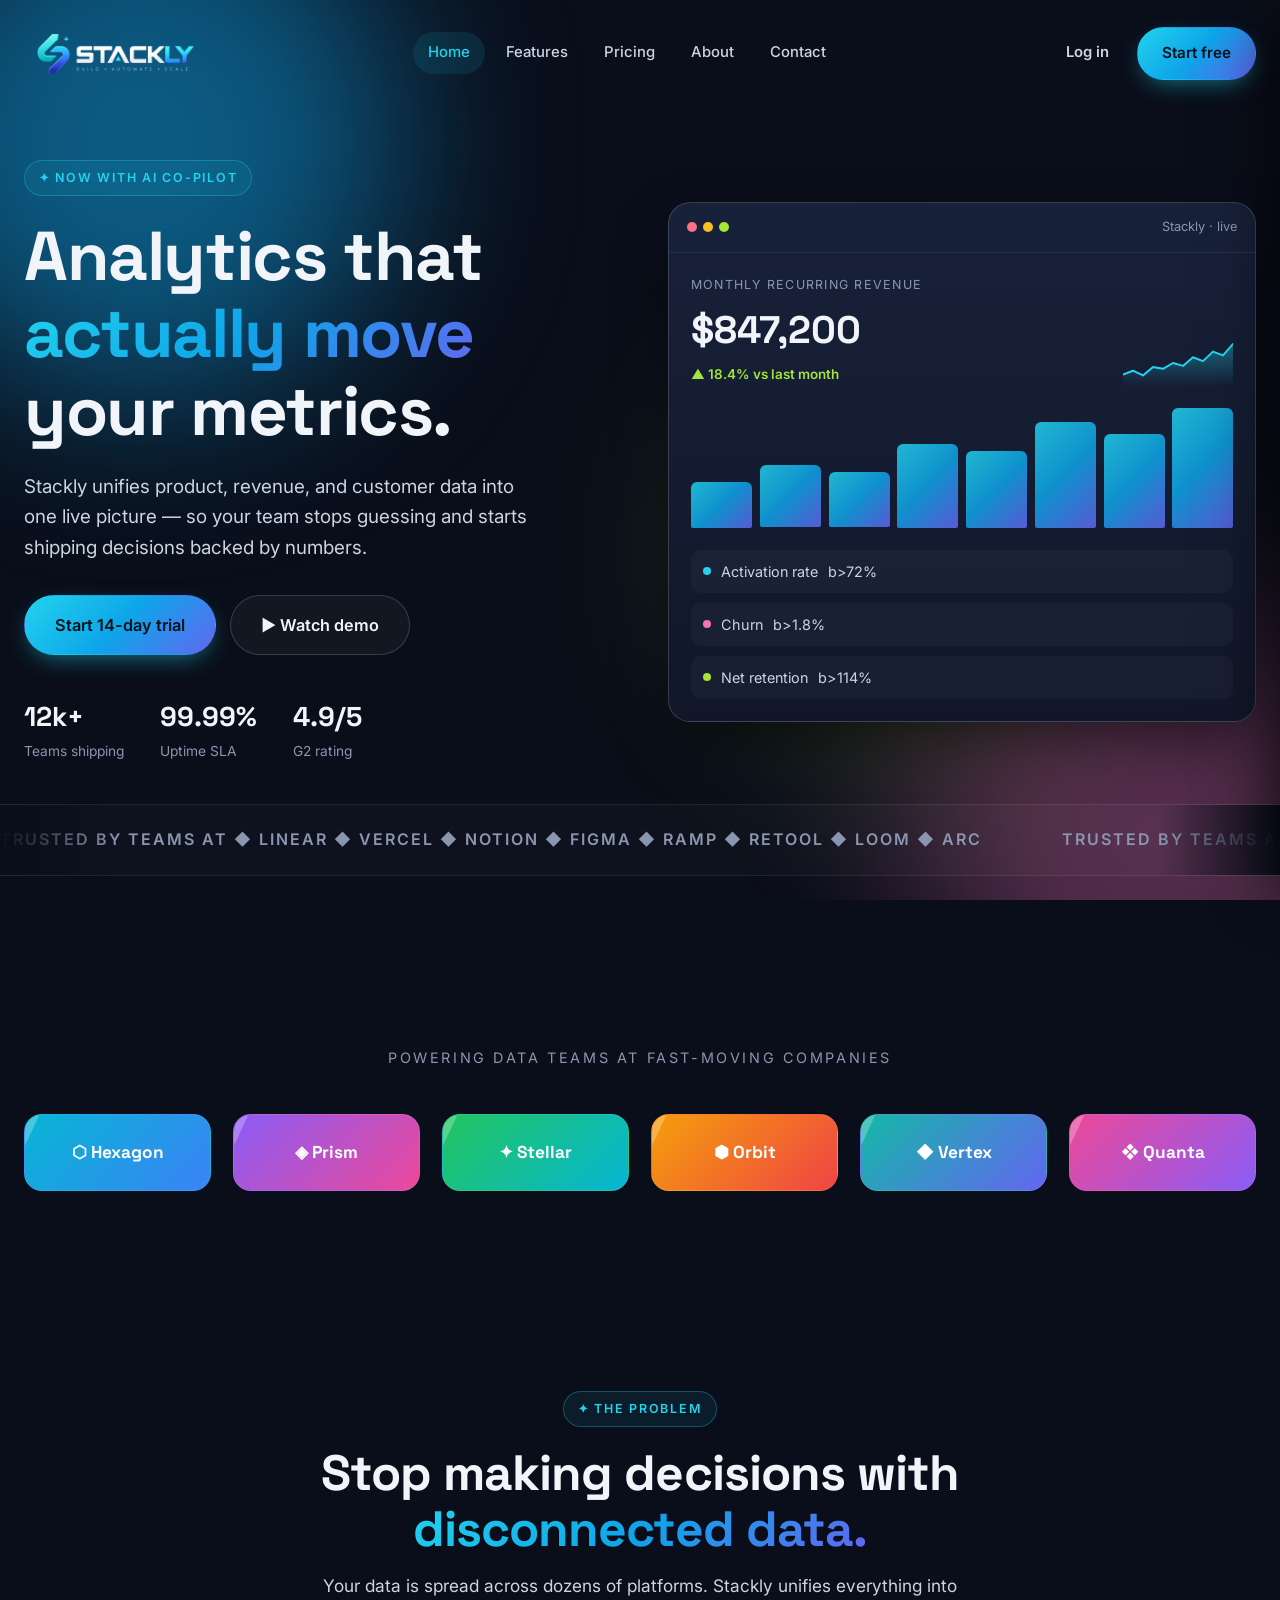
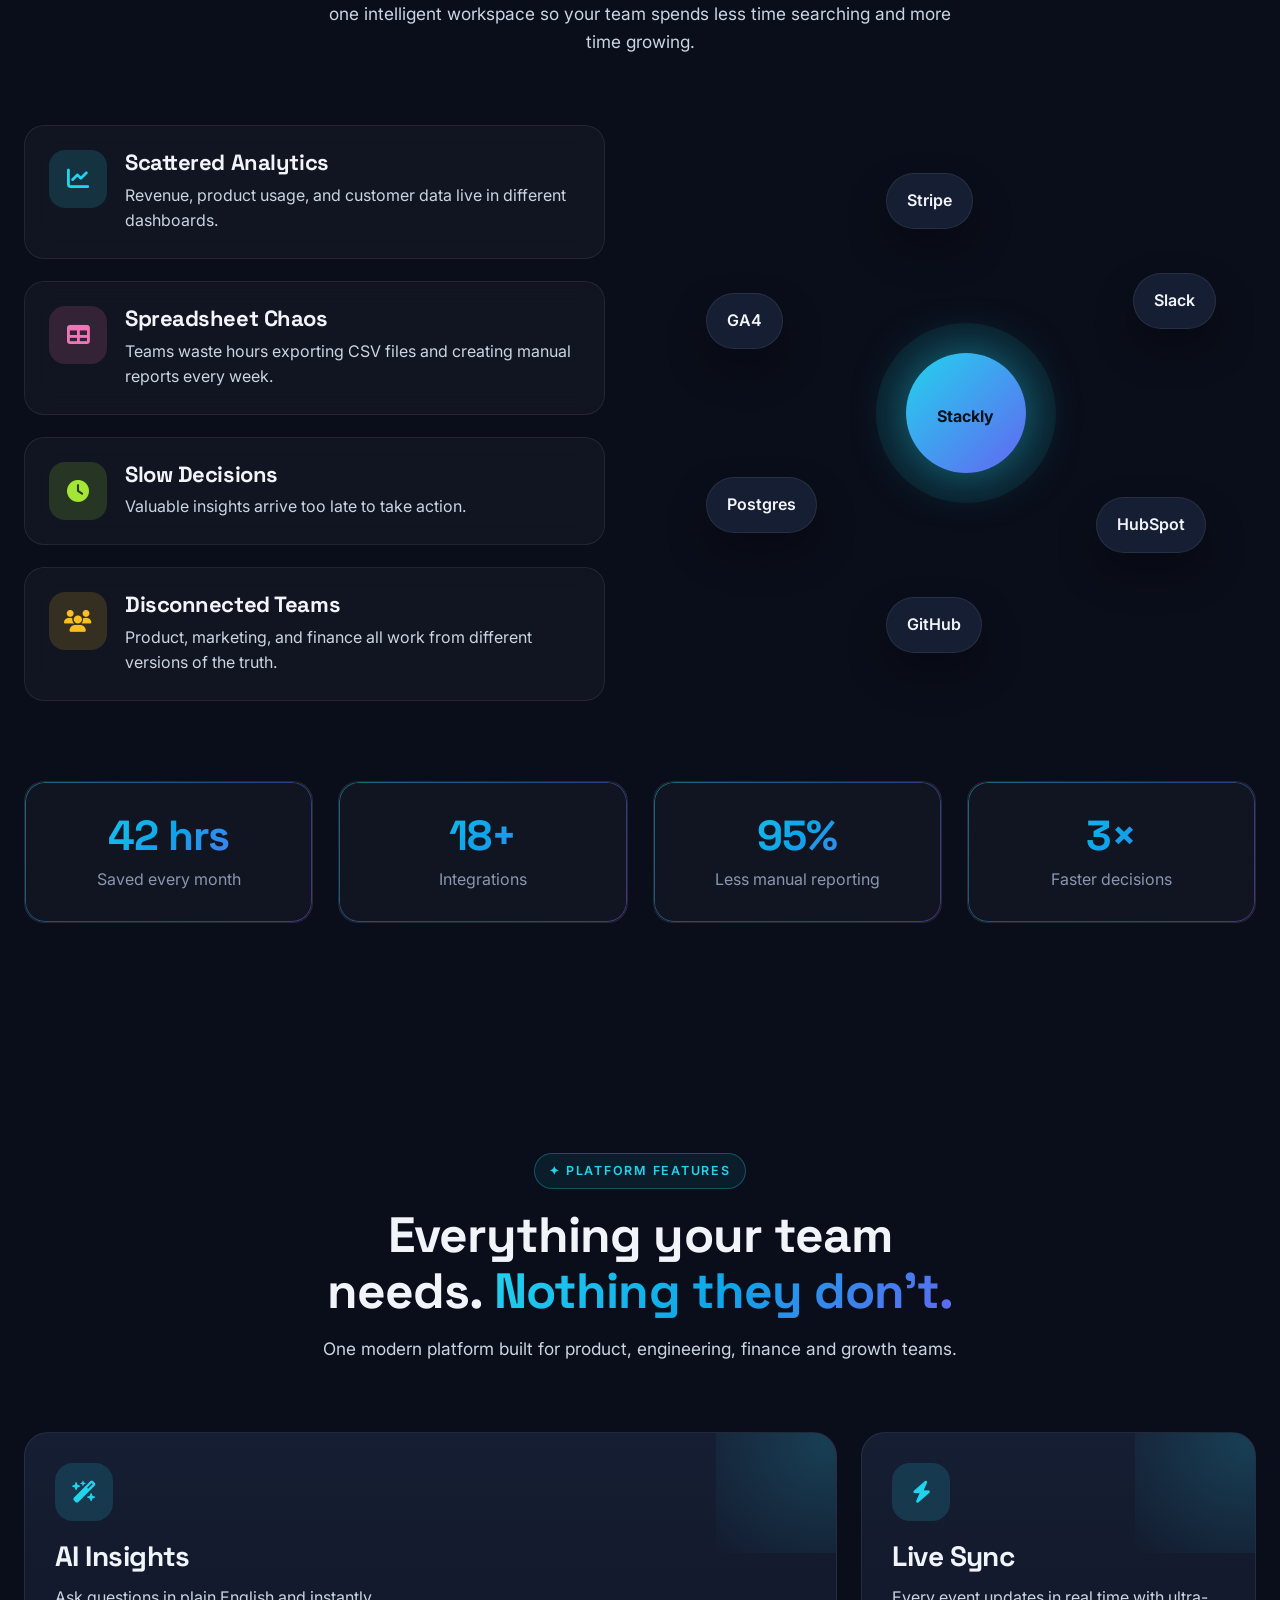
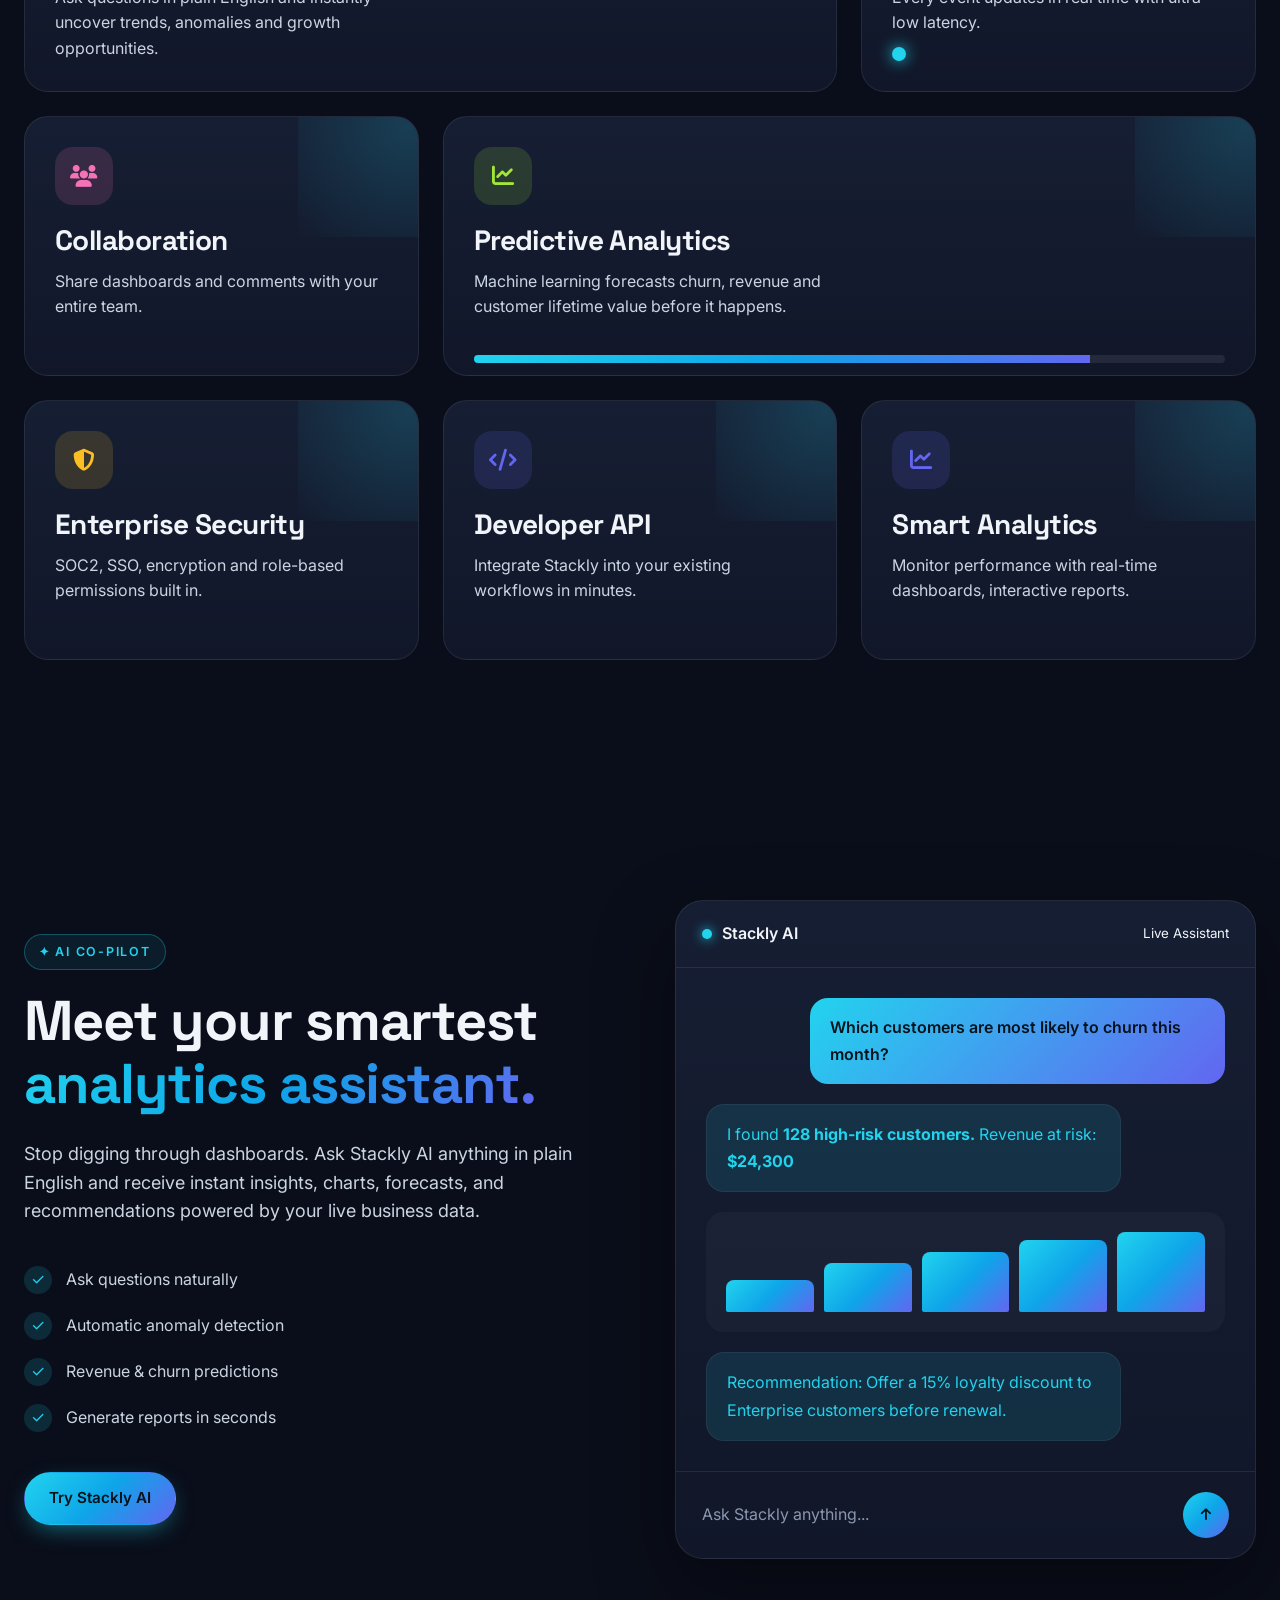
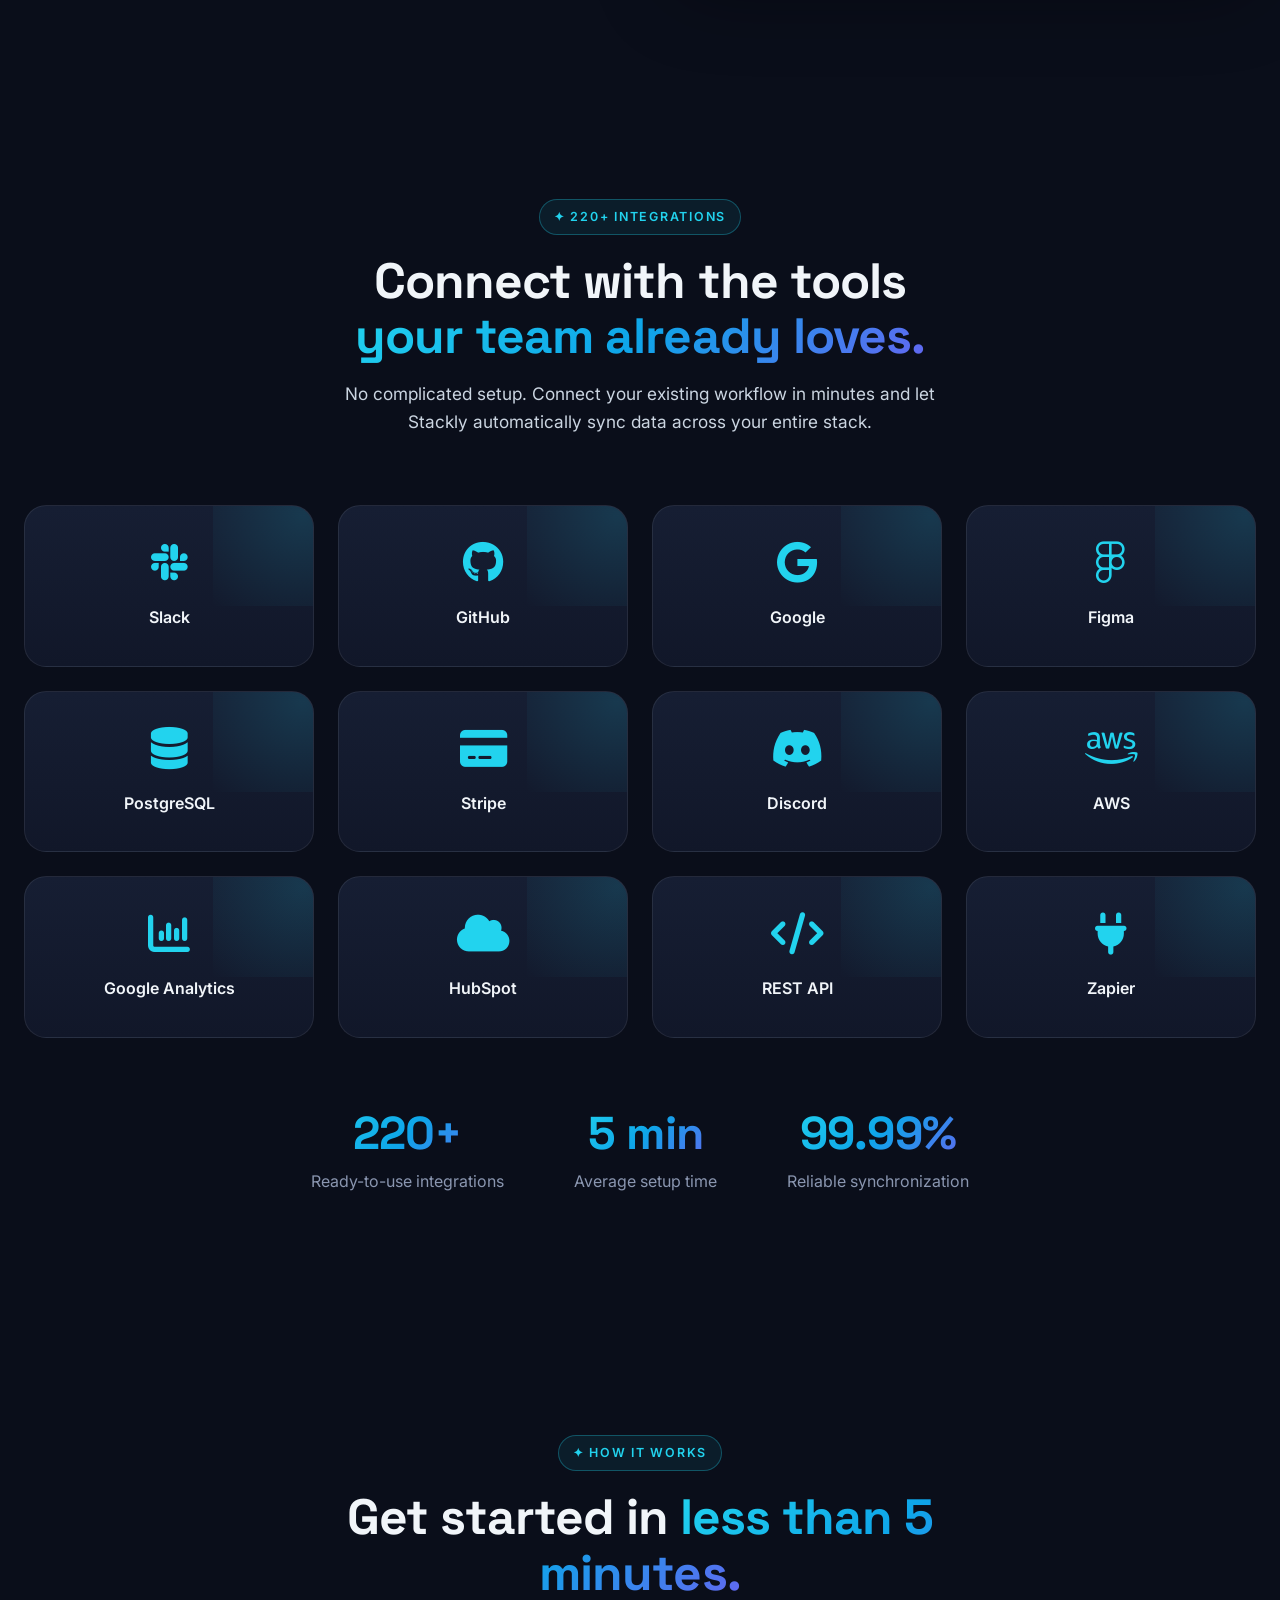
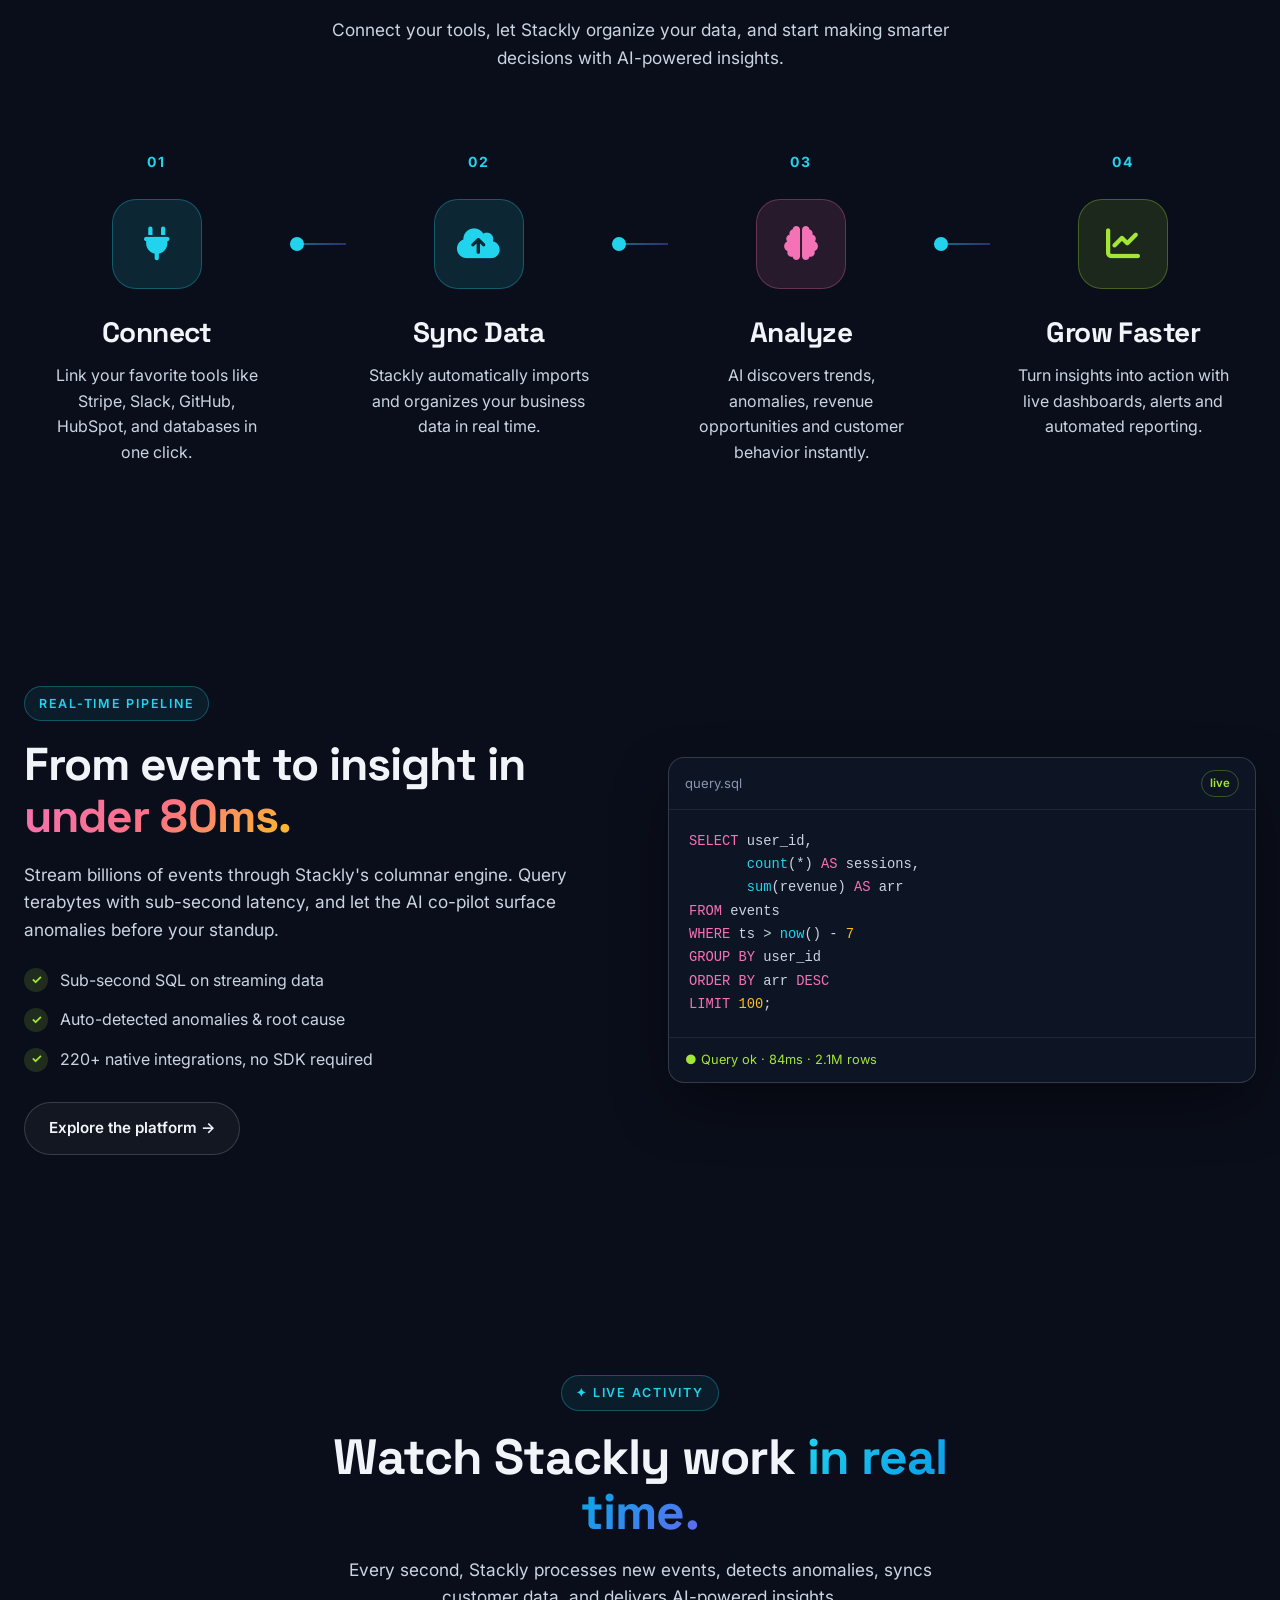
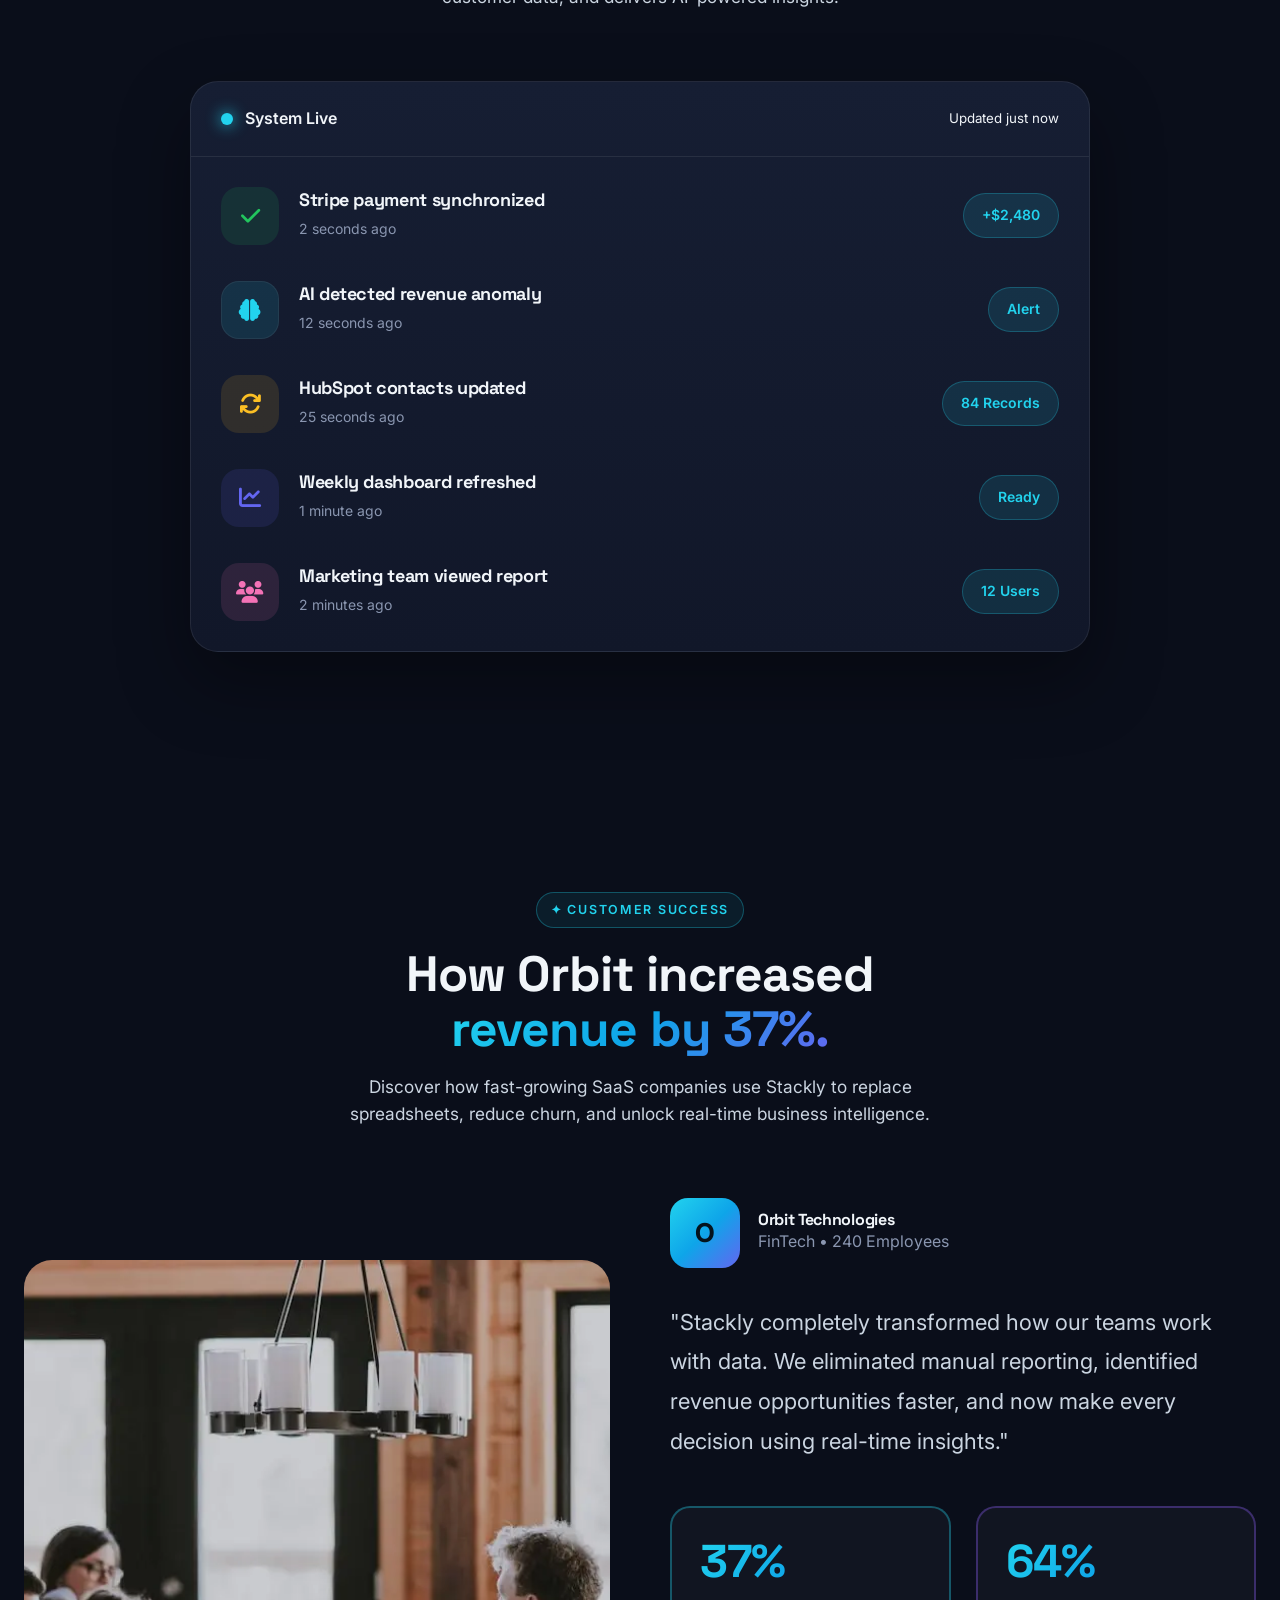
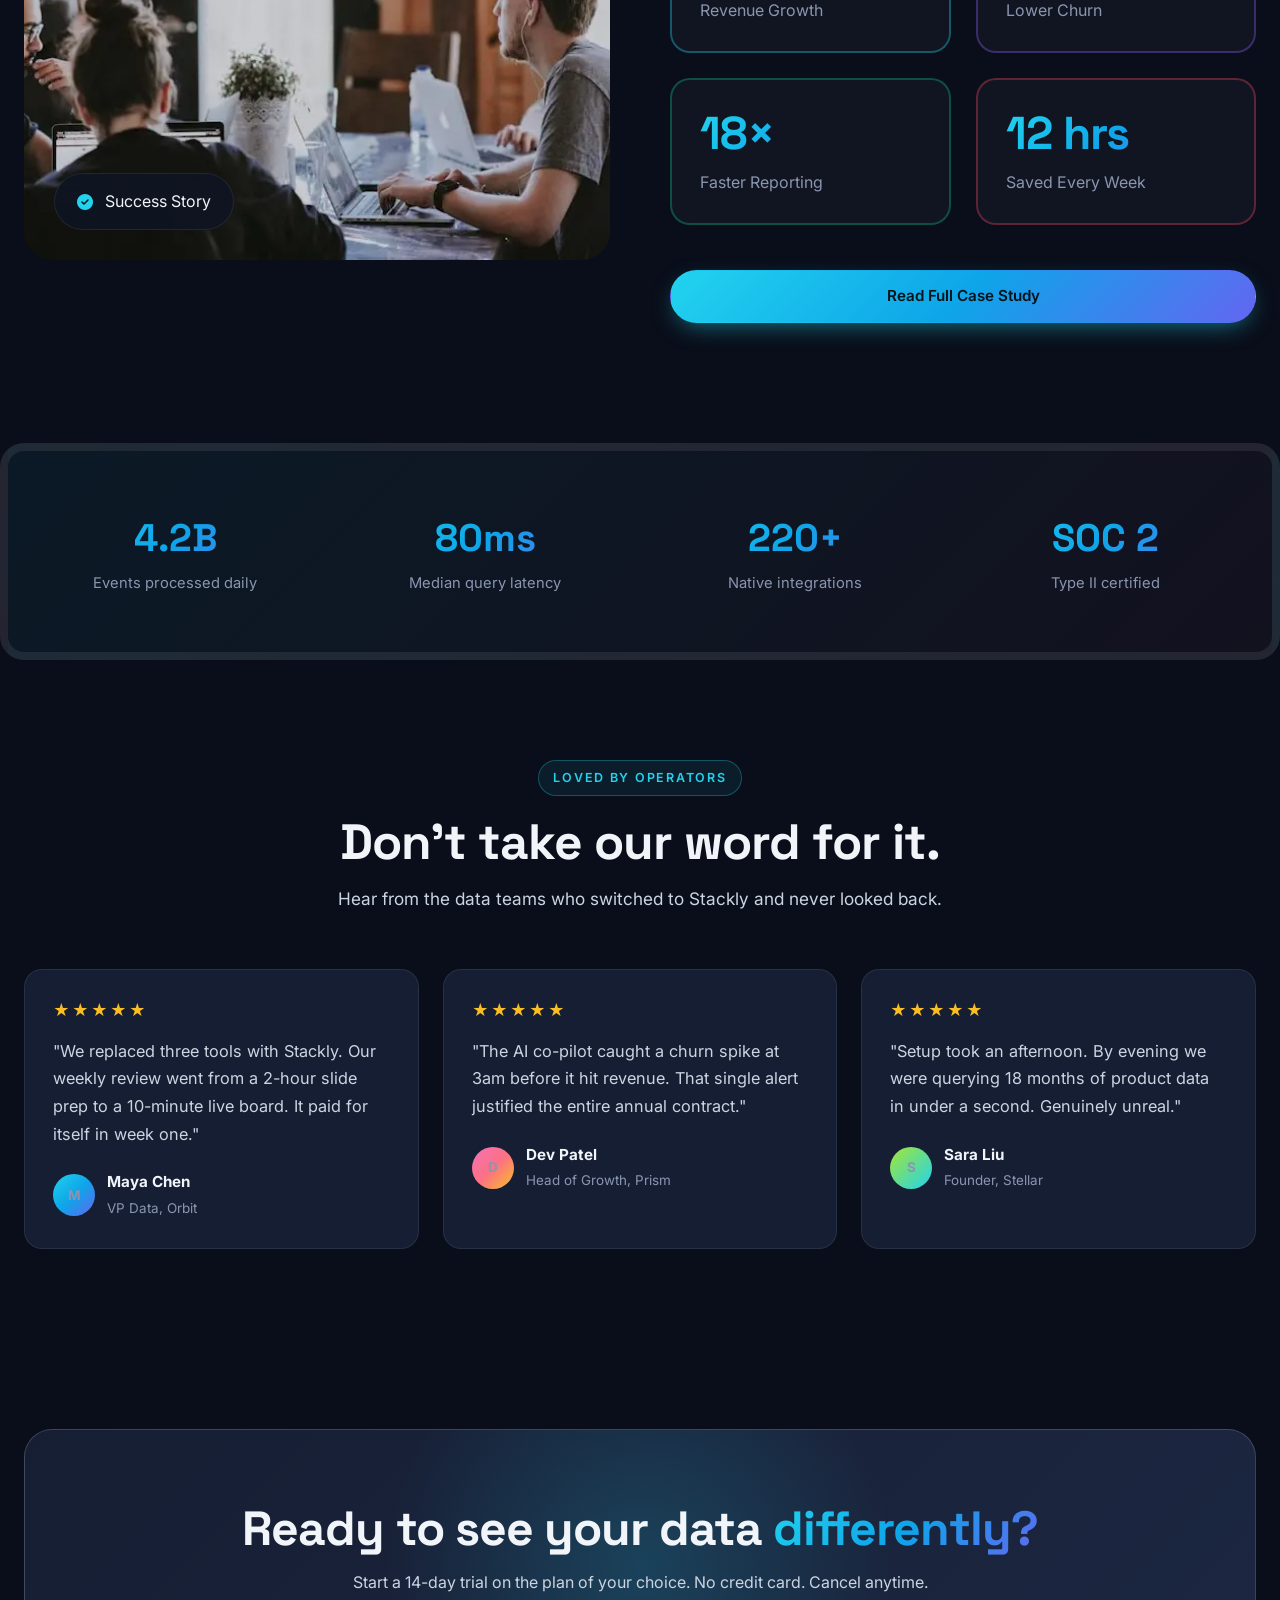
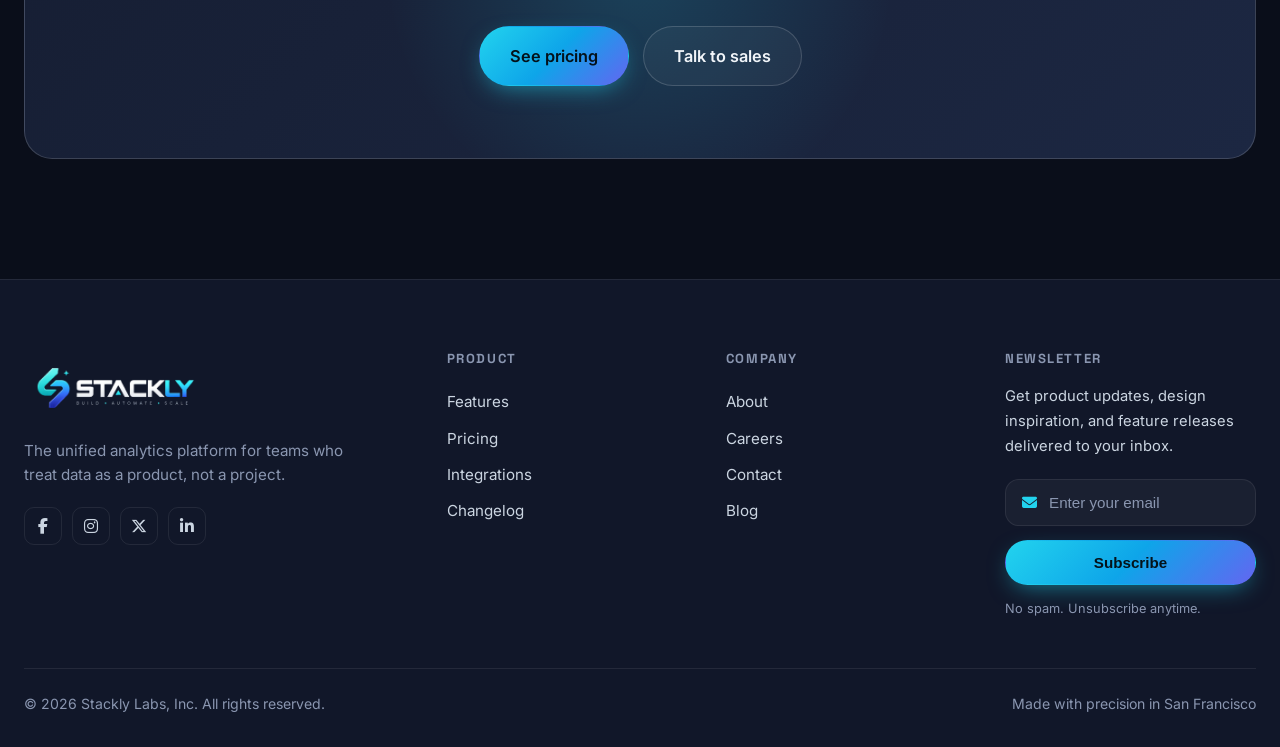
<file: index.html>
<!DOCTYPE html>
<html lang="en">
<head>
<meta charset="UTF-8" />
<meta name="viewport" content="width=device-width, initial-scale=1.0" />
<title>Stackly — Analytics that actually move metrics</title>
<link rel="preconnect" href="https://fonts.googleapis.com" />
<link rel="preconnect" href="https://fonts.gstatic.com" crossorigin />
<link href="https://fonts.googleapis.com/css2?family=Inter:wght@400;500;600;700&family=Space+Grotesk:wght@500;600;700&display=swap" rel="stylesheet" />
<link rel="stylesheet" href="https://cdnjs.cloudflare.com/ajax/libs/font-awesome/6.7.2/css/all.min.css" integrity="sha512-Evv84Mr4kqVGRNSgIGL/F/aIDqQb7xQ2vcrdIwxfjThSH8CSR7PBEakCr51Ck+w+/U6swU2Im1vVX0SVk9ABhg==" crossorigin="anonymous" referrerpolicy="no-referrer" />
<link rel="stylesheet" href="css/common.css" />
<link rel="stylesheet" href="css/home.css" />
</head>
<body>
<div class="bg-blobs"><span class="blob blob-1"></span><span class="blob blob-2"></span><span class="blob blob-3"></span></div>

<!-- NAV -->
<header class="nav" id="nav">
  <div class="container nav-inner">
    <a href="index.html" class="brand">
        <span class="brand-mark">
            <img src="images/logo.webp" alt="Stackly Logo">
        </span>
        <!-- <span class="brand-name">Stackly</span> -->
    </a>
    <nav class="nav-links">
      <a href="index.html" data-nav>Home</a>
      <a href="features.html" data-nav>Features</a>
      <a href="pricing.html" data-nav>Pricing</a>
      <a href="about.html" data-nav>About</a>
      <a href="contact.html" data-nav>Contact</a>
    </nav>
    <div class="nav-actions">
      <a href="login.html" class="login-link">Log in</a>
      <a href="pricing.html" class="btn btn-primary">Start free</a>
      <button class="hamburger" id="hamburger" aria-label="Open menu"><span></span><span></span><span></span></button>
    </div>
  </div>
</header>

<!-- MOBILE MENU -->
<aside class="mobile-menu" id="mobileMenu">
  <a href="index.html" class="mm-link" data-nav>Home</a>
  <a href="features.html" class="mm-link" data-nav>Features</a>
  <a href="pricing.html" class="mm-link" data-nav>Pricing</a>
  <a href="about.html" class="mm-link" data-nav>About</a>
  <a href="contact.html" class="mm-link" data-nav>Contact</a>
  <a href="login.html" class="btn btn-ghost mm-login">Log in</a>
  <a href="pricing.html" class="btn btn-primary mm-cta">Start free trial</a>
  <div class="mm-contact">

    <h4>Get in touch</h4>

    <a href="tel:+919876543210">
        <i class="fa-solid fa-phone"></i>
        +91 98765 43210
    </a>

    <a href="mailto:hello@stackly.com">
        <i class="fa-solid fa-envelope"></i>
        hello@stackly.com
    </a>

    <a href="#">
        <i class="fa-solid fa-location-dot"></i>
        Chennai, Tamil Nadu
    </a>

</div>
  <p class="mm-foot">© <span data-year></span> Stackly Labs, Inc.</p>
</aside>
<div class="menu-backdrop" id="menuBackdrop"></div>

<main>
  <!-- HERO -->
  <section class="hero">
    <div class="container hero-inner">
      <div class="hero-copy">
        <span class="eyebrow reveal">✦ Now with AI co-pilot</span>
        <h1 class="reveal d1">Analytics that <span class="grad-text">actually move</span> your metrics.</h1>
        <p class="reveal d2">Stackly unifies product, revenue, and customer data into one live picture — so your team stops guessing and starts shipping decisions backed by numbers.</p>
        <div class="hero-cta reveal d3">
          <a href="error.html" class="btn btn-primary btn-lg">Start 14-day trial</a>
          <a href="error.html" class="btn btn-ghost btn-lg">▶ Watch demo</a>
        </div>
        <div class="hero-stats reveal d4">
          <div><strong>12k+</strong><span>Teams shipping</span></div>
          <div><strong>99.99%</strong><span>Uptime SLA</span></div>
          <div><strong>4.9/5</strong><span>G2 rating</span></div>
        </div>
      </div>
      <div class="hero-visual reveal d2">
        <div class="dash-card">
          <div class="dash-head">
            <div class="dash-dots"><i></i><i></i><i></i></div>
            <span>Stackly · live</span>
          </div>
          <div class="dash-body">
            <div class="dash-top">
              <div>
                <p class="dash-label">Monthly recurring revenue</p>
                <p class="dash-value">$<span id="mrr">847,200</span></p>
                <p class="dash-delta up">▲ 18.4% vs last month</p>
              </div>
              <div class="dash-spark" id="spark"></div>
            </div>
            <div class="dash-chart">
              <div class="bar" style="--h:38%"></div>
              <div class="bar" style="--h:52%"></div>
              <div class="bar" style="--h:46%"></div>
              <div class="bar" style="--h:70%"></div>
              <div class="bar" style="--h:64%"></div>
              <div class="bar" style="--h:88%"></div>
              <div class="bar" style="--h:78%"></div>
              <div class="bar" style="--h:100%"></div>
            </div>
            <div class="dash-rows">
              <div class="dash-row"><span class="dot" style="background:#22d3ee"></span>Activation rate<span>b>72%</b></span></div>
              <div class="dash-row"><span class="dot" style="background:#f472b6"></span>Churn<span>b>1.8%</b></span></div>
              <div class="dash-row"><span class="dot" style="background:#a3e635"></span>Net retention<span>b>114%</b></span></div>
            </div>
          </div>
        </div>
        <!-- <div class="float-pill pill-1"><span style="background:#22d3ee"></span>New record · 2,401 events/s</div>
        <div class="float-pill pill-2"><span style="background:#f472b6"></span>AI insight ready</div> -->
      </div>
    </div>
    <div class="marquee">
    <div class="marquee-track">

        <span>
            Trusted by teams at ◆ Linear ◆ Vercel ◆ Notion ◆ Figma ◆ Ramp ◆ Retool ◆ Loom ◆ Arc
        </span>

        <span>
            Trusted by teams at ◆ Linear ◆ Vercel ◆ Notion ◆ Figma ◆ Ramp ◆ Retool ◆ Loom ◆ Arc
        </span>

    </div>
</div>
  </section>

  <!-- LOGOS -->
  <section class="logos">
    <div class="container">
      <p class="logos-title reveal">Powering data teams at fast-moving companies</p>
      <div class="logo-grid reveal d1">
        <div class="logo-item">⬡ Hexagon</div>
        <div class="logo-item">◈ Prism</div>
        <div class="logo-item">✦ Stellar</div>
        <div class="logo-item">⬢ Orbit</div>
        <div class="logo-item">◆ Vertex</div>
        <div class="logo-item">❖ Quanta</div>
      </div>
    </div>
  </section>

<!-- PROBLEM WE SOLVE -->
<section class="problem">
    <div class="container">

        <div class="section-head center reveal">
            <span class="eyebrow">✦ The Problem</span>

            <h2>
                Stop making decisions with
                <span class="grad-text">disconnected data.</span>
            </h2>

            <p>
                Your data is spread across dozens of platforms. Stackly unifies
                everything into one intelligent workspace so your team spends
                less time searching and more time growing.
            </p>
        </div>

        <div class="problem-grid">

            <!-- LEFT -->

            <div class="problem-left reveal">

                <div class="problem-card">
                    <div class="problem-icon">
                        <i class="fa-solid fa-chart-line"></i>
                    </div>

                    <div>
                        <h4>Scattered Analytics</h4>
                        <p>
                            Revenue, product usage, and customer data live in
                            different dashboards.
                        </p>
                    </div>
                </div>

                <div class="problem-card">
                    <div class="problem-icon pink">
                        <i class="fa-solid fa-table"></i>
                    </div>

                    <div>
                        <h4>Spreadsheet Chaos</h4>
                        <p>
                            Teams waste hours exporting CSV files and creating
                            manual reports every week.
                        </p>
                    </div>
                </div>

                <div class="problem-card">
                    <div class="problem-icon green">
                        <i class="fa-solid fa-clock"></i>
                    </div>

                    <div>
                        <h4>Slow Decisions</h4>
                        <p>
                            Valuable insights arrive too late to take action.
                        </p>
                    </div>
                </div>

                <div class="problem-card">
                    <div class="problem-icon orange">
                        <i class="fa-solid fa-users"></i>
                    </div>

                    <div>
                        <h4>Disconnected Teams</h4>
                        <p>
                            Product, marketing, and finance all work from
                            different versions of the truth.
                        </p>
                    </div>
                </div>

            </div>

            <!-- RIGHT -->

            <div class="problem-right reveal d2">

                <div class="network">

                    <div class="center-node">

                        <div class="pulse"></div>

                        <div class="core">

                            <i class="fa-solid fa-sparkles"></i>

                            <span>Stackly</span>

                        </div>

                    </div>

                    <div class="tool tool1">Stripe</div>

                    <div class="tool tool2">Slack</div>

                    <div class="tool tool3">HubSpot</div>

                    <div class="tool tool4">GitHub</div>

                    <div class="tool tool5">GA4</div>

                    <div class="tool tool6">Postgres</div>

                </div>

            </div>

        </div>

        <div class="problem-stats reveal">

            <div>

                <h3>42 hrs</h3>

                <span>Saved every month</span>

            </div>

            <div>

                <h3>18+</h3>

                <span>Integrations</span>

            </div>

            <div>

                <h3>95%</h3>

                <span>Less manual reporting</span>

            </div>

            <div>

                <h3>3×</h3>

                <span>Faster decisions</span>

            </div>

        </div>

    </div>
</section>

<!-- BENTO FEATURES -->
<section class="bento">
    <div class="container">

        <div class="section-head center reveal">
            <span class="eyebrow">✦ Platform Features</span>

            <h2>
                Everything your team needs.
                <span class="grad-text">Nothing they don't.</span>
            </h2>

            <p>
                One modern platform built for product, engineering,
                finance and growth teams.
            </p>
        </div>

        <div class="bento-grid">

            <!-- CARD 1 -->

            <article class="bento-card large reveal">

                <div class="card-icon">
                    <i class="fa-solid fa-wand-magic-sparkles"></i>
                </div>

                <h3>AI Insights</h3>

                <p>
                    Ask questions in plain English and instantly uncover
                    trends, anomalies and growth opportunities.
                </p>

                <div class="mini-chart">

                    <div style="height:45%"></div>
                    <div style="height:70%"></div>
                    <div style="height:58%"></div>
                    <div style="height:88%"></div>
                    <div style="height:100%"></div>

                </div>

            </article>

            <!-- CARD 2 -->

            <article class="bento-card reveal">

                <div class="card-icon cyan">
                    <i class="fa-solid fa-bolt"></i>
                </div>

                <h3>Live Sync</h3>

                <p>
                    Every event updates in real time with
                    ultra-low latency.
                </p>

                <span class="live-dot"></span>

            </article>

            <!-- CARD 3 -->

            <article class="bento-card reveal">

                <div class="card-icon pink">
                    <i class="fa-solid fa-users"></i>
                </div>

                <h3>Collaboration</h3>

                <p>
                    Share dashboards and comments with
                    your entire team.
                </p>

            </article>

            <!-- CARD 4 -->

            <article class="bento-card wide reveal">

                <div class="card-icon green">
                    <i class="fa-solid fa-chart-line"></i>
                </div>

                <h3>Predictive Analytics</h3>

                <p>
                    Machine learning forecasts churn,
                    revenue and customer lifetime value
                    before it happens.
                </p>

                <div class="progress-wrap">

                    <div class="progress">
                        <span></span>
                    </div>

                </div>

            </article>

            <!-- CARD 5 -->

            <article class="bento-card reveal">

                <div class="card-icon orange">
                    <i class="fa-solid fa-shield-halved"></i>
                </div>

                <h3>Enterprise Security</h3>

                <p>
                    SOC2, SSO, encryption and
                    role-based permissions built in.
                </p>

            </article>

            <!-- CARD 6 -->

            <article class="bento-card reveal">

                <div class="card-icon purple">
                    <i class="fa-solid fa-code"></i>
                </div>

                <h3>Developer API</h3>

                <p>
                    Integrate Stackly into your
                    existing workflows in minutes.
                </p>

            </article>

            <!-- CARD 6 -->

            <article class="bento-card reveal">

                <div class="card-icon purple">
                    <i class="fa-solid fa-chart-line"></i>
                </div>

                <h3>Smart Analytics</h3>

                <p>
                    Monitor performance with real-time dashboards, interactive reports.
                </p>

            </article>

        </div>

    </div>
</section>

<!-- AI ASSISTANT -->
<section class="ai-showcase">
    <div class="container">

        <div class="ai-grid">

            <!-- LEFT CONTENT -->

            <div class="ai-content reveal">

                <span class="eyebrow">
                    ✦ AI Co-Pilot
                </span>

                <h2>
                    Meet your smartest
                    <span class="grad-text">
                        analytics assistant.
                    </span>
                </h2>

                <p>
                    Stop digging through dashboards. Ask Stackly AI anything in
                    plain English and receive instant insights, charts, forecasts,
                    and recommendations powered by your live business data.
                </p>

                <ul class="ai-list">

                    <li>
                        <span>✓</span>
                        Ask questions naturally
                    </li>

                    <li>
                        <span>✓</span>
                        Automatic anomaly detection
                    </li>

                    <li>
                        <span>✓</span>
                        Revenue & churn predictions
                    </li>

                    <li>
                        <span>✓</span>
                        Generate reports in seconds
                    </li>

                </ul>

                <a href="error.html" class="btn btn-primary">
                    Try Stackly AI
                </a>

            </div>

            <!-- RIGHT CHAT -->

            <div class="ai-chat reveal d2">

                <div class="chat-window">

                    <div class="chat-header">

                        <div class="chat-status">

                            <span></span>

                            Stackly AI

                        </div>

                        <small>Live Assistant</small>

                    </div>

                    <div class="chat-body">

                        <div class="msg user">

                            Which customers are most likely
                            to churn this month?

                        </div>

                        <div class="msg ai">

                            I found <strong>128 high-risk customers.</strong>

                            Revenue at risk:
                            <b>$24,300</b>

                        </div>

                        <div class="chart-box">

                            <div style="height:40%"></div>
                            <div style="height:62%"></div>
                            <div style="height:75%"></div>
                            <div style="height:90%"></div>
                            <div style="height:100%"></div>

                        </div>

                        <div class="msg ai">

                            Recommendation:

                            Offer a 15% loyalty discount to
                            Enterprise customers before renewal.

                        </div>

                    </div>

                    <div class="chat-input">

                        <span>
                            Ask Stackly anything...
                        </span>

                        <button>

                            <i class="fa-solid fa-arrow-up"></i>

                        </button>

                    </div>

                </div>

            </div>

        </div>

    </div>
</section>

<!-- ==========================
        INTEGRATIONS
=========================== -->
<section class="integrations">

    <div class="container">

        <div class="section-head center reveal">

            <span class="eyebrow">
                ✦ 220+ Integrations
            </span>

            <h2>
                Connect with the tools
                <span class="grad-text">
                    your team already loves.
                </span>
            </h2>

            <p>
                No complicated setup. Connect your existing workflow in minutes
                and let Stackly automatically sync data across your entire stack.
            </p>

        </div>

        <div class="integration-wrapper reveal">

            <div class="integration-grid">

                <div class="integration-card">
                    <i class="fa-brands fa-slack"></i>
                    <span>Slack</span>
                </div>

                <div class="integration-card">
                    <i class="fa-brands fa-github"></i>
                    <span>GitHub</span>
                </div>

                <div class="integration-card">
                    <i class="fa-brands fa-google"></i>
                    <span>Google</span>
                </div>

                <div class="integration-card">
                    <i class="fa-brands fa-figma"></i>
                    <span>Figma</span>
                </div>

                <div class="integration-card">
                    <i class="fa-solid fa-database"></i>
                    <span>PostgreSQL</span>
                </div>

                <div class="integration-card">
                    <i class="fa-solid fa-credit-card"></i>
                    <span>Stripe</span>
                </div>

                <div class="integration-card">
                    <i class="fa-brands fa-discord"></i>
                    <span>Discord</span>
                </div>

                <div class="integration-card">
                    <i class="fa-brands fa-aws"></i>
                    <span>AWS</span>
                </div>

                <div class="integration-card">
                    <i class="fa-solid fa-chart-column"></i>
                    <span>Google Analytics</span>
                </div>

                <div class="integration-card">
                    <i class="fa-solid fa-cloud"></i>
                    <span>HubSpot</span>
                </div>

                <div class="integration-card">
                    <i class="fa-solid fa-code"></i>
                    <span>REST API</span>
                </div>

                <div class="integration-card">
                    <i class="fa-solid fa-plug"></i>
                    <span>Zapier</span>
                </div>

            </div>

        </div>

        <div class="integration-bottom reveal">

            <div class="integration-stat">
                <h3>220+</h3>
                <span>Ready-to-use integrations</span>
            </div>

            <div class="integration-stat">
                <h3>5 min</h3>
                <span>Average setup time</span>
            </div>

            <div class="integration-stat">
                <h3>99.99%</h3>
                <span>Reliable synchronization</span>
            </div>

        </div>

    </div>

</section>

<!--==================================
        HOW IT WORKS
===================================-->
<section class="how-it-works">

    <div class="container">

        <div class="section-head center reveal">

            <span class="eyebrow">
                ✦ How It Works
            </span>

            <h2>
                Get started in
                <span class="grad-text">less than 5 minutes.</span>
            </h2>

            <p>
                Connect your tools, let Stackly organize your data,
                and start making smarter decisions with AI-powered insights.
            </p>

        </div>

        <div class="workflow">

            <!-- STEP 1 -->

            <div class="workflow-step reveal">

                <div class="step-number">
                    01
                </div>

                <div class="step-icon">

                    <i class="fa-solid fa-plug"></i>

                </div>

                <h3>Connect</h3>

                <p>
                    Link your favorite tools like Stripe, Slack,
                    GitHub, HubSpot, and databases in one click.
                </p>

            </div>

            <!-- STEP 2 -->

            <div class="workflow-line"></div>

            <div class="workflow-step reveal d1">

                <div class="step-number">
                    02
                </div>

                <div class="step-icon cyan">

                    <i class="fa-solid fa-cloud-arrow-up"></i>

                </div>

                <h3>Sync Data</h3>

                <p>
                    Stackly automatically imports and organizes
                    your business data in real time.
                </p>

            </div>

            <!-- STEP 3 -->

            <div class="workflow-line"></div>

            <div class="workflow-step reveal d2">

                <div class="step-number">
                    03
                </div>

                <div class="step-icon pink">

                    <i class="fa-solid fa-brain"></i>

                </div>

                <h3>Analyze</h3>

                <p>
                    AI discovers trends, anomalies, revenue
                    opportunities and customer behavior instantly.
                </p>

            </div>

            <!-- STEP 4 -->

            <div class="workflow-line"></div>

            <div class="workflow-step reveal d3">

                <div class="step-number">
                    04
                </div>

                <div class="step-icon green">

                    <i class="fa-solid fa-chart-line"></i>

                </div>

                <h3>Grow Faster</h3>

                <p>
                    Turn insights into action with live dashboards,
                    alerts and automated reporting.
                </p>

            </div>

        </div>

    </div>

</section>

  <!-- FEATURE SPLIT -->
  <section class="split">
    <div class="container split-inner">
      <div class="split-copy reveal">
        <span class="eyebrow">Real-time pipeline</span>
        <h2>From event to insight in <span class="grad-text-warm">under 80ms.</span></h2>
        <p>Stream billions of events through Stackly's columnar engine. Query terabytes with sub-second latency, and let the AI co-pilot surface anomalies before your standup.</p>
        <ul class="check-list">
          <li><span class="check">✓</span> Sub-second SQL on streaming data</li>
          <li><span class="check">✓</span> Auto-detected anomalies & root cause</li>
          <li><span class="check">✓</span> 220+ native integrations, no SDK required</li>
        </ul>
        <a href="error.html" class="btn btn-ghost">Explore the platform →</a>
      </div>
      <div class="split-visual reveal d2">
        <div class="code-card">
          <div class="code-head"><span>query.sql</span><span class="code-badge">live</span></div>
          <pre class="code-block"><span class="kw">SELECT</span> user_id,
       <span class="fn">count</span>(*) <span class="kw">AS</span> sessions,
       <span class="fn">sum</span>(revenue) <span class="kw">AS</span> arr
<span class="kw">FROM</span> events
<span class="kw">WHERE</span> ts &gt; <span class="fn">now</span>() - <span class="num">7</span>
<span class="kw">GROUP BY</span> user_id
<span class="kw">ORDER BY</span> arr <span class="kw">DESC</span>
<span class="kw">LIMIT</span> <span class="num">100</span>;</pre>
          <div class="code-result">
            <span class="ok">● Query ok · 84ms · 2.1M rows</span>
          </div>
        </div>
      </div>
    </div>
  </section>

<!--==================================
        LIVE ACTIVITY
===================================-->

<section class="live-activity">

    <div class="container">

        <div class="section-head center reveal">

            <span class="eyebrow">
                ✦ Live Activity
            </span>

            <h2>
                Watch Stackly work
                <span class="grad-text">
                    in real time.
                </span>
            </h2>

            <p>
                Every second, Stackly processes new events, detects anomalies,
                syncs customer data, and delivers AI-powered insights.
            </p>

        </div>

        <div class="activity-board reveal">

            <div class="activity-header">

                <div class="live-status">

                    <span></span>

                    System Live

                </div>

                <small>Updated just now</small>

            </div>

            <div class="activity-list">

                <div class="activity-item">

                    <div class="activity-icon success">
                        <i class="fa-solid fa-check"></i>
                    </div>

                    <div class="activity-info">
                        <h4>Stripe payment synchronized</h4>
                        <span>2 seconds ago</span>
                    </div>

                    <div class="activity-tag">
                        +$2,480
                    </div>

                </div>

                <div class="activity-item">

                    <div class="activity-icon ai">
                        <i class="fa-solid fa-brain"></i>
                    </div>

                    <div class="activity-info">
                        <h4>AI detected revenue anomaly</h4>
                        <span>12 seconds ago</span>
                    </div>

                    <div class="activity-tag">
                        Alert
                    </div>

                </div>

                <div class="activity-item">

                    <div class="activity-icon sync">
                        <i class="fa-solid fa-arrows-rotate"></i>
                    </div>

                    <div class="activity-info">
                        <h4>HubSpot contacts updated</h4>
                        <span>25 seconds ago</span>
                    </div>

                    <div class="activity-tag">
                        84 Records
                    </div>

                </div>

                <div class="activity-item">

                    <div class="activity-icon chart">
                        <i class="fa-solid fa-chart-line"></i>
                    </div>

                    <div class="activity-info">
                        <h4>Weekly dashboard refreshed</h4>
                        <span>1 minute ago</span>
                    </div>

                    <div class="activity-tag">
                        Ready
                    </div>

                </div>

                <div class="activity-item">

                    <div class="activity-icon team">
                        <i class="fa-solid fa-users"></i>
                    </div>

                    <div class="activity-info">
                        <h4>Marketing team viewed report</h4>
                        <span>2 minutes ago</span>
                    </div>

                    <div class="activity-tag">
                        12 Users
                    </div>

                </div>

            </div>

        </div>

    </div>

</section>

<!--==================================
        SUCCESS STORY
===================================-->

<section class="success-story">

    <div class="container">

        <div class="section-head center reveal">

            <span class="eyebrow">
                ✦ Customer Success
            </span>

            <h2>
                How Orbit increased
                <span class="grad-text">
                    revenue by 37%.
                </span>
            </h2>

            <p>
                Discover how fast-growing SaaS companies use Stackly
                to replace spreadsheets, reduce churn, and unlock
                real-time business intelligence.
            </p>

        </div>

        <div class="story-box reveal">

            <!-- LEFT -->

            <div class="story-image">

                <img
                src="images/home1.webp"
                alt="Business Team">

                <div class="story-tag">

                    <i class="fa-solid fa-circle-check"></i>

                    Success Story

                </div>

            </div>

            <!-- RIGHT -->

            <div class="story-content">

                <div class="company">

                    <div class="company-logo">
                        O
                    </div>

                    <div>

                        <h4>Orbit Technologies</h4>

                        <span>FinTech • 240 Employees</span>

                    </div>

                </div>

                <blockquote>

                    "Stackly completely transformed how our teams
                    work with data. We eliminated manual reporting,
                    identified revenue opportunities faster, and now
                    make every decision using real-time insights."

                </blockquote>

                <div class="story-metrics">

                    <div>

                        <h3>37%</h3>

                        <span>Revenue Growth</span>

                    </div>

                    <div>

                        <h3>64%</h3>

                        <span>Lower Churn</span>

                    </div>

                    <div>

                        <h3>18×</h3>

                        <span>Faster Reporting</span>

                    </div>

                    <div>

                        <h3>12 hrs</h3>

                        <span>Saved Every Week</span>

                    </div>

                </div>

                <a href="error.html" class="btn btn-primary">

                    Read Full Case Study

                </a>

            </div>

        </div>

    </div>

</section>

  <!-- STATS BAND -->
  <section class="band">
    <div class="container band-inner">
      <div class="band-item reveal"><strong>4.2B</strong><p>Events processed daily</p></div>
      <div class="band-item reveal d1"><strong>80ms</strong><p>Median query latency</p></div>
      <div class="band-item reveal d2"><strong>220+</strong><p>Native integrations</p></div>
      <div class="band-item reveal d3"><strong>SOC 2</strong><p>Type II certified</p></div>
    </div>
  </section>

  <!-- TESTIMONIALS -->
  <section class="quotes">
    <div class="container">
      <div class="section-head center reveal">
        <span class="eyebrow">Loved by operators</span>
        <h2>Don't take our word for it.</h2>
        <p>Hear from the data teams who switched to Stackly and never looked back.</p>
      </div>
      <div class="quote-grid">
        <figure class="quote-card reveal">
          <div class="stars">★★★★★</div>
          <blockquote>"We replaced three tools with Stackly. Our weekly review went from a 2-hour slide prep to a 10-minute live board. It paid for itself in week one."</blockquote>
          <figcaption><span class="avatar" style="background:var(--grad-primary)">M</span><div><strong>Maya Chen</strong><span>VP Data, Orbit</span></div></figcaption>
        </figure>
        <figure class="quote-card reveal d1">
          <div class="stars">★★★★★</div>
          <blockquote>"The AI co-pilot caught a churn spike at 3am before it hit revenue. That single alert justified the entire annual contract."</blockquote>
          <figcaption><span class="avatar" style="background:var(--grad-warm)">D</span><div><strong>Dev Patel</strong><span>Head of Growth, Prism</span></div></figcaption>
        </figure>
        <figure class="quote-card reveal d2">
          <div class="stars">★★★★★</div>
          <blockquote>"Setup took an afternoon. By evening we were querying 18 months of product data in under a second. Genuinely unreal."</blockquote>
          <figcaption><span class="avatar" style="background:var(--grad-cool)">S</span><div><strong>Sara Liu</strong><span>Founder, Stellar</span></div></figcaption>
        </figure>
      </div>
    </div>
  </section>

  <!-- CTA -->
  <section class="cta-final">
    <div class="container">
      <div class="cta-box reveal">
        <div class="cta-glow"></div>
        <h2>Ready to see your data <span class="grad-text">differently?</span></h2>
        <p>Start a 14-day trial on the plan of your choice. No credit card. Cancel anytime.</p>
        <div class="cta-actions">
          <a href="error.html" class="btn btn-primary btn-lg">See pricing</a>
          <a href="error.html" class="btn btn-ghost btn-lg">Talk to sales</a>
        </div>
      </div>
    </div>
  </section>
</main>

<!-- FOOTER -->
<footer class="footer">
  <div class="container">
    <div class="footer-grid">
      <div class="footer-brand">
        <a href="index.html" class="brand">
            <span class="brand-mark">
                <img src="images/logo.webp" alt="Stackly Logo">
            </span>
            <!-- <span class="brand-name">Stackly</span> -->
        </a>
        <p>The unified analytics platform for teams who treat data as a product, not a project.</p>
        <div class="socials">
            <a href="error.html"><i class="fa-brands fa-facebook-f"></i></a>

            <a href="error.html"><i class="fa-brands fa-instagram"></i></a>

            <a href="error.html"><i class="fa-brands fa-x-twitter"></i></a>

            <a href="error.html"><i class="fa-brands fa-linkedin-in"></i></a>
        </div>
      </div>
      <div class="footer-col">
        <h4>Product</h4>
        <a href="features.html">Features</a>
        <a href="pricing.html">Pricing</a>
        <a href="error.html">Integrations</a>
        <a href="error.html">Changelog</a>
      </div>
      <div class="footer-col">
        <h4>Company</h4>
        <a href="about.html">About</a>
        <a href="error.html">Careers</a>
        <a href="contact.html">Contact</a>
        <a href="error.html">Blog</a>
      </div>
      <!-- <div class="footer-col">
        <h4>Resources</h4>
        <a href="error.html">Docs</a>
        <a href="error.html">API reference</a>
        <a href="error.html">Community</a>
        <a href="error.html">Status</a>
      </div> -->

      <div class="footer-col footer-newsletter">
          <h4>Newsletter</h4>

          <p>
              Get product updates, design inspiration, and feature releases delivered
              to your inbox.
          </p>

          <form class="newsletter-form">

              <div class="newsletter-input">

                  <i class="fa-solid fa-envelope"></i>

                  <input
                      type="email"
                      placeholder="Enter your email"
                      required>

              </div>

              <button type="submit" class="btn btn-primary">
                  Subscribe
              </button>

          </form>

          <small>No spam. Unsubscribe anytime.</small>
      </div>
    </div>
    <div class="footer-bottom">
      <p>© <span data-year></span> Stackly Labs, Inc. All rights reserved.</p>
      <p>Made with precision in San Francisco</p>
    </div>
  </div>
</footer>

<script src="js/common.js"></script>
<script src="js/home.js"></script>
</body>
</html>
</file>
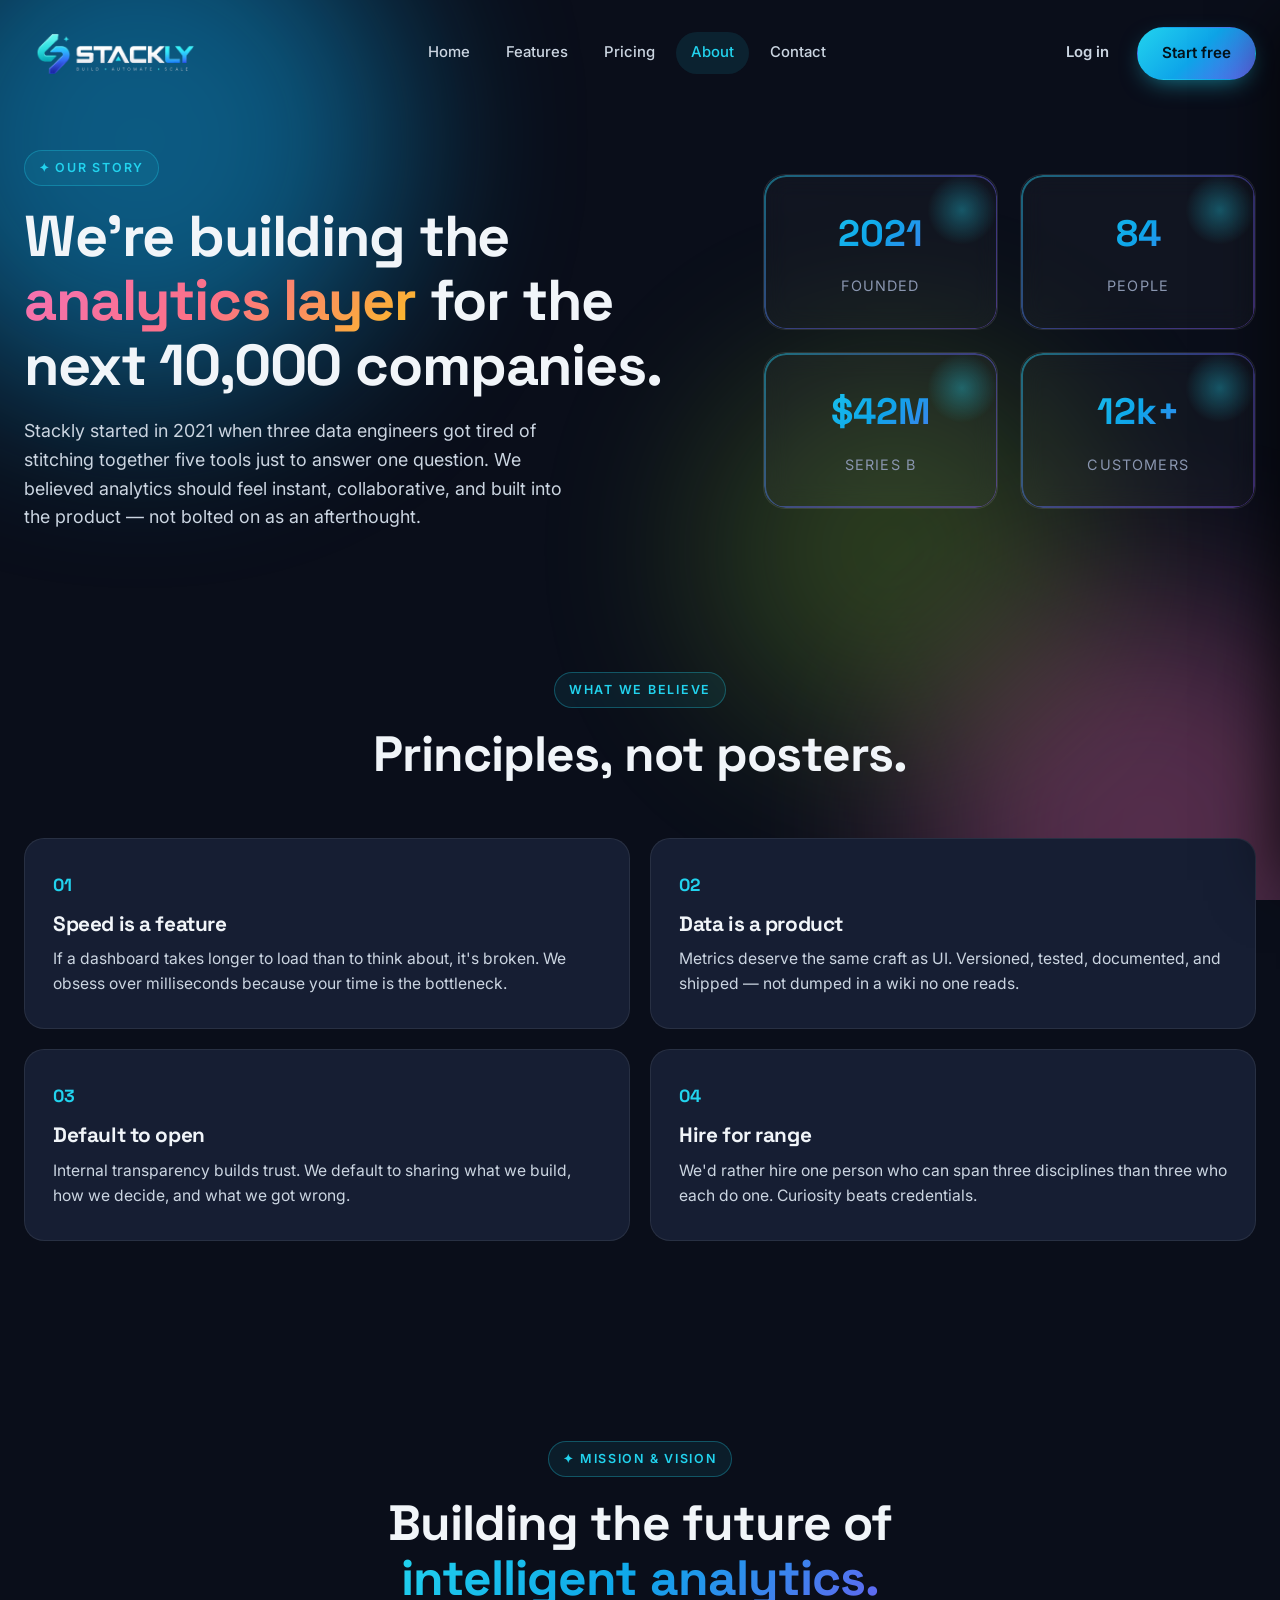
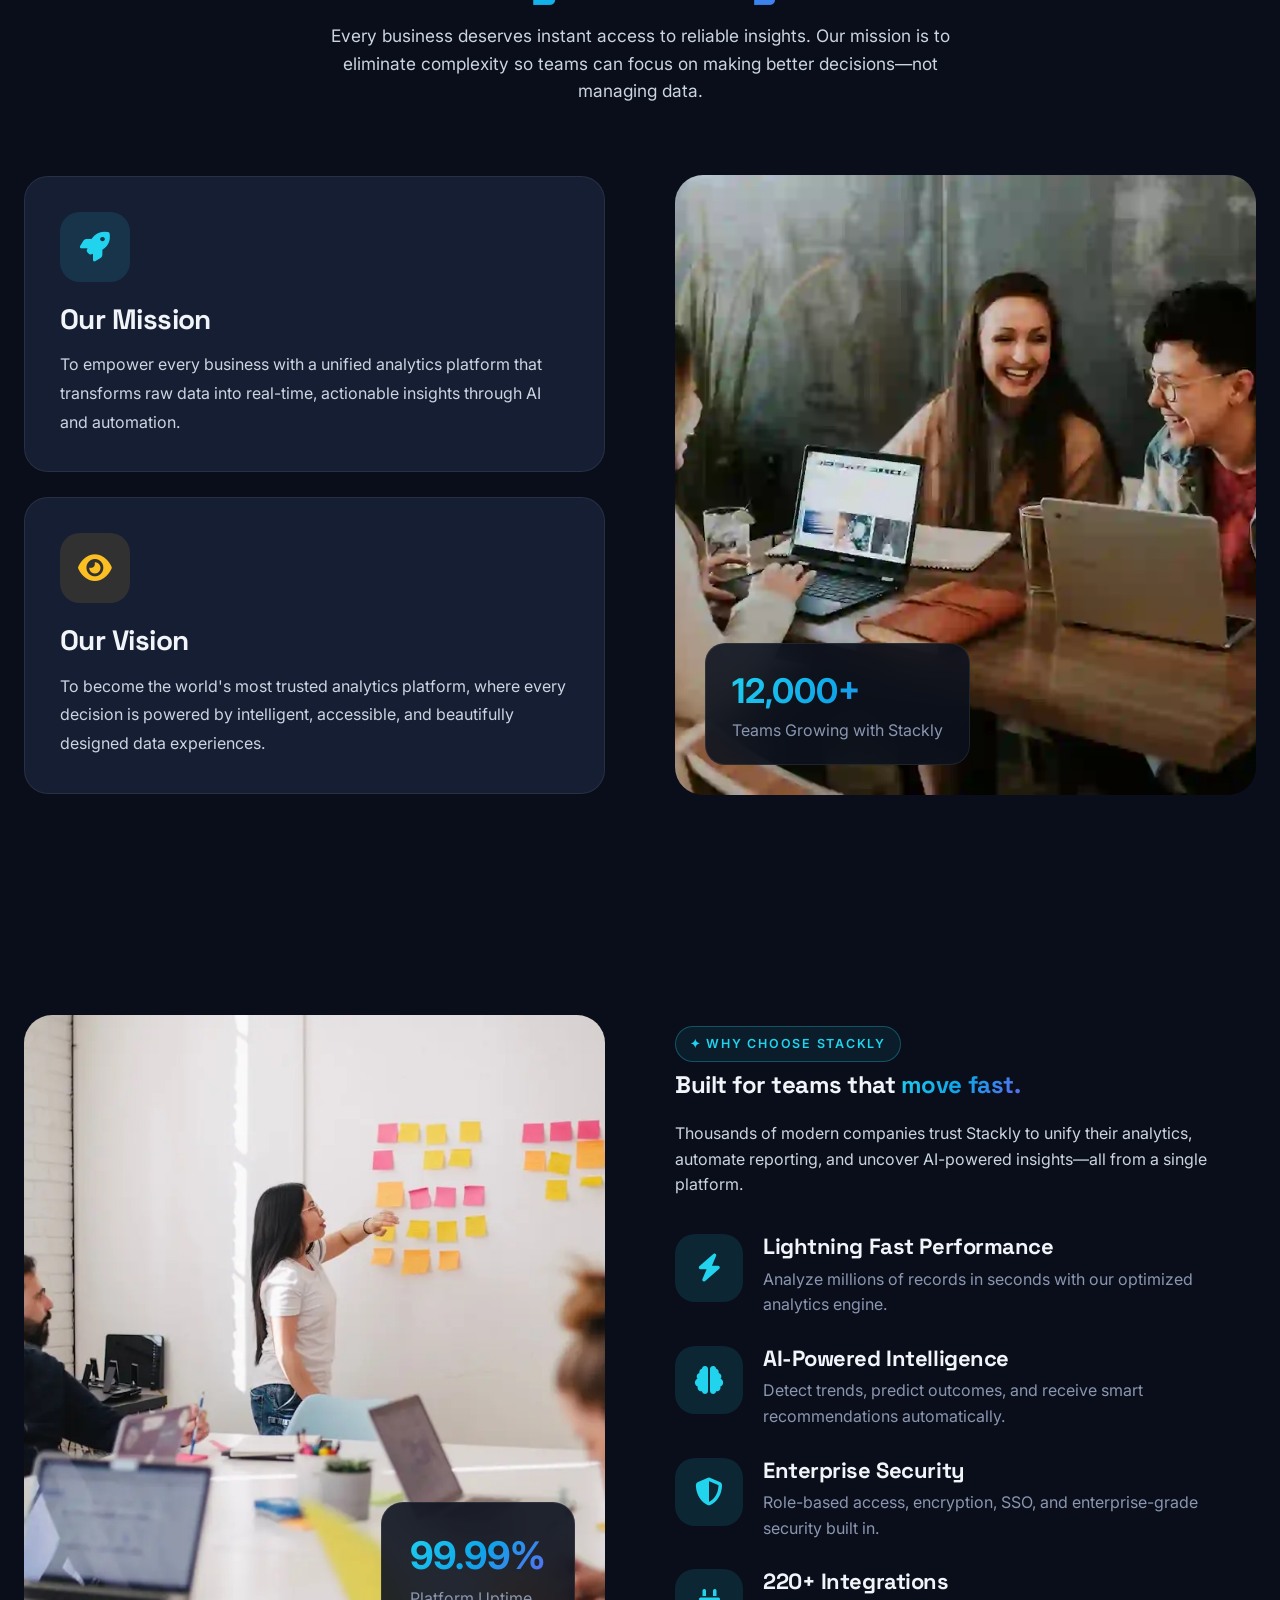
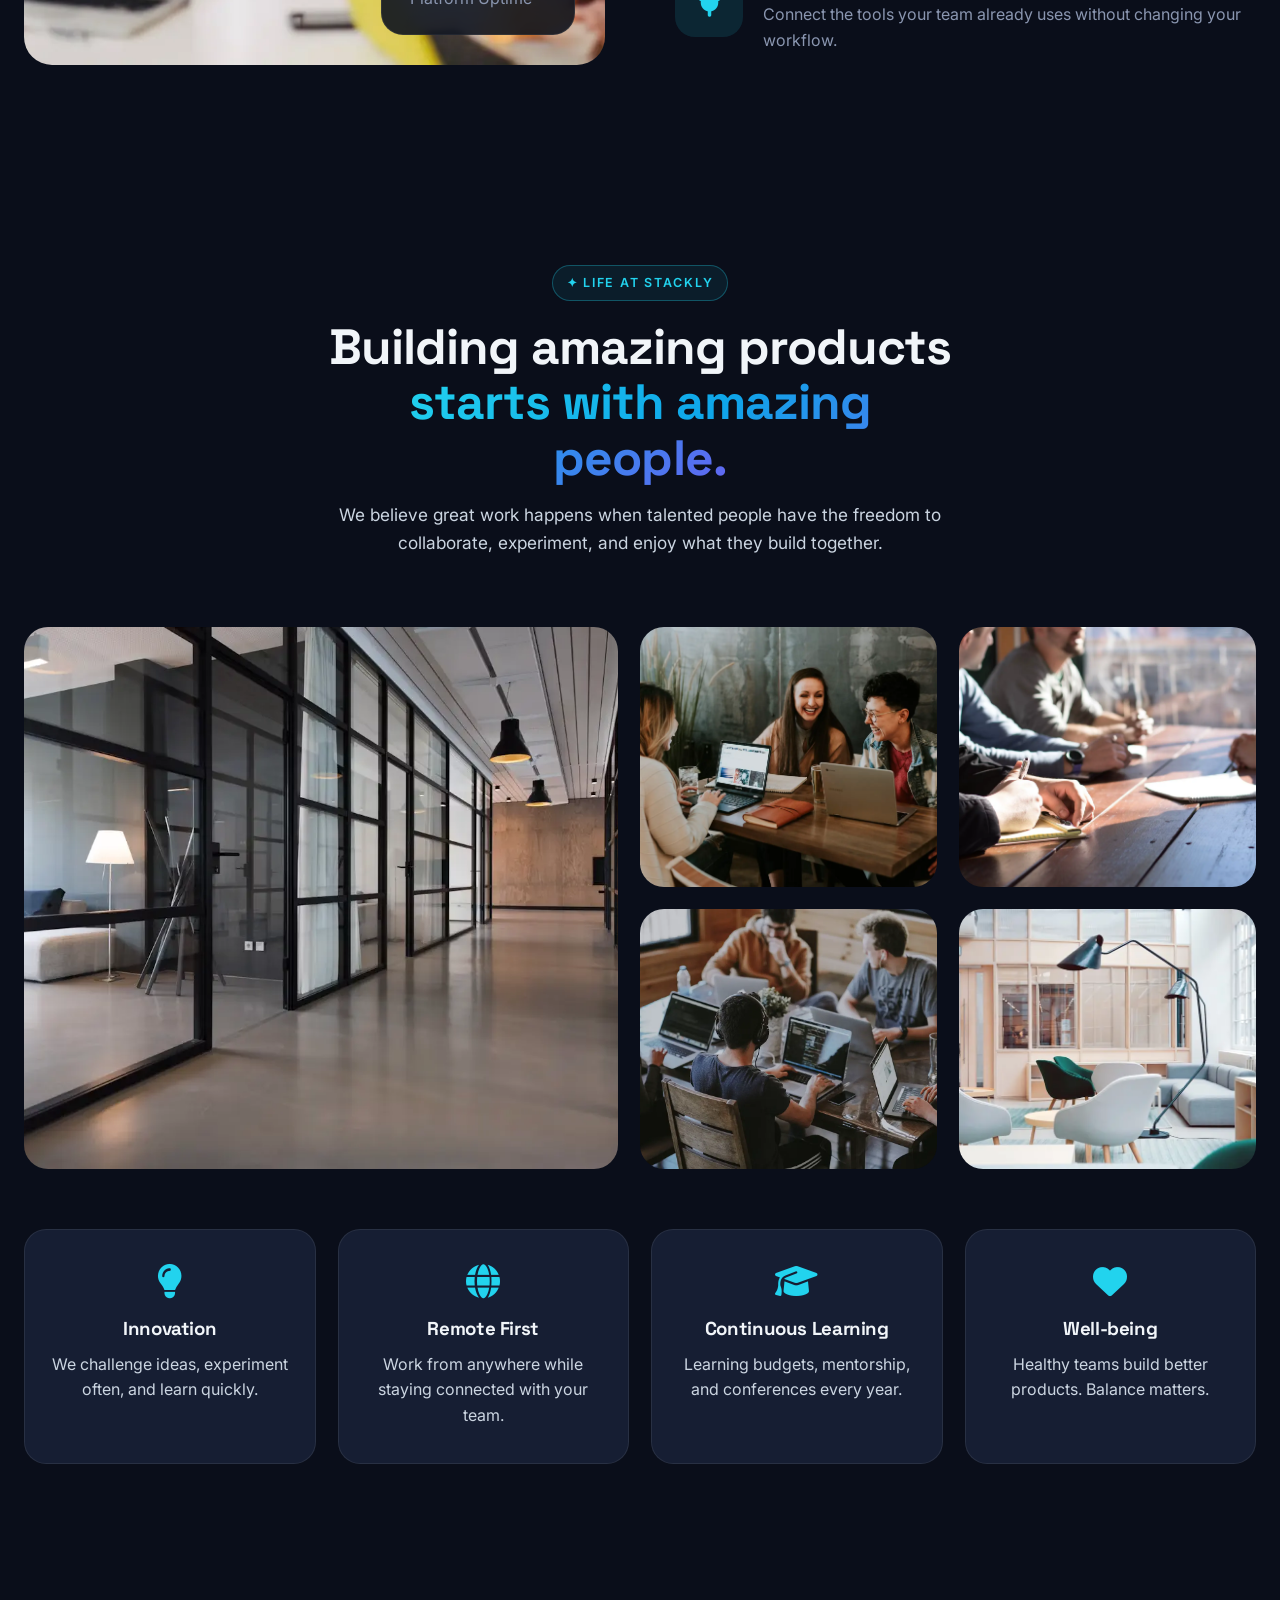
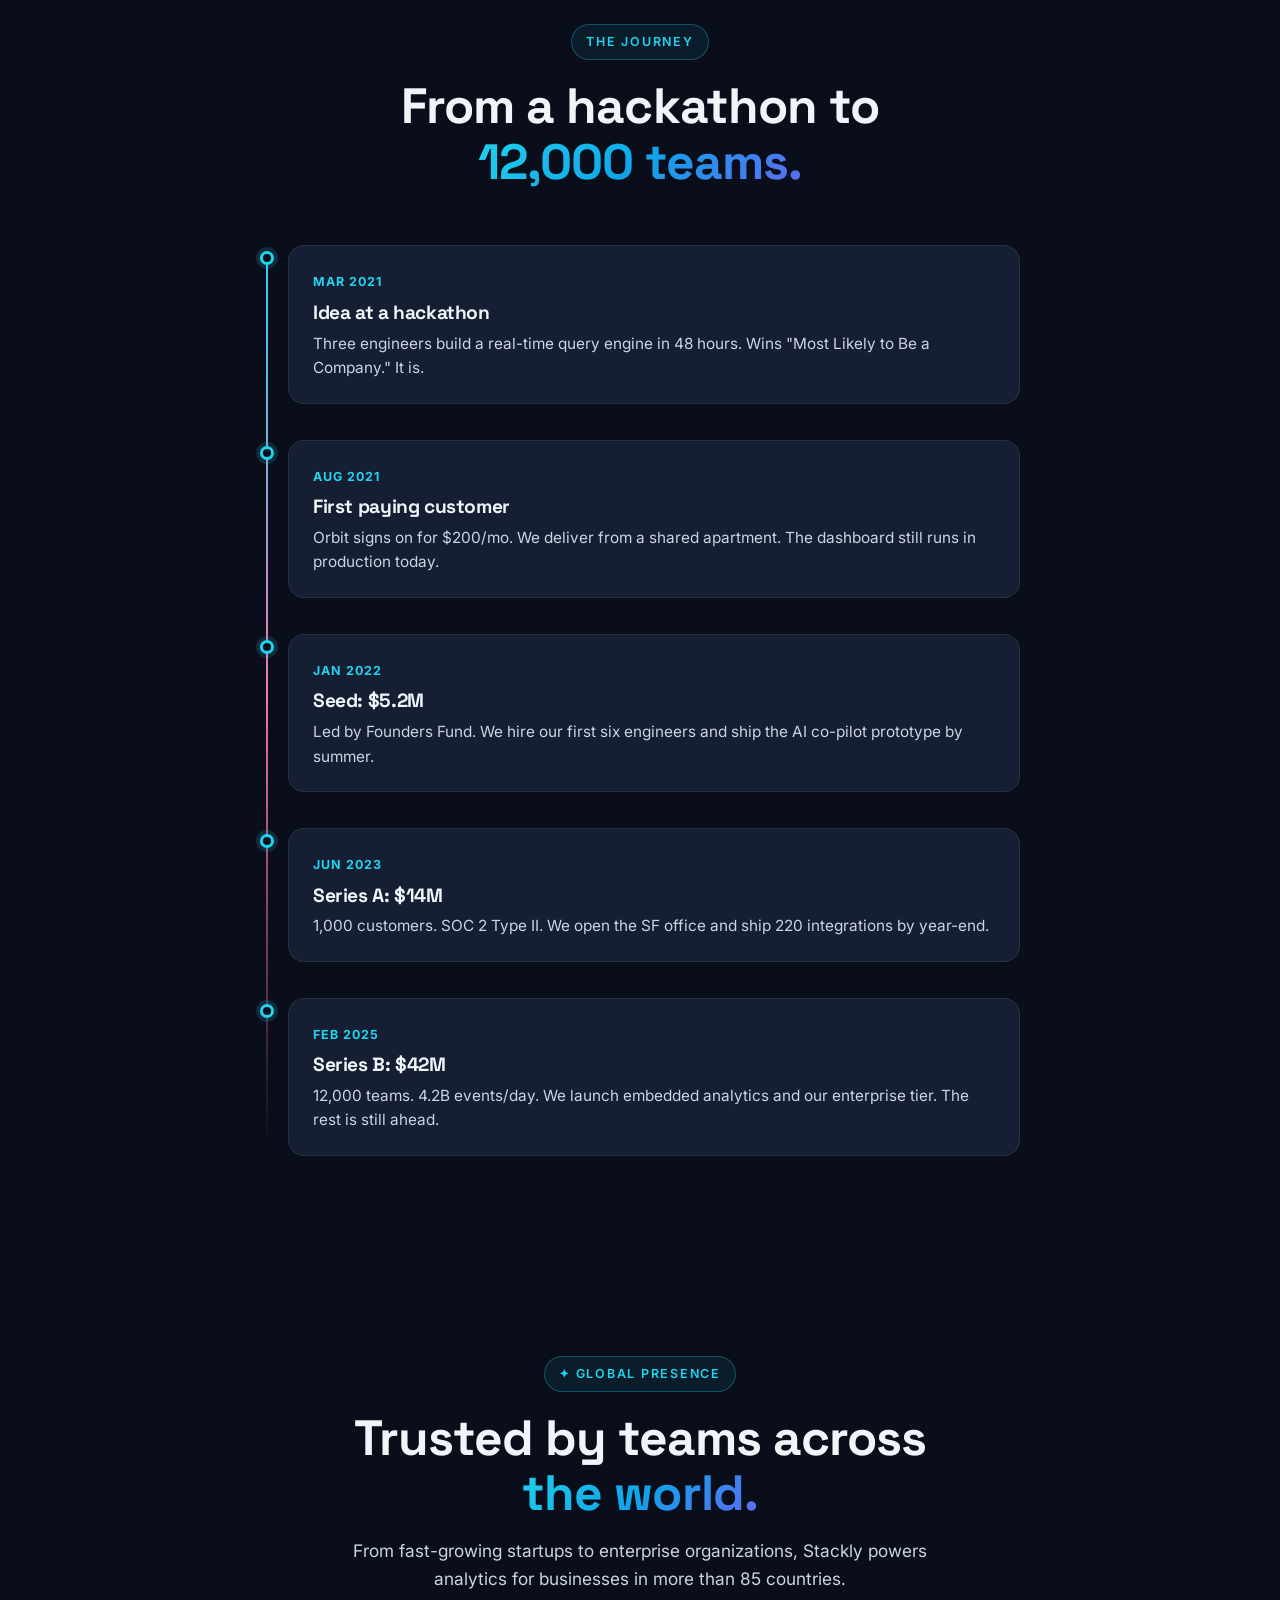
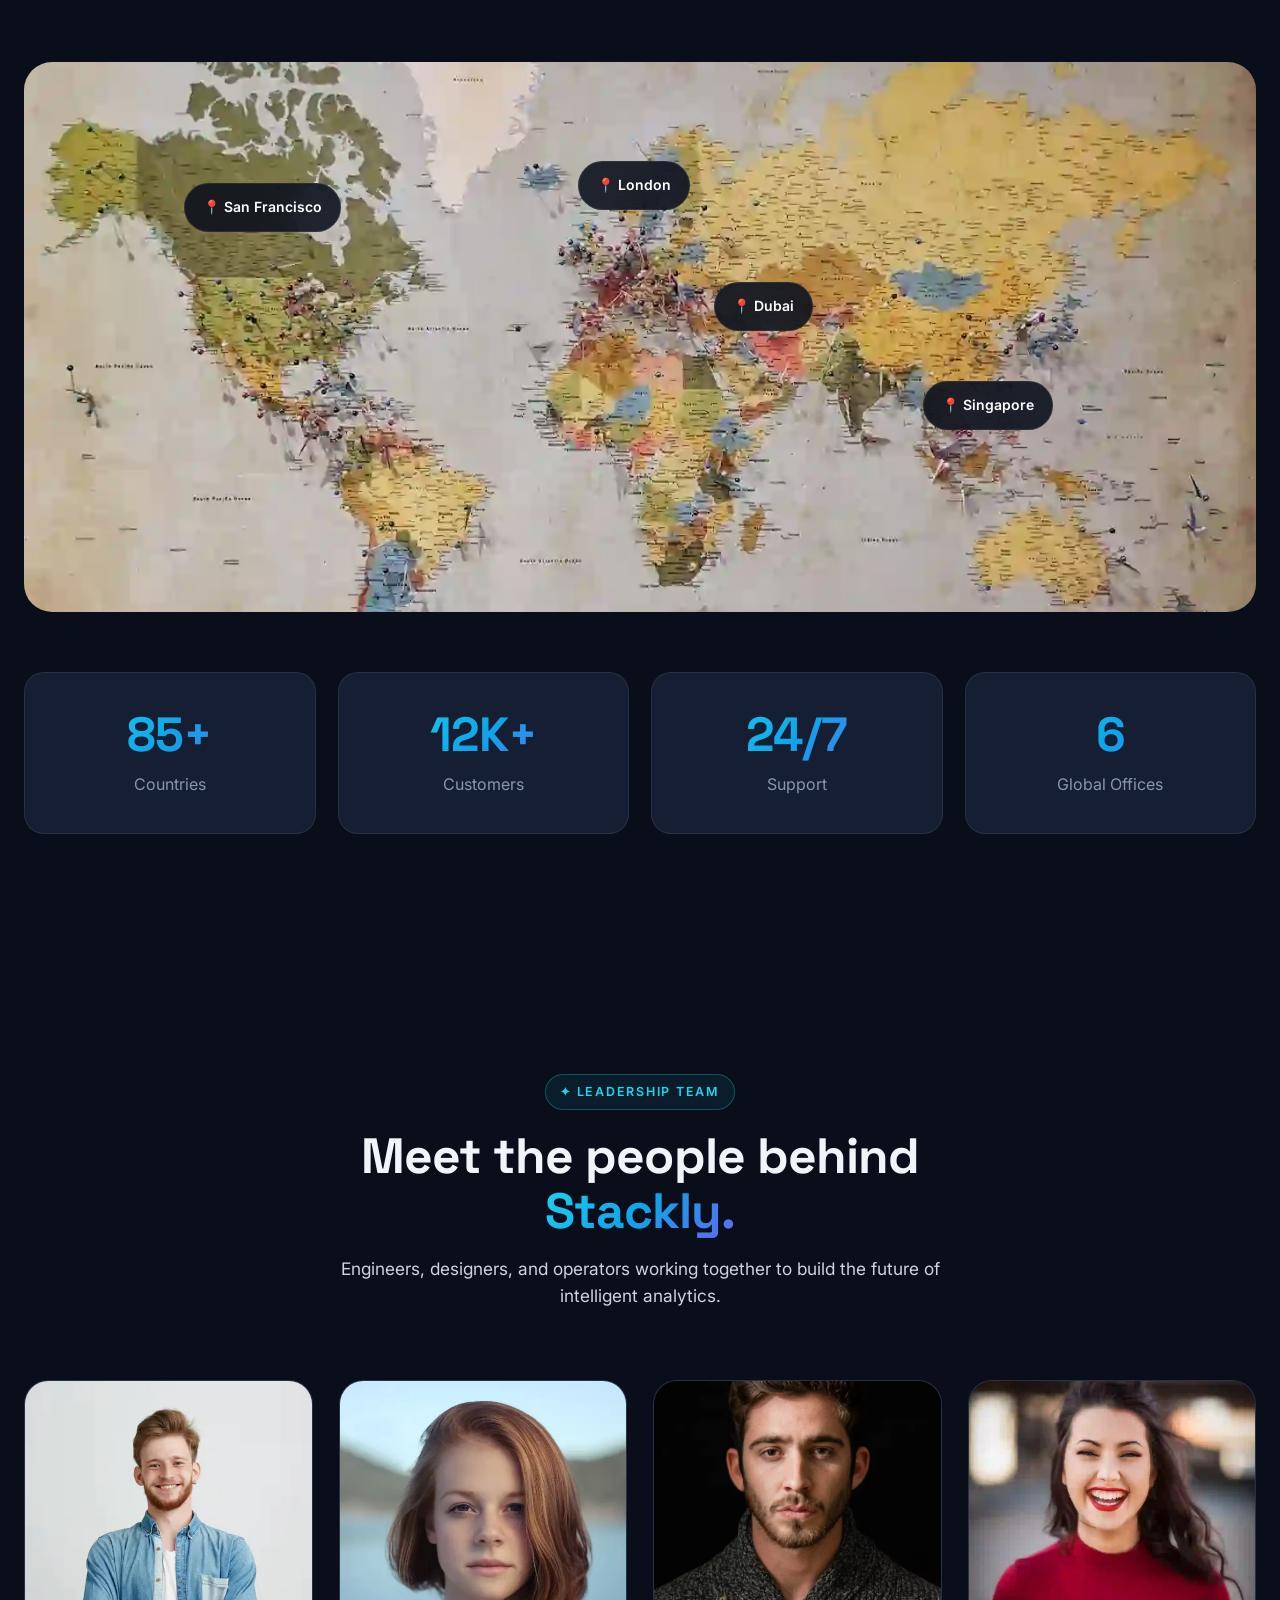
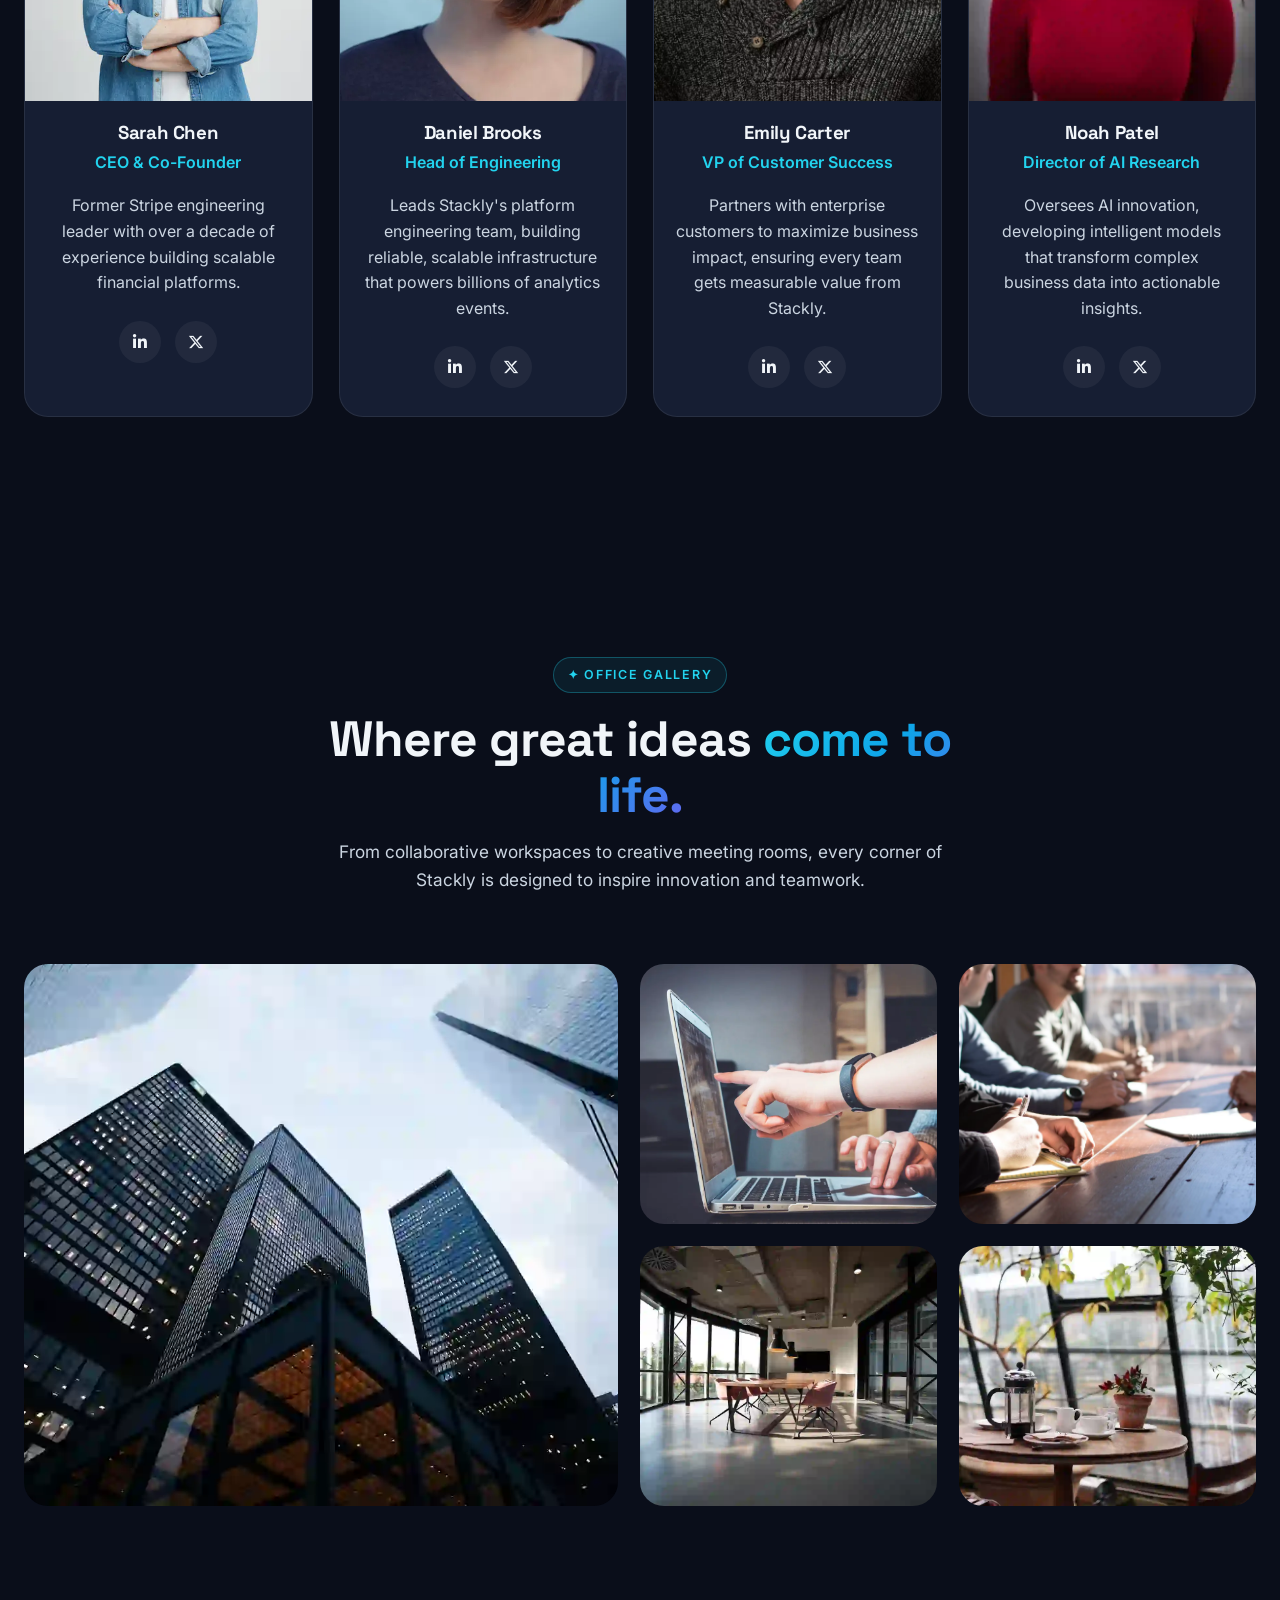
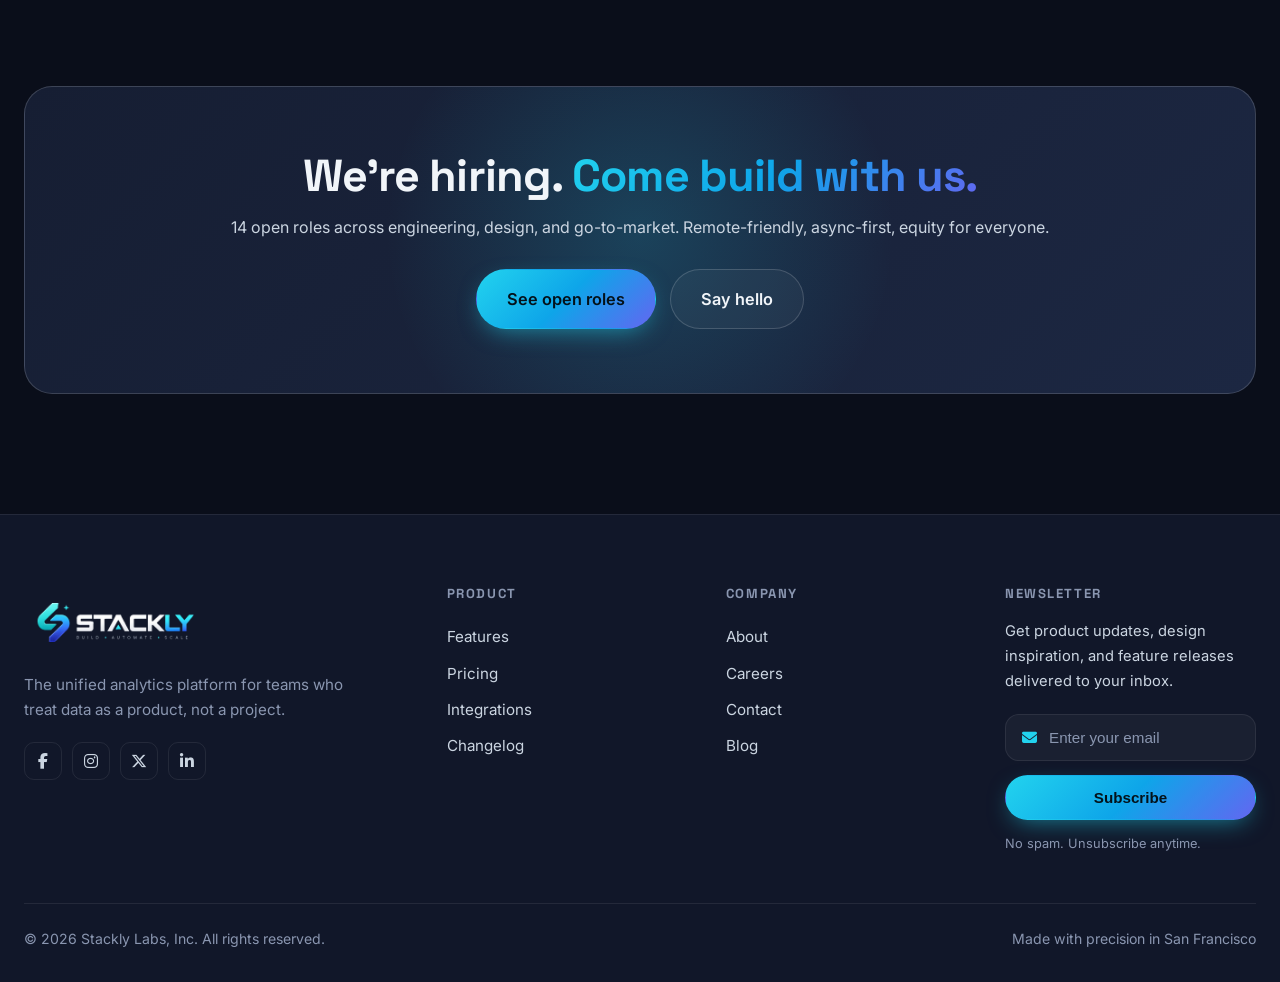
<file: about.html>
<!DOCTYPE html>
<html lang="en">
<head>
<meta charset="UTF-8" />
<meta name="viewport" content="width=device-width, initial-scale=1.0" />
<title>About — Stackly</title>
<link rel="preconnect" href="https://fonts.googleapis.com" />
<link rel="preconnect" href="https://fonts.gstatic.com" crossorigin />
<link rel="stylesheet" href="https://cdnjs.cloudflare.com/ajax/libs/font-awesome/6.7.2/css/all.min.css" integrity="sha512-Evv84Mr4kqVGRNSgIGL/F/aIDqQb7xQ2vcrdIwxfjThSH8CSR7PBEakCr51Ck+w+/U6swU2Im1vVX0SVk9ABhg==" crossorigin="anonymous" referrerpolicy="no-referrer" />
<link href="https://fonts.googleapis.com/css2?family=Inter:wght@400;500;600;700&family=Space+Grotesk:wght@500;600;700&display=swap" rel="stylesheet" />
<link rel="stylesheet" href="css/common.css" />
<link rel="stylesheet" href="css/about.css" />
</head>
<body>
<div class="bg-blobs"><span class="blob blob-1"></span><span class="blob blob-2"></span><span class="blob blob-3"></span></div>

<header class="nav" id="nav">
  <div class="container nav-inner">
    <a href="index.html" class="brand">
        <span class="brand-mark">
            <img src="images/logo.webp" alt="Stackly Logo">
        </span>
        <!-- <span class="brand-name">Stackly</span> -->
    </a>
    <nav class="nav-links">
      <a href="index.html" data-nav>Home</a>
      <a href="features.html" data-nav>Features</a>
      <a href="pricing.html" data-nav>Pricing</a>
      <a href="about.html" data-nav>About</a>
      <a href="contact.html" data-nav>Contact</a>
    </nav>
    <div class="nav-actions">
      <a href="login.html" class="login-link">Log in</a>
      <a href="pricing.html" class="btn btn-primary">Start free</a>
      <button class="hamburger" id="hamburger" aria-label="Open menu"><span></span><span></span><span></span></button>
    </div>
  </div>
</header>

<aside class="mobile-menu" id="mobileMenu">
  <a href="index.html" class="mm-link" data-nav>Home</a>
  <a href="features.html" class="mm-link" data-nav>Features</a>
  <a href="pricing.html" class="mm-link" data-nav>Pricing</a>
  <a href="about.html" class="mm-link" data-nav>About</a>
  <a href="contact.html" class="mm-link" data-nav>Contact</a>
  <a href="login.html" class="btn btn-ghost mm-login">Log in</a>
  <a href="pricing.html" class="btn btn-primary mm-cta">Start free trial</a>
  <div class="mm-contact">

      <h4>Get in touch</h4>

      <a href="tel:+919876543210">
          <i class="fa-solid fa-phone"></i>
          +91 98765 43210
      </a>

      <a href="mailto:hello@stackly.com">
         <i class="fa-solid fa-envelope"></i>
        hello@stackly.com
      </a>

      <a href="#">
         <i class="fa-solid fa-location-dot"></i>
         Chennai, Tamil Nadu
      </a>

  </div>
  <p class="mm-foot">© <span data-year></span> Stackly Labs, Inc.</p>
</aside>
<div class="menu-backdrop" id="menuBackdrop"></div>

<main>
  <section class="about-hero">
    <div class="container about-hero-inner">
      <div class="about-copy reveal">
        <span class="eyebrow">✦ Our story</span>
        <h1>We're building the <span class="grad-text-warm">analytics layer</span> for the next 10,000 companies.</h1>
        <p>Stackly started in 2021 when three data engineers got tired of stitching together five tools just to answer one question. We believed analytics should feel instant, collaborative, and built into the product — not bolted on as an afterthought.</p>
      </div>
      <div class="about-stats reveal d2">
        <div><strong>2021</strong><span>Founded</span></div>
        <div><strong>84</strong><span>People</span></div>
        <div><strong>$42M</strong><span>Series B</span></div>
        <div><strong>12k+</strong><span>Customers</span></div>
      </div>
    </div>
  </section>

  <!-- VALUES -->
  <section class="values">
    <div class="container">
      <div class="section-head center reveal">
        <span class="eyebrow">What we believe</span>
        <h2>Principles, not posters.</h2>
      </div>
      <div class="values-grid">
        <div class="value-card reveal">
          <div class="value-num">01</div>
          <h3>Speed is a feature</h3>
          <p>If a dashboard takes longer to load than to think about, it's broken. We obsess over milliseconds because your time is the bottleneck.</p>
        </div>
        <div class="value-card reveal d1">
          <div class="value-num">02</div>
          <h3>Data is a product</h3>
          <p>Metrics deserve the same craft as UI. Versioned, tested, documented, and shipped — not dumped in a wiki no one reads.</p>
        </div>
        <div class="value-card reveal d2">
          <div class="value-num">03</div>
          <h3>Default to open</h3>
          <p>Internal transparency builds trust. We default to sharing what we build, how we decide, and what we got wrong.</p>
        </div>
        <div class="value-card reveal d3">
          <div class="value-num">04</div>
          <h3>Hire for range</h3>
          <p>We'd rather hire one person who can span three disciplines than three who each do one. Curiosity beats credentials.</p>
        </div>
      </div>
    </div>
  </section>

<!--==================================
        MISSION & VISION
===================================-->

<section class="mission">

    <div class="container">

        <div class="section-head center reveal">

            <span class="eyebrow">
                ✦ Mission & Vision
            </span>

            <h2>
                Building the future of
                <span class="grad-text">
                    intelligent analytics.
                </span>
            </h2>

            <p>
                Every business deserves instant access to reliable insights.
                Our mission is to eliminate complexity so teams can focus on
                making better decisions—not managing data.
            </p>

        </div>

        <div class="mission-grid">

            <!-- LEFT -->

            <div class="mission-content reveal">

                <div class="mission-card">

                    <div class="mission-icon">
                        <i class="fa-solid fa-rocket"></i>
                    </div>

                    <h3>Our Mission</h3>

                    <p>
                        To empower every business with a unified analytics
                        platform that transforms raw data into real-time,
                        actionable insights through AI and automation.
                    </p>

                </div>

                <div class="mission-card reveal d1">

                    <div class="mission-icon vision">
                        <i class="fa-solid fa-eye"></i>
                    </div>

                    <h3>Our Vision</h3>

                    <p>
                        To become the world's most trusted analytics platform,
                        where every decision is powered by intelligent,
                        accessible, and beautifully designed data experiences.
                    </p>

                </div>

            </div>

            <!-- RIGHT -->

            <div class="mission-image reveal d2">

                <img
                src="images/about1.webp"
                alt="Stackly Team">

                <div class="floating-badge">

                    <strong>12,000+</strong>

                    <span>Teams Growing with Stackly</span>

                </div>

            </div>

        </div>

    </div>

</section>

<!--==================================
        WHY CHOOSE Stackly
===================================-->

<section class="why-Stackly">

    <div class="container"> 

        <div class="why-grid">

            <!-- LEFT IMAGE -->

            <div class="why-image reveal">

                <img
                src="images/about2.webp"
                alt="Team analyzing business dashboard">

                <div class="experience-card">

                    <strong>99.99%</strong>

                    <span>Platform Uptime</span>

                </div>

            </div>

            <!-- RIGHT CONTENT -->

            <div class="why-content reveal d1">

                <span class="eyebrow">
                    ✦ Why Choose Stackly
                </span>

                <h2>

                    Built for teams that
                    <span class="grad-text">

                        move fast.

                    </span>

                </h2>

                <p>

                    Thousands of modern companies trust Stackly to unify
                    their analytics, automate reporting, and uncover
                    AI-powered insights—all from a single platform.

                </p>

                <div class="why-list">

                    <div class="why-item">

                        <div class="why-icon">
                            <i class="fa-solid fa-bolt"></i>
                        </div>

                        <div>

                            <h3>Lightning Fast Performance</h3>

                            <p>
                                Analyze millions of records in seconds with
                                our optimized analytics engine.
                            </p>

                        </div>

                    </div>

                    <div class="why-item">

                        <div class="why-icon">
                            <i class="fa-solid fa-brain"></i>
                        </div>

                        <div>

                            <h3>AI-Powered Intelligence</h3>

                            <p>
                                Detect trends, predict outcomes, and receive
                                smart recommendations automatically.
                            </p>

                        </div>

                    </div>

                    <div class="why-item">

                        <div class="why-icon">
                            <i class="fa-solid fa-shield-halved"></i>
                        </div>

                        <div>

                            <h3>Enterprise Security</h3>

                            <p>
                                Role-based access, encryption, SSO, and
                                enterprise-grade security built in.
                            </p>

                        </div>

                    </div>

                    <div class="why-item">

                        <div class="why-icon">
                            <i class="fa-solid fa-plug"></i>
                        </div>

                        <div>

                            <h3>220+ Integrations</h3>

                            <p>
                                Connect the tools your team already uses
                                without changing your workflow.
                            </p>

                        </div>

                    </div>

                </div>

            </div>

        </div>

    </div>

</section>

<!--==================================
        LIFE AT Stackly
===================================-->

<section class="life-Stackly">

    <div class="container">

        <div class="section-head center reveal">

            <span class="eyebrow">
                ✦ Life at Stackly
            </span>

            <h2>

                Building amazing products
                <span class="grad-text">

                    starts with amazing people.

                </span>

            </h2>

            <p>

                We believe great work happens when talented people have
                the freedom to collaborate, experiment, and enjoy what
                they build together.

            </p>

        </div>

        <div class="life-gallery">

            <div class="gallery-large reveal">

                <img
                src="images/img-1-5-office.webp"
                alt="Stackly Office">

            </div>

            <div class="gallery-small reveal d1">

                <img
                src="images/Education.webp"
                alt="Team Collaboration">

            </div>

            <div class="gallery-small reveal d2">

                <img
                src="images/Technology.webp"
                alt="Meeting">

            </div>

            <div class="gallery-small reveal d3">

                <img
                src="images/features3.webp"
                alt="Workspace">

            </div>

            <div class="gallery-small reveal d3">

                <img
                src="images/about6.webp"
                alt="Workspace">

            </div>

        </div>

        <div class="culture-grid">

            <div class="culture-card reveal">
                <i class="fa-solid fa-lightbulb"></i>
                <h3>Innovation</h3>
                <p>We challenge ideas, experiment often, and learn quickly.</p>
            </div>

            <div class="culture-card reveal d1">
                <i class="fa-solid fa-globe"></i>
                <h3>Remote First</h3>
                <p>Work from anywhere while staying connected with your team.</p>
            </div>

            <div class="culture-card reveal d2">
                <i class="fa-solid fa-graduation-cap"></i>
                <h3>Continuous Learning</h3>
                <p>Learning budgets, mentorship, and conferences every year.</p>
            </div>

            <div class="culture-card reveal d3">
                <i class="fa-solid fa-heart"></i>
                <h3>Well-being</h3>
                <p>Healthy teams build better products. Balance matters.</p>
            </div>

        </div>

    </div>

</section>

  <!-- TIMELINE -->
  <section class="timeline-section">
    <div class="container">
      <div class="section-head center reveal">
        <span class="eyebrow">The journey</span>
        <h2>From a hackathon to <span class="grad-text">12,000 teams.</span></h2>
      </div>
      <div class="timeline">
        <div class="tl-item reveal">
          <div class="tl-dot"></div>
          <div class="tl-card">
            <span class="tl-date">Mar 2021</span>
            <h3>Idea at a hackathon</h3>
            <p>Three engineers build a real-time query engine in 48 hours. Wins "Most Likely to Be a Company." It is.</p>
          </div>
        </div>
        <div class="tl-item reveal d1">
          <div class="tl-dot"></div>
          <div class="tl-card">
            <span class="tl-date">Aug 2021</span>
            <h3>First paying customer</h3>
            <p>Orbit signs on for $200/mo. We deliver from a shared apartment. The dashboard still runs in production today.</p>
          </div>
        </div>
        <div class="tl-item reveal d2">
          <div class="tl-dot"></div>
          <div class="tl-card">
            <span class="tl-date">Jan 2022</span>
            <h3>Seed: $5.2M</h3>
            <p>Led by Founders Fund. We hire our first six engineers and ship the AI co-pilot prototype by summer.</p>
          </div>
        </div>
        <div class="tl-item reveal d3">
          <div class="tl-dot"></div>
          <div class="tl-card">
            <span class="tl-date">Jun 2023</span>
            <h3>Series A: $14M</h3>
            <p>1,000 customers. SOC 2 Type II. We open the SF office and ship 220 integrations by year-end.</p>
          </div>
        </div>
        <div class="tl-item reveal d4">
          <div class="tl-dot"></div>
          <div class="tl-card">
            <span class="tl-date">Feb 2025</span>
            <h3>Series B: $42M</h3>
            <p>12,000 teams. 4.2B events/day. We launch embedded analytics and our enterprise tier. The rest is still ahead.</p>
          </div>
        </div>
      </div>
    </div>
  </section>

<!--==================================
        GLOBAL PRESENCE
===================================-->

<section class="global-presence">

    <div class="container">

        <div class="section-head center reveal">

            <span class="eyebrow">
                ✦ Global Presence
            </span>

            <h2>
                Trusted by teams across
                <span class="grad-text">
                    the world.
                </span>
            </h2>

            <p>
                From fast-growing startups to enterprise organizations,
                Stackly powers analytics for businesses in more than
                85 countries.
            </p>

        </div>

        <div class="map-wrapper reveal">

            <img
            src="images/about-map.webp"
            alt="World Map">

            <div class="map-card sf">
                📍 San Francisco
            </div>

            <div class="map-card london">
                📍 London
            </div>

            <div class="map-card singapore">
                📍 Singapore
            </div>

            <div class="map-card dubai">
                📍 Dubai
            </div>

        </div>

        <div class="global-stats">

            <div class="global-card reveal">
                <h3>85+</h3>
                <span>Countries</span>
            </div>

            <div class="global-card reveal d1">
                <h3>12K+</h3>
                <span>Customers</span>
            </div>

            <div class="global-card reveal d2">
                <h3>24/7</h3>
                <span>Support</span>
            </div>

            <div class="global-card reveal d3">
                <h3>6</h3>
                <span>Global Offices</span>
            </div>

        </div>

    </div>

</section>

<!--==================================
        LEADERSHIP TEAM
===================================-->

<section class="leadership">

    <div class="container">

        <div class="section-head center reveal">

            <span class="eyebrow">
                ✦ Leadership Team
            </span>

            <h2>

                Meet the people behind
                <span class="grad-text">

                    Stackly.

                </span>

            </h2>

            <p>

                Engineers, designers, and operators working together
                to build the future of intelligent analytics.

            </p>

        </div>

        <div class="leadership-grid">

            <!-- CARD -->

            <article class="leader-card reveal">

                <div class="leader-image">

                    <img src="images/team2.webp"
                         alt="Sarah Chen">

                </div>

                <h3>Sarah Chen</h3>

                <span>CEO & Co-Founder</span>

                <p>

                    Former Stripe engineering leader with over
                    a decade of experience building scalable
                    financial platforms.

                </p>

                <div class="leader-social">

                    <a href="error.html"><i class="fa-brands fa-linkedin-in"></i></a>

                    <a href="error.html"><i class="fa-brands fa-x-twitter"></i></a>

                </div>

            </article>


            <!-- Card-2 -->
            <article class="leader-card reveal d4">

    <div class="leader-image">
        <img src="images/member-3.webp"
             alt="Daniel Brooks">
    </div>

    <h3>Daniel Brooks</h3>

    <span>Head of Engineering</span>

    <p>
        Leads Stackly's platform engineering team, building reliable,
        scalable infrastructure that powers billions of analytics events.
    </p>

    <div class="leader-social">
        <a href="error.html"><i class="fa-brands fa-linkedin-in"></i></a>
        <a href="error.html"><i class="fa-brands fa-x-twitter"></i></a>
    </div>

</article>

<!-- Card-3 -->
<article class="leader-card reveal d5">

    <div class="leader-image">
        <img src="images/team4.webp"
             alt="Emily Carter">
    </div>

    <h3>Emily Carter</h3>

    <span>VP of Customer Success</span>

    <p>
        Partners with enterprise customers to maximize business impact,
        ensuring every team gets measurable value from Stackly.
    </p>

    <div class="leader-social">
        <a href="error.html"><i class="fa-brands fa-linkedin-in"></i></a>
        <a href="error.html"><i class="fa-brands fa-x-twitter"></i></a>
    </div>

</article>

<!-- Card-4 -->
<article class="leader-card reveal d6">

    <div class="leader-image">
        <img src="images/Member-1.webp"
             alt="Noah Patel">
    </div>

    <h3>Noah Patel</h3>

    <span>Director of AI Research</span>

    <p>
        Oversees AI innovation, developing intelligent models that
        transform complex business data into actionable insights.
    </p>

    <div class="leader-social">
        <a href="error.html"><i class="fa-brands fa-linkedin-in"></i></a>
        <a href="error.html"><i class="fa-brands fa-x-twitter"></i></a>
    </div>

</article>


        </div>

    </div>

</section>

<!--==================================
        OFFICE GALLERY
===================================-->

<section class="office-gallery">

    <div class="container">

        <div class="section-head center reveal">

            <span class="eyebrow">
                ✦ Office Gallery
            </span>

            <h2>

                Where great ideas
                <span class="grad-text">
                    come to life.
                </span>

            </h2>

            <p>
                From collaborative workspaces to creative meeting rooms,
                every corner of Stackly is designed to inspire innovation
                and teamwork.
            </p>

        </div>

        <div class="office-grid">

            <div class="office-item large reveal">
                <img src="images/about-workplace.webp" alt="Main Office">
                <div class="office-overlay">
                    <h3>Main Workspace</h3>
                    <span>Open Collaboration</span>
                </div>
            </div>

            <div class="office-item reveal d1">
                <img src="images/Pixel Studio.webp" alt="Meeting Room">
                <div class="office-overlay">
                    <h3>Strategy Room</h3>
                </div>
            </div>

            <div class="office-item reveal d2">
                <img src="images/Technology.webp" alt="Collaboration">
                <div class="office-overlay">
                    <h3>Brainstorming</h3>
                </div>
            </div>

            <div class="office-item reveal d3">
                <img src="images/creativespace.webp" alt="Workspace">
                <div class="office-overlay">
                    <h3>Creative Space</h3>
                </div>
            </div>

            <div class="office-item reveal d4">
                <img src="images/coffeeLounge.webp" alt="Coffee Area">
                <div class="office-overlay">
                    <h3>Coffee Lounge</h3>
                </div>
            </div>

        </div>

    </div>

</section>

  <!-- TEAM -->
  <!-- <section class="team">
    <div class="container">
      <div class="section-head center reveal">
        <span class="eyebrow">The people</span>
        <h2>Who's behind Stackly.</h2>
        <p>A small team of engineers, designers, and operators who've shipped at Stripe, Linear, Snowflake, and Figma.</p>
      </div>
      <div class="team-grid">
        <article class="team-card reveal">
          <div class="team-avatar" style="background:var(--grad-primary)">AC</div>
          <h3>Aria Chen</h3><span>CEO & Co-founder</span>
          <p>Ex-Stripe. Built the data infra behind Stripe Sigma. Believes the best metric is the one you actually check.</p>
        </article>
        <article class="team-card reveal d1">
          <div class="team-avatar" style="background:var(--grad-warm)">MK</div>
          <h3>Marcus Kim</h3><span>CTO & Co-founder</span>
          <p>Ex-Snowflake query engine team. Wrote our columnar core on weekends before it was a company.</p>
        </article>
        <article class="team-card reveal d2">
          <div class="team-avatar" style="background:var(--grad-cool)">RO</div>
          <h3>Rio Okafor</h3><span>Head of Design</span>
          <p>Ex-Linear. Thinks dashboards should feel like a tool you love, not a report you tolerate.</p>
        </article>
        <article class="team-card reveal d3">
          <div class="team-avatar" style="background:linear-gradient(135deg,#fbbf24,#fb7185)">SL</div>
          <h3>Sara Liu</h3><span>Head of GTM</span>
          <p>Ex-Figma. Sold Figma to engineers before it was cool. Now doing the same for data.</p>
        </article>
      </div>
    </div>
  </section> -->

  <!-- CTA -->
  <section class="careers-cta">
    <div class="container">
      <div class="cta-box reveal">
        <div class="cta-glow"></div>
        <h2>We're hiring. <span class="grad-text">Come build with us.</span></h2>
        <p>14 open roles across engineering, design, and go-to-market. Remote-friendly, async-first, equity for everyone.</p>
        <div class="cta-actions">
          <a href="error.html" class="btn btn-primary btn-lg">See open roles</a>
          <a href="error.html" class="btn btn-ghost btn-lg">Say hello</a>
        </div>
      </div>
    </div>
  </section>
</main>

<!-- FOOTER -->
<footer class="footer">
  <div class="container">
    <div class="footer-grid">
      <div class="footer-brand">
        <a href="index.html" class="brand">
            <span class="brand-mark">
                <img src="images/logo.webp" alt="Stackly Logo">
            </span>
            <!-- <span class="brand-name">Stackly</span> -->
        </a>
        <p>The unified analytics platform for teams who treat data as a product, not a project.</p>
        <div class="socials">
            <a href="error.html"><i class="fa-brands fa-facebook-f"></i></a>

            <a href="error.html"><i class="fa-brands fa-instagram"></i></a>

            <a href="error.html"><i class="fa-brands fa-x-twitter"></i></a>

            <a href="error.html"><i class="fa-brands fa-linkedin-in"></i></a>
        </div>
      </div>
      <div class="footer-col">
        <h4>Product</h4>
        <a href="features.html">Features</a>
        <a href="pricing.html">Pricing</a>
        <a href="error.html">Integrations</a>
        <a href="error.html">Changelog</a>
      </div>
      <div class="footer-col">
        <h4>Company</h4>
        <a href="about.html">About</a>
        <a href="error.html">Careers</a>
        <a href="contact.html">Contact</a>
        <a href="error.html">Blog</a>
      </div>
      <!-- <div class="footer-col">
        <h4>Resources</h4>
        <a href="error.html">Docs</a>
        <a href="error.html">API reference</a>
        <a href="error.html">Community</a>
        <a href="error.html">Status</a>
      </div> -->

      <div class="footer-col footer-newsletter">
          <h4>Newsletter</h4>

          <p>
              Get product updates, design inspiration, and feature releases delivered
              to your inbox.
          </p>

          <form class="newsletter-form">

              <div class="newsletter-input">

                  <i class="fa-solid fa-envelope"></i>

                  <input
                      type="email"
                      placeholder="Enter your email"
                      required>

              </div>

              <button type="submit" class="btn btn-primary">
                  Subscribe
              </button>

          </form>

          <small>No spam. Unsubscribe anytime.</small>
      </div>
    </div>
    <div class="footer-bottom">
      <p>© <span data-year></span> Stackly Labs, Inc. All rights reserved.</p>
      <p>Made with precision in San Francisco</p>
    </div>
  </div>
</footer>

<script src="js/common.js"></script>
<script src="js/about.js"></script>
</body>
</html>
</file>
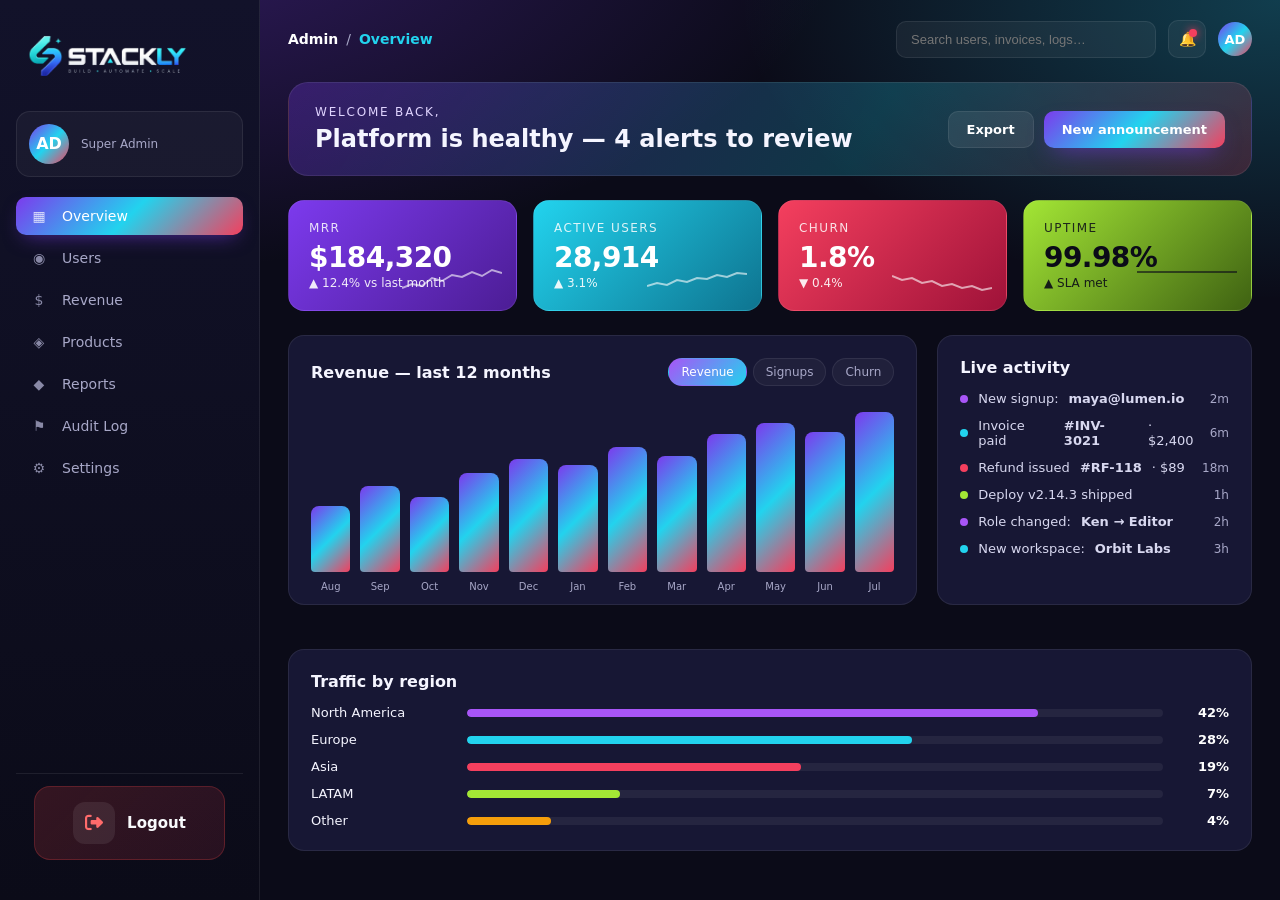
<file: admin-dashboard.html>
<!DOCTYPE html>
<html lang="en">
<head>
<meta charset="UTF-8" />
<meta name="viewport" content="width=device-width, initial-scale=1" />
<title>Stackly — Admin Control Center</title>
<link rel="stylesheet"
href="https://cdnjs.cloudflare.com/ajax/libs/font-awesome/6.7.2/css/all.min.css">
<link rel="stylesheet" href="css/dashboards.css" />
<link rel="stylesheet" href="css/admin.css" />
</head>
<body class="app admin-app">

<!-- Sidebar -->
<aside class="sidebar" id="sidebar" aria-label="Admin navigation">
  <div class="sb-head">
    <a href="admin-dashboard.html" class="brand">
        <span class="brand-mark">
            <img src="images/logo.webp" alt="Stackly Logo">
        </span>
        <!-- <span class="brand-name">Stackly</span> -->
    </a>
    <button class="sb-close" id="sbClose" aria-label="Close menu">✕</button>
  </div>
  <div class="sb-role">
    <div class="avatar admin-av">AD</div>
    <div>
      <div class="sb-name"><h3 class="profileName"></h3></div>
      <div class="sb-sub">Super Admin</div>
    </div>
  </div>
  <nav class="sb-nav">
    <button class="sb-link active" data-module="overview"><span class="ic">▦</span>Overview</button>
    <button class="sb-link" data-module="users"><span class="ic">◉</span>Users</button>
    <button class="sb-link" data-module="revenue"><span class="ic">$</span>Revenue</button>
    <button class="sb-link" data-module="products"><span class="ic">◈</span>Products</button>
    <button class="sb-link" data-module="reports"><span class="ic">◆</span>Reports</button>
    <button class="sb-link" data-module="audit"><span class="ic">⚑</span>Audit Log</button>
    <button class="sb-link" data-module="settings"><span class="ic">⚙</span>Settings</button>
  </nav>
  <div class="sb-foot">
    <a href="index.html" class="sb-logout">
        <i class="fa-solid fa-right-from-bracket"></i>
        <span>Logout</span>
    </a>
</div>
</aside>
<div class="backdrop" id="backdrop"></div>

<!-- Main -->
<main class="main">
  <header class="topbar">
    <button class="menu-btn" id="menuBtn" aria-label="Open menu">
      <span></span><span></span><span></span>
    </button>
    <div class="crumbs">
      <span class="c-role">Admin</span>
      <span class="c-sep">/</span>
      <span class="c-page" id="crumbPage">Overview</span>
    </div>
    <div class="top-actions">
      <div class="search"><input placeholder="Search users, invoices, logs…" /></div>
      <button class="icon-btn" title="Notifications">🔔<span class="dot"></span></button>
      <div class="avatar admin-av sm">AD</div>
    </div>
  </header>

  <!-- Overview -->
  <section class="module" data-module="overview">
    <div class="hero-band">
      <div>
        <div class="eyebrow">Welcome back, <h3 class="profileName"></h3></div>
        <h1>Platform is healthy — 4 alerts to review</h1>
      </div>
      <div class="hero-actions">
        <button class="btn btn-ghost" onclick="window.location.href = 'dashboarderror.html'">Export</button>
        <button class="btn btn-grad" onclick="window.location.href = 'dashboarderror.html'">New announcement</button>
      </div>
    </div>

    <div class="kpi-grid">
      <div class="kpi kpi-violet">
        <div class="kpi-label">MRR</div>
        <div class="kpi-value">$184,320</div>
        <div class="kpi-delta up">▲ 12.4% vs last month</div>
        <svg class="spark" viewBox="0 0 100 30" preserveAspectRatio="none"><polyline fill="none" stroke="#fff" stroke-width="2" points="0,22 10,18 20,20 30,12 40,15 50,9 60,11 70,6 80,10 90,4 100,7"/></svg>
      </div>
      <div class="kpi kpi-cyan">
        <div class="kpi-label">Active Users</div>
        <div class="kpi-value">28,914</div>
        <div class="kpi-delta up">▲ 3.1%</div>
        <svg class="spark" viewBox="0 0 100 30" preserveAspectRatio="none"><polyline fill="none" stroke="#fff" stroke-width="2" points="0,20 10,17 20,19 30,14 40,16 50,12 60,13 70,9 80,11 90,7 100,8"/></svg>
      </div>
      <div class="kpi kpi-rose">
        <div class="kpi-label">Churn</div>
        <div class="kpi-value">1.8%</div>
        <div class="kpi-delta down">▼ 0.4%</div>
        <svg class="spark" viewBox="0 0 100 30" preserveAspectRatio="none"><polyline fill="none" stroke="#fff" stroke-width="2" points="0,10 10,14 20,12 30,17 40,15 50,20 60,18 70,22 80,20 90,24 100,22"/></svg>
      </div>
      <div class="kpi kpi-lime">
        <div class="kpi-label">Uptime</div>
        <div class="kpi-value">99.98%</div>
        <div class="kpi-delta up">▲ SLA met</div>
        <svg class="spark" viewBox="0 0 100 30" preserveAspectRatio="none"><polyline fill="none" stroke="#0b0b18" stroke-width="2" points="0,6 100,6"/></svg>
      </div>
    </div>

    <div class="two-col">
      <div class="card">
        <div class="card-head">
          <h3>Revenue — last 12 months</h3>
          <div class="pill-row">
            <span class="pill active">Revenue</span><span class="pill">Signups</span><span class="pill">Churn</span>
          </div>
        </div>
        <div class="bar-chart" id="revBars"></div>
      </div>
      <div class="card">
        <h3>Live activity</h3>
        <ul class="activity">
          <li><span class="dot d-violet"></span>New signup: <b>maya@lumen.io</b><span class="t">2m</span></li>
          <li><span class="dot d-cyan"></span>Invoice paid <b>#INV-3021</b> · $2,400<span class="t">6m</span></li>
          <li><span class="dot d-rose"></span>Refund issued <b>#RF-118</b> · $89<span class="t">18m</span></li>
          <li><span class="dot d-lime"></span>Deploy v2.14.3 shipped<span class="t">1h</span></li>
          <li><span class="dot d-violet"></span>Role changed: <b>Ken → Editor</b><span class="t">2h</span></li>
          <li><span class="dot d-cyan"></span>New workspace: <b>Orbit Labs</b><span class="t">3h</span></li>
        </ul>
      </div>
    </div>

    <div class="card">
      <h3>Traffic by region</h3>
      <div class="region-grid">
        <div class="region"><span>North America</span><div class="bar"><i style="width:82%"></i></div><b>42%</b></div>
        <div class="region"><span>Europe</span><div class="bar"><i style="width:64%;background:var(--cyan)"></i></div><b>28%</b></div>
        <div class="region"><span>Asia</span><div class="bar"><i style="width:48%;background:var(--rose)"></i></div><b>19%</b></div>
        <div class="region"><span>LATAM</span><div class="bar"><i style="width:22%;background:var(--lime)"></i></div><b>7%</b></div>
        <div class="region"><span>Other</span><div class="bar"><i style="width:12%;background:var(--amber)"></i></div><b>4%</b></div>
      </div>
    </div>
  </section>

  <!-- Users -->
  <section class="module hidden" data-module="users">
    <div class="section-head">
      <div><h1>Users</h1><p>12,482 total · 348 new this week</p></div>
      <div class="hero-actions">
        <button class="btn btn-ghost" onclick="window.location.href = 'dashboarderror.html'">Import CSV</button>
        <button class="btn btn-grad"  onclick="window.location.href = 'dashboarderror.html'">+ Invite user</button>
      </div>
    </div>
    <div class="filter-row">
      <input class="finput" placeholder="Search by name or email" />
      <select class="finput"><option>All roles</option><option>Admin</option><option>Editor</option><option>Member</option></select>
      <select class="finput"><option>All plans</option><option>Free</option><option>Pro</option><option>Scale</option></select>
      <select class="finput"><option>Any status</option><option>Active</option><option>Suspended</option></select>
    </div>
    <div class="card no-pad">
      <table class="tbl">
        <thead><tr><th>User</th><th>Role</th><th>Plan</th><th>Status</th><th>Last active</th><th></th></tr></thead>
        <tbody id="userTable"></tbody>
      </table>
    </div>
  </section>

  <!-- Revenue -->
  <section class="module hidden" data-module="revenue">
    <div class="section-head"><div><h1>Revenue</h1><p>Financial performance and invoices</p></div></div>
    <div class="kpi-grid three">
      <div class="kpi kpi-violet"><div class="kpi-label">Gross</div><div class="kpi-value">$412,908</div><div class="kpi-delta up">▲ 8.2%</div></div>
      <div class="kpi kpi-cyan"><div class="kpi-label">Net</div><div class="kpi-value">$367,145</div><div class="kpi-delta up">▲ 6.9%</div></div>
      <div class="kpi kpi-rose"><div class="kpi-label">Refunds</div><div class="kpi-value">$3,204</div><div class="kpi-delta down">▼ 1.1%</div></div>
    </div>
    <div class="card">
      <h3>Recent invoices</h3>
      <table class="tbl">
        <thead><tr><th>#</th><th>Customer</th><th>Amount</th><th>Status</th><th>Date</th></tr></thead>
        <tbody>
          <tr><td>INV-3041</td><td>Orbit Labs</td><td>$2,400</td><td><span class="tag t-green">Paid</span></td><td>Jul 21, 2026</td></tr>
          <tr><td>INV-3040</td><td>Lumen Studio</td><td>$980</td><td><span class="tag t-green">Paid</span></td><td>Jul 20, 2026</td></tr>
          <tr><td>INV-3039</td><td>Nimbus Co.</td><td>$4,120</td><td><span class="tag t-amber">Pending</span></td><td>Jul 19, 2026</td></tr>
          <tr><td>INV-3038</td><td>Kite &amp; Co</td><td>$620</td><td><span class="tag t-red">Failed</span></td><td>Jul 18, 2026</td></tr>
          <tr><td>INV-3037</td><td>Vertex AI</td><td>$8,900</td><td><span class="tag t-green">Paid</span></td><td>Jul 17, 2026</td></tr>
        </tbody>
      </table>
    </div>
  </section>

  <!-- Products -->
  <section class="module hidden" data-module="products">
    <div class="section-head"><div><h1>Products</h1><p>Manage plans, features & feature flags</p></div>
      <button class="btn btn-grad" onclick="window.location.href = 'dashboarderror.html'">+ New product</button></div>
    <div class="prod-grid">
      <div class="prod-card"><div class="prod-tag">Core</div><h3>Stackly Cloud</h3><p>Realtime collaboration platform</p><div class="prod-stats"><span>3,204 seats</span><span>$142k MRR</span></div><div class="flags"><span class="flag on">RBAC</span><span class="flag on">SSO</span><span class="flag">Audit v2</span></div></div>
      <div class="prod-card"><div class="prod-tag alt">Add-on</div><h3>AI Assistant</h3><p>Agentic AI for automated workflows</p><div class="prod-stats"><span>1,824 seats</span><span>$31k MRR</span></div><div class="flags"><span class="flag on">GPT</span><span class="flag on">Claude</span><span class="flag">Local LLM</span></div></div>
      <div class="prod-card"><div class="prod-tag alt2">Beta</div><h3>Insights Pro</h3><p>Analytics & dashboards</p><div class="prod-stats"><span>486 seats</span><span>$11k MRR</span></div><div class="flags"><span class="flag on">Dashboards</span><span class="flag">Forecast</span></div></div>
    </div>
  </section>

  <!-- Reports -->
  <section class="module hidden" data-module="reports">
    <div class="section-head"><div><h1>Reports</h1><p>Scheduled and on-demand analytics</p></div></div>
    <div class="reports-grid">
      <div class="rep"><div class="rep-ico" style="background:var(--grad)">◆</div><h4>Weekly growth</h4><p>Signups, activations, churn</p><span class="rep-meta">Every Mon · 9:00</span></div>
      <div class="rep"><div class="rep-ico" style="background:linear-gradient(135deg,#22d3ee,#10b981)">$</div><h4>Financial summary</h4><p>MRR, ARR, refunds</p><span class="rep-meta">1st of month</span></div>
      <div class="rep"><div class="rep-ico" style="background:linear-gradient(135deg,#f43f5e,#f59e0b)">◉</div><h4>Engagement</h4><p>DAU, WAU, session length</p><span class="rep-meta">Daily · 07:00</span></div>
      <div class="rep"><div class="rep-ico" style="background:linear-gradient(135deg,#a855f7,#f43f5e)">⚑</div><h4>Security digest</h4><p>Failed logins, anomalies</p><span class="rep-meta">Every Fri</span></div>
    </div>
  </section>

  <!-- Audit -->
  <section class="module hidden" data-module="audit">
    <div class="section-head"><div><h1>Audit Log</h1><p>Immutable record of admin actions</p></div></div>
    <div class="timeline">
      <div class="tl-item"><span class="tl-dot" style="background:var(--violet)"></span><div><b>ada.reyes@Stackly.io</b> changed role of <b>ken@lumen.io</b> to Editor<div class="tl-meta">Today · 14:22 · IP 10.4.1.9</div></div></div>
      <div class="tl-item"><span class="tl-dot" style="background:var(--cyan)"></span><div><b>system</b> rotated API key <code>sk_live_***a2f</code><div class="tl-meta">Today · 09:03</div></div></div>
      <div class="tl-item"><span class="tl-dot" style="background:var(--rose)"></span><div><b>ada.reyes</b> deleted workspace <b>Beta-Sandbox</b><div class="tl-meta">Yesterday · 18:41</div></div></div>
      <div class="tl-item"><span class="tl-dot" style="background:var(--lime)"></span><div><b>deploy-bot</b> shipped release <b>v2.14.3</b><div class="tl-meta">Yesterday · 12:10</div></div></div>
      <div class="tl-item"><span class="tl-dot" style="background:var(--amber)"></span><div><b>rin@Stackly.io</b> exported user list (12,482 rows)<div class="tl-meta">Jul 20 · 15:03</div></div></div>
    </div>
  </section>

  <!-- Settings -->
  <section class="module hidden" data-module="settings">
    <div class="section-head"><div><h1>Settings</h1><p>Global platform configuration</p></div></div>
    <div class="settings-grid">
      <div class="card">
        <h3>Branding</h3>
        <label class="lbl">Platform name<input value="Stackly"/></label>
        <label class="lbl">Primary color<input type="color" value="#7c3aed"/></label>
        <label class="lbl">Support email<input value="hello@Stackly.io"/></label>
        <button class="btn btn-grad" onclick="window.location.href = 'dashboarderror.html'">Save changes</button>
      </div>
      <div class="card">
        <h3>Security</h3>
        <div class="toggle-row"><span>Require 2FA for admins</span><label class="switch"><input type="checkbox" checked><i></i></label></div>
        <div class="toggle-row"><span>Enforce SSO</span><label class="switch"><input type="checkbox"><i></i></label></div>
        <div class="toggle-row"><span>IP allowlist</span><label class="switch"><input type="checkbox" checked><i></i></label></div>
        <div class="toggle-row"><span>Session timeout · 30m</span><label class="switch"><input type="checkbox" checked><i></i></label></div>
      </div>
      <div class="card">
        <h3>Integrations</h3>
        <div class="integ"><b>Slack</b><span class="tag t-green">Connected</span></div>
        <div class="integ"><b>Stripe</b><span class="tag t-green">Connected</span></div>
        <div class="integ"><b>GitHub</b><span class="tag t-amber">Re-auth</span></div>
        <div class="integ"><b>Linear</b><span class="tag t-red">Disconnected</span></div>
      </div>
    </div>
  </section>
</main>

<script src="js/admin.js"></script>
</body>
</html>
</file>
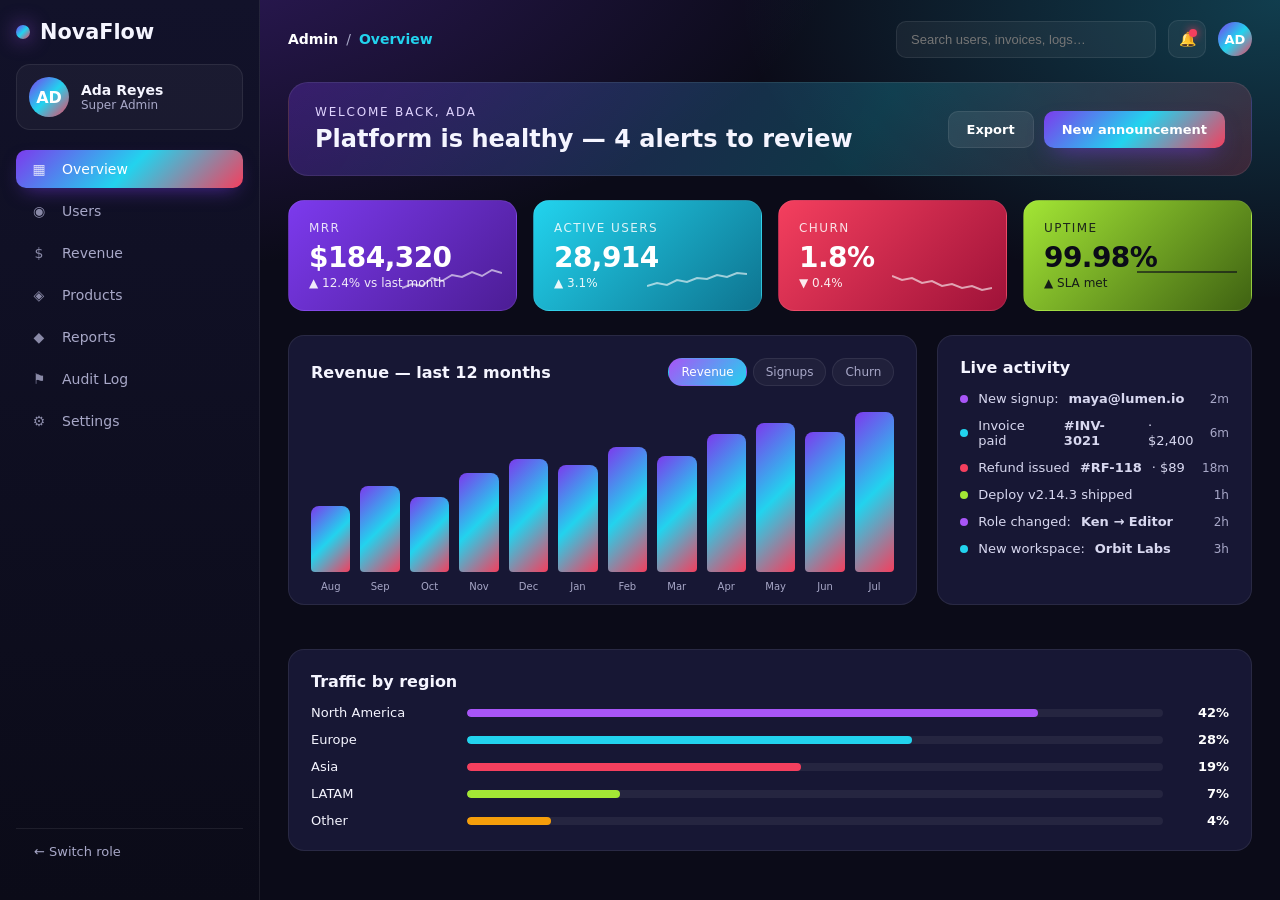
<file: admindashboard.html>
<!DOCTYPE html>
<html lang="en">
<head>
<meta charset="UTF-8" />
<meta name="viewport" content="width=device-width, initial-scale=1" />
<title>NovaFlow — Admin Control Center</title>
<link rel="stylesheet" href="css/dashboards.css" />
<link rel="stylesheet" href="css/admin.css" />
</head>
<body class="app admin-app">

<!-- Sidebar -->
<aside class="sidebar" id="sidebar" aria-label="Admin navigation">
  <div class="sb-head">
    <div class="brand">
      <span class="logo-dot"></span>
      <span>NovaFlow</span>
    </div>
    <button class="sb-close" id="sbClose" aria-label="Close menu">✕</button>
  </div>
  <div class="sb-role">
    <div class="avatar admin-av">AD</div>
    <div>
      <div class="sb-name">Ada Reyes</div>
      <div class="sb-sub">Super Admin</div>
    </div>
  </div>
  <nav class="sb-nav">
    <button class="sb-link active" data-module="overview"><span class="ic">▦</span>Overview</button>
    <button class="sb-link" data-module="users"><span class="ic">◉</span>Users</button>
    <button class="sb-link" data-module="revenue"><span class="ic">$</span>Revenue</button>
    <button class="sb-link" data-module="products"><span class="ic">◈</span>Products</button>
    <button class="sb-link" data-module="reports"><span class="ic">◆</span>Reports</button>
    <button class="sb-link" data-module="audit"><span class="ic">⚑</span>Audit Log</button>
    <button class="sb-link" data-module="settings"><span class="ic">⚙</span>Settings</button>
  </nav>
  <div class="sb-foot">
    <a href="index.html" class="sb-back">← Switch role</a>
  </div>
</aside>
<div class="backdrop" id="backdrop"></div>

<!-- Main -->
<main class="main">
  <header class="topbar">
    <button class="menu-btn" id="menuBtn" aria-label="Open menu">
      <span></span><span></span><span></span>
    </button>
    <div class="crumbs">
      <span class="c-role">Admin</span>
      <span class="c-sep">/</span>
      <span class="c-page" id="crumbPage">Overview</span>
    </div>
    <div class="top-actions">
      <div class="search"><input placeholder="Search users, invoices, logs…" /></div>
      <button class="icon-btn" title="Notifications">🔔<span class="dot"></span></button>
      <div class="avatar admin-av sm">AD</div>
    </div>
  </header>

  <!-- Overview -->
  <section class="module" data-module="overview">
    <div class="hero-band">
      <div>
        <div class="eyebrow">Welcome back, Ada</div>
        <h1>Platform is healthy — 4 alerts to review</h1>
      </div>
      <div class="hero-actions">
        <button class="btn btn-ghost">Export</button>
        <button class="btn btn-grad">New announcement</button>
      </div>
    </div>

    <div class="kpi-grid">
      <div class="kpi kpi-violet">
        <div class="kpi-label">MRR</div>
        <div class="kpi-value">$184,320</div>
        <div class="kpi-delta up">▲ 12.4% vs last month</div>
        <svg class="spark" viewBox="0 0 100 30" preserveAspectRatio="none"><polyline fill="none" stroke="#fff" stroke-width="2" points="0,22 10,18 20,20 30,12 40,15 50,9 60,11 70,6 80,10 90,4 100,7"/></svg>
      </div>
      <div class="kpi kpi-cyan">
        <div class="kpi-label">Active Users</div>
        <div class="kpi-value">28,914</div>
        <div class="kpi-delta up">▲ 3.1%</div>
        <svg class="spark" viewBox="0 0 100 30" preserveAspectRatio="none"><polyline fill="none" stroke="#fff" stroke-width="2" points="0,20 10,17 20,19 30,14 40,16 50,12 60,13 70,9 80,11 90,7 100,8"/></svg>
      </div>
      <div class="kpi kpi-rose">
        <div class="kpi-label">Churn</div>
        <div class="kpi-value">1.8%</div>
        <div class="kpi-delta down">▼ 0.4%</div>
        <svg class="spark" viewBox="0 0 100 30" preserveAspectRatio="none"><polyline fill="none" stroke="#fff" stroke-width="2" points="0,10 10,14 20,12 30,17 40,15 50,20 60,18 70,22 80,20 90,24 100,22"/></svg>
      </div>
      <div class="kpi kpi-lime">
        <div class="kpi-label">Uptime</div>
        <div class="kpi-value">99.98%</div>
        <div class="kpi-delta up">▲ SLA met</div>
        <svg class="spark" viewBox="0 0 100 30" preserveAspectRatio="none"><polyline fill="none" stroke="#0b0b18" stroke-width="2" points="0,6 100,6"/></svg>
      </div>
    </div>

    <div class="two-col">
      <div class="card">
        <div class="card-head">
          <h3>Revenue — last 12 months</h3>
          <div class="pill-row">
            <span class="pill active">Revenue</span><span class="pill">Signups</span><span class="pill">Churn</span>
          </div>
        </div>
        <div class="bar-chart" id="revBars"></div>
      </div>
      <div class="card">
        <h3>Live activity</h3>
        <ul class="activity">
          <li><span class="dot d-violet"></span>New signup: <b>maya@lumen.io</b><span class="t">2m</span></li>
          <li><span class="dot d-cyan"></span>Invoice paid <b>#INV-3021</b> · $2,400<span class="t">6m</span></li>
          <li><span class="dot d-rose"></span>Refund issued <b>#RF-118</b> · $89<span class="t">18m</span></li>
          <li><span class="dot d-lime"></span>Deploy v2.14.3 shipped<span class="t">1h</span></li>
          <li><span class="dot d-violet"></span>Role changed: <b>Ken → Editor</b><span class="t">2h</span></li>
          <li><span class="dot d-cyan"></span>New workspace: <b>Orbit Labs</b><span class="t">3h</span></li>
        </ul>
      </div>
    </div>

    <div class="card">
      <h3>Traffic by region</h3>
      <div class="region-grid">
        <div class="region"><span>North America</span><div class="bar"><i style="width:82%"></i></div><b>42%</b></div>
        <div class="region"><span>Europe</span><div class="bar"><i style="width:64%;background:var(--cyan)"></i></div><b>28%</b></div>
        <div class="region"><span>Asia</span><div class="bar"><i style="width:48%;background:var(--rose)"></i></div><b>19%</b></div>
        <div class="region"><span>LATAM</span><div class="bar"><i style="width:22%;background:var(--lime)"></i></div><b>7%</b></div>
        <div class="region"><span>Other</span><div class="bar"><i style="width:12%;background:var(--amber)"></i></div><b>4%</b></div>
      </div>
    </div>
  </section>

  <!-- Users -->
  <section class="module hidden" data-module="users">
    <div class="section-head">
      <div><h1>Users</h1><p>12,482 total · 348 new this week</p></div>
      <div class="hero-actions">
        <button class="btn btn-ghost">Import CSV</button>
        <button class="btn btn-grad">+ Invite user</button>
      </div>
    </div>
    <div class="filter-row">
      <input class="finput" placeholder="Search by name or email" />
      <select class="finput"><option>All roles</option><option>Admin</option><option>Editor</option><option>Member</option></select>
      <select class="finput"><option>All plans</option><option>Free</option><option>Pro</option><option>Scale</option></select>
      <select class="finput"><option>Any status</option><option>Active</option><option>Suspended</option></select>
    </div>
    <div class="card no-pad">
      <table class="tbl">
        <thead><tr><th>User</th><th>Role</th><th>Plan</th><th>Status</th><th>Last active</th><th></th></tr></thead>
        <tbody id="userTable"></tbody>
      </table>
    </div>
  </section>

  <!-- Revenue -->
  <section class="module hidden" data-module="revenue">
    <div class="section-head"><div><h1>Revenue</h1><p>Financial performance and invoices</p></div></div>
    <div class="kpi-grid three">
      <div class="kpi kpi-violet"><div class="kpi-label">Gross</div><div class="kpi-value">$412,908</div><div class="kpi-delta up">▲ 8.2%</div></div>
      <div class="kpi kpi-cyan"><div class="kpi-label">Net</div><div class="kpi-value">$367,145</div><div class="kpi-delta up">▲ 6.9%</div></div>
      <div class="kpi kpi-rose"><div class="kpi-label">Refunds</div><div class="kpi-value">$3,204</div><div class="kpi-delta down">▼ 1.1%</div></div>
    </div>
    <div class="card">
      <h3>Recent invoices</h3>
      <table class="tbl">
        <thead><tr><th>#</th><th>Customer</th><th>Amount</th><th>Status</th><th>Date</th></tr></thead>
        <tbody>
          <tr><td>INV-3041</td><td>Orbit Labs</td><td>$2,400</td><td><span class="tag t-green">Paid</span></td><td>Jul 21, 2026</td></tr>
          <tr><td>INV-3040</td><td>Lumen Studio</td><td>$980</td><td><span class="tag t-green">Paid</span></td><td>Jul 20, 2026</td></tr>
          <tr><td>INV-3039</td><td>Nimbus Co.</td><td>$4,120</td><td><span class="tag t-amber">Pending</span></td><td>Jul 19, 2026</td></tr>
          <tr><td>INV-3038</td><td>Kite &amp; Co</td><td>$620</td><td><span class="tag t-red">Failed</span></td><td>Jul 18, 2026</td></tr>
          <tr><td>INV-3037</td><td>Vertex AI</td><td>$8,900</td><td><span class="tag t-green">Paid</span></td><td>Jul 17, 2026</td></tr>
        </tbody>
      </table>
    </div>
  </section>

  <!-- Products -->
  <section class="module hidden" data-module="products">
    <div class="section-head"><div><h1>Products</h1><p>Manage plans, features & feature flags</p></div>
      <button class="btn btn-grad">+ New product</button></div>
    <div class="prod-grid">
      <div class="prod-card"><div class="prod-tag">Core</div><h3>NovaFlow Cloud</h3><p>Realtime collaboration platform</p><div class="prod-stats"><span>3,204 seats</span><span>$142k MRR</span></div><div class="flags"><span class="flag on">RBAC</span><span class="flag on">SSO</span><span class="flag">Audit v2</span></div></div>
      <div class="prod-card"><div class="prod-tag alt">Add-on</div><h3>AI Assistant</h3><p>Agentic AI for automated workflows</p><div class="prod-stats"><span>1,824 seats</span><span>$31k MRR</span></div><div class="flags"><span class="flag on">GPT</span><span class="flag on">Claude</span><span class="flag">Local LLM</span></div></div>
      <div class="prod-card"><div class="prod-tag alt2">Beta</div><h3>Insights Pro</h3><p>Analytics & dashboards</p><div class="prod-stats"><span>486 seats</span><span>$11k MRR</span></div><div class="flags"><span class="flag on">Dashboards</span><span class="flag">Forecast</span></div></div>
    </div>
  </section>

  <!-- Reports -->
  <section class="module hidden" data-module="reports">
    <div class="section-head"><div><h1>Reports</h1><p>Scheduled and on-demand analytics</p></div></div>
    <div class="reports-grid">
      <div class="rep"><div class="rep-ico" style="background:var(--grad)">◆</div><h4>Weekly growth</h4><p>Signups, activations, churn</p><span class="rep-meta">Every Mon · 9:00</span></div>
      <div class="rep"><div class="rep-ico" style="background:linear-gradient(135deg,#22d3ee,#10b981)">$</div><h4>Financial summary</h4><p>MRR, ARR, refunds</p><span class="rep-meta">1st of month</span></div>
      <div class="rep"><div class="rep-ico" style="background:linear-gradient(135deg,#f43f5e,#f59e0b)">◉</div><h4>Engagement</h4><p>DAU, WAU, session length</p><span class="rep-meta">Daily · 07:00</span></div>
      <div class="rep"><div class="rep-ico" style="background:linear-gradient(135deg,#a855f7,#f43f5e)">⚑</div><h4>Security digest</h4><p>Failed logins, anomalies</p><span class="rep-meta">Every Fri</span></div>
    </div>
  </section>

  <!-- Audit -->
  <section class="module hidden" data-module="audit">
    <div class="section-head"><div><h1>Audit Log</h1><p>Immutable record of admin actions</p></div></div>
    <div class="timeline">
      <div class="tl-item"><span class="tl-dot" style="background:var(--violet)"></span><div><b>ada.reyes@novaflow.io</b> changed role of <b>ken@lumen.io</b> to Editor<div class="tl-meta">Today · 14:22 · IP 10.4.1.9</div></div></div>
      <div class="tl-item"><span class="tl-dot" style="background:var(--cyan)"></span><div><b>system</b> rotated API key <code>sk_live_***a2f</code><div class="tl-meta">Today · 09:03</div></div></div>
      <div class="tl-item"><span class="tl-dot" style="background:var(--rose)"></span><div><b>ada.reyes</b> deleted workspace <b>Beta-Sandbox</b><div class="tl-meta">Yesterday · 18:41</div></div></div>
      <div class="tl-item"><span class="tl-dot" style="background:var(--lime)"></span><div><b>deploy-bot</b> shipped release <b>v2.14.3</b><div class="tl-meta">Yesterday · 12:10</div></div></div>
      <div class="tl-item"><span class="tl-dot" style="background:var(--amber)"></span><div><b>rin@novaflow.io</b> exported user list (12,482 rows)<div class="tl-meta">Jul 20 · 15:03</div></div></div>
    </div>
  </section>

  <!-- Settings -->
  <section class="module hidden" data-module="settings">
    <div class="section-head"><div><h1>Settings</h1><p>Global platform configuration</p></div></div>
    <div class="settings-grid">
      <div class="card">
        <h3>Branding</h3>
        <label class="lbl">Platform name<input value="NovaFlow"/></label>
        <label class="lbl">Primary color<input type="color" value="#7c3aed"/></label>
        <label class="lbl">Support email<input value="hello@novaflow.io"/></label>
        <button class="btn btn-grad">Save changes</button>
      </div>
      <div class="card">
        <h3>Security</h3>
        <div class="toggle-row"><span>Require 2FA for admins</span><label class="switch"><input type="checkbox" checked><i></i></label></div>
        <div class="toggle-row"><span>Enforce SSO</span><label class="switch"><input type="checkbox"><i></i></label></div>
        <div class="toggle-row"><span>IP allowlist</span><label class="switch"><input type="checkbox" checked><i></i></label></div>
        <div class="toggle-row"><span>Session timeout · 30m</span><label class="switch"><input type="checkbox" checked><i></i></label></div>
      </div>
      <div class="card">
        <h3>Integrations</h3>
        <div class="integ"><b>Slack</b><span class="tag t-green">Connected</span></div>
        <div class="integ"><b>Stripe</b><span class="tag t-green">Connected</span></div>
        <div class="integ"><b>GitHub</b><span class="tag t-amber">Re-auth</span></div>
        <div class="integ"><b>Linear</b><span class="tag t-red">Disconnected</span></div>
      </div>
    </div>
  </section>
</main>

<script src="js/admin.js"></script>
</body>
</html>
</file>
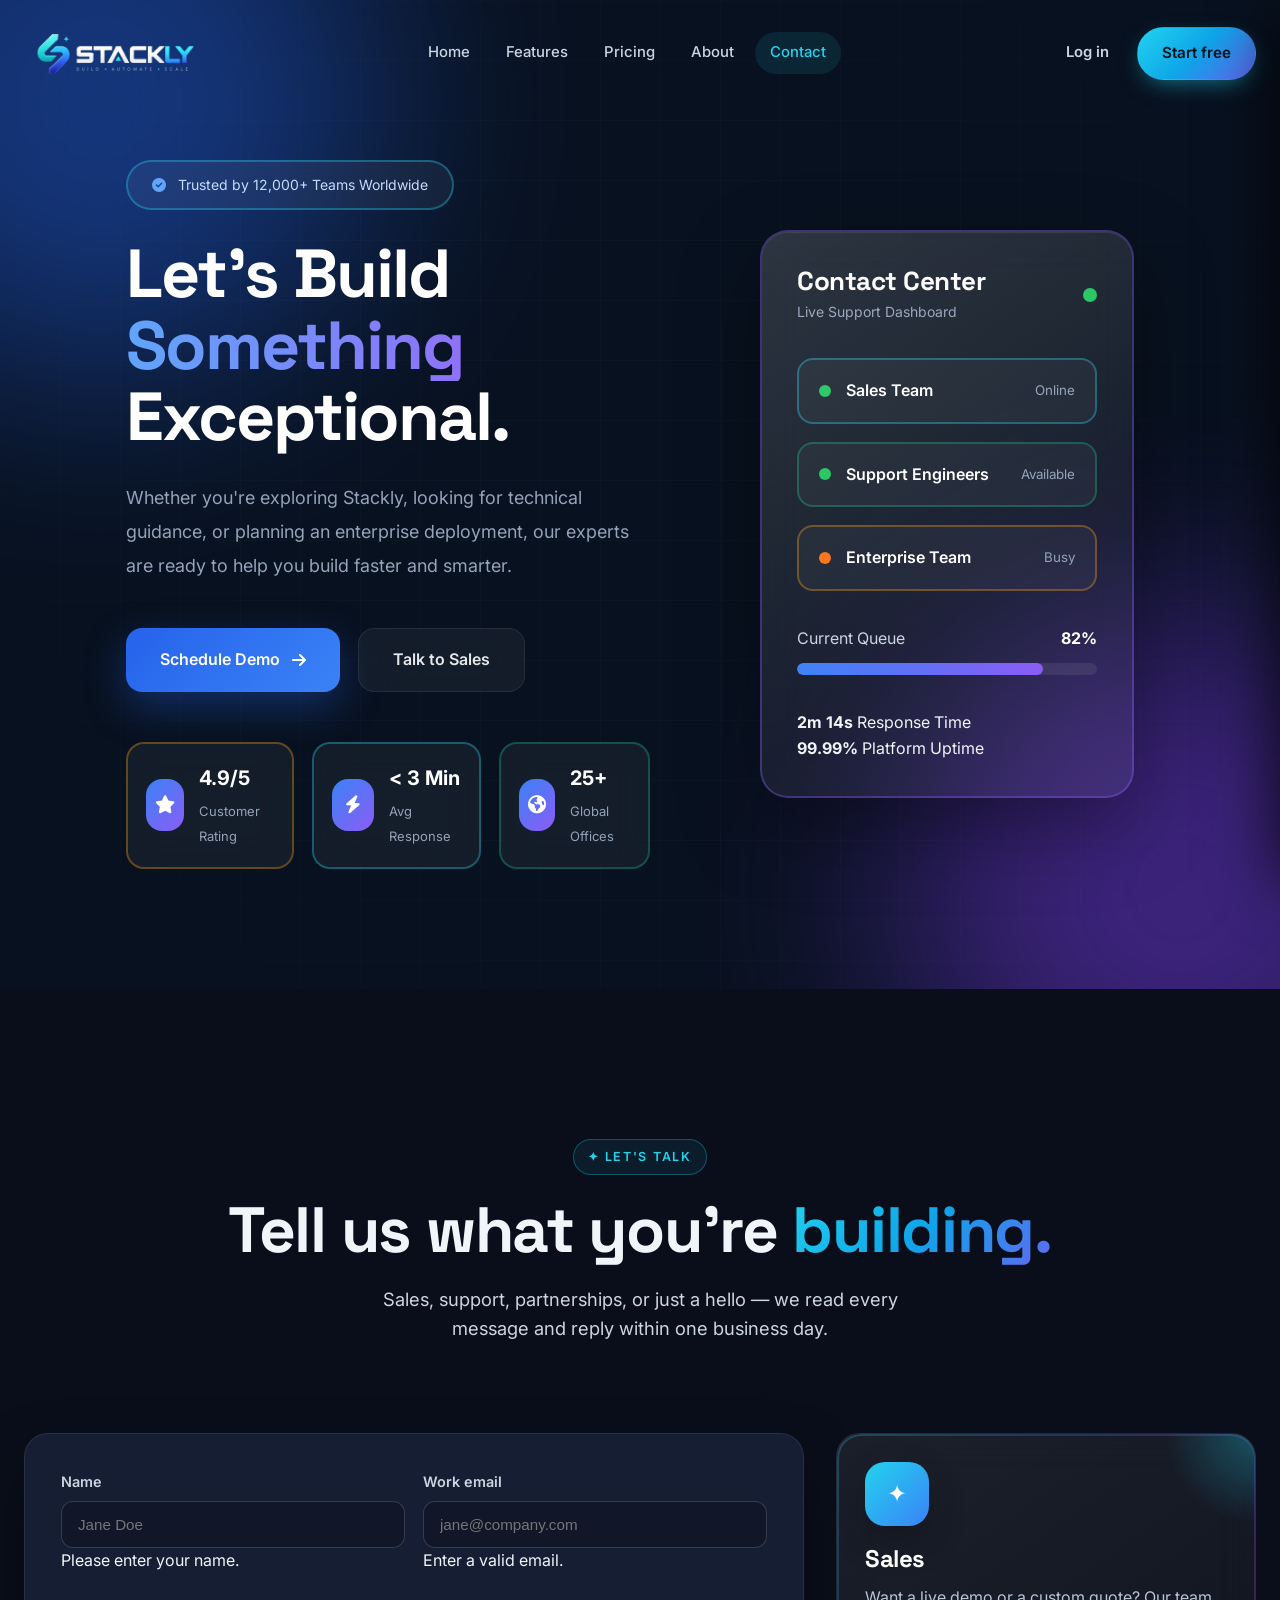
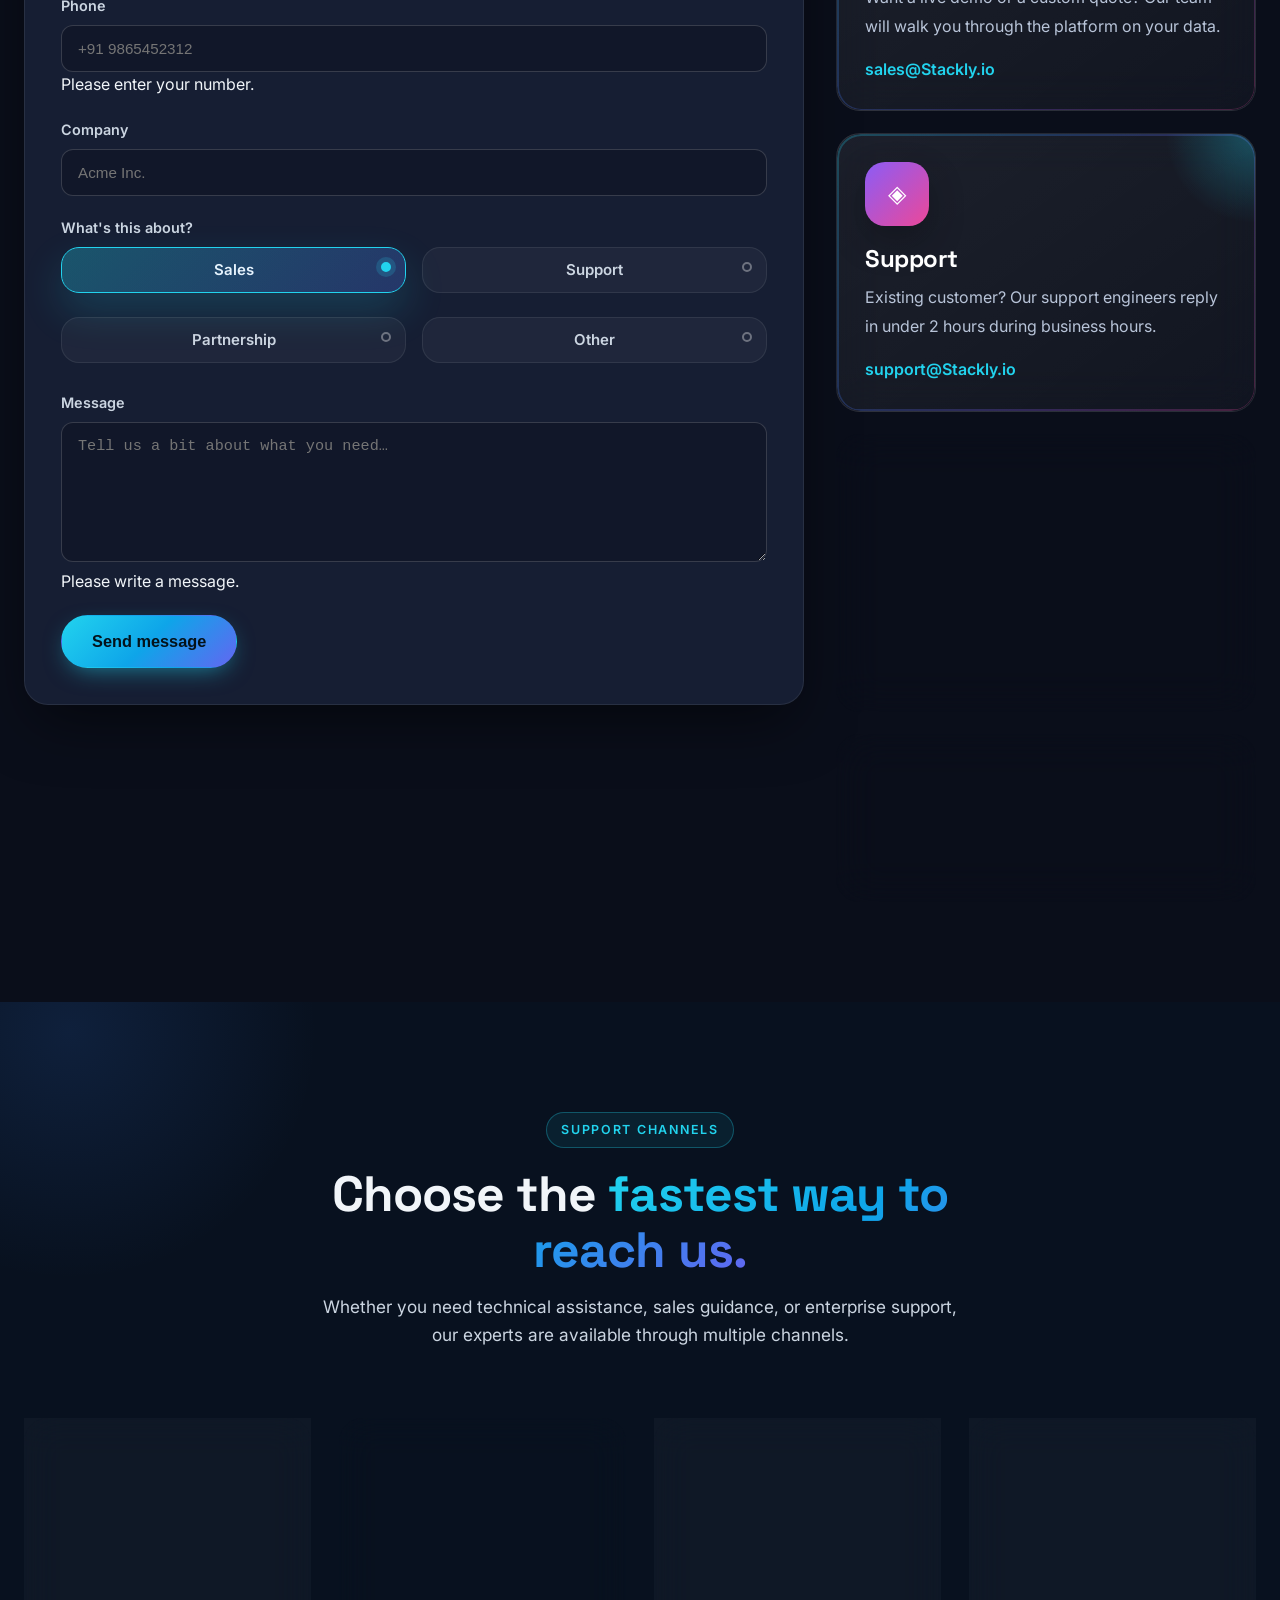
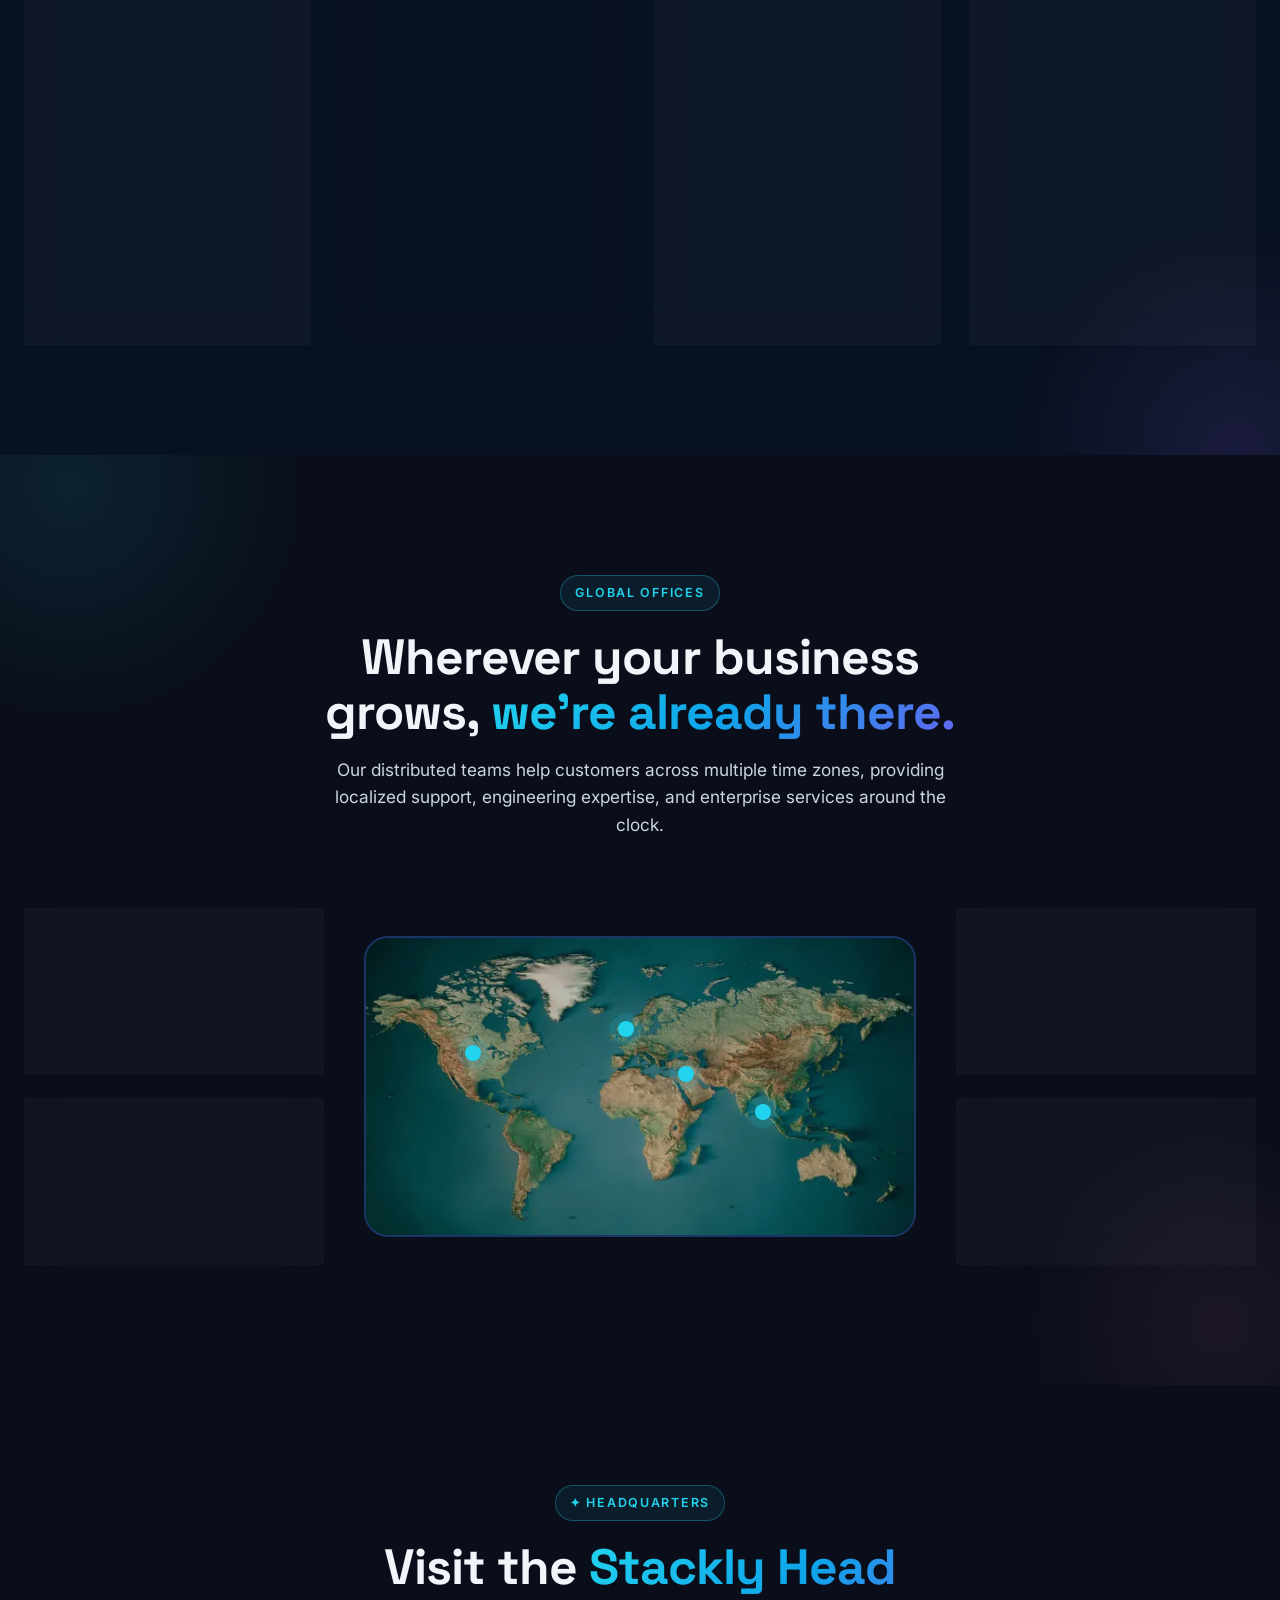
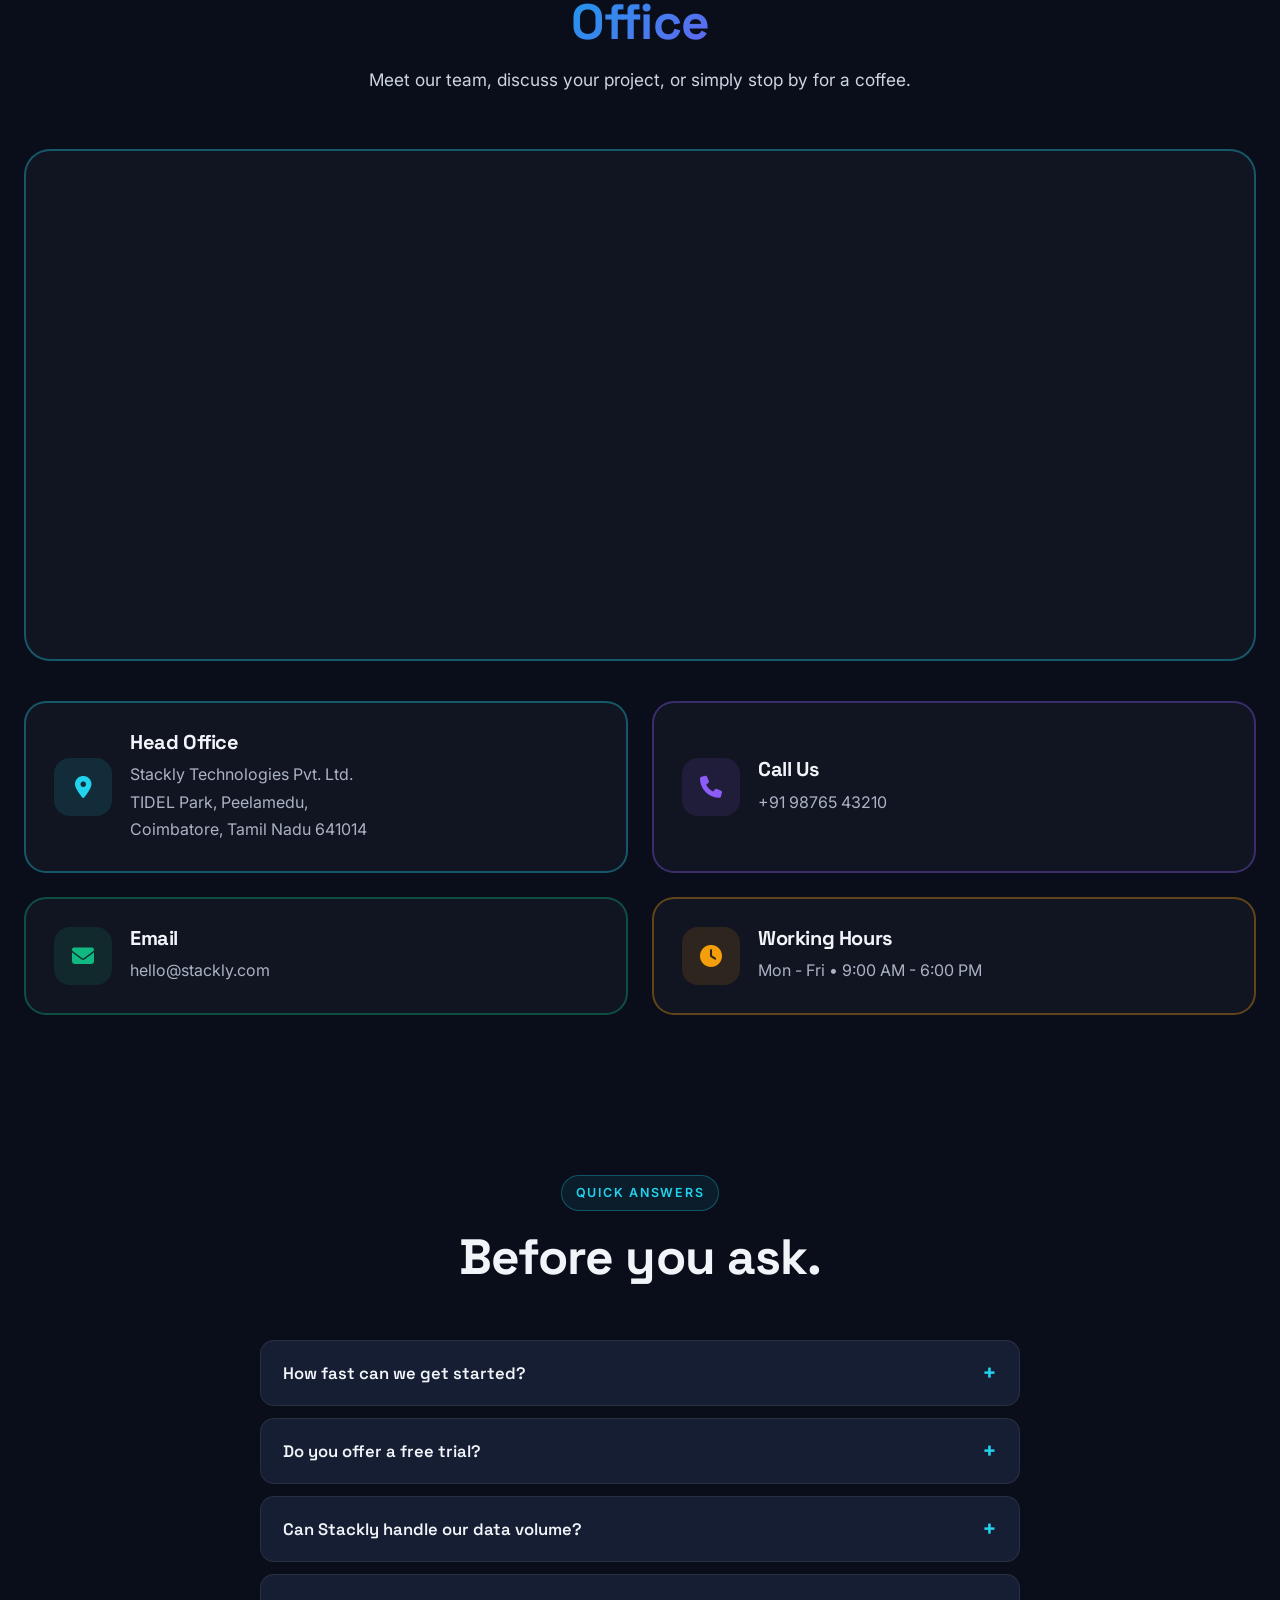
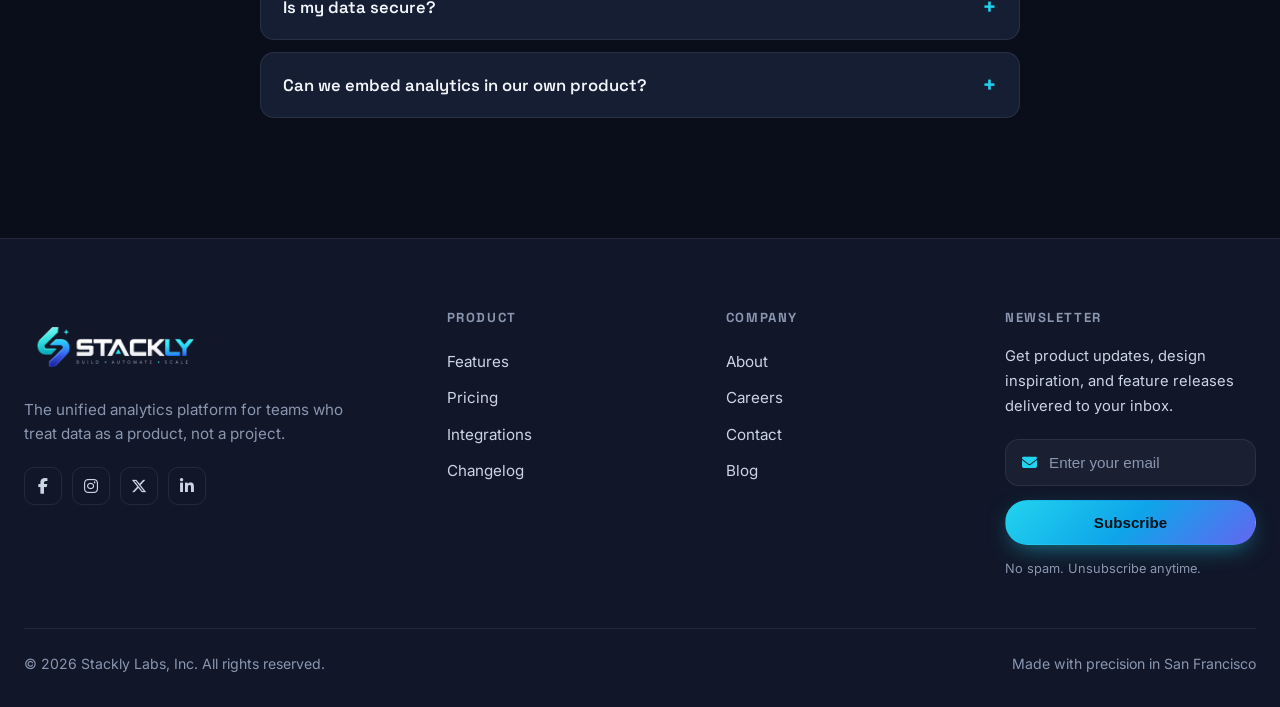
<file: contact.html>
<!DOCTYPE html>
<html lang="en">
<head>
<meta charset="UTF-8" />
<meta name="viewport" content="width=device-width, initial-scale=1.0" />
<title>Contact — Stackly</title>
<link rel="preconnect" href="https://fonts.googleapis.com" />
<link rel="preconnect" href="https://fonts.gstatic.com" crossorigin />
<link rel="stylesheet" href="https://cdnjs.cloudflare.com/ajax/libs/font-awesome/6.7.2/css/all.min.css" integrity="sha512-Evv84Mr4kqVGRNSgIGL/F/aIDqQb7xQ2vcrdIwxfjThSH8CSR7PBEakCr51Ck+w+/U6swU2Im1vVX0SVk9ABhg==" crossorigin="anonymous" referrerpolicy="no-referrer" />
<link href="https://fonts.googleapis.com/css2?family=Inter:wght@400;500;600;700&family=Space+Grotesk:wght@500;600;700&display=swap" rel="stylesheet" />
<link rel="stylesheet" href="css/common.css" />
<link rel="stylesheet" href="css/contact.css" />
</head>
<body>
<div class="bg-blobs"><span class="blob blob-1"></span><span class="blob blob-2"></span><span class="blob blob-3"></span></div>

<header class="nav" id="nav">
  <div class="container nav-inner">
    <a href="index.html" class="brand">
        <span class="brand-mark">
            <img src="images/logo.webp" alt="Stackly Logo">
        </span>
        <!-- <span class="brand-name">Stackly</span> -->
    </a>
    <nav class="nav-links">
      <a href="index.html" data-nav>Home</a>
      <a href="features.html" data-nav>Features</a>
      <a href="pricing.html" data-nav>Pricing</a>
      <a href="about.html" data-nav>About</a>
      <a href="contact.html" data-nav>Contact</a>
    </nav>
    <div class="nav-actions">
      <a href="login.html" class="login-link">Log in</a>
      <a href="pricing.html" class="btn btn-primary">Start free</a>
      <button class="hamburger" id="hamburger" aria-label="Open menu"><span></span><span></span><span></span></button>
    </div>
  </div>
</header>

<aside class="mobile-menu" id="mobileMenu">
  <a href="index.html" class="mm-link" data-nav>Home</a>
  <a href="features.html" class="mm-link" data-nav>Features</a>
  <a href="pricing.html" class="mm-link" data-nav>Pricing</a>
  <a href="about.html" class="mm-link" data-nav>About</a>
  <a href="contact.html" class="mm-link" data-nav>Contact</a>
  <a href="login.html" class="btn btn-ghost mm-login">Log in</a>
  <a href="pricing.html" class="btn btn-primary mm-cta">Start free trial</a>
  <div class="mm-contact">

      <h4>Get in touch</h4>

      <a href="tel:+919876543210">
          <i class="fa-solid fa-phone"></i>
          +91 98765 43210
      </a>

      <a href="mailto:hello@stackly.com">
         <i class="fa-solid fa-envelope"></i>
        hello@stackly.com
      </a>

      <a href="#">
         <i class="fa-solid fa-location-dot"></i>
         Chennai, Tamil Nadu
      </a>

  </div>
  <p class="mm-foot">© <span data-year></span> Stackly Labs, Inc.</p>
</aside>
<div class="menu-backdrop" id="menuBackdrop"></div>

<main>

<!--==================================================
                CONTACT HERO
===================================================-->

<!--==================================================
                Stackly CONTACT HERO
===================================================-->

<section class="nbx-contact-hero">

    <div class="nbx-grid-bg"></div>

    <div class="nbx-glow nbx-glow-left"></div>
    <div class="nbx-glow nbx-glow-right"></div>

    <div class="container">

        <div class="nbx-hero-wrapper">

            <!-- LEFT -->

            <div class="nbx-content">

                <span class="nbx-badge">
                    <i class="fa-solid fa-circle-check"></i>
                    Trusted by 12,000+ Teams Worldwide
                </span>

                <h1 class="nbx-title">
                    Let's Build
                    <span>Something</span>
                    Exceptional.
                </h1>

                <p class="nbx-description">
                    Whether you're exploring Stackly, looking for technical
                    guidance, or planning an enterprise deployment, our experts
                    are ready to help you build faster and smarter.
                </p>

                <div class="nbx-actions">

                    <a href="error.html" class="nbx-btn-primary">
                        Schedule Demo
                        <i class="fa-solid fa-arrow-right"></i>
                    </a>

                    <a href="error.html" class="nbx-btn-secondary">
                        Talk to Sales
                    </a>

                </div>

                <div class="nbx-metrics">

                    <div class="nbx-metric">

                        <i class="fa-solid fa-star"></i>

                        <div>

                            <strong>4.9/5</strong>

                            <span>Customer Rating</span>

                        </div>

                    </div>

                    <div class="nbx-metric">

                        <i class="fa-solid fa-bolt"></i>

                        <div>

                            <strong>&lt; 3 Min</strong>

                            <span>Avg Response</span>

                        </div>

                    </div>

                    <div class="nbx-metric">

                        <i class="fa-solid fa-earth-americas"></i>

                        <div>

                            <strong>25+</strong>

                            <span>Global Offices</span>

                        </div>

                    </div>

                </div>

            </div>

            <!-- RIGHT -->

            <div class="nbx-dashboard">

                <!-- <div class="nbx-float nbx-float-top">

                    <i class="fa-solid fa-envelope-open-text"></i>

                    <div>

                        <strong>126</strong>

                        <span>Emails Today</span>

                    </div>

                </div>

                <div class="nbx-float nbx-float-right">

                    <i class="fa-solid fa-comments"></i>

                    <div>

                        <strong>Live Chat</strong>

                        <span>2 min wait</span>

                    </div>

                </div>

                <div class="nbx-float nbx-float-bottom">

                    <i class="fa-solid fa-globe"></i>

                    <div>

                        <strong>25 Countries</strong>

                        <span>Worldwide Support</span>

                    </div>

                </div> -->

                <!-- Dashboard -->

                <div class="nbx-dashboard-card">

                    <div class="nbx-dashboard-header">

                        <div>

                            <h3>Contact Center</h3>

                            <p>Live Support Dashboard</p>

                        </div>

                        <span class="nbx-live-dot"></span>

                    </div>

                    <div class="nbx-support-list">

                        <div class="nbx-support-row">

                            <span class="nbx-status nbx-online"></span>

                            <p>Sales Team</p>

                            <small>Online</small>

                        </div>

                        <div class="nbx-support-row">

                            <span class="nbx-status nbx-online"></span>

                            <p>Support Engineers</p>

                            <small>Available</small>

                        </div>

                        <div class="nbx-support-row">

                            <span class="nbx-status nbx-busy"></span>

                            <p>Enterprise Team</p>

                            <small>Busy</small>

                        </div>

                    </div>

                    <div class="nbx-queue">

                        <div class="nbx-queue-head">

                            <span>Current Queue</span>

                            <strong>82%</strong>

                        </div>

                        <div class="nbx-queue-track">

                            <div class="nbx-queue-fill"></div>

                        </div>

                    </div>

                    <div class="nbx-footer-stats">

                        <div>

                            <strong>2m 14s</strong>

                            <span>Response Time</span>

                        </div>

                        <div>

                            <strong>99.99%</strong>

                            <span>Platform Uptime</span>

                        </div>

                    </div>

                </div>

            </div>

        </div>

    </div>

</section>

<!-- section-2 -->
  <section class="contact-hero">
    <div class="container">
      <span class="eyebrow reveal">✦ Let's talk</span>
      <h1 class="reveal d1">Tell us what you're <span class="grad-text">building.</span></h1>
      <p class="reveal d2">Sales, support, partnerships, or just a hello — we read every message and reply within one business day.</p>
    </div>
  </section>

  <section class="contact-body">
    <div class="container contact-grid">
      <!-- FORM -->
      <div class="form-card reveal">
        <form id="contactForm" novalidate>
          <div class="field-row">
            <div class="field">
              <label for="name">Name</label>
              <input type="text" id="name" name="name" placeholder="Jane Doe" oninput="this.value=this.value.replace(/[^a-zA-Z\s]/g,'')" required />
              <span class="err" data-for="name">Please enter your name.</span>
            </div>
            <div class="field">
              <label for="email">Work email</label>
              <input type="email" id="email" name="email" placeholder="jane@company.com" required />
              <span class="err" data-for="email">Enter a valid email.</span>
            </div>
          </div>

          <div class="field">
              <label for="name">Phone</label>
              <input type="text" id="phone" name="name" placeholder="+91 9865452312" oninput="this.value=this.value.replace(/[^0-9]/g,'')" required />
              <span class="err" data-for="name">Please enter your number.</span>
          </div>

          <div class="field">
            <label for="company">Company</label>
            <input type="text" id="company" name="company" placeholder="Acme Inc." />
          </div>

          <div class="field">
            <label for="topic">What's this about?</label>
            <div class="chip-group" id="topicGroup">
              <label class="chip"><input type="radio" name="topic" value="sales" checked /><span>Sales</span></label>
              <label class="chip"><input type="radio" name="topic" value="support" /><span>Support</span></label>
              <label class="chip"><input type="radio" name="topic" value="partnership" /><span>Partnership</span></label>
              <label class="chip"><input type="radio" name="topic" value="other" /><span>Other</span></label>
            </div>
          </div>
          <div class="field">
            <label for="message">Message</label>
            <textarea id="message" name="message" rows="5" placeholder="Tell us a bit about what you need…" required></textarea>
            <span class="err" data-for="message">Please write a message.</span>
          </div>
          <button type="submit" class="btn btn-primary btn-lg submit-btn" onclick="window.location.href = 'error.html'">
            <span class="btn-label">Send message</span>
            <span class="spinner" hidden></span>
          </button>
          <p class="form-success" id="formSuccess" hidden>✓ Thanks! We'll get back to you within one business day.</p>
          <!-- <p class="form-note">By submitting, you agree to our privacy policy. We never share your data.</p> -->
        </form>
      </div>

      <!-- SIDE INFO -->
      <aside class="contact-side reveal d2">
        <div class="info-block">
          <div class="info-icon" style="--c:var(--primary)">✦</div>
          <h3>Sales</h3>
          <p>Want a live demo or a custom quote? Our team will walk you through the platform on your data.</p>
          <a href="mailto:sales@Stackly.io">sales@Stackly.io</a>
        </div>
        <div class="info-block">
          <div class="info-icon" style="--c:var(--accent)">◈</div>
          <h3>Support</h3>
          <p>Existing customer? Our support engineers reply in under 2 hours during business hours.</p>
          <a href="mailto:support@Stackly.io">support@Stackly.io</a>
        </div>
        <div class="info-block">
          <div class="info-icon" style="--c:var(--lime)">⬢</div>
          <h3>Visit us</h3>
          <p>535 Mission St, Floor 9<br />San Francisco, CA 94105</p>
          <a href="error.html">View on map →</a>
        </div>
        <div class="info-block highlight">
          <h3>Office hours</h3>
          <p>Mon–Fri · 9am–6pm PT<br />Support 24/7 for Enterprise</p>
        </div>
      </aside>
    </div>
  </section>

<!--==================================
        SUPPORT CHANNELS
===================================-->

<section class="support-channels">

    <div class="container">

        <div class="section-head center reveal">

            <span class="eyebrow">
                Support Channels
            </span>

            <h2>
                Choose the
                <span class="grad-text">
                    fastest way to reach us.
                </span>
            </h2>

            <p>
                Whether you need technical assistance, sales guidance, or enterprise
                support, our experts are available through multiple channels.
            </p>

        </div>

        <div class="support-grid">

            <!-- Email -->

            <div class="support-card reveal"  onclick="window.location.href = 'error.html'">

                <div class="support-icon">
                    <i class="fa-solid fa-envelope"></i>
                </div>

                <span class="support-tag">
                    Average Response
                </span>

                <h3>Email Support</h3>

                <p>
                    Get detailed answers from our support engineers within a few
                    hours.
                </p>

                <div class="support-meta">

                    <span>
                        <i class="fa-regular fa-clock"></i>
                        2 Hours
                    </span>

                    <span>
                        <i class="fa-solid fa-headset"></i>
                        24/7
                    </span>

                </div>

                <a href="error.html" class="support-btn">
                    Contact Support
                    <i class="fa-solid fa-arrow-right"></i>
                </a>

            </div>

            <!-- Live Chat -->

            <div class="support-card featured reveal d1"  onclick="window.location.href = 'error.html'">

                <div class="support-badge">
                    Recommended
                </div>

                <div class="support-icon">
                    <i class="fa-solid fa-comments"></i>
                </div>

                <span class="support-tag">
                    Fastest Response
                </span>

                <h3>Live Chat</h3>

                <p>
                    Connect instantly with our specialists for real-time
                    troubleshooting.
                </p>

                <div class="support-meta">

                    <span>
                        <i class="fa-regular fa-clock"></i>
                        3 Minutes
                    </span>

                    <span>
                        <i class="fa-solid fa-circle-check"></i>
                        Online
                    </span>

                </div>

                <a href="error.html" class="support-btn">
                    Start Chat
                    <i class="fa-solid fa-arrow-right"></i>
                </a>

            </div>

            <!-- Phone -->

            <div class="support-card reveal d2" onclick="window.location.href = 'error.html'">

                <div class="support-icon">
                    <i class="fa-solid fa-phone"></i>
                </div>

                <span class="support-tag">
                    Enterprise
                </span>

                <h3>Phone Support</h3>

                <p>
                    Priority assistance from dedicated enterprise success managers.
                </p>

                <div class="support-meta">

                    <span>
                        <i class="fa-solid fa-phone"></i>
                        24/7
                    </span>

                    <span>
                        <i class="fa-solid fa-shield"></i>
                        Premium
                    </span>

                </div>

                <a href="error.html" class="support-btn">
                    Call Us
                    <i class="fa-solid fa-arrow-right"></i>
                </a>

            </div>

            <!-- Video Meeting -->

            <div class="support-card reveal d3" onclick="window.location.href = 'error.html'">

                <div class="support-icon">
                    <i class="fa-solid fa-video"></i>
                </div>

                <span class="support-tag">
                    Product Demo
                </span>

                <h3>Book a Meeting</h3>

                <p>
                    Schedule a personalized walkthrough with our product experts.
                </p>

                <div class="support-meta">

                    <span>
                        <i class="fa-regular fa-calendar"></i>
                        Mon–Fri
                    </span>

                    <span>
                        <i class="fa-solid fa-user-group"></i>
                        30 Min
                    </span>

                </div>

                <a href="error.html" class="support-btn">
                    Book Demo
                    <i class="fa-solid fa-arrow-right"></i>
                </a>

            </div>

        </div>

    </div>

</section>

<!--==================================
        GLOBAL OFFICES
===================================-->

<section class="global-offices">

    <div class="container">

        <div class="section-head center reveal">

            <span class="eyebrow">
                Global Offices
            </span>

            <h2>
                Wherever your business grows,
                <span class="grad-text">
                    we're already there.
                </span>
            </h2>

            <p>
                Our distributed teams help customers across multiple time zones,
                providing localized support, engineering expertise, and enterprise
                services around the clock.
            </p>

        </div>

        <div class="office-wrapper">

            <!-- Left Offices -->

            <div class="office-column">

                <div class="office-card reveal">

                    <div class="office-icon">
                        <i class="fa-solid fa-location-dot"></i>
                    </div>

                    <div>

                        <h3>San Francisco</h3>

                        <span>Headquarters</span>

                        <p>
                            Product, Engineering & Executive Operations
                        </p>

                    </div>

                </div>

                <div class="office-card reveal d1">

                    <div class="office-icon">
                        <i class="fa-solid fa-location-dot"></i>
                    </div>

                    <div>

                        <h3>London</h3>

                        <span>EMEA Hub</span>

                        <p>
                            Enterprise Sales & Customer Success
                        </p>

                    </div>

                </div>

            </div>

            <!-- World Map -->

            <div class="office-map reveal d2">

                <img src="images/contact-map.webp"
                     alt="World Map">

                <span class="marker sf"></span>

                <span class="marker london"></span>

                <span class="marker dubai"></span>

                <span class="marker singapore"></span>

            </div>

            <!-- Right Offices -->

            <div class="office-column">

                <div class="office-card reveal d3">

                    <div class="office-icon">
                        <i class="fa-solid fa-location-dot"></i>
                    </div>

                    <div>

                        <h3>Dubai</h3>

                        <span>Middle East</span>

                        <p>
                            Cloud Infrastructure & Partnerships
                        </p>

                    </div>

                </div>

                <div class="office-card reveal d4">

                    <div class="office-icon">
                        <i class="fa-solid fa-location-dot"></i>
                    </div>

                    <div>

                        <h3>Singapore</h3>

                        <span>APAC Hub</span>

                        <p>
                            Customer Success & Technical Support
                        </p>

                    </div>

                </div>

            </div>

        </div>

    </div>

</section>

<!-- Head Office Map -->
<section class="head-office-map">
    <div class="container">

        <div class="section-head center">
            <span class="eyebrow">✦ Headquarters</span>

            <h2>
                Visit the
                <span class="grad-text">Stackly Head Office</span>
            </h2>

            <p>
                Meet our team, discuss your project, or simply stop by for a coffee.
            </p>
        </div>

        <div class="map-card">

            <iframe
                 src="https://maps.google.com/maps?q=Coimbatore%2C%20Tamil%20Nadu&t=&z=13&ie=UTF8&iwloc=&output=embed"
                 width="100%"
                 height="500"
                style="border:0;"
                 loading="lazy"
                 allowfullscreen
                 referrerpolicy="no-referrer-when-downgrade">
            </iframe>

        </div>

        <div class="location-card">

    <div class="location-item">
        <div class="location-icon">
            <i class="fa-solid fa-location-dot"></i>
        </div>

        <div>
            <h4>Head Office</h4>
            <p>
                Stackly Technologies Pvt. Ltd.<br>
                TIDEL Park, Peelamedu,<br>
                Coimbatore, Tamil Nadu 641014
            </p>
        </div>
    </div>

    <div class="location-item">
        <div class="location-icon phone">
            <i class="fa-solid fa-phone"></i>
        </div>

        <div>
            <h4>Call Us</h4>
            <p>+91 98765 43210</p>
        </div>
    </div>

    <div class="location-item">
        <div class="location-icon mail">
            <i class="fa-solid fa-envelope"></i>
        </div>

        <div>
            <h4>Email</h4>
            <p>hello@stackly.com</p>
        </div>
    </div>

    <div class="location-item">
        <div class="location-icon time">
            <i class="fa-solid fa-clock"></i>
        </div>

        <div>
            <h4>Working Hours</h4>
            <p>Mon - Fri • 9:00 AM - 6:00 PM</p>
        </div>
    </div>

</div>

    </div>

    

</section>

  <!-- FAQ ACCORDION -->
  <section class="faq-section">
    <div class="container">
      <div class="section-head center reveal">
        <span class="eyebrow">Quick answers</span>
        <h2>Before you ask.</h2>
      </div>
      <div class="faq-accordion" id="faqAccordion">
        <div class="faq-acc-item reveal">
          <button class="faq-acc-head" aria-expanded="false">How fast can we get started? <span class="acc-icon">+</span></button>
          <div class="faq-acc-body"><p>Most teams are live in under an hour. Pick an integration, connect credentials, and our schema inference does the rest. No SDK, no ETL pipeline to maintain.</p></div>
        </div>
        <div class="faq-acc-item reveal d1">
          <button class="faq-acc-head" aria-expanded="false">Do you offer a free trial? <span class="acc-icon">+</span></button>
          <div class="faq-acc-body"><p>Yes — every workspace gets 14 days of Growth features on signup, no credit card required. Your data and dashboards persist if you drop to Starter afterward.</p></div>
        </div>
        <div class="faq-acc-item reveal d2">
          <button class="faq-acc-head" aria-expanded="false">Can Stackly handle our data volume? <span class="acc-icon">+</span></button>
          <div class="faq-acc-body"><p>We process 4.2B events daily across customers. Growth covers 50M events/month; Enterprise is unlimited. Talk to us if you're unsure — we'll size it together.</p></div>
        </div>
        <div class="faq-acc-item reveal d3">
          <button class="faq-acc-head" aria-expanded="false">Is my data secure? <span class="acc-icon">+</span></button>
          <div class="faq-acc-body"><p>SOC 2 Type II, GDPR, HIPAA-ready, and ISO 27001. SSO, SCIM, audit logs, field-level encryption, and regional data residency are all available. Security is built in, not bolted on.</p></div>
        </div>
        <div class="faq-acc-item reveal d4">
          <button class="faq-acc-head" aria-expanded="false">Can we embed analytics in our own product? <span class="acc-icon">+</span></button>
          <div class="faq-acc-body"><p>Yes. Our embedded analytics SDK lets you ship customer-facing dashboards inside your product in under a day, with full theming and row-level security.</p></div>
        </div>
      </div>
    </div>
  </section>
</main>

<!-- FOOTER -->
<footer class="footer">
  <div class="container">
    <div class="footer-grid">
      <div class="footer-brand">
        <a href="index.html" class="brand">
            <span class="brand-mark">
                <img src="images/logo.webp" alt="Stackly Logo">
            </span>
            <!-- <span class="brand-name">Stackly</span> -->
        </a>
        <p>The unified analytics platform for teams who treat data as a product, not a project.</p>
        <div class="socials">
            <a href="error.html"><i class="fa-brands fa-facebook-f"></i></a>

            <a href="error.html"><i class="fa-brands fa-instagram"></i></a>

            <a href="error.html"><i class="fa-brands fa-x-twitter"></i></a>

            <a href="error.html"><i class="fa-brands fa-linkedin-in"></i></a>
        </div>
      </div>
      <div class="footer-col">
        <h4>Product</h4>
        <a href="features.html">Features</a>
        <a href="pricing.html">Pricing</a>
        <a href="error.html">Integrations</a>
        <a href="error.html">Changelog</a>
      </div>
      <div class="footer-col">
        <h4>Company</h4>
        <a href="about.html">About</a>
        <a href="error.html">Careers</a>
        <a href="contact.html">Contact</a>
        <a href="error.html">Blog</a>
      </div>
      <!-- <div class="footer-col">
        <h4>Resources</h4>
        <a href="error.html">Docs</a>
        <a href="error.html">API reference</a>
        <a href="error.html">Community</a>
        <a href="error.html">Status</a>
      </div> -->

      <div class="footer-col footer-newsletter">
          <h4>Newsletter</h4>

          <p>
              Get product updates, design inspiration, and feature releases delivered
              to your inbox.
          </p>

          <form class="newsletter-form">

              <div class="newsletter-input">

                  <i class="fa-solid fa-envelope"></i>

                  <input
                      type="email"
                      placeholder="Enter your email"
                      required>

              </div>

              <button type="submit" class="btn btn-primary">
                  Subscribe
              </button>

          </form>

          <small>No spam. Unsubscribe anytime.</small>
      </div>
    </div>
    <div class="footer-bottom">
      <p>© <span data-year></span> Stackly Labs, Inc. All rights reserved.</p>
      <p>Made with precision in San Francisco</p>
    </div>
  </div>
</footer>

<script src="js/common.js"></script>
<script src="js/contact.js"></script>
</body>
</html>
</file>
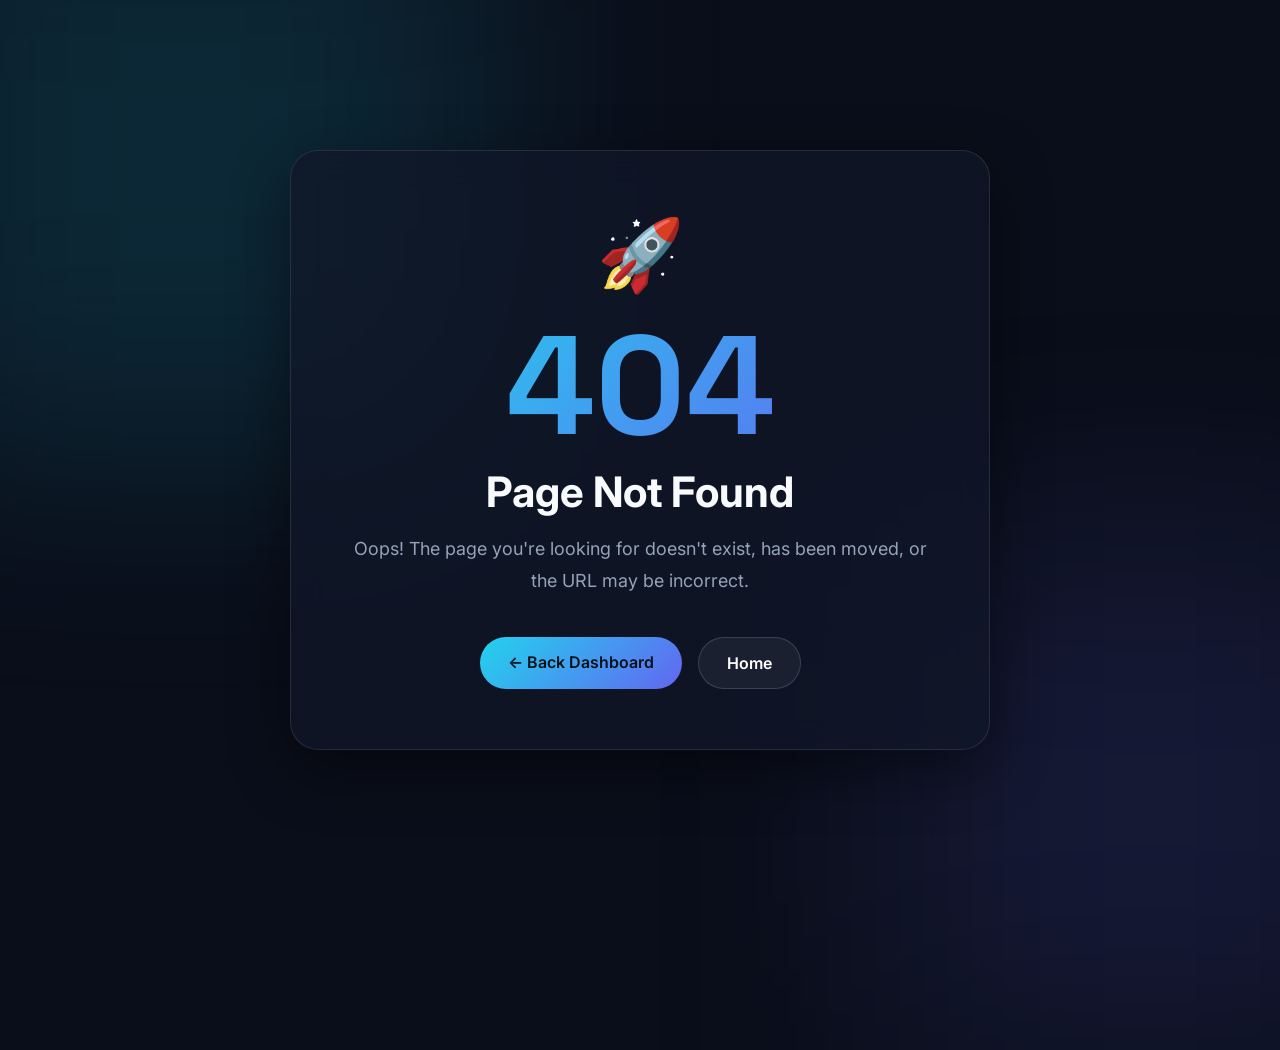
<file: dashboarderror.html>
<!doctype html>
<html lang="en">
  <head>
    <meta charset="UTF-8" />
    <meta name="viewport" content="width=device-width, initial-scale=1.0" />
    <title>404 | Stackly</title>

    <link rel="preconnect" href="https://fonts.googleapis.com" />
    <link rel="preconnect" href="https://fonts.gstatic.com" crossorigin />
    <link rel="stylesheet" href="css/error.css">

    <link
      href="https://fonts.googleapis.com/css2?family=Inter:wght@400;500;600;700&family=Space+Grotesk:wght@500;700&display=swap"
      rel="stylesheet"
    />
  </head>

  <body>
    <div class="card">
      <div class="icon">🚀</div>

      <div class="error">404</div>

      <h1>Page Not Found</h1>

      <p>
        Oops! The page you're looking for doesn't exist, has been moved, or the
        URL may be incorrect.
      </p>

      <div class="actions">
        <a class="btn primary" onclick="window.history.back()"> ← Back Dashboard </a>

        <a href="index.html" class="btn secondary"> Home </a>
      </div>
    </div>
  </body>
</html>
</file>
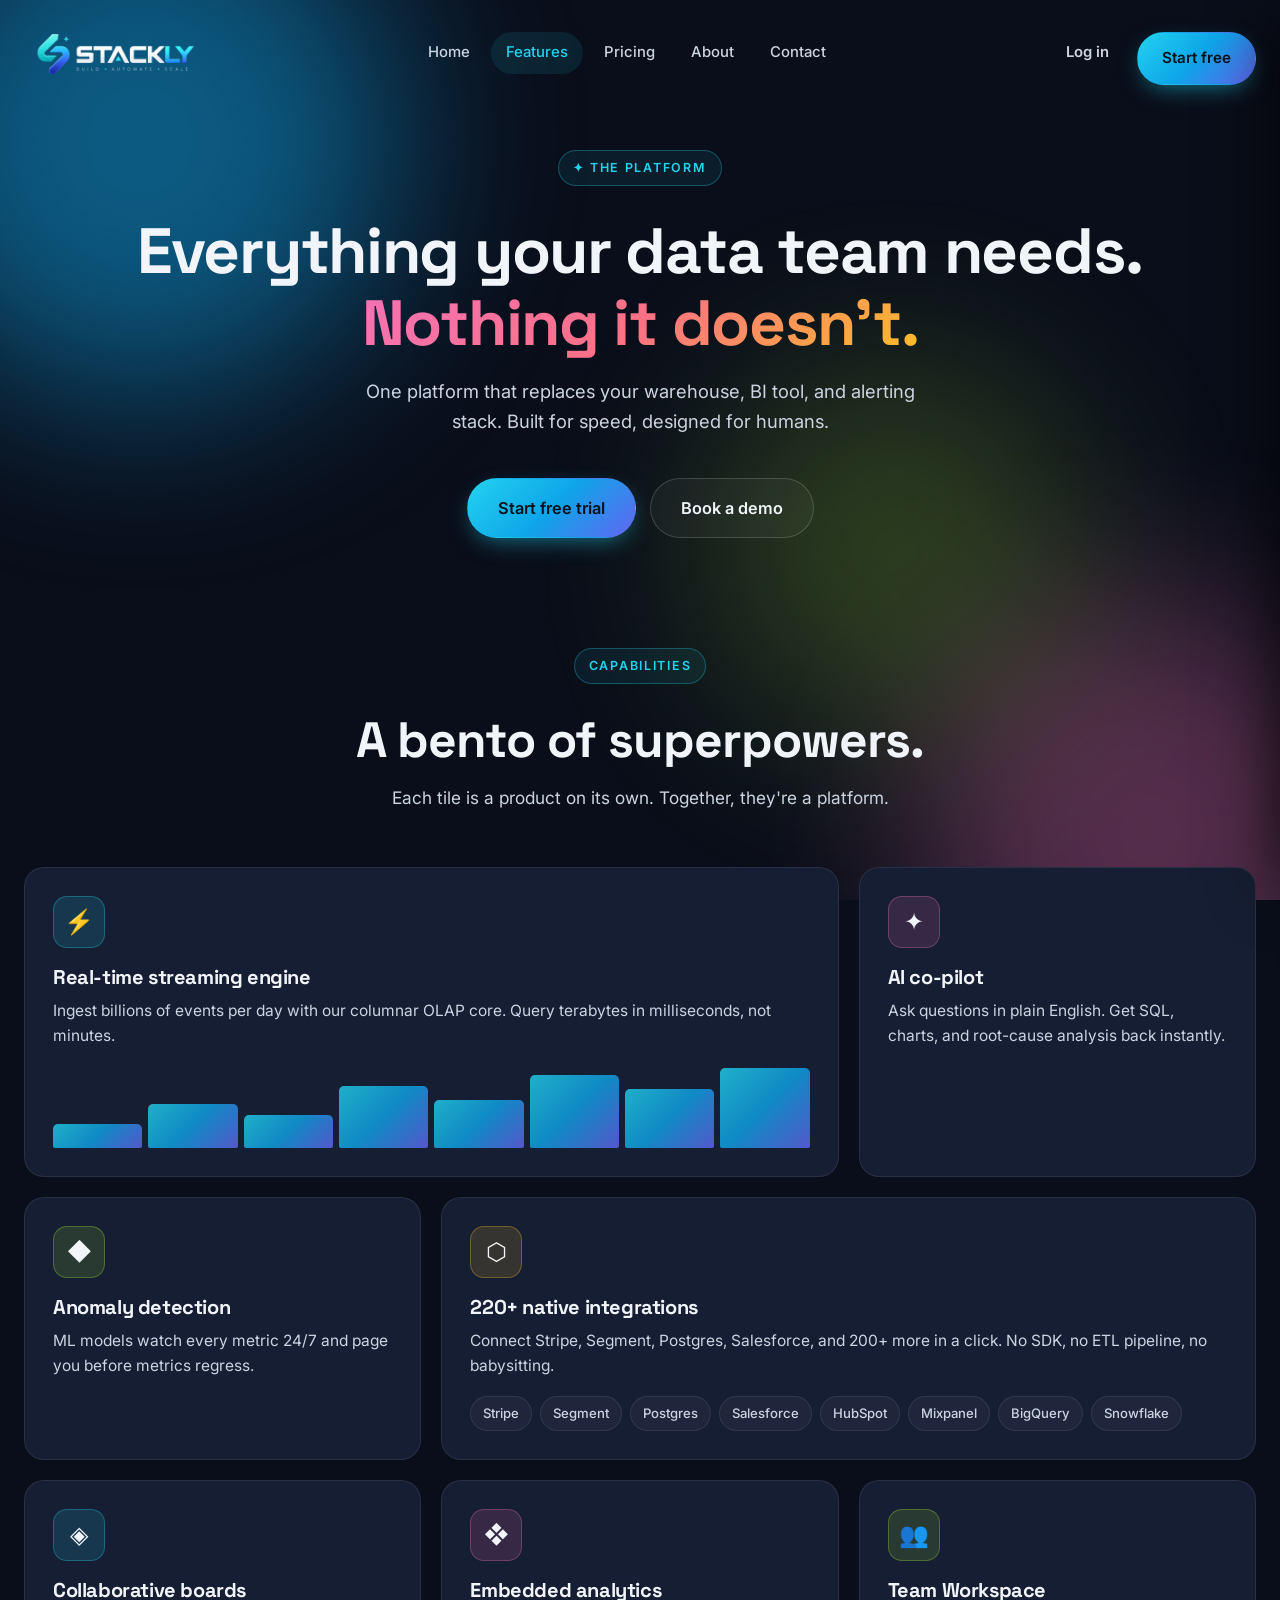
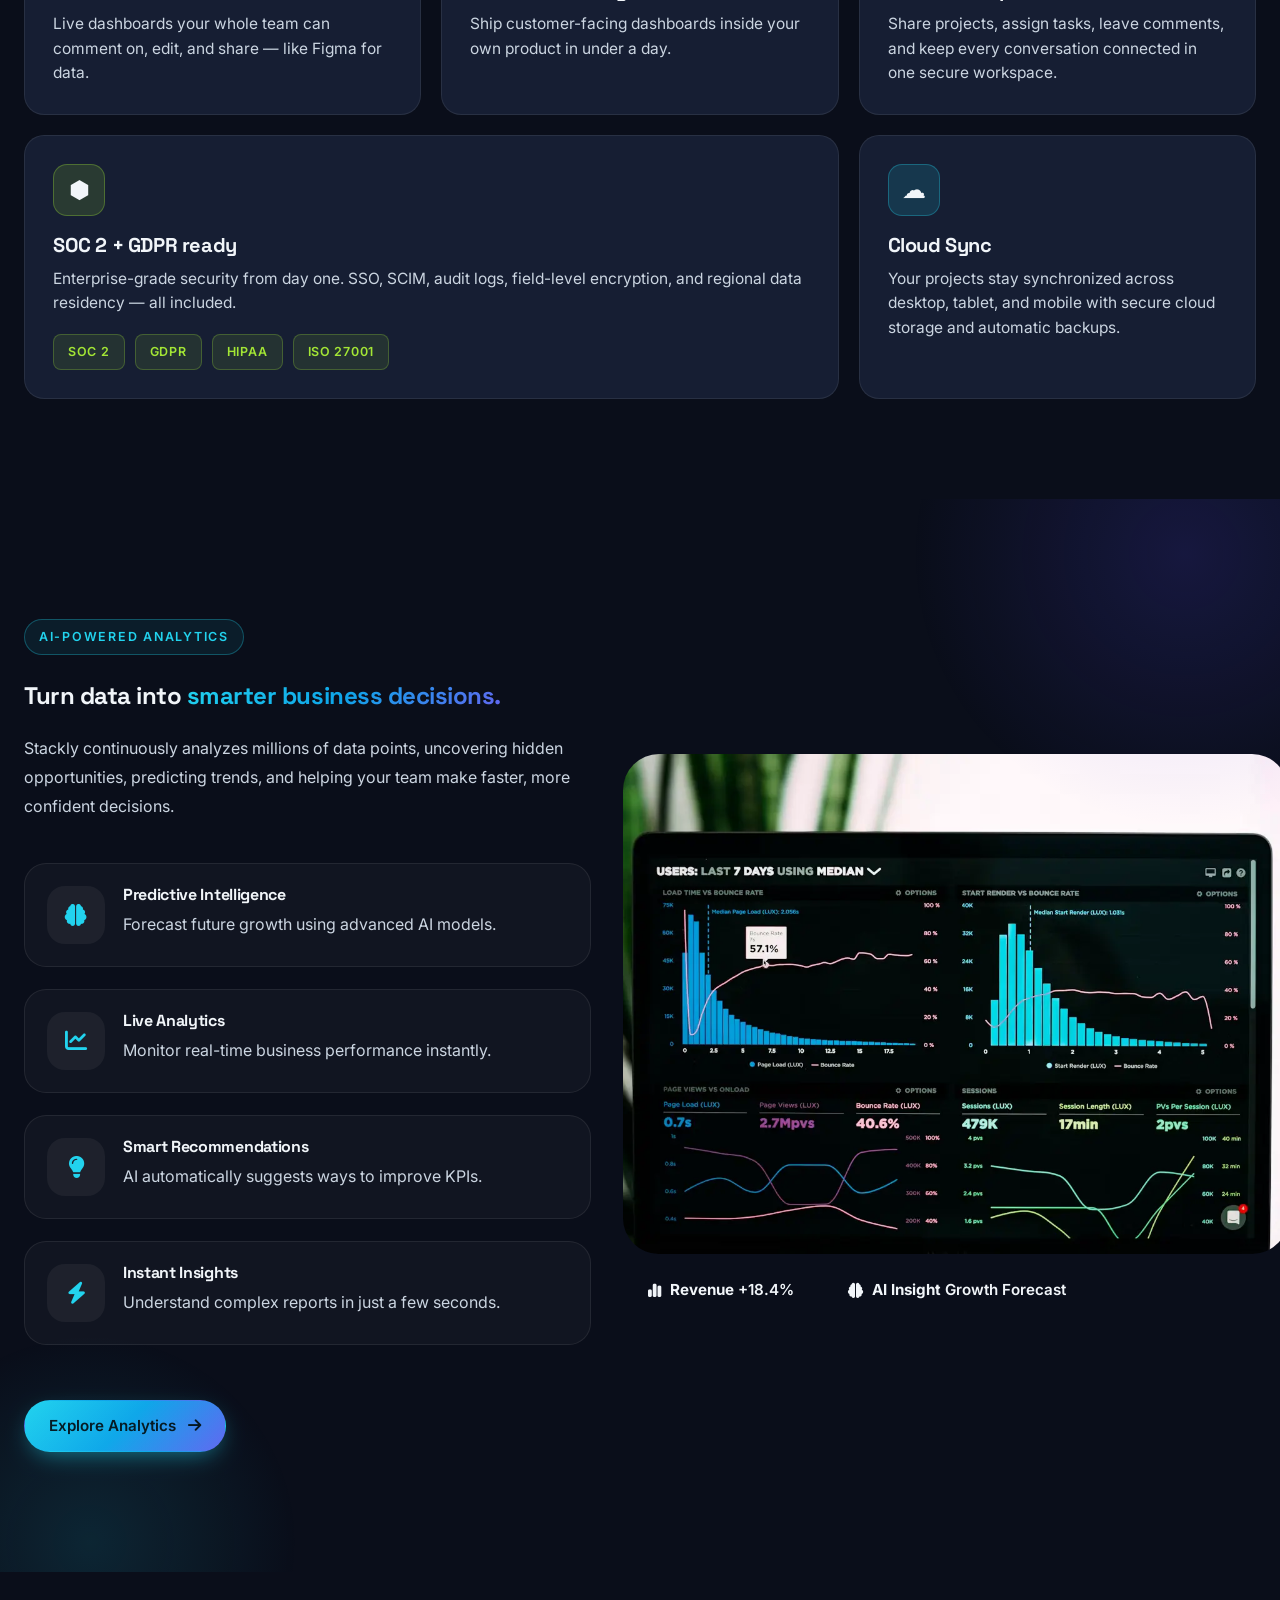
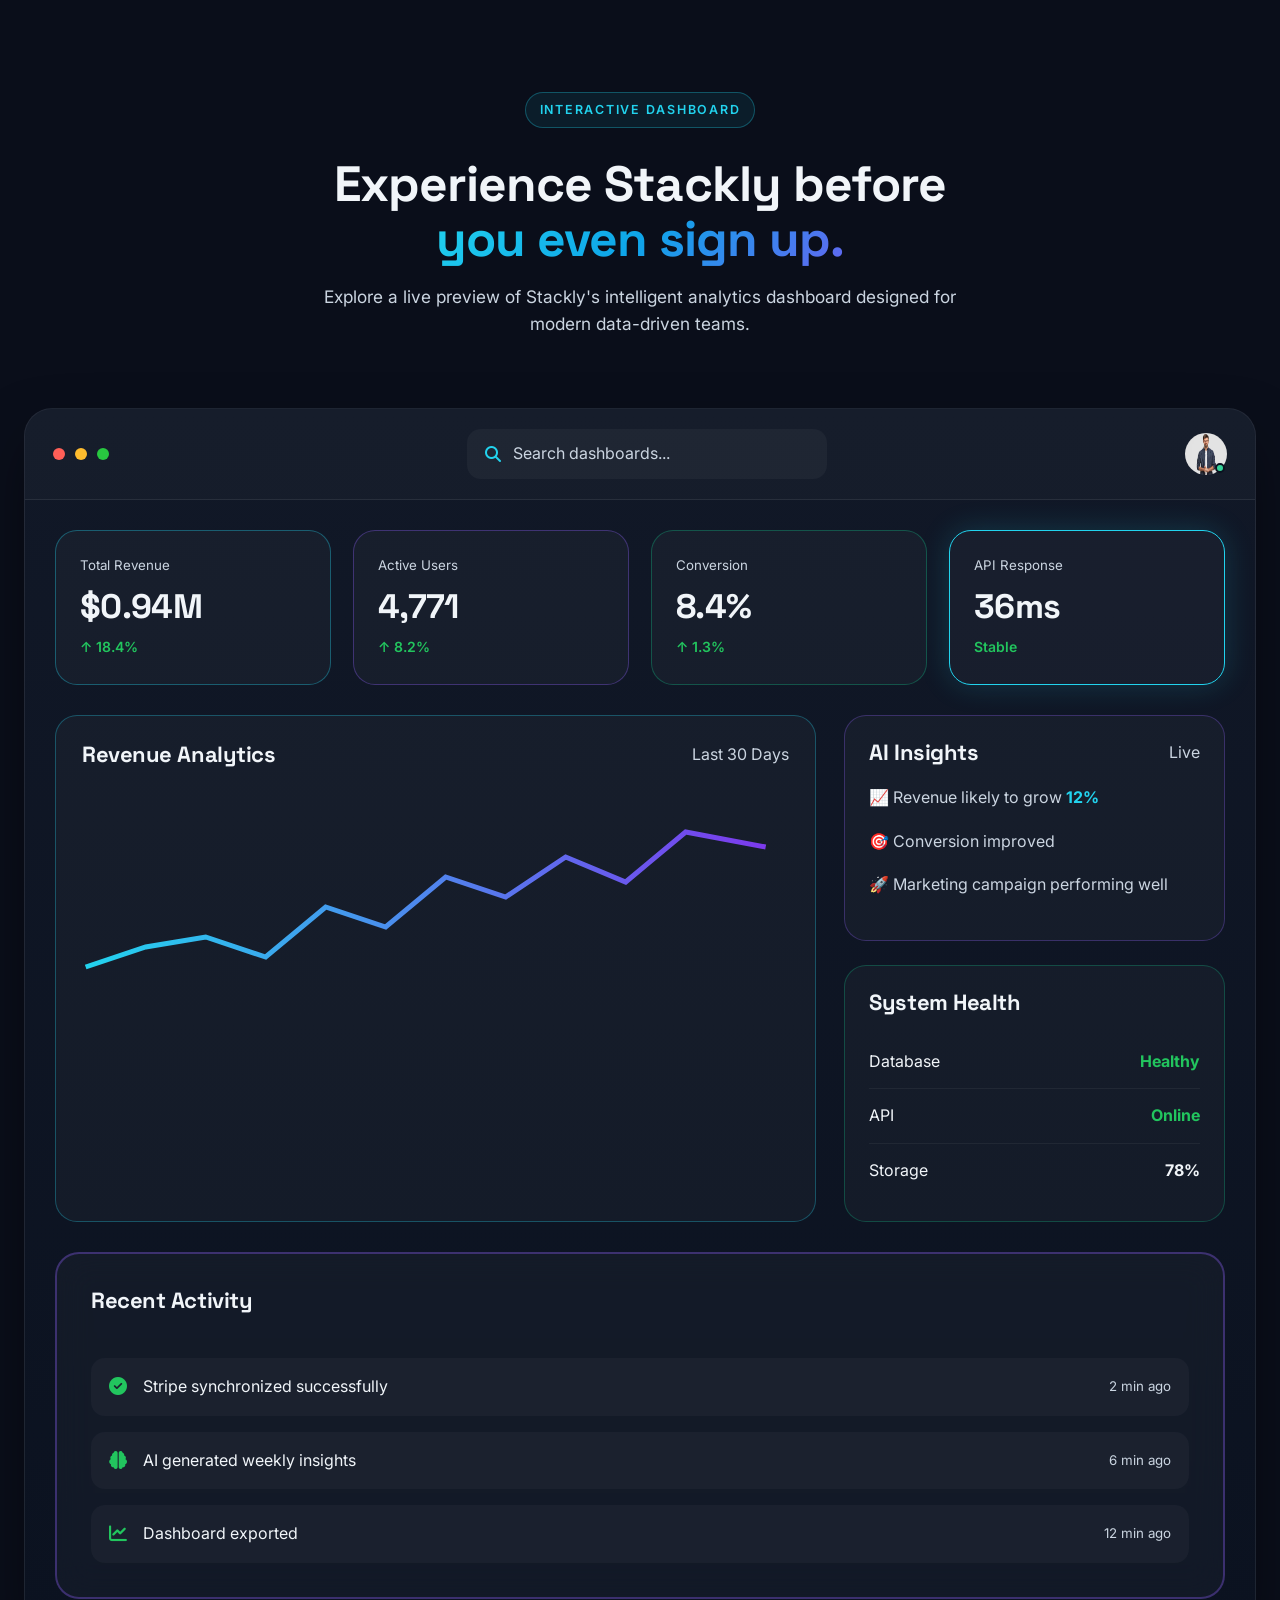
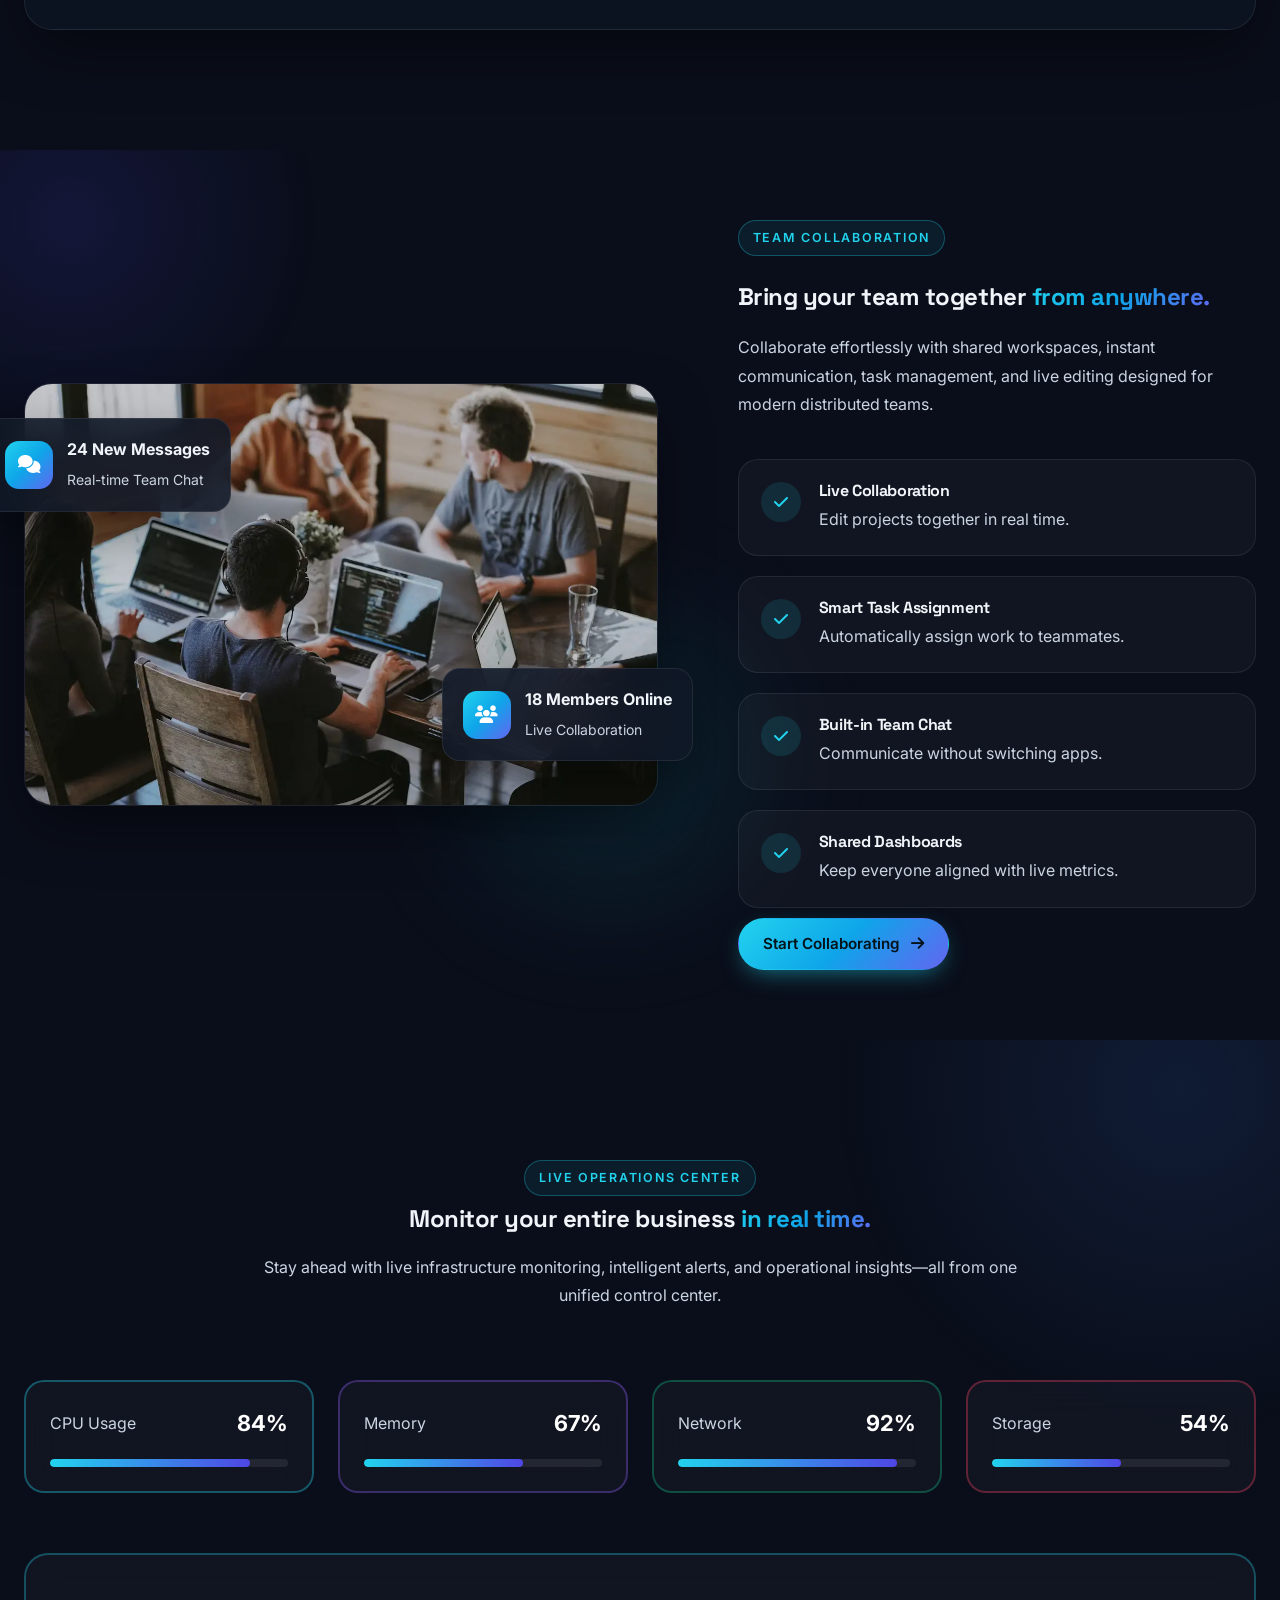
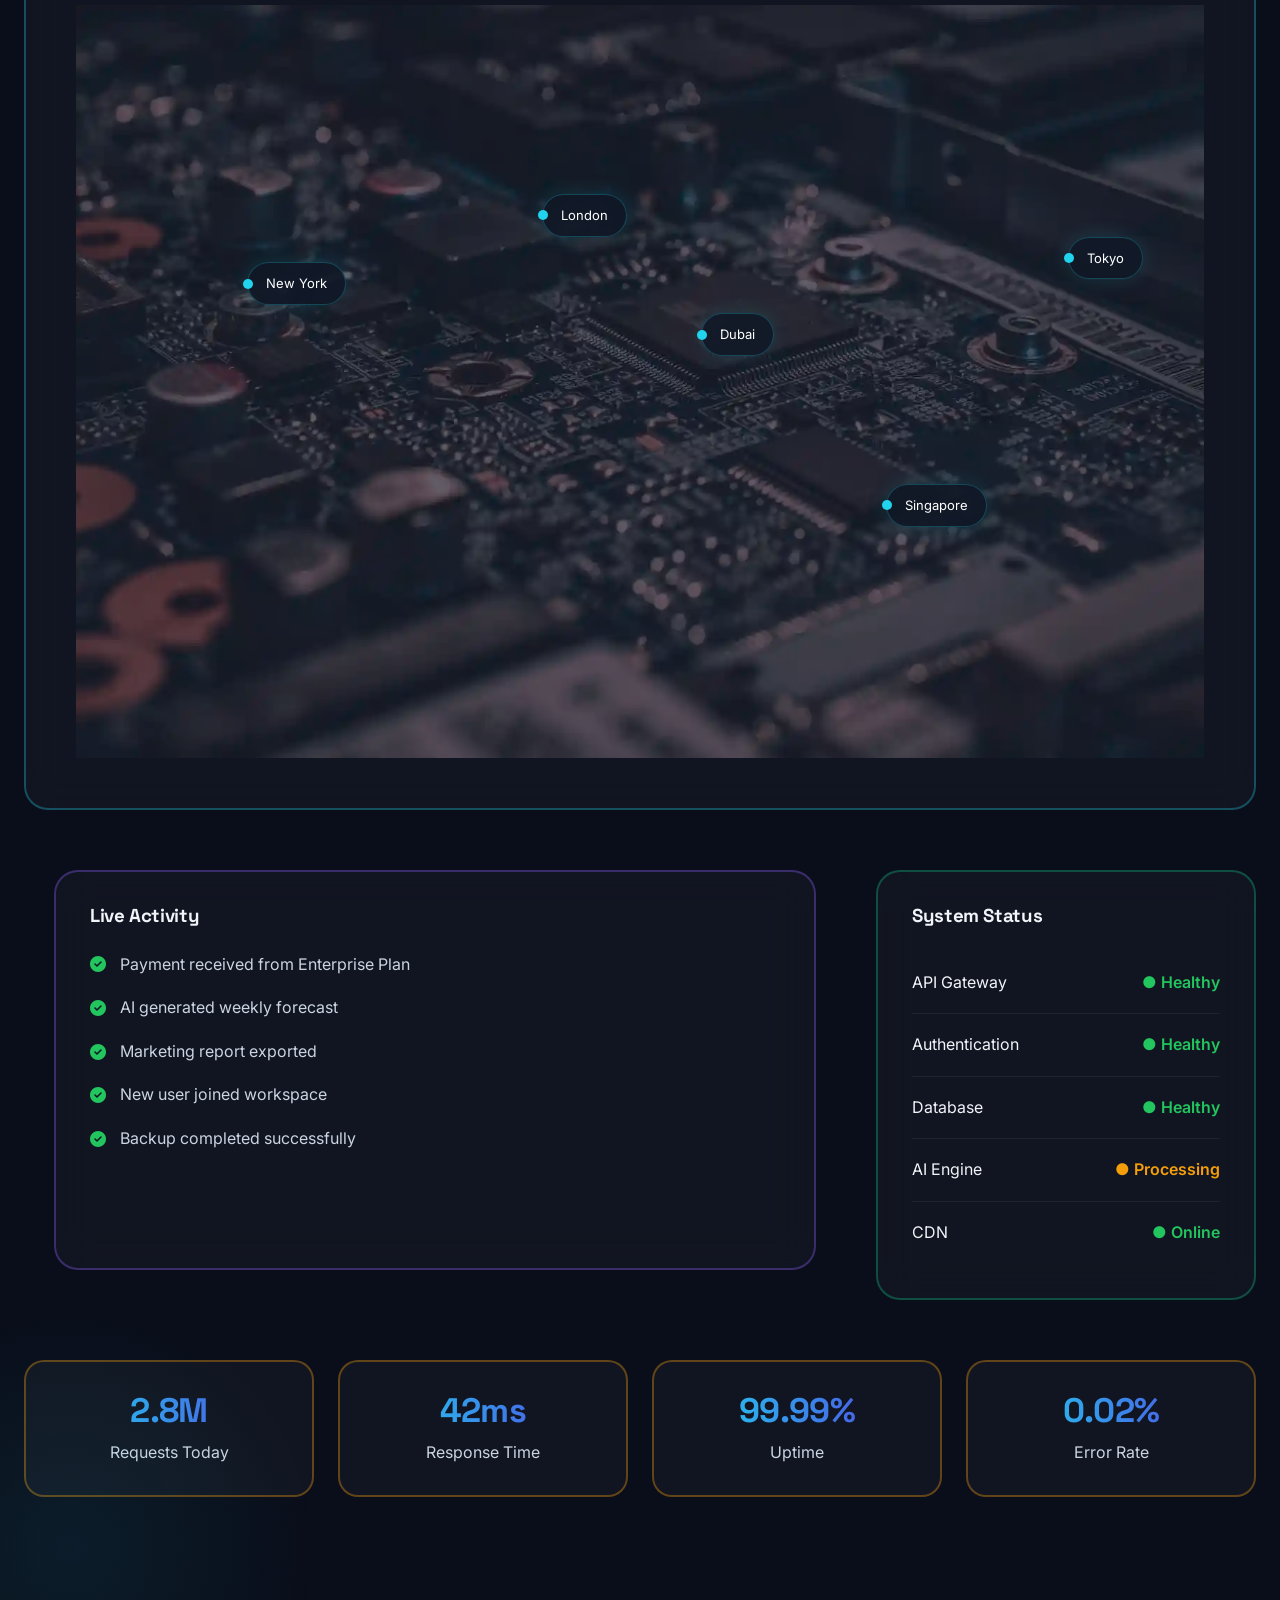
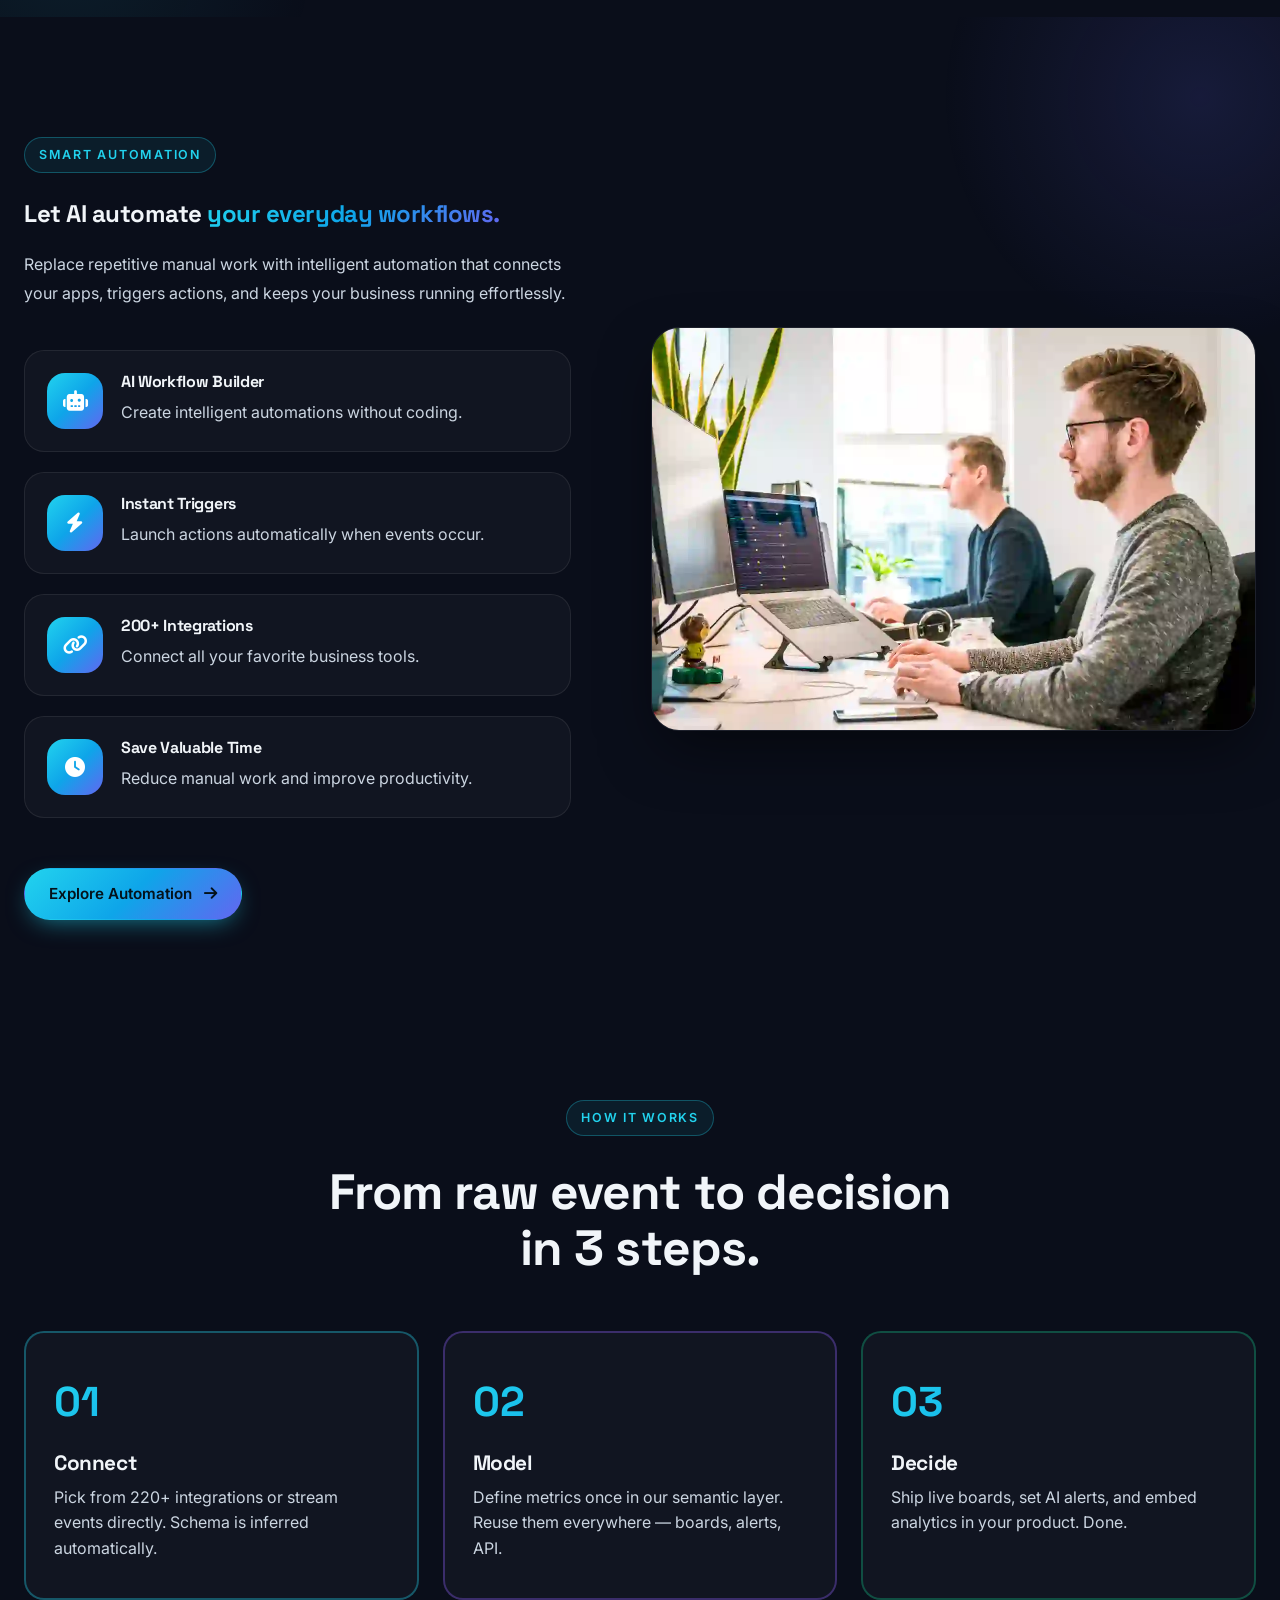
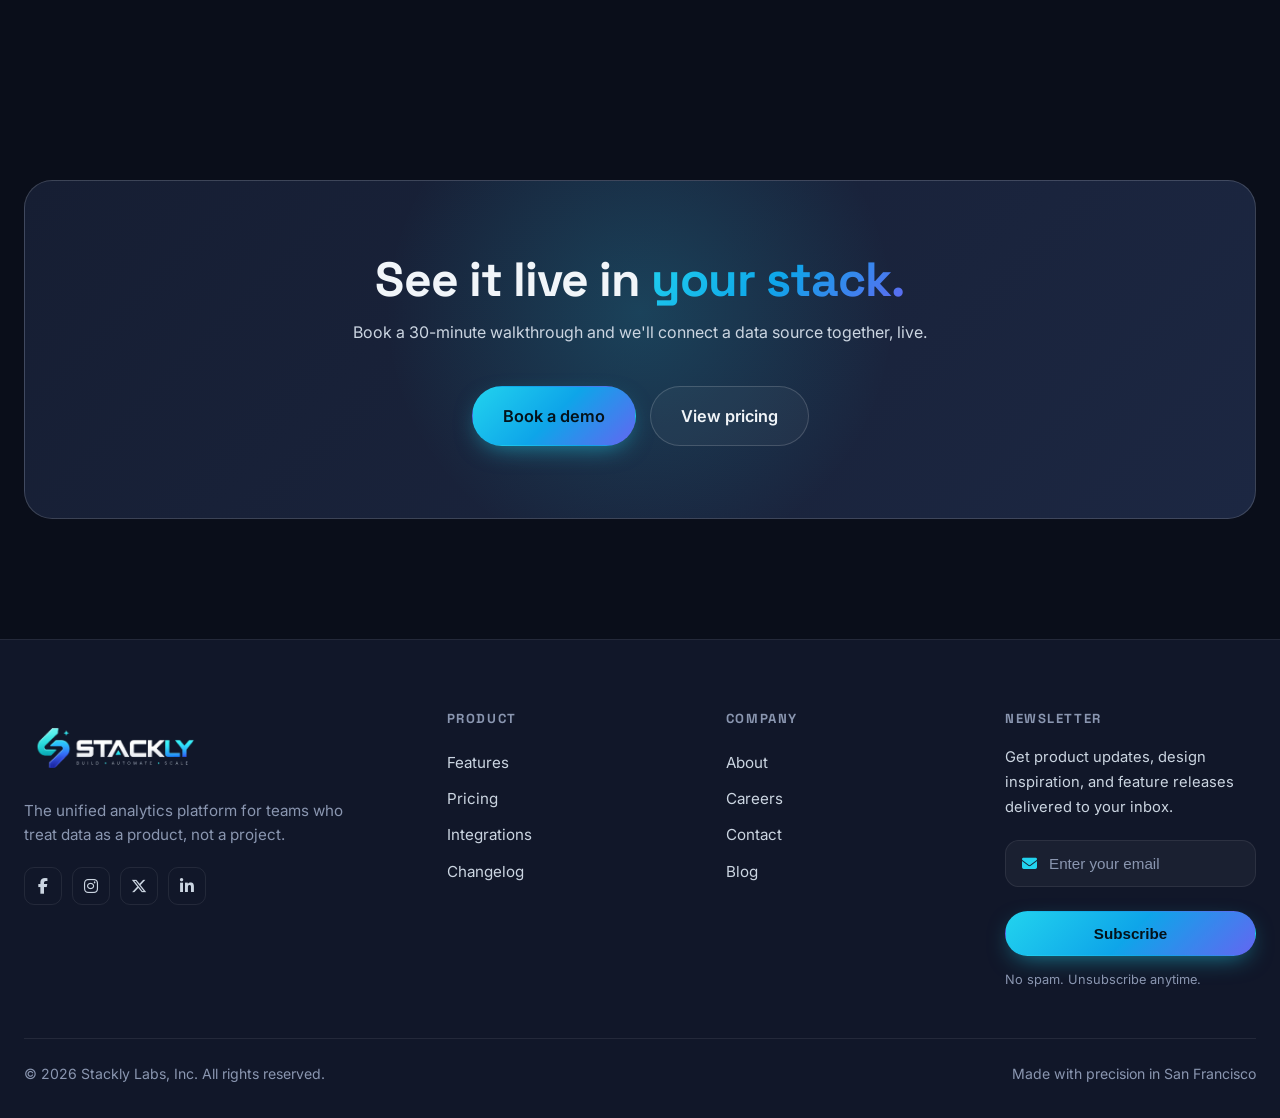
<file: features.html>
<!DOCTYPE html>
<html lang="en">
<head>
<meta charset="UTF-8" />
<meta name="viewport" content="width=device-width, initial-scale=1.0" />
<title>Features — Stackly</title>
<link rel="preconnect" href="https://fonts.googleapis.com" />
<link rel="preconnect" href="https://fonts.gstatic.com" crossorigin />
<link rel="stylesheet" href="https://cdnjs.cloudflare.com/ajax/libs/font-awesome/6.7.2/css/all.min.css" integrity="sha512-Evv84Mr4kqVGRNSgIGL/F/aIDqQb7xQ2vcrdIwxfjThSH8CSR7PBEakCr51Ck+w+/U6swU2Im1vVX0SVk9ABhg==" crossorigin="anonymous" referrerpolicy="no-referrer" />
<link href="https://fonts.googleapis.com/css2?family=Inter:wght@400;500;600;700&family=Space+Grotesk:wght@500;600;700&display=swap" rel="stylesheet" />
<link rel="stylesheet" href="css/common.css" />
<link rel="stylesheet" href="css/features.css" />
</head>
<body>
<div class="bg-blobs"><span class="blob blob-1"></span><span class="blob blob-2"></span><span class="blob blob-3"></span></div>

<header class="nav" id="nav">
  <div class="container nav-inner">
    <a href="index.html" class="brand">
        <span class="brand-mark">
            <img src="images/logo.webp" alt="Stackly Logo">
        </span>
        <!-- <span class="brand-name">Stackly</span> -->
    </a>
    <nav class="nav-links">
      <a href="index.html" data-nav>Home</a>
      <a href="features.html" data-nav>Features</a>
      <a href="pricing.html" data-nav>Pricing</a>
      <a href="about.html" data-nav>About</a>
      <a href="contact.html" data-nav>Contact</a>
    </nav>
    <div class="nav-actions">
      <a href="login.html" class="login-link">Log in</a>
      <a href="pricing.html" class="btn btn-primary">Start free</a>
      <button class="hamburger" id="hamburger" aria-label="Open menu"><span></span><span></span><span></span></button>
    </div>
  </div>
</header>

<aside class="mobile-menu" id="mobileMenu">
  <a href="index.html" class="mm-link" data-nav>Home</a>
  <a href="features.html" class="mm-link" data-nav>Features</a>
  <a href="pricing.html" class="mm-link" data-nav>Pricing</a>
  <a href="about.html" class="mm-link" data-nav>About</a>
  <a href="contact.html" class="mm-link" data-nav>Contact</a>
  <a href="login.html" class="btn btn-ghost mm-login">Log in</a>
  <a href="pricing.html" class="btn btn-primary mm-cta">Start free trial</a>
  <div class="mm-contact">

      <h4>Get in touch</h4>

      <a href="tel:+919876543210">
          <i class="fa-solid fa-phone"></i>
          +91 98765 43210
      </a>

      <a href="mailto:hello@stackly.com">
         <i class="fa-solid fa-envelope"></i>
        hello@stackly.com
      </a>

      <a href="#">
         <i class="fa-solid fa-location-dot"></i>
         Chennai, Tamil Nadu
      </a>

  </div>
  <p class="mm-foot">© <span data-year></span> Stackly Labs, Inc.</p>
</aside>
<div class="menu-backdrop" id="menuBackdrop"></div>

<main>
  <section class="page-hero">
    <div class="container">
      <span class="eyebrow reveal">✦ The platform</span>
      <h1 class="reveal d1">Everything your data team needs.<br /><span class="grad-text-warm">Nothing it doesn't.</span></h1>
      <p class="reveal d2">One platform that replaces your warehouse, BI tool, and alerting stack. Built for speed, designed for humans.</p>
      <div class="page-hero-cta reveal d3">
        <a href="error.html" class="btn btn-primary btn-lg">Start free trial</a>
        <a href="error.html" class="btn btn-ghost btn-lg">Book a demo</a>
      </div>
    </div>
  </section>

  <!-- BENTO GRID -->
  <section class="bento">
    <div class="container">
      <div class="section-head center reveal">
        <span class="eyebrow">Capabilities</span>
        <h2>A bento of superpowers.</h2>
        <p>Each tile is a product on its own. Together, they're a platform.</p>
      </div>
      <div class="bento-grid">
        <article class="bento-cell big reveal">
          <div class="bento-icon" style="--c:var(--primary)">⚡</div>
          <h3>Real-time streaming engine</h3>
          <p>Ingest billions of events per day with our columnar OLAP core. Query terabytes in milliseconds, not minutes.</p>
          <div class="bento-graph">
            <div class="mini-chart">
              <div style="--h:30%"></div><div style="--h:55%"></div><div style="--h:42%"></div>
              <div style="--h:78%"></div><div style="--h:60%"></div><div style="--h:92%"></div>
              <div style="--h:74%"></div><div style="--h:100%"></div>
            </div>
          </div>
        </article>

        <article class="bento-cell reveal d1">
          <div class="bento-icon" style="--c:var(--accent)">✦</div>
          <h3>AI co-pilot</h3>
          <p>Ask questions in plain English. Get SQL, charts, and root-cause analysis back instantly.</p>
        </article>

        <article class="bento-cell reveal d2">
          <div class="bento-icon" style="--c:var(--lime)">◆</div>
          <h3>Anomaly detection</h3>
          <p>ML models watch every metric 24/7 and page you before metrics regress.</p>
        </article>

        <article class="bento-cell wide reveal">
          <div class="bento-icon" style="--c:var(--amber)">⬡</div>
          <h3>220+ native integrations</h3>
          <p>Connect Stripe, Segment, Postgres, Salesforce, and 200+ more in a click. No SDK, no ETL pipeline, no babysitting.</p>
          <div class="logo-chips">
            <span>Stripe</span><span>Segment</span><span>Postgres</span><span>Salesforce</span><span>HubSpot</span><span>Mixpanel</span><span>BigQuery</span><span>Snowflake</span>
          </div>
        </article>

        <article class="bento-cell reveal d1">
          <div class="bento-icon" style="--c:var(--primary)">◈</div>
          <h3>Collaborative boards</h3>
          <p>Live dashboards your whole team can comment on, edit, and share — like Figma for data.</p>
        </article>

        <article class="bento-cell reveal d2">
          <div class="bento-icon" style="--c:var(--accent)">❖</div>
          <h3>Embedded analytics</h3>
          <p>Ship customer-facing dashboards inside your own product in under a day.</p>
        </article>

        <article class="bento-cell reveal d1">
          <div class="bento-icon" style="--c:var(--lime)">👥</div>
          <h3>Team Workspace</h3>
          <p>Share projects, assign tasks, leave comments, and keep every conversation connected in one secure workspace.</p>
        </article>

        <article class="bento-cell big reveal">
          <div class="bento-icon" style="--c:var(--lime)">⬢</div>
          <h3>SOC 2 + GDPR ready</h3>
          <p>Enterprise-grade security from day one. SSO, SCIM, audit logs, field-level encryption, and regional data residency — all included.</p>
          <div class="badge-row">
            <span class="sec-badge">SOC 2</span>
            <span class="sec-badge">GDPR</span>
            <span class="sec-badge">HIPAA</span>
            <span class="sec-badge">ISO 27001</span>
          </div>
        </article>

        <article class="bento-cell reveal d1">
          <div class="bento-icon" style="--c:var(--primary)">☁</div>
          <h3>Cloud Sync</h3>
          <p>Your projects stay synchronized across desktop, tablet, and mobile with secure cloud storage and automatic backups.</p>
        </article>
      </div>
    </div>
  </section>

<!--==================================
        AI POWERED ANALYTICS
===================================-->

<section class="ai-analytics">

    <div class="container">

        <div class="analytics-grid">

            <!-- LEFT CONTENT -->

            <div class="analytics-content reveal-left">

                <span class="eyebrow">
                    AI-Powered Analytics
                </span>

                <h2>

                    Turn data into
                    <span class="grad-text">
                        smarter business decisions.
                    </span>

                </h2>

                <p>

                    Stackly continuously analyzes millions of data points,
                    uncovering hidden opportunities, predicting trends,
                    and helping your team make faster, more confident decisions.

                </p>

                <div class="analytics-features">

                    <div class="feature-box">

                        <div class="feature-icon">

                            <i class="fa-solid fa-brain"></i>

                        </div>

                        <div>

                            <h4>Predictive Intelligence</h4>

                            <p>
                                Forecast future growth using advanced AI models.
                            </p>

                        </div>

                    </div>

                    <div class="feature-box">

                        <div class="feature-icon">

                            <i class="fa-solid fa-chart-line"></i>

                        </div>

                        <div>

                            <h4>Live Analytics</h4>

                            <p>
                                Monitor real-time business performance instantly.
                            </p>

                        </div>

                    </div>

                    <div class="feature-box">

                        <div class="feature-icon">

                            <i class="fa-solid fa-lightbulb"></i>

                        </div>

                        <div>

                            <h4>Smart Recommendations</h4>

                            <p>
                                AI automatically suggests ways to improve KPIs.
                            </p>

                        </div>

                    </div>

                    <div class="feature-box">

                        <div class="feature-icon">

                            <i class="fa-solid fa-bolt"></i>

                        </div>

                        <div>

                            <h4>Instant Insights</h4>

                            <p>
                                Understand complex reports in just a few seconds.
                            </p>

                        </div>

                    </div>

                </div>

                <!-- <div class="analytics-stats">

                    <div>

                        <h3>98.6%</h3>

                        <span>Prediction Accuracy</span>

                    </div>

                    <div>

                        <h3>2.4M</h3>

                        <span>Events Processed Daily</span>

                    </div>

                    <div>

                        <h3>45%</h3>

                        <span>Faster Decisions</span>

                    </div>

                </div> -->

                <a href="error.html" class=" btn btn-primary">

                    Explore Analytics

                    <i class="fa-solid fa-arrow-right"></i>

                </a>

            </div>

            <!-- RIGHT IMAGE -->

            <div class="analytics-image reveal-right">

                <img
                src="images/features1.webp"
                alt="AI Analytics Dashboard">

                <div class="floating-card btn card-one">

                    <i class="fa-solid fa-chart-simple"></i>

                    <div>

                        <strong>Revenue</strong>

                        <span>+18.4%</span>

                    </div>

                </div>

                <div class="floating-card btn card-two">

                    <i class="fa-solid fa-brain"></i>

                    <div>

                        <strong>AI Insight</strong>

                        <span>Growth Forecast</span>

                    </div>

                </div>

            </div>

        </div>

    </div>

</section>

<!--==================================
    INTERACTIVE PRODUCT DASHBOARD
===================================-->

<section class="dashboard-preview">

    <div class="container">

        <div class="section-head center reveal">

            <span class="eyebrow">
                Interactive Dashboard
            </span>

            <h2>

                Experience Stackly before
                <span class="grad-text">
                    you even sign up.
                </span>

            </h2>

            <p>

                Explore a live preview of Stackly's intelligent analytics
                dashboard designed for modern data-driven teams.

            </p>

        </div>

        <div class="dashboard-window reveal">

            <!--==================================
                    TOP BAR
            ===================================-->

            <div class="dashboard-top">

                <div class="window-buttons">

                    <span></span>
                    <span></span>
                    <span></span>

                </div>

                <div class="dashboard-search">

                    <i class="fa-solid fa-magnifying-glass"></i>

                    <span>Search dashboards...</span>

                </div>

                <div class="dashboard-user">

                    <div class="online-dot"></div>

                    <img src="images/team1.webp">

                </div>

            </div>

            <!--==================================
                    KPI CARDS
            ===================================-->

            <div class="dashboard-kpis">

                <div class="kpi-card">

                    <small>Total Revenue</small>

                    <h3 class="counter"
                        data-target="2450000">

                        $0

                    </h3>

                    <span class="growth">

                        ↑ 18.4%

                    </span>

                </div>

                <div class="kpi-card">

                    <small>Active Users</small>

                    <h3 class="counter"
                        data-target="12483">

                        0

                    </h3>

                    <span class="growth">

                        ↑ 8.2%

                    </span>

                </div>

                <div class="kpi-card">

                    <small>Conversion</small>

                    <h3>

                        8.4%

                    </h3>

                    <span class="growth">

                        ↑ 1.3%

                    </span>

                </div>

                <div class="kpi-card">

                    <small>API Response</small>

                    <h3>

                        36ms

                    </h3>

                    <span class="growth">

                        Stable

                    </span>

                </div>

            </div>

            <!--==================================
                    MAIN GRID
            ===================================-->

            <div class="dashboard-grid">

                <!-- LEFT -->

                <div class="chart-panel">

                    <div class="panel-head">

                        <h3>

                            Revenue Analytics

                        </h3>

                        <span>

                            Last 30 Days

                        </span>

                    </div>

                    <div class="chart-area">

                        <svg
                        viewBox="0 0 700 250">

                            <defs>

                                <linearGradient
                                id="lineGradient">

                                    <stop offset="0%"
                                    stop-color="#22d3ee"/>

                                    <stop offset="100%"
                                    stop-color="#7c3aed"/>

                                </linearGradient>

                            </defs>

                            <polyline

                            fill="none"

                            stroke="url(#lineGradient)"

                            stroke-width="5"

                            points="
                            0,180
                            60,160
                            120,150
                            180,170
                            240,120
                            300,140
                            360,90
                            420,110
                            480,70
                            540,95
                            600,45
                            680,60"

                            />

                        </svg>

                    </div>

                </div>

                <!-- RIGHT -->

                <div class="side-panels">

                    <!-- AI -->

                    <div class="ai-panel">

                        <div class="panel-head">

                            <h3>

                                AI Insights

                            </h3>

                            <span>

                                Live

                            </span>

                        </div>

                        <ul>

                            <li>

                                📈 Revenue likely to grow
                                <strong>12%</strong>

                            </li>

                            <li>

                                🎯 Conversion improved

                            </li>

                            <li>

                                🚀 Marketing campaign performing well

                            </li>

                        </ul>

                    </div>

                    <!-- SYSTEM -->

                    <div class="system-panel">

                        <div class="panel-head">

                            <h3>

                                System Health

                            </h3>

                        </div>

                        <div class="health-row">

                            <span>Database</span>

                            <strong class="green">

                                Healthy

                            </strong>

                        </div>

                        <div class="health-row">

                            <span>API</span>

                            <strong class="green">

                                Online

                            </strong>

                        </div>

                        <div class="health-row">

                            <span>Storage</span>

                            <strong>

                                78%

                            </strong>

                        </div>

                    </div>

                </div>

            </div>

            <!--==================================
                    RECENT ACTIVITY
            ===================================-->

            <div class="activity-panel">

                <div class="panel-head">

                    <h3>

                        Recent Activity

                    </h3>

                </div>

                <div class="activity-list">

                    <div class="activity-item">

                        <i class="fa-solid fa-circle-check"></i>

                        <span>

                            Stripe synchronized successfully

                        </span>

                        <small>

                            2 min ago

                        </small>

                    </div>

                    <div class="activity-item">

                        <i class="fa-solid fa-brain"></i>

                        <span>

                            AI generated weekly insights

                        </span>

                        <small>

                            6 min ago

                        </small>

                    </div>

                    <div class="activity-item">

                        <i class="fa-solid fa-chart-line"></i>

                        <span>

                            Dashboard exported

                        </span>

                        <small>

                            12 min ago

                        </small>

                    </div>

                </div>

            </div>

        </div>

    </div>

</section>

<!--==================================
        TEAM COLLABORATION
===================================-->

<section class="team-collaboration">

    <div class="container">

        <div class="team-grid">

            <!-- LEFT -->

            <div class="team-image reveal-left">

                <img
                src="images/features3.webp"
                alt="Team Collaboration">

                <div class="team-card card-one">

                    <i class="fa-solid fa-comments"></i>

                    <div>

                        <strong>24 New Messages</strong>

                        <span>Real-time Team Chat</span>

                    </div>

                </div>

                <div class="team-card card-two">

                    <i class="fa-solid fa-users"></i>

                    <div>

                        <strong>18 Members Online</strong>

                        <span>Live Collaboration</span>

                    </div>

                </div>

            </div>

            <!-- RIGHT -->

            <div class="team-content reveal-right">

                <span class="eyebrow">

                    Team Collaboration

                </span>

                <h2>

                    Bring your team together
                    <span class="grad-text">

                        from anywhere.

                    </span>

                </h2>

                <p>

                    Collaborate effortlessly with shared workspaces,
                    instant communication, task management, and live
                    editing designed for modern distributed teams.

                </p>

                <div class="team-features">

                    <div class="team-feature">

                        <i class="fa-solid fa-check"></i>

                        <div>

                            <h4>Live Collaboration</h4>

                            <p>Edit projects together in real time.</p>

                        </div>

                    </div>

                    <div class="team-feature">

                        <i class="fa-solid fa-check"></i>

                        <div>

                            <h4>Smart Task Assignment</h4>

                            <p>Automatically assign work to teammates.</p>

                        </div>

                    </div>

                    <div class="team-feature">

                        <i class="fa-solid fa-check"></i>

                        <div>

                            <h4>Built-in Team Chat</h4>

                            <p>Communicate without switching apps.</p>

                        </div>

                    </div>

                    <div class="team-feature">

                        <i class="fa-solid fa-check"></i>

                        <div>

                            <h4>Shared Dashboards</h4>

                            <p>Keep everyone aligned with live metrics.</p>

                        </div>

                    </div>

                </div>

                <!-- <div class="team-stats">

                    <div>

                        <h3>250K+</h3>

                        <span>Active Teams</span>

                    </div>

                    <div>

                        <h3>98%</h3>

                        <span>Satisfaction</span>

                    </div>

                    <div>

                        <h3>3.5M+</h3>

                        <span>Tasks Completed</span>

                    </div>

                </div> -->

                <a href="error.html" class="btn btn-primary">

                    Start Collaborating

                    <i class="fa-solid fa-arrow-right"></i>

                </a>

            </div>

        </div>

    </div>

</section>

<!--==================================================
            LIVE OPERATIONS CENTER
===================================================-->

<section class="operations-center">

    <div class="container">

        <div class="section-heading center reveal-up">

            <span class="eyebrow">
                Live Operations Center
            </span>

            <h2>
                Monitor your entire business
                <span class="grad-text">
                    in real time.
                </span>
            </h2>

            <p>
                Stay ahead with live infrastructure monitoring, intelligent alerts,
                and operational insights—all from one unified control center.
            </p>

        </div>

        <!--============================
                TOP METRICS
        =============================-->

        <div class="ops-metrics reveal-up">

            <div class="metric-card">

                <div class="metric-header">

                    <span>CPU Usage</span>

                    <strong>84%</strong>

                </div>

                <div class="progress">

                    <div class="progress-fill cpu"></div>

                </div>

            </div>

            <div class="metric-card">

                <div class="metric-header">

                    <span>Memory</span>

                    <strong>67%</strong>

                </div>

                <div class="progress">

                    <div class="progress-fill memory"></div>

                </div>

            </div>

            <div class="metric-card">

                <div class="metric-header">

                    <span>Network</span>

                    <strong>92%</strong>

                </div>

                <div class="progress">

                    <div class="progress-fill network"></div>

                </div>

            </div>

            <div class="metric-card">

                <div class="metric-header">

                    <span>Storage</span>

                    <strong>54%</strong>

                </div>

                <div class="progress">

                    <div class="progress-fill storage"></div>

                </div>

            </div>

        </div>

        <!--============================
                WORLD MAP
        =============================-->

        <div class="operations-map reveal-up">

            <img src="images/features4.webp" alt="Global Infrastructure">

            <span class="server ny">New York</span>
            <span class="server london">London</span>
            <span class="server dubai">Dubai</span>
            <span class="server singapore">Singapore</span>
            <span class="server tokyo">Tokyo</span>

        </div>

        <!--============================
                BOTTOM GRID
        =============================-->

        <div class="operations-grid">

            <!-- Activity -->

            <div class="activity-panel reveal-left">

                <h3>Live Activity</h3>

                <ul>

                    <li>
                        <i class="fa-solid fa-circle-check"></i>
                        Payment received from Enterprise Plan
                    </li>

                    <li>
                        <i class="fa-solid fa-circle-check"></i>
                        AI generated weekly forecast
                    </li>

                    <li>
                        <i class="fa-solid fa-circle-check"></i>
                        Marketing report exported
                    </li>

                    <li>
                        <i class="fa-solid fa-circle-check"></i>
                        New user joined workspace
                    </li>

                    <li>
                        <i class="fa-solid fa-circle-check"></i>
                        Backup completed successfully
                    </li>

                </ul>

            </div>

            <!-- Status -->

            <div class="status-panel reveal-right">

                <h3>System Status</h3>

                <div class="status-item">

                    <span>API Gateway</span>

                    <span class="healthy">
                        ● Healthy
                    </span>

                </div>

                <div class="status-item">

                    <span>Authentication</span>

                    <span class="healthy">
                        ● Healthy
                    </span>

                </div>

                <div class="status-item">

                    <span>Database</span>

                    <span class="healthy">
                        ● Healthy
                    </span>

                </div>

                <div class="status-item">

                    <span>AI Engine</span>

                    <span class="warning">
                        ● Processing
                    </span>

                </div>

                <div class="status-item">

                    <span>CDN</span>

                    <span class="healthy">
                        ● Online
                    </span>

                </div>

            </div>

        </div>

        <!--============================
                FOOTER KPI
        =============================-->

        <div class="operations-footer reveal-up">

            <div>

                <h4>2.8M</h4>

                <span>Requests Today</span>

            </div>

            <div>

                <h4>42ms</h4>

                <span>Response Time</span>

            </div>

            <div>

                <h4>99.99%</h4>

                <span>Uptime</span>

            </div>

            <div>

                <h4>0.02%</h4>

                <span>Error Rate</span>

            </div>

        </div>

    </div>

</section>

<!--==================================
        SMART AUTOMATION
===================================-->

<section class="smart-automation">

    <div class="container">

        <div class="automation-grid">

            <!-- LEFT -->

            <div class="automation-content reveal-left">

                <span class="eyebrow">
                    Smart Automation
                </span>

                <h2>

                    Let AI automate
                    <span class="grad-text">
                        your everyday workflows.
                    </span>

                </h2>

                <p>

                    Replace repetitive manual work with intelligent
                    automation that connects your apps, triggers actions,
                    and keeps your business running effortlessly.

                </p>

                <div class="automation-list">

                    <div class="automation-item">

                        <i class="fa-solid fa-robot"></i>

                        <div>

                            <h4>AI Workflow Builder</h4>

                            <p>Create intelligent automations without coding.</p>

                        </div>

                    </div>

                    <div class="automation-item">

                        <i class="fa-solid fa-bolt"></i>

                        <div>

                            <h4>Instant Triggers</h4>

                            <p>Launch actions automatically when events occur.</p>

                        </div>

                    </div>

                    <div class="automation-item">

                        <i class="fa-solid fa-link"></i>

                        <div>

                            <h4>200+ Integrations</h4>

                            <p>Connect all your favorite business tools.</p>

                        </div>

                    </div>

                    <div class="automation-item">

                        <i class="fa-solid fa-clock"></i>

                        <div>

                            <h4>Save Valuable Time</h4>

                            <p>Reduce manual work and improve productivity.</p>

                        </div>

                    </div>

                </div>

                <a href="error.html" class="btn btn-primary">

                    Explore Automation

                    <i class="fa-solid fa-arrow-right"></i>

                </a>

            </div>

            <!-- RIGHT -->

            <div class="automation-image reveal-right">

                <img
                src="images/features5.webp"
                alt="Workflow Automation">

                <!-- <div class="workflow-card">

                    <div class="workflow-step active">

                        <i class="fa-solid fa-user-plus"></i>

                        Lead Created

                    </div>

                    <div class="workflow-line"></div>

                    <div class="workflow-step">

                        <i class="fa-solid fa-brain"></i>

                        AI Qualification

                    </div>

                    <div class="workflow-line"></div>

                    <div class="workflow-step">

                        <i class="fa-solid fa-user-check"></i>

                        Assign Sales Rep

                    </div>

                    <div class="workflow-line"></div>

                    <div class="workflow-step">

                        <i class="fa-solid fa-envelope"></i>

                        Welcome Email

                    </div>

                    <div class="workflow-line"></div>

                    <div class="workflow-step">

                        <i class="fa-solid fa-circle-check"></i>

                        CRM Updated

                    </div>

                </div> -->

            </div>

        </div>

    </div>

</section>



  <!-- TABS / WORKFLOW -->
  <section class="workflow">
    <div class="container">
      <div class="section-head center reveal">
        <span class="eyebrow">How it works</span>
        <h2>From raw event to decision in 3 steps.</h2>
      </div>
      <div class="steps">
        <div class="step reveal">
          <div class="step-num">01</div>
          <h3>Connect</h3>
          <p>Pick from 220+ integrations or stream events directly. Schema is inferred automatically.</p>
        </div>
        <div class="step reveal d1">
          <div class="step-num">02</div>
          <h3>Model</h3>
          <p>Define metrics once in our semantic layer. Reuse them everywhere — boards, alerts, API.</p>
        </div>
        <div class="step reveal d2">
          <div class="step-num">03</div>
          <h3>Decide</h3>
          <p>Ship live boards, set AI alerts, and embed analytics in your product. Done.</p>
        </div>
      </div>
    </div>
  </section>

  <section class="cta-final">
    <div class="container">
      <div class="cta-box reveal">
        <div class="cta-glow"></div>
        <h2>See it live in <span class="grad-text">your stack.</span></h2>
        <p>Book a 30-minute walkthrough and we'll connect a data source together, live.</p>
        <div class="cta-actions">
          <a href="error.html" class="btn btn-primary btn-lg">Book a demo</a>
          <a href="error.html" class="btn btn-ghost btn-lg">View pricing</a>
        </div>
      </div>
    </div>
  </section>
</main>

<!-- FOOTER -->
<footer class="footer">
  <div class="container">
    <div class="footer-grid">
      <div class="footer-brand">
        <a href="index.html" class="brand">
            <span class="brand-mark">
                <img src="images/logo.webp" alt="Stackly Logo">
            </span>
            <!-- <span class="brand-name">Stackly</span> -->
        </a>
        <p>The unified analytics platform for teams who treat data as a product, not a project.</p>
        <div class="socials">
            <a href="error.html"><i class="fa-brands fa-facebook-f"></i></a>

            <a href="error.html"><i class="fa-brands fa-instagram"></i></a>

            <a href="error.html"><i class="fa-brands fa-x-twitter"></i></a>

            <a href="error.html"><i class="fa-brands fa-linkedin-in"></i></a>
        </div>
      </div>
      <div class="footer-col">
        <h4>Product</h4>
        <a href="features.html">Features</a>
        <a href="pricing.html">Pricing</a>
        <a href="error.html">Integrations</a>
        <a href="error.html">Changelog</a>
      </div>
      <div class="footer-col">
        <h4>Company</h4>
        <a href="about.html">About</a>
        <a href="error.html">Careers</a>
        <a href="contact.html">Contact</a>
        <a href="error.html">Blog</a>
      </div>
      <!-- <div class="footer-col">
        <h4>Resources</h4>
        <a href="error.html">Docs</a>
        <a href="error.html">API reference</a>
        <a href="error.html">Community</a>
        <a href="error.html">Status</a>
      </div> -->

      <div class="footer-col footer-newsletter">
          <h4>Newsletter</h4>

          <p>
              Get product updates, design inspiration, and feature releases delivered
              to your inbox.
          </p>

          <form class="newsletter-form">

              <div class="newsletter-input">

                  <i class="fa-solid fa-envelope"></i>

                  <input
                      type="email"
                      placeholder="Enter your email"
                      required>

              </div>

              <button type="submit" class="btn btn-primary">
                  Subscribe
              </button>

          </form>

          <small>No spam. Unsubscribe anytime.</small>
      </div>
    </div>
    <div class="footer-bottom">
      <p>© <span data-year></span> Stackly Labs, Inc. All rights reserved.</p>
      <p>Made with precision in San Francisco</p>
    </div>
  </div>
</footer>

<script src="js/common.js"></script>
<script src="js/features.js"></script>
</body>
</html>
</file>
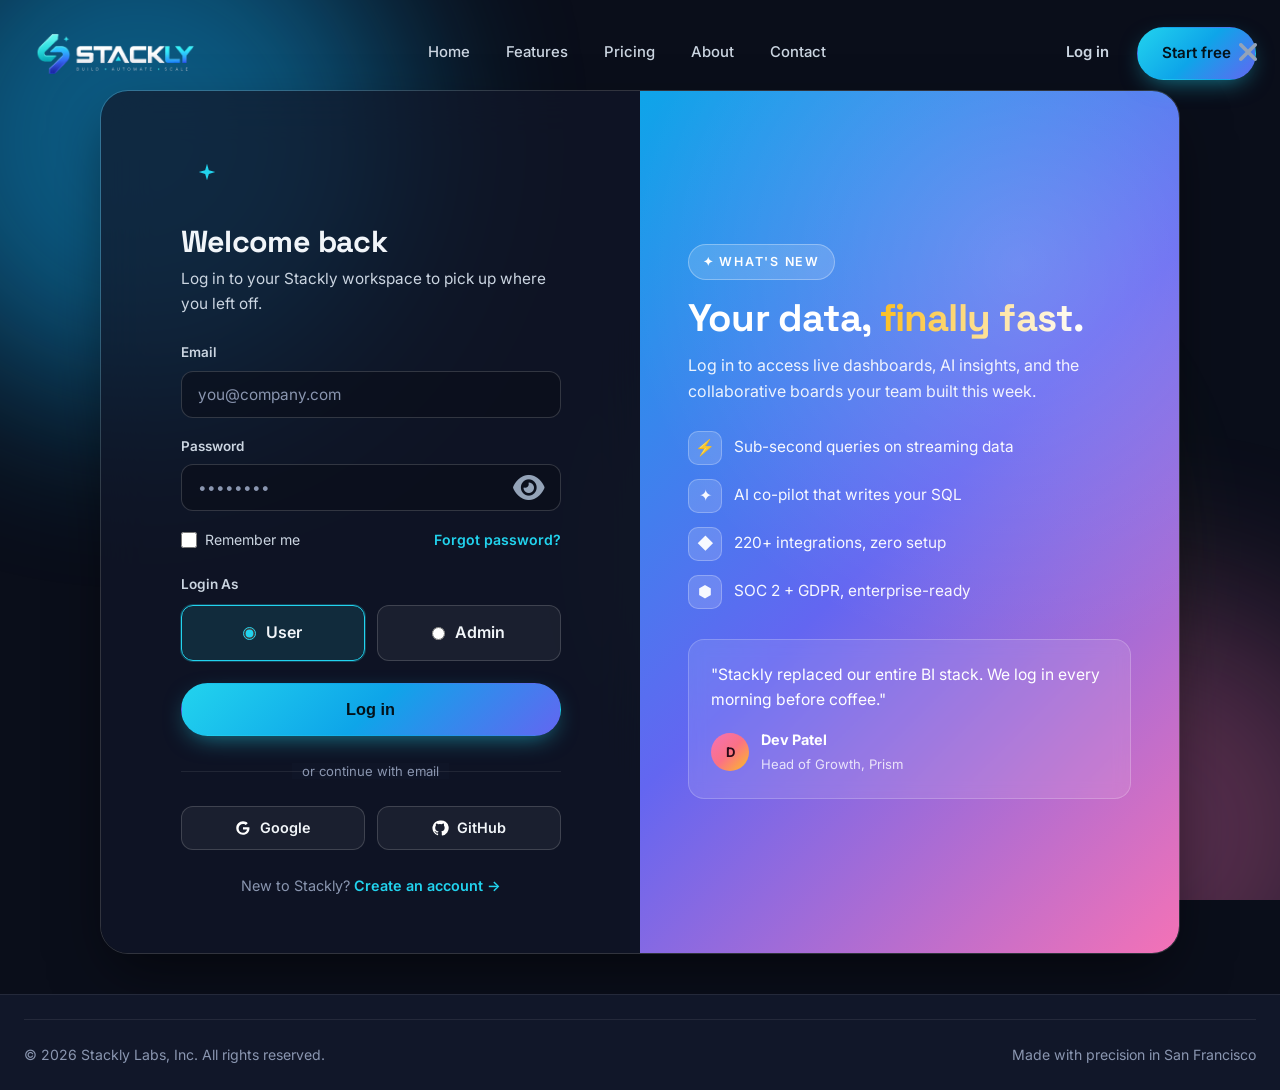
<file: login.html>
<!DOCTYPE html>
<html lang="en">
<head>
<meta charset="UTF-8" />
<meta name="viewport" content="width=device-width, initial-scale=1.0" />
<title>Log in — Stackly</title>
<link rel="preconnect" href="https://fonts.googleapis.com" />
<link rel="preconnect" href="https://fonts.gstatic.com" crossorigin />
<link rel="stylesheet"
href="https://cdnjs.cloudflare.com/ajax/libs/font-awesome/6.7.2/css/all.min.css">
<link href="https://fonts.googleapis.com/css2?family=Inter:wght@400;500;600;700&family=Space+Grotesk:wght@500;600;700&display=swap" rel="stylesheet" />
<link rel="stylesheet" href="css/common.css" />
<link rel="stylesheet" href="css/login.css" />
</head>
<body>
<div class="bg-blobs"><span class="blob blob-1"></span><span class="blob blob-2"></span><span class="blob blob-3"></span></div>

<header class="nav" id="nav">
  <div class="container nav-inner">
    <a href="index.html" class="brand">
        <span class="brand-mark">
            <img src="images/logo.webp" alt="Stackly Logo">
        </span>
        <!-- <span class="brand-name">Stackly</span> -->
    </a>
    <nav class="nav-links">
      <a href="index.html" data-nav>Home</a>
      <a href="features.html" data-nav>Features</a>
      <a href="pricing.html" data-nav>Pricing</a>
      <a href="about.html" data-nav>About</a>
      <a href="contact.html" data-nav>Contact</a>
    </nav>
    <div class="nav-actions">
      <a href="login.html" class="login-link">Log in</a>
      <a href="pricing.html" class="btn btn-primary">Start free</a>
    </div>

    <button
          type="button"
          class="toggle-pass"
         aria-label="Toggle password"
         onclick="window.location.href = 'index.html'"
          >      
          <i class="fa-solid fa-xmark"></i>
      </button>
  </div>
</header>

<!-- <aside class="mobile-menu" id="mobileMenu">
  <a href="index.html" class="mm-link" data-nav>Home</a>
  <a href="features.html" class="mm-link" data-nav>Features</a>
  <a href="pricing.html" class="mm-link" data-nav>Pricing</a>
  <a href="about.html" class="mm-link" data-nav>About</a>
  <a href="contact.html" class="mm-link" data-nav>Contact</a>
  <a href="login.html" class="btn btn-ghost mm-login">Log in</a>
  <a href="pricing.html" class="btn btn-primary mm-cta">Start free trial</a>
  <p class="mm-foot">© <span data-year></span> Stackly Labs, Inc.</p>
</aside> -->
<div class="menu-backdrop" id="menuBackdrop"></div>

<main class="login-main">
  <div class="login-split">
    <!-- LEFT: glass form -->
    <div class="login-left">
      <div class="glass-card reveal">
        <div class="login-logo">
          <span class="brand-mark lg"><svg width="22" height="22" viewBox="0 0 24 24" fill="none"><path d="M12 2L14 9L21 11L14 13L12 20L10 13L3 11L10 9L12 2Z" fill="#22d3ee"/></svg></span>
        </div>
        <h1>Welcome back</h1>
        <p class="login-sub">Log in to your Stackly workspace to pick up where you left off.</p>

        <form id="loginForm" novalidate>
          <div class="field">
            <label for="lemail">Email</label>
            <input type="email" id="lemail" name="email" placeholder="you@company.com" required />
            <span class="err" data-for="lemail">Enter a valid email.</span>
          </div>
          <div class="field">
            <label for="lpass">Password</label>
            <div class="pass-wrap">
              <input type="password" id="lpass" name="password" placeholder="••••••••" required />
              <button
    type="button"
    class="toggle-pass"
    id="togglePass"
    aria-label="Show password"
>
    <i class="fa-solid fa-eye"></i>
</button>
            </div>
            <span class="err" data-for="lpass">Password is required.</span>
          </div>
          <div class="row-between">
            <label class="check-row"><input type="checkbox" /> <span>Remember me</span></label>
            <a href="error.html" class="forgot">Forgot password?</a>
          </div>
          <div class="role-group">
              <label class="role-title">Login As</label>

              <div class="role-options">

                  <label class="role-card">
                      <input
                          type="radio"
                          name="role"
                          value="user"
                          checked
                      >
                      <span>User</span>
                  </label>

                  <label class="role-card">
                      <input
                          type="radio"
                          name="role"
                          value="admin"
                      >
                      <span>Admin</span>
                  </label>

              </div>
          </div>
          <button type="submit" class="btn btn-primary btn-lg submit-btn">
            <span class="btn-label">Log in</span>
            <span class="spinner" hidden></span>
          </button>
          <p class="login-error" id="loginError" hidden>✗ Invalid credentials. Try again.</p>
        </form>

        
        <div class="divider"><span>or continue with email</span></div>

        <div class="social-row">
          <button class="social-btn"><svg width="18" height="18" viewBox="0 0 24 24"><path fill="#fff" d="M21.35 11.1H12v2.96h5.35c-.23 1.5-1.6 4.4-5.35 4.4-3.22 0-5.84-2.66-5.84-5.94s2.62-5.94 5.84-5.94c1.83 0 3.06.78 3.76 1.45l2.56-2.47C16.86 3.96 14.7 3 12 3 6.98 3 3 6.98 3 12s3.98 9 9 9c5.2 0 8.64-3.65 8.64-8.78 0-.59-.06-1.04-.29-1.12z"/></svg> Google</button>
          <button class="social-btn"><svg width="18" height="18" viewBox="0 0 24 24"><path fill="#fff" d="M12 2a10 10 0 0 0-3.2 19.5c.5.1.7-.2.7-.5v-1.7c-2.8.6-3.4-1.3-3.4-1.3-.5-1.1-1.1-1.4-1.1-1.4-.9-.6.1-.6.1-.6 1 .1 1.5 1 1.5 1 .9 1.5 2.3 1.1 2.9.8.1-.6.3-1.1.6-1.4-2.2-.3-4.5-1.1-4.5-5 0-1.1.4-2 1-2.7-.1-.3-.4-1.3.1-2.7 0 0 .8-.3 2.7 1a9.4 9.4 0 0 1 5 0c1.9-1.3 2.7-1 2.7-1 .5 1.4.2 2.4.1 2.7.6.7 1 1.6 1 2.7 0 3.9-2.3 4.7-4.5 5 .3.3.7 1 .7 2v3c0 .3.2.6.7.5A10 10 0 0 0 12 2z"/></svg> GitHub</button>
        </div>


        <p class="signup-link">New to Stackly? <a href="signup.html">Create an account →</a></p>
      </div>
    </div>

    <!-- RIGHT: showcase panel -->
    <div class="login-right">
      <div class="showcase">
        <span class="eyebrow">✦ What's new</span>
        <h2>Your data, <span class="grad-text">finally fast.</span></h2>
        <p>Log in to access live dashboards, AI insights, and the collaborative boards your team built this week.</p>
        <ul class="perks">
          <li><span class="perk-icon">⚡</span> Sub-second queries on streaming data</li>
          <li><span class="perk-icon">✦</span> AI co-pilot that writes your SQL</li>
          <li><span class="perk-icon">◆</span> 220+ integrations, zero setup</li>
          <li><span class="perk-icon">⬢</span> SOC 2 + GDPR, enterprise-ready</li>
        </ul>
        <figure class="showcase-quote">
          <blockquote>"Stackly replaced our entire BI stack. We log in every morning before coffee."</blockquote>
          <figcaption><span class="avatar" style="background:var(--grad-warm)">D</span><div><strong>Dev Patel</strong><span>Head of Growth, Prism</span></div></figcaption>
        </figure>
      </div>
    </div>
  </div>
</main>

<footer class="footer footer-compact">
  <div class="container">
    <div class="footer-bottom">
      <p>© <span data-year></span> Stackly Labs, Inc. All rights reserved.</p>
      <p>Made with precision in San Francisco</p>
    </div>
  </div>
</footer>

<script src="js/common.js"></script>
<script src="js/login.js"></script>
</body>
</html>
</file>
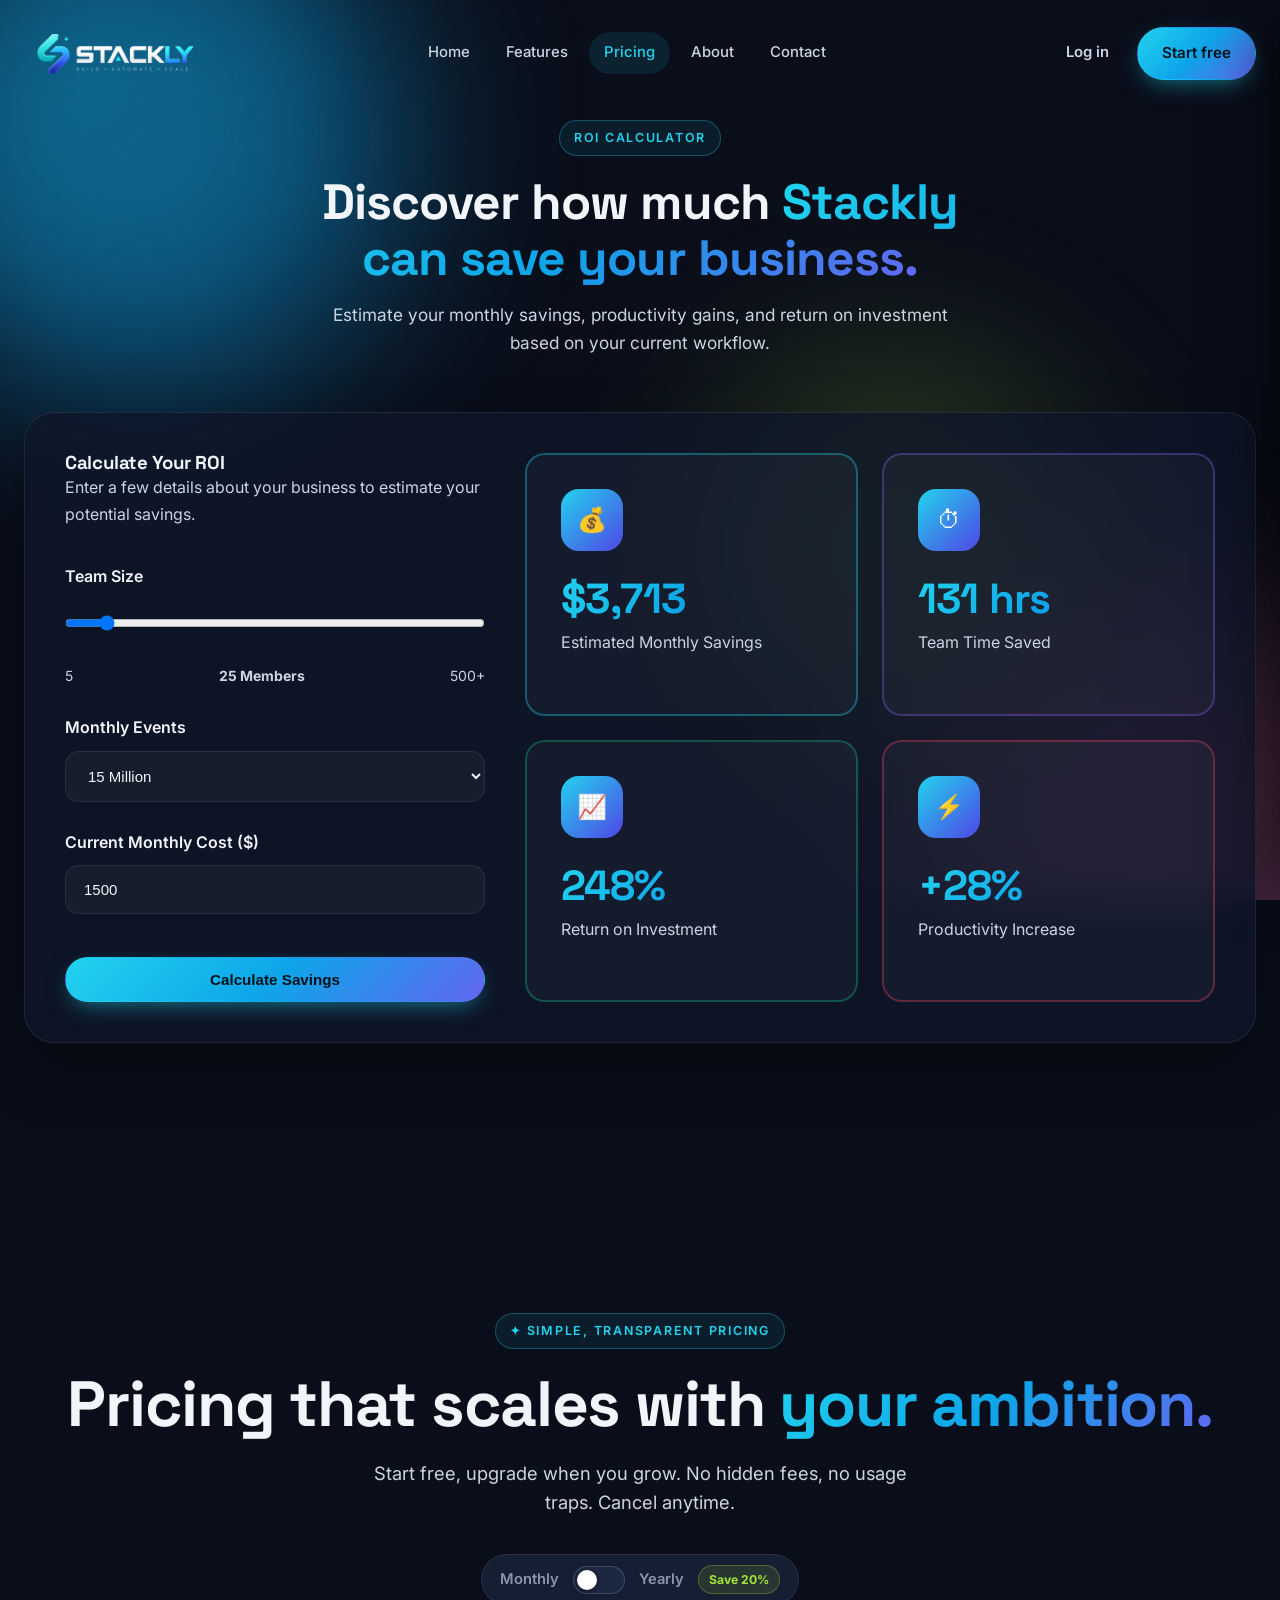
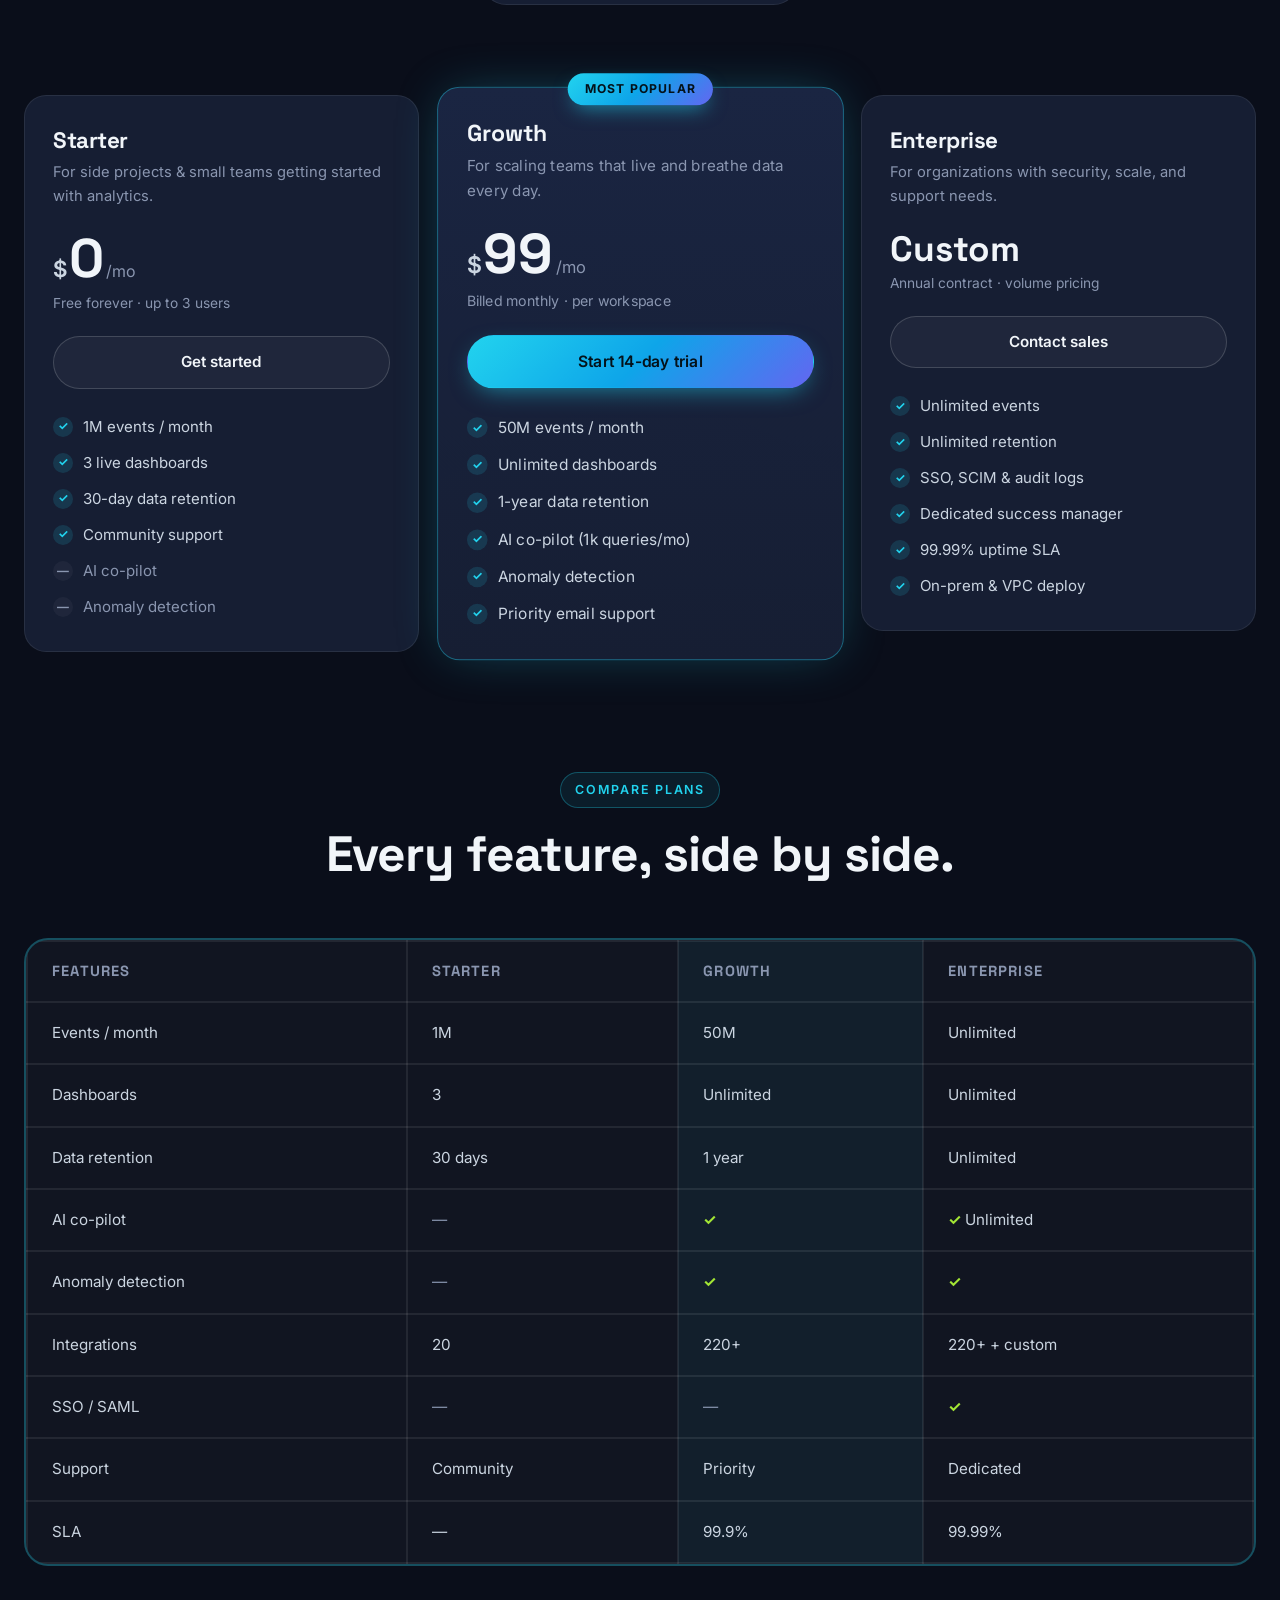
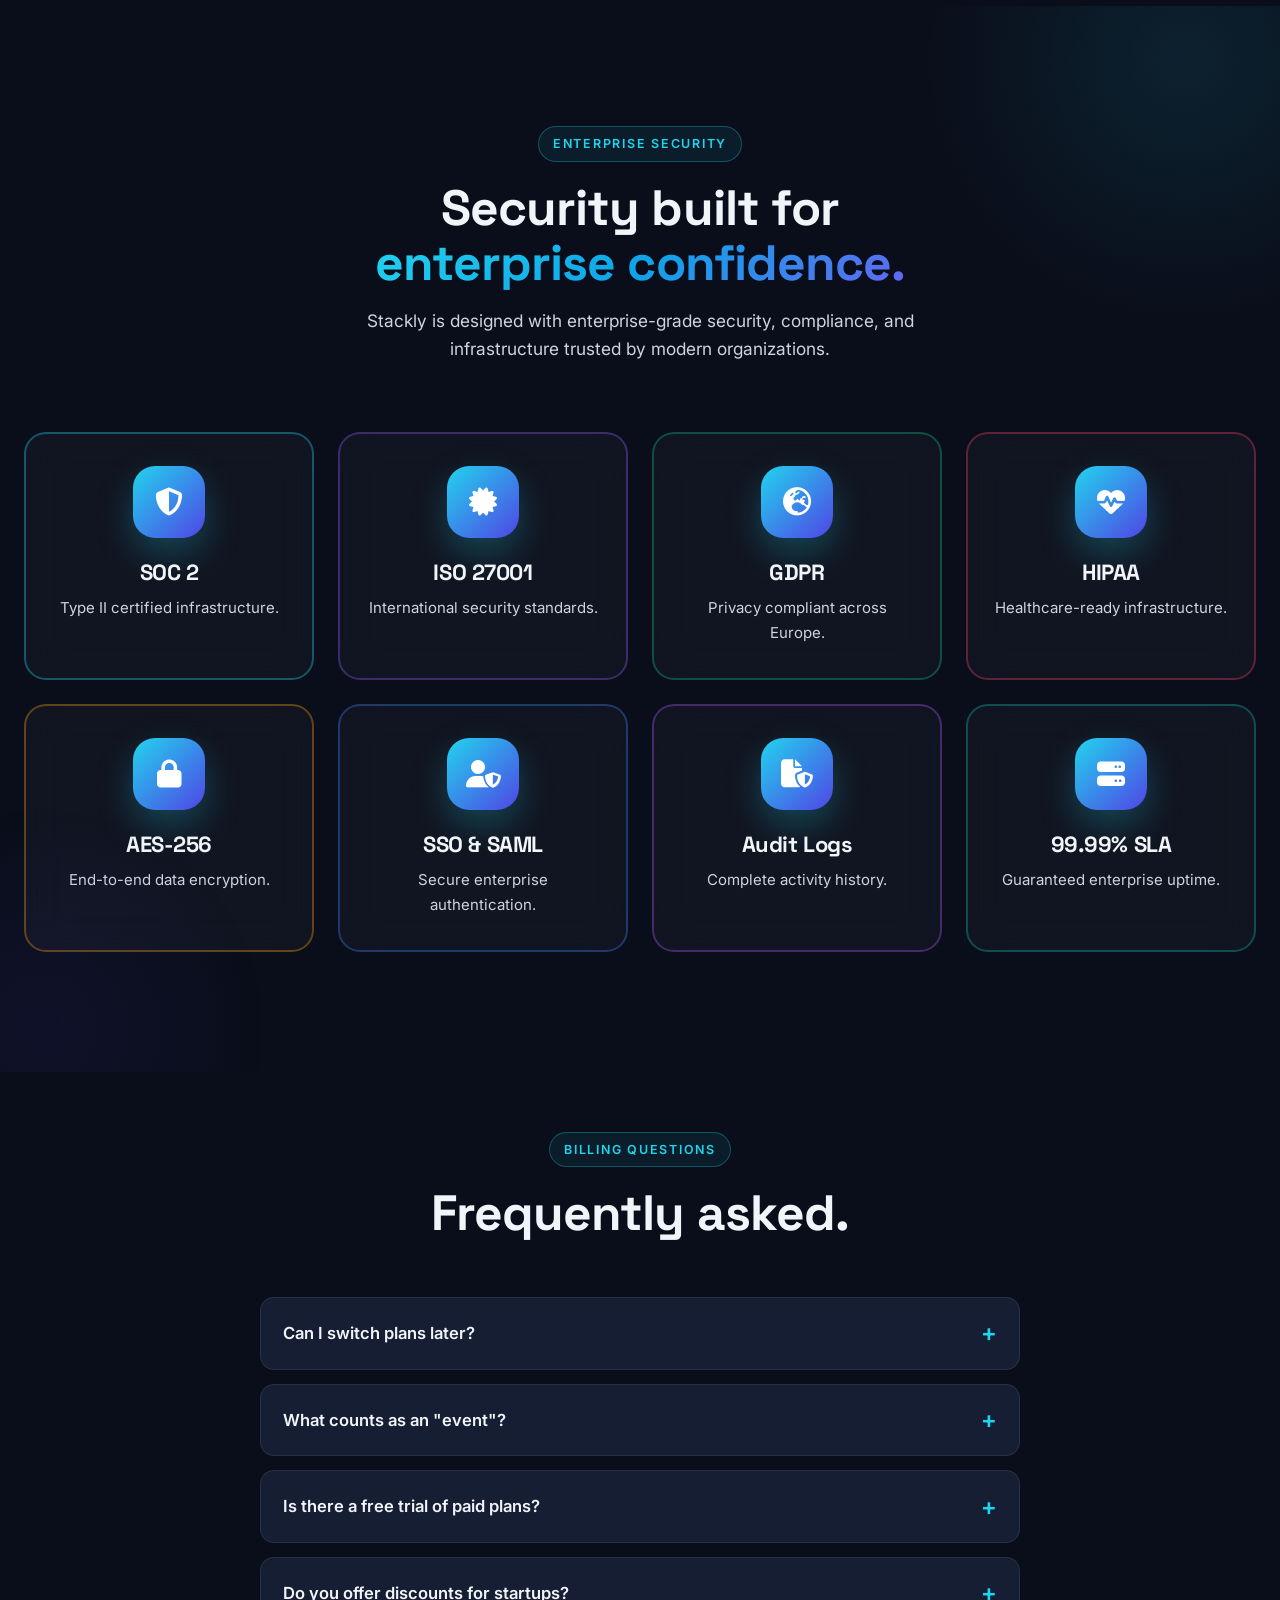
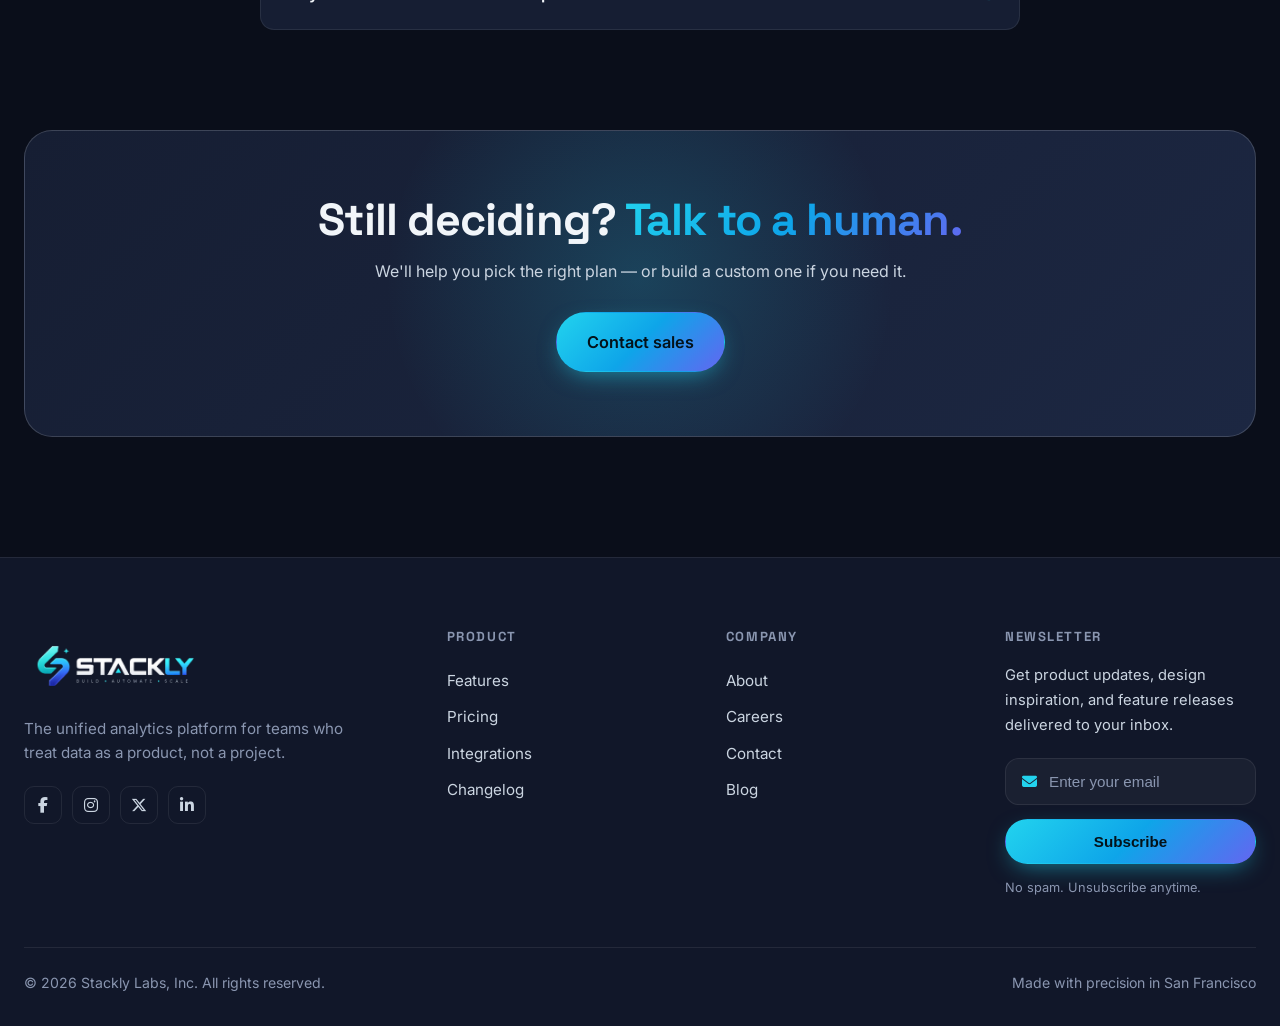
<file: pricing.html>
<!doctype html>
<html lang="en">
  <head>
    <meta charset="UTF-8" />
    <meta name="viewport" content="width=device-width, initial-scale=1.0" />
    <title>Pricing — Stackly</title>
    <link rel="preconnect" href="https://fonts.googleapis.com" />
    <link rel="preconnect" href="https://fonts.gstatic.com" crossorigin />
    <link
      rel="stylesheet"
      href="https://cdnjs.cloudflare.com/ajax/libs/font-awesome/6.7.2/css/all.min.css"
      integrity="sha512-Evv84Mr4kqVGRNSgIGL/F/aIDqQb7xQ2vcrdIwxfjThSH8CSR7PBEakCr51Ck+w+/U6swU2Im1vVX0SVk9ABhg=="
      crossorigin="anonymous"
      referrerpolicy="no-referrer"
    />
    <link
      href="https://fonts.googleapis.com/css2?family=Inter:wght@400;500;600;700&family=Space+Grotesk:wght@500;600;700&display=swap"
      rel="stylesheet"
    />
    <link rel="stylesheet" href="css/common.css" />
    <link rel="stylesheet" href="css/pricing.css" />
  </head>
  <body>
    <div class="bg-blobs">
      <span class="blob blob-1"></span><span class="blob blob-2"></span
      ><span class="blob blob-3"></span>
    </div>

    <header class="nav" id="nav">
      <div class="container nav-inner">
        <a href="index.html" class="brand">
          <span class="brand-mark">
            <img src="images/logo.webp" alt="Stackly Logo" />
          </span>
          <!-- <span class="brand-name">Stackly</span> -->
        </a>
        <nav class="nav-links">
          <a href="index.html" data-nav>Home</a>
          <a href="features.html" data-nav>Features</a>
          <a href="pricing.html" data-nav>Pricing</a>
          <a href="about.html" data-nav>About</a>
          <a href="contact.html" data-nav>Contact</a>
        </nav>
        <div class="nav-actions">
          <a href="login.html" class="login-link">Log in</a>
          <a href="pricing.html" class="btn btn-primary">Start free</a>
          <button class="hamburger" id="hamburger" aria-label="Open menu">
            <span></span><span></span><span></span>
          </button>
        </div>
      </div>
    </header>

    <aside class="mobile-menu" id="mobileMenu">
      <a href="index.html" class="mm-link" data-nav>Home</a>
      <a href="features.html" class="mm-link" data-nav>Features</a>
      <a href="pricing.html" class="mm-link" data-nav>Pricing</a>
      <a href="about.html" class="mm-link" data-nav>About</a>
      <a href="contact.html" class="mm-link" data-nav>Contact</a>
      <a href="login.html" class="btn btn-ghost mm-login">Log in</a>
      <a href="pricing.html" class="btn btn-primary mm-cta">Start free trial</a>
      <div class="mm-contact">
        <h4>Get in touch</h4>

        <a href="tel:+919876543210">
          <i class="fa-solid fa-phone"></i>
          +91 98765 43210
        </a>

        <a href="mailto:hello@stackly.com">
          <i class="fa-solid fa-envelope"></i>
          hello@stackly.com
        </a>

        <a href="#">
          <i class="fa-solid fa-location-dot"></i>
          Chennai, Tamil Nadu
        </a>
      </div>
      <p class="mm-foot">© <span data-year></span> Stackly Labs, Inc.</p>
    </aside>
    <div class="menu-backdrop" id="menuBackdrop"></div>

    <main>
      <!--==================================
        ROI CALCULATOR
===================================-->

      <section class="roi-calculator">
        <div class="container">
          <div class="section-head center reveal">
            <span class="eyebrow"> ROI Calculator </span>

            <h2>
              Discover how much
              <span class="grad-text"> Stackly can save your business. </span>
            </h2>

            <p>
              Estimate your monthly savings, productivity gains, and return on
              investment based on your current workflow.
            </p>
          </div>

          <div class="roi-wrapper reveal-up">
            <!--========================
                    LEFT PANEL
            =========================-->

            <div class="roi-form">
              <h3>Calculate Your ROI</h3>

              <p>
                Enter a few details about your business to estimate your
                potential savings.
              </p>

              <!-- Team Size -->

              <div class="form-group">
                <label>Team Size</label>

                <input
                  type="range"
                  id="teamSize"
                  min="5"
                  max="500"
                  value="25"
                />

                <div class="range-value">
                  <span>5</span>

                  <strong id="teamValue"> 25 Members </strong>

                  <span>500+</span>
                </div>
              </div>

              <!-- Monthly Events -->

              <div class="form-group">
                <label>Monthly Events</label>

                <select id="monthlyEvents">
                  <option>1 Million</option>

                  <option>5 Million</option>

                  <option selected>15 Million</option>

                  <option>30 Million</option>

                  <option>50 Million</option>

                  <option>100 Million+</option>
                </select>
              </div>

              <!-- Current Cost -->

              <div class="form-group">
                <label>Current Monthly Cost ($)</label>

                <input type="number" id="currentCost" value="1500" />
              </div>

              <button
                class="btn btn-primary calculate-btn"
                onclick="window.location.href = 'error.html'"
              >
                Calculate Savings
              </button>
            </div>

            <!--========================
                    RIGHT PANEL
            =========================-->

            <div class="roi-results">
              <div class="result-card">
                <div class="result-icon">💰</div>

                <h3 id="savingAmount">$2,480</h3>

                <span> Estimated Monthly Savings </span>
              </div>

              <div class="result-card">
                <div class="result-icon">⏱</div>

                <h3 id="timeSaved">87 hrs</h3>

                <span> Team Time Saved </span>
              </div>

              <div class="result-card">
                <div class="result-icon">📈</div>

                <h3 id="roiValue">284%</h3>

                <span> Return on Investment </span>
              </div>

              <div class="result-card">
                <div class="result-icon">⚡</div>

                <h3 id="productivity">+43%</h3>

                <span> Productivity Increase </span>
              </div>
            </div>
          </div>
        </div>
      </section>

      <!-- section-2 -->
      <section class="page-hero">
        <div class="container">
          <span class="eyebrow reveal">✦ Simple, transparent pricing</span>
          <h1 class="reveal d1">
            Pricing that scales with
            <span class="grad-text">your ambition.</span>
          </h1>
          <p class="reveal d2">
            Start free, upgrade when you grow. No hidden fees, no usage traps.
            Cancel anytime.
          </p>

          <div class="billing-toggle reveal d3">
            <span class="toggle-label" id="labelMonthly">Monthly</span>
            <button class="toggle" id="billingToggle" aria-pressed="false">
              <span class="toggle-knob"></span>
            </button>
            <span class="toggle-label" id="labelYearly">Yearly</span>
            <span class="save-badge">Save 20%</span>
          </div>
        </div>
      </section>

      <section class="pricing-section">
        <div class="container">
          <div class="plans">
            <article class="plan reveal">
              <div class="plan-head">
                <h3>Starter</h3>
                <p>
                  For side projects & small teams getting started with
                  analytics.
                </p>
              </div>
              <div class="plan-price">
                <span class="currency">$</span
                ><span class="amount" data-monthly="0" data-yearly="0">0</span
                ><span class="per">/mo</span>
              </div>
              <p class="plan-note">Free forever · up to 3 users</p>
              <a href="login.html" class="btn btn-ghost plan-btn"
                >Get started</a
              >
              <ul class="plan-features">
                <li><span class="tick">✓</span>1M events / month</li>
                <li><span class="tick">✓</span>3 live dashboards</li>
                <li><span class="tick">✓</span>30-day data retention</li>
                <li><span class="tick">✓</span>Community support</li>
                <li class="muted"><span class="tick">—</span>AI co-pilot</li>
                <li class="muted">
                  <span class="tick">—</span>Anomaly detection
                </li>
              </ul>
            </article>

            <article class="plan featured reveal d1">
              <div class="plan-ribbon">Most popular</div>
              <div class="plan-head">
                <h3>Growth</h3>
                <p>For scaling teams that live and breathe data every day.</p>
              </div>
              <div class="plan-price">
                <span class="currency">$</span
                ><span class="amount" data-monthly="99" data-yearly="79"
                  >99</span
                ><span class="per">/mo</span>
              </div>
              <p class="plan-note">
                Billed <span id="growthCycle">monthly</span> · per workspace
              </p>
              <a href="login.html" class="btn btn-primary plan-btn"
                >Start 14-day trial</a
              >
              <ul class="plan-features">
                <li><span class="tick">✓</span>50M events / month</li>
                <li><span class="tick">✓</span>Unlimited dashboards</li>
                <li><span class="tick">✓</span>1-year data retention</li>
                <li><span class="tick">✓</span>AI co-pilot (1k queries/mo)</li>
                <li><span class="tick">✓</span>Anomaly detection</li>
                <li><span class="tick">✓</span>Priority email support</li>
              </ul>
            </article>

            <article class="plan reveal d2">
              <div class="plan-head">
                <h3>Enterprise</h3>
                <p>
                  For organizations with security, scale, and support needs.
                </p>
              </div>
              <div class="plan-price">
                <span class="amount custom">Custom</span>
              </div>
              <p class="plan-note">Annual contract · volume pricing</p>
              <a href="contact.html" class="btn btn-ghost plan-btn"
                >Contact sales</a
              >
              <ul class="plan-features">
                <li><span class="tick">✓</span>Unlimited events</li>
                <li><span class="tick">✓</span>Unlimited retention</li>
                <li><span class="tick">✓</span>SSO, SCIM & audit logs</li>
                <li><span class="tick">✓</span>Dedicated success manager</li>
                <li><span class="tick">✓</span>99.99% uptime SLA</li>
                <li><span class="tick">✓</span>On-prem & VPC deploy</li>
              </ul>
            </article>
          </div>
        </div>
      </section>

      <!-- COMPARISON TABLE -->
      <section class="compare">
        <div class="container">
          <div class="section-head center reveal">
            <span class="eyebrow">Compare plans</span>
            <h2>Every feature, side by side.</h2>
          </div>
          <div class="table-wrap reveal d1">
            <table class="compare-table">
              <thead>
                <tr>
                  <th>Features</th>
                  <th>Starter</th>
                  <th class="hl">Growth</th>
                  <th>Enterprise</th>
                </tr>
              </thead>
              <tbody>
                <tr>
                  <td>Events / month</td>
                  <td>1M</td>
                  <td class="hl">50M</td>
                  <td>Unlimited</td>
                </tr>
                <tr>
                  <td>Dashboards</td>
                  <td>3</td>
                  <td class="hl">Unlimited</td>
                  <td>Unlimited</td>
                </tr>
                <tr>
                  <td>Data retention</td>
                  <td>30 days</td>
                  <td class="hl">1 year</td>
                  <td>Unlimited</td>
                </tr>
                <tr>
                  <td>AI co-pilot</td>
                  <td><span class="x">—</span></td>
                  <td class="hl"><span class="v">✓</span></td>
                  <td><span class="v">✓</span> Unlimited</td>
                </tr>
                <tr>
                  <td>Anomaly detection</td>
                  <td><span class="x">—</span></td>
                  <td class="hl"><span class="v">✓</span></td>
                  <td><span class="v">✓</span></td>
                </tr>
                <tr>
                  <td>Integrations</td>
                  <td>20</td>
                  <td class="hl">220+</td>
                  <td>220+ + custom</td>
                </tr>
                <tr>
                  <td>SSO / SAML</td>
                  <td><span class="x">—</span></td>
                  <td class="hl"><span class="x">—</span></td>
                  <td><span class="v">✓</span></td>
                </tr>
                <tr>
                  <td>Support</td>
                  <td>Community</td>
                  <td class="hl">Priority</td>
                  <td>Dedicated</td>
                </tr>
                <tr>
                  <td>SLA</td>
                  <td>—</td>
                  <td class="hl">99.9%</td>
                  <td>99.99%</td>
                </tr>
              </tbody>
            </table>
          </div>
        </div>
      </section>

      <!--==================================
        ENTERPRISE SECURITY
===================================-->

      <section class="security">
        <div class="container">
          <div class="section-head center reveal">
            <span class="eyebrow"> Enterprise Security </span>

            <h2>
              Security built for
              <span class="grad-text"> enterprise confidence. </span>
            </h2>

            <p>
              Stackly is designed with enterprise-grade security, compliance,
              and infrastructure trusted by modern organizations.
            </p>
          </div>

          <div class="security-grid">
            <div class="security-card reveal">
              <i class="fa-solid fa-shield-halved"></i>
              <h3>SOC 2</h3>
              <p>Type II certified infrastructure.</p>
            </div>

            <div class="security-card reveal d1">
              <i class="fa-solid fa-certificate"></i>
              <h3>ISO 27001</h3>
              <p>International security standards.</p>
            </div>

            <div class="security-card reveal d2">
              <i class="fa-solid fa-earth-europe"></i>
              <h3>GDPR</h3>
              <p>Privacy compliant across Europe.</p>
            </div>

            <div class="security-card reveal d3">
              <i class="fa-solid fa-heart-pulse"></i>
              <h3>HIPAA</h3>
              <p>Healthcare-ready infrastructure.</p>
            </div>

            <div class="security-card reveal">
              <i class="fa-solid fa-lock"></i>
              <h3>AES-256</h3>
              <p>End-to-end data encryption.</p>
            </div>

            <div class="security-card reveal d1">
              <i class="fa-solid fa-user-shield"></i>
              <h3>SSO & SAML</h3>
              <p>Secure enterprise authentication.</p>
            </div>

            <div class="security-card reveal d2">
              <i class="fa-solid fa-file-shield"></i>
              <h3>Audit Logs</h3>
              <p>Complete activity history.</p>
            </div>

            <div class="security-card reveal d3">
              <i class="fa-solid fa-server"></i>
              <h3>99.99% SLA</h3>
              <p>Guaranteed enterprise uptime.</p>
            </div>
          </div>
        </div>
      </section>

      <!-- FAQ -->
      <section class="faq">
        <div class="container">
          <div class="section-head center reveal">
            <span class="eyebrow">Billing questions</span>
            <h2>Frequently asked.</h2>
          </div>
          <div class="faq-list">
            <details class="faq-item reveal">
              <summary>Can I switch plans later?</summary>
              <p>
                Yes — upgrade or downgrade anytime. Changes prorate
                automatically and reflect on your next invoice. No contracts
                lock you in on the Starter or Growth tiers.
              </p>
            </details>
            <details class="faq-item reveal d1">
              <summary>What counts as an "event"?</summary>
              <p>
                Any row ingested into Stackly — a page view, a transaction, a
                backend log line. Deduplicated and sampled transparently so you
                only pay for what you actually query.
              </p>
            </details>
            <details class="faq-item reveal d2">
              <summary>Is there a free trial of paid plans?</summary>
              <p>
                Every workspace gets a 14-day trial of Growth features on
                signup. No credit card required. You keep your data and
                dashboards if you stay on Starter afterward.
              </p>
            </details>
            <details class="faq-item reveal d3">
              <summary>Do you offer discounts for startups?</summary>
              <p>
                Yes — eligible early-stage companies get 50% off Growth for the
                first year. Reach out via the contact page with your deck or
                website.
              </p>
            </details>
          </div>
        </div>
      </section>

      <section class="cta-final">
        <div class="container">
          <div class="cta-box reveal">
            <div class="cta-glow"></div>
            <h2>
              Still deciding? <span class="grad-text">Talk to a human.</span>
            </h2>
            <p>
              We'll help you pick the right plan — or build a custom one if you
              need it.
            </p>
            <div class="cta-actions">
              <a href="error.html" class="btn btn-primary btn-lg"
                >Contact sales</a
              >
            </div>
          </div>
        </div>
      </section>
    </main>

  <!-- FOOTER -->
<footer class="footer">
  <div class="container">
    <div class="footer-grid">
      <div class="footer-brand">
        <a href="index.html" class="brand">
            <span class="brand-mark">
                <img src="images/logo.webp" alt="Stackly Logo">
            </span>
            <!-- <span class="brand-name">Stackly</span> -->
        </a>
        <p>The unified analytics platform for teams who treat data as a product, not a project.</p>
        <div class="socials">
            <a href="error.html"><i class="fa-brands fa-facebook-f"></i></a>

            <a href="error.html"><i class="fa-brands fa-instagram"></i></a>

            <a href="error.html"><i class="fa-brands fa-x-twitter"></i></a>

            <a href="error.html"><i class="fa-brands fa-linkedin-in"></i></a>
        </div>
      </div>
      <div class="footer-col">
        <h4>Product</h4>
        <a href="features.html">Features</a>
        <a href="pricing.html">Pricing</a>
        <a href="error.html">Integrations</a>
        <a href="error.html">Changelog</a>
      </div>
      <div class="footer-col">
        <h4>Company</h4>
        <a href="about.html">About</a>
        <a href="error.html">Careers</a>
        <a href="contact.html">Contact</a>
        <a href="error.html">Blog</a>
      </div>
      <!-- <div class="footer-col">
        <h4>Resources</h4>
        <a href="error.html">Docs</a>
        <a href="error.html">API reference</a>
        <a href="error.html">Community</a>
        <a href="error.html">Status</a>
      </div> -->

      <div class="footer-col footer-newsletter">
          <h4>Newsletter</h4>

          <p>
              Get product updates, design inspiration, and feature releases delivered
              to your inbox.
          </p>

          <form class="newsletter-form">

              <div class="newsletter-input">

                  <i class="fa-solid fa-envelope"></i>

                  <input
                      type="email"
                      placeholder="Enter your email"
                      required>

              </div>

              <button type="submit" class="btn btn-primary">
                  Subscribe
              </button>

          </form>

          <small>No spam. Unsubscribe anytime.</small>
      </div>
    </div>
    <div class="footer-bottom">
      <p>© <span data-year></span> Stackly Labs, Inc. All rights reserved.</p>
      <p>Made with precision in San Francisco</p>
    </div>
  </div>
</footer>

    <script src="js/common.js"></script>
    <script src="js/pricing.js"></script>
  </body>
</html>
</file>
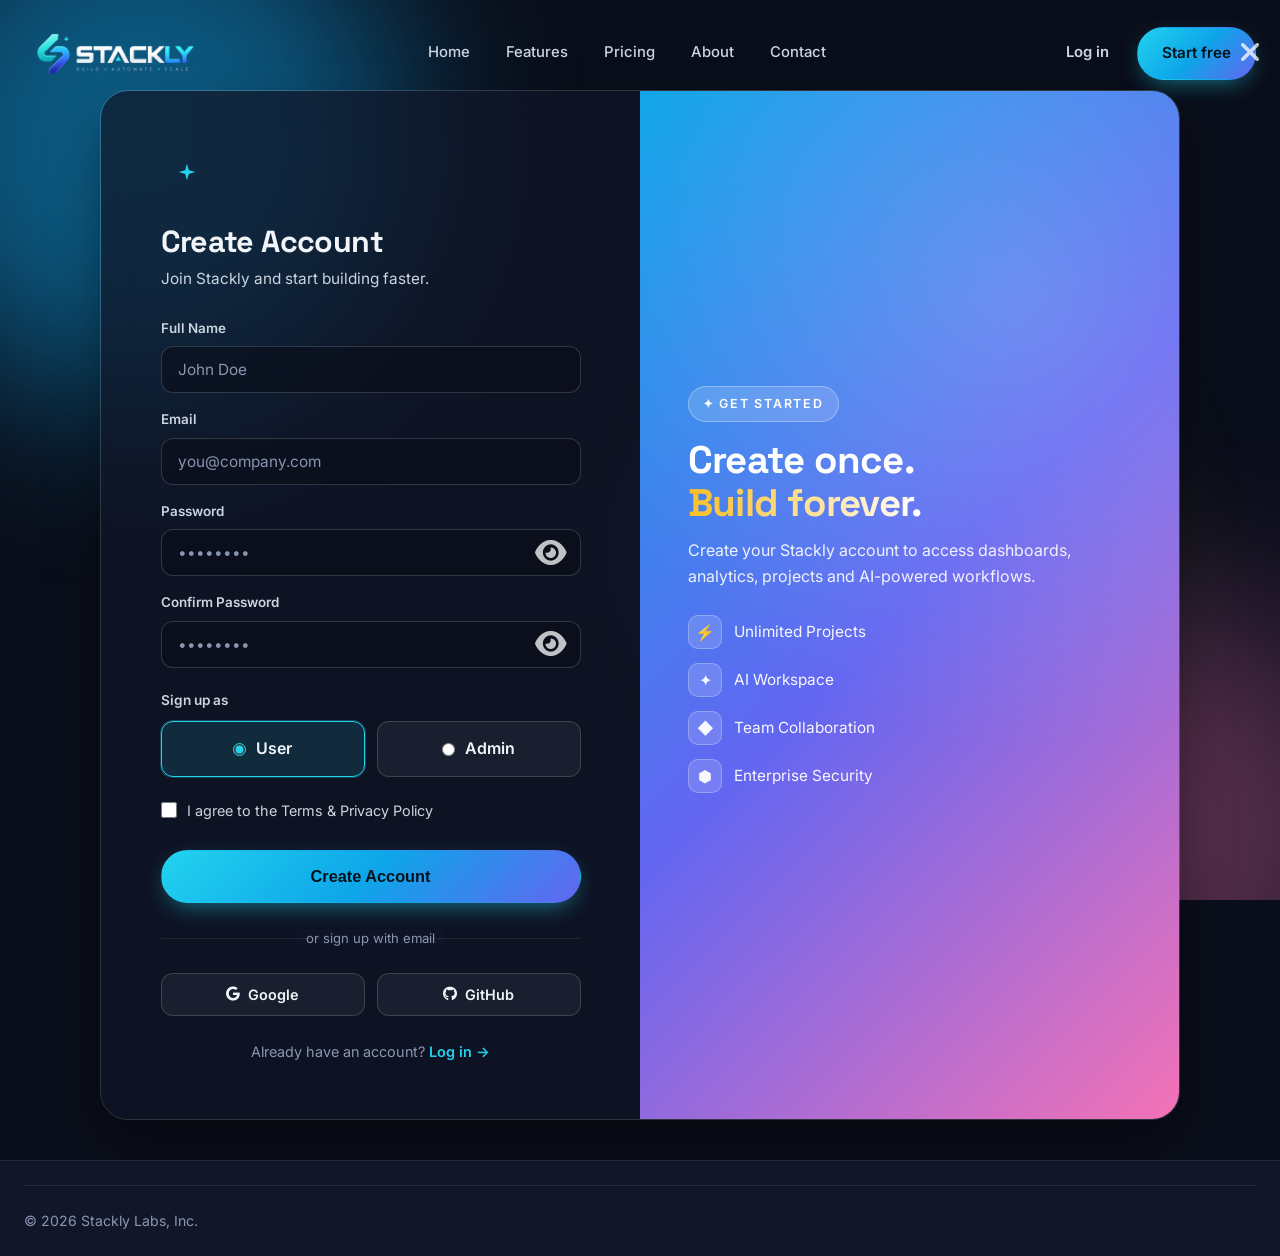
<file: signup.html>
<!doctype html>
<html lang="en">
  <head>
    <meta charset="UTF-8" />
    <meta name="viewport" content="width=device-width, initial-scale=1.0" />
    <title>Sign Up — Stackly</title>
    <link rel="preconnect" href="https://fonts.googleapis.com" />
    <link rel="preconnect" href="https://fonts.gstatic.com" crossorigin />
    <link
      rel="stylesheet"
      href="https://cdnjs.cloudflare.com/ajax/libs/font-awesome/6.7.2/css/all.min.css"
    />
    <link
      href="https://fonts.googleapis.com/css2?family=Inter:wght@400;500;600;700&family=Space+Grotesk:wght@500;600;700&display=swap"
      rel="stylesheet"
    />
    <link rel="stylesheet" href="css/common.css" />
    <link rel="stylesheet" href="css/login.css" />
    <link rel="stylesheet" href="css/signup.css" />
  </head>
  <body>
    <div class="bg-blobs">
      <span class="blob blob-1"></span><span class="blob blob-2"></span
      ><span class="blob blob-3"></span>
    </div>

    <header class="nav" id="nav">
      <div class="container nav-inner">
        <a href="index.html" class="brand">
        <span class="brand-mark">
            <img src="images/logo.webp" alt="Stackly Logo">
        </span>
        <!-- <span class="brand-name">Stackly</span> -->
    </a>

        <nav class="nav-links">
          <a href="index.html">Home</a>
          <a href="features.html">Features</a>
          <a href="pricing.html">Pricing</a>
          <a href="about.html">About</a>
          <a href="contact.html">Contact</a>
        </nav>

        <div class="nav-actions">
          <a href="login.html" class="login-link">Log in</a>
          <a href="pricing.html" class="btn btn-primary">Start free</a>
        </div>

        <button
          type="button"
          class="toggle-pass"
         aria-label="Toggle password"
         onclick="window.location.href = 'index.html'"
          >      
          <i class="fa-solid fa-xmark"></i>
      </button>
      
      </div>
    </header>

    <main class="login-main">
      <div class="login-split">
        <div class="login-left">
          <div class="glass-card">
            <div class="login-logo">
              <span class="brand-mark lg">
                <svg width="22" height="22" viewBox="0 0 24 24" fill="none">
                  <path
                    d="M12 2L14 9L21 11L14 13L12 20L10 13L3 11L10 9L12 2Z"
                    fill="#22d3ee"
                  />
                </svg>
              </span>
            </div>

            <h1>Create Account</h1>
            <p class="login-sub">Join Stackly and start building faster.</p>

            <form id="signupForm">
              <div class="field">
                <label>Full Name</label>
                <input type="text" id="name" placeholder="John Doe" />
              </div>

              <div class="field">
                <label>Email</label>
                <input type="email" id="email" placeholder="you@company.com" />
              </div>

              <div class="field">
                <label>Password</label>
                <div class="pass-wrap">
                  <input type="password" id="password" placeholder="••••••••" />
                  <button type="button" class="toggle-pass" id="togglePassword">
                    <i class="fa-solid fa-eye"></i>
                  </button>
                </div>
              </div>

              <div class="field">
                <label>Confirm Password</label>
                <div class="pass-wrap">
                  <input
                    type="password"
                    id="confirmPassword"
                    placeholder="••••••••"
                  />
                  <button
                    type="button"
                    class="toggle-pass"
                    id="toggleConfirmPassword"
                  >
                    <i class="fa-solid fa-eye"></i>
                  </button>
                </div>
              </div>

              <div class="role-group">
                <label class="role-title">Sign up as</label>

                <div class="role-options">
                  <label class="role-card">
                    <input type="radio" name="role" checked />
                    <span>User</span>
                  </label>

                  <label class="role-card">
                    <input type="radio" name="role" />
                    <span>Admin</span>
                  </label>
                </div>
              </div>

              <label class="check-row" style="margin-bottom: 22px">
                <input type="checkbox" />
                <span>I agree to the Terms & Privacy Policy</span>
              </label>

              <button class="btn btn-primary btn-lg submit-btn" type="submit">
                <span>Create Account</span>
              </button>

              <div class="divider"><span>or sign up with email</span></div>

              <div class="social-row">
              <button class="social-btn" type="button">
                <i class="fa-brands fa-google"></i> Google
              </button>

              <button class="social-btn" type="button">
                <i class="fa-brands fa-github"></i> GitHub
              </button>
            </div>

              <p class="signup-link">
                Already have an account?
                <a href="login.html">Log in →</a>
              </p>
            </form>
          </div>
        </div>

        <div class="login-right">
          <div class="showcase">
            <span class="eyebrow">✦ Get Started</span>
            <h2>
              Create once.<br /><span class="grad-text">Build forever.</span>
            </h2>

            <p>
              Create your Stackly account to access dashboards, analytics,
              projects and AI-powered workflows.
            </p>

            <ul class="perks">
              <li><span class="perk-icon">⚡</span>Unlimited Projects</li>
              <li><span class="perk-icon">✦</span>AI Workspace</li>
              <li><span class="perk-icon">◆</span>Team Collaboration</li>
              <li><span class="perk-icon">⬢</span>Enterprise Security</li>
            </ul>
          </div>
        </div>
      </div>
    </main>

    <footer class="footer footer-compact">
      <div class="container">
        <div class="footer-bottom">
          <p>© 2026 Stackly Labs, Inc.</p>
        </div>
      </div>
    </footer>

    <script src="js/common.js"></script>
    <script src="js/signup.js"></script>
  </body>
</html>
</file>
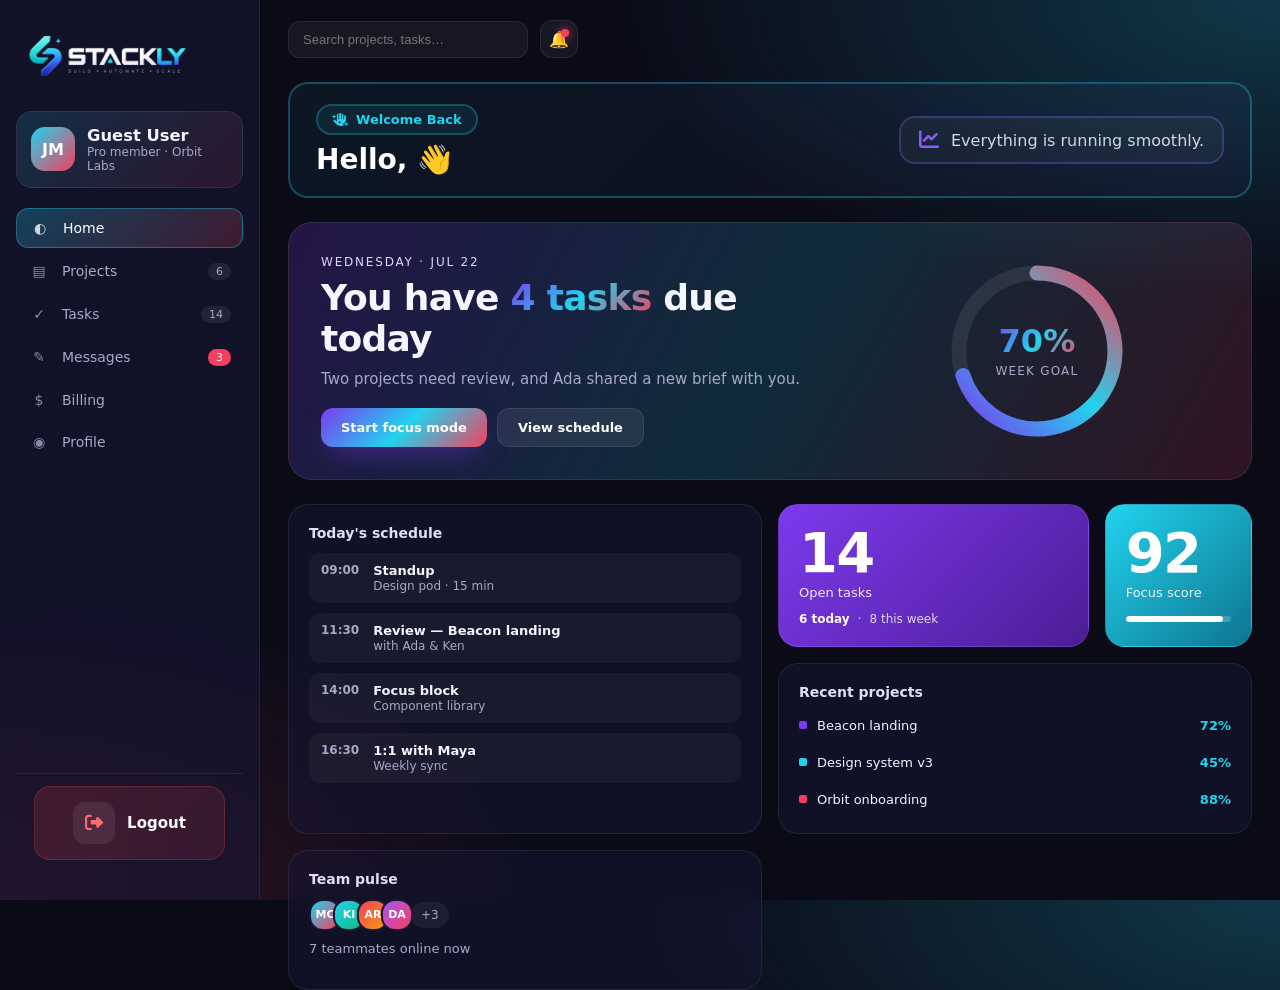
<file: user-dashboard.html>
<!DOCTYPE html>
<html lang="en">
<head>
<meta charset="UTF-8" />
<meta name="viewport" content="width=device-width, initial-scale=1" />
<title>Stackly — Member Workspace</title>
<link rel="stylesheet"
href="https://cdnjs.cloudflare.com/ajax/libs/font-awesome/6.7.2/css/all.min.css">
<link rel="stylesheet" href="css/dashboards.css" />
<link rel="stylesheet" href="css/user.css" />
</head>
<body class="app user-app">

<aside class="sidebar u-side" id="sidebar">
  <div class="sb-head">
    <a href="user-dashboard.html" class="brand">
        <span class="brand-mark">
            <img src="images/logo.webp" alt="Stackly Logo">
        </span>
        <!-- <span class="brand-name">Stackly</span> -->
    </a>
    <button class="sb-close" id="sbClose" aria-label="Close">✕</button>
  </div>
  <div class="u-profile">
    <div class="avatar user-av">JM</div>
    <div>
      <div class="sb-name"><h3 class="profileName">Guest User</h3></div>
      <div class="sb-sub">Pro member · Orbit Labs</div>
    </div>
  </div>
  <nav class="sb-nav">
    <button class="sb-link active" data-module="home" ><span class="ic">◐</span>Home</button>
    <button class="sb-link" data-module="projects"><span class="ic">▤</span>Projects <span class="count">6</span></button>
    <button class="sb-link" data-module="tasks"><span class="ic">✓</span>Tasks <span class="count">14</span></button>
    <button class="sb-link" data-module="messages"><span class="ic">✎</span>Messages <span class="count hot">3</span></button>
    <button class="sb-link" data-module="billing"><span class="ic">$</span>Billing</button>
    <button class="sb-link" data-module="profile"><span class="ic">◉</span>Profile</button>
  </nav>
  <!-- <div class="upgrade-card">
    <div class="up-title">Unlock Scale</div>
    <div class="up-sub">Unlimited seats, priority support</div>
    <button class="btn btn-grad" style="width:100%;margin-top:10px" onclick="window.location.href = 'dashboarderror.html'">Upgrade</button>
  </div> -->
  <div class="sb-foot">
    <a href="index.html" class="sb-logout">
        <i class="fa-solid fa-right-from-bracket"></i>
        <span>Logout</span>
    </a>
</div>
</aside>
<div class="backdrop" id="backdrop"></div>

<main class="main u-main">
  <header class="u-top">
    <button class="menu-btn" id="menuBtn"><span></span><span></span><span></span></button>
    <a href="user-dashboard.html" class="brand mobile-logo">
        <span class="brand-mark">
            <img src="images/logo.webp" alt="Stackly Logo">
        </span>
        <!-- <span class="brand-name">Stackly</span> -->
    </a>
    <!-- <div class="greeting" id="greeting">Good afternoon,<h3 id="profileName"></h3></div> -->
    <div class="u-top-actions">
      <div class="search"><input placeholder="Search projects, tasks…"/></div>
      <button class="icon-btn">🔔<span class="dot"></span></button>
    </div>
  </header>

  <!-- Home -->
  <section class="module" data-module="home">

    <section class="welcome-banner">

    <div class="welcome-left">

        <span class="welcome-tag">
            <i class="fa-solid fa-hand-sparkles"></i>
            Welcome Back
        </span>

        <h2>
            Hello, <span class="profileName"></span> 👋
        </h2>

    </div>

    <div class="welcome-right">

        <div class="welcome-card">

            <i class="fa-solid fa-chart-line"></i>

            <span>Everything is running smoothly.</span>

        </div>

    </div>

</section>

    <div class="home-hero">

      <div class="home-hero-txt">
        <div class="eyebrow">Wednesday · Jul 22</div>
        <h1>You have <span class="grad-text">4 tasks</span> due today</h1>
        <p>Two projects need review, and Ada shared a new brief with you.</p>
        <div class="hero-cta">
          <button class="btn btn-grad" onclick="window.location.href = 'dashboarderror.html'">Start focus mode</button>
          <button class="btn btn-ghost" onclick="window.location.href = 'dashboarderror.html'">View schedule</button>
        </div>
      </div>
      <div class="home-hero-viz">
        <div class="ring">
          <svg viewBox="0 0 120 120" width="180" height="180">
            <circle cx="60" cy="60" r="52" stroke="rgba(255,255,255,.08)" stroke-width="10" fill="none"/>
            <circle cx="60" cy="60" r="52" stroke="url(#g1)" stroke-width="10" fill="none" stroke-dasharray="326" stroke-dashoffset="98" stroke-linecap="round" transform="rotate(-90 60 60)"/>
            <defs><linearGradient id="g1" x1="0" y1="0" x2="1" y2="1"><stop offset="0" stop-color="#7c3aed"/><stop offset=".5" stop-color="#22d3ee"/><stop offset="1" stop-color="#f43f5e"/></linearGradient></defs>
          </svg>
          <div class="ring-txt"><b>70%</b><span>Week goal</span></div>
        </div>
      </div>
    </div>

    <div class="bento">
      <div class="bento-card b-1">
        <h3>Today's schedule</h3>
        <div class="sched">
          <div class="ev"><span class="ev-t">09:00</span><div><b>Standup</b><span>Design pod · 15 min</span></div></div>
          <div class="ev"><span class="ev-t">11:30</span><div><b>Review — Beacon landing</b><span>with Ada &amp; Ken</span></div></div>
          <div class="ev"><span class="ev-t">14:00</span><div><b>Focus block</b><span>Component library</span></div></div>
          <div class="ev"><span class="ev-t">16:30</span><div><b>1:1 with Maya</b><span>Weekly sync</span></div></div>
        </div>
      </div>
      <div class="bento-card b-2">
        <div class="b2-num">14</div>
        <div class="b2-lbl">Open tasks</div>
        <div class="b2-split"><span class="s-hi">6 today</span><span>·</span><span>8 this week</span></div>
      </div>
      <div class="bento-card b-3">
        <div class="b3-num">92</div>
        <div class="b3-lbl">Focus score</div>
        <div class="b3-bar"><i style="width:92%"></i></div>
      </div>
      <div class="bento-card b-4">
        <h3>Recent projects</h3>
        <ul class="mini-list">
          <li><i class="pd" style="background:var(--violet)"></i>Beacon landing<span>72%</span></li>
          <li><i class="pd" style="background:var(--cyan)"></i>Design system v3<span>45%</span></li>
          <li><i class="pd" style="background:var(--rose)"></i>Orbit onboarding<span>88%</span></li>
        </ul>
      </div>
      <div class="bento-card b-5">
        <h3>Team pulse</h3>
        <div class="team-row">
          <div class="avatar user-av" style="width:32px;height:32px;font-size:11px">MC</div>
          <div class="avatar" style="background:linear-gradient(135deg,#22d3ee,#10b981);width:32px;height:32px;font-size:11px">KI</div>
          <div class="avatar" style="background:linear-gradient(135deg,#f43f5e,#f59e0b);width:32px;height:32px;font-size:11px">AR</div>
          <div class="avatar" style="background:linear-gradient(135deg,#a855f7,#f43f5e);width:32px;height:32px;font-size:11px">DA</div>
          <div class="more">+3</div>
        </div>
        <p>7 teammates online now</p>
      </div>
    </div>
  </section>

  <!-- Projects -->
  <section class="module hidden" data-module="projects">
    <div class="section-head"><div><h1>Projects</h1><p>Track progress across your active work</p></div>
      <button class="btn btn-grad" onclick="window.location.href = 'dashboarderror.html'">+ New project</button></div>
    <div class="proj-grid">
      <article class="proj-card">
        <div class="proj-color" style="background:linear-gradient(135deg,#7c3aed,#a855f7)"></div>
        <div class="proj-body">
          <span class="proj-tag">In progress</span>
          <h3>Beacon landing redesign</h3>
          <p>Marketing site refresh for the Q3 launch</p>
          <div class="progress"><i style="width:72%"></i></div>
          <div class="proj-meta"><span>72% complete</span><span>Due Aug 8</span></div>
          <div class="proj-team"><span class="avatar user-av xs">JM</span><span class="avatar xs" style="background:#22d3ee">KI</span><span class="avatar xs" style="background:#f43f5e">MC</span></div>
        </div>
      </article>
      <article class="proj-card">
        <div class="proj-color" style="background:linear-gradient(135deg,#22d3ee,#10b981)"></div>
        <div class="proj-body">
          <span class="proj-tag">Review</span>
          <h3>Design system v3</h3>
          <p>Tokens, components, motion guidelines</p>
          <div class="progress"><i style="width:45%;background:linear-gradient(90deg,#22d3ee,#10b981)"></i></div>
          <div class="proj-meta"><span>45% complete</span><span>Due Sep 1</span></div>
          <div class="proj-team"><span class="avatar user-av xs">JM</span><span class="avatar xs" style="background:#a855f7">AR</span></div>
        </div>
      </article>
      <article class="proj-card">
        <div class="proj-color" style="background:linear-gradient(135deg,#f43f5e,#f59e0b)"></div>
        <div class="proj-body">
          <span class="proj-tag hot">Blocked</span>
          <h3>Orbit onboarding</h3>
          <p>New customer setup flow &amp; docs</p>
          <div class="progress"><i style="width:88%;background:linear-gradient(90deg,#f43f5e,#f59e0b)"></i></div>
          <div class="proj-meta"><span>88% complete</span><span>Due Jul 30</span></div>
          <div class="proj-team"><span class="avatar user-av xs">JM</span><span class="avatar xs" style="background:#22d3ee">KI</span><span class="avatar xs" style="background:#a3e635">DA</span></div>
        </div>
      </article>
      <article class="proj-card">
        <div class="proj-color" style="background:linear-gradient(135deg,#a3e635,#10b981)"></div>
        <div class="proj-body">
          <span class="proj-tag">Planning</span>
          <h3>Mobile app MVP</h3>
          <p>iOS + Android beta preview</p>
          <div class="progress"><i style="width:18%;background:linear-gradient(90deg,#a3e635,#10b981)"></i></div>
          <div class="proj-meta"><span>18% complete</span><span>Due Oct 15</span></div>
          <div class="proj-team"><span class="avatar user-av xs">JM</span></div>
        </div>
      </article>
    </div>
  </section>

  <!-- Tasks — kanban -->
  <section class="module hidden" data-module="tasks">
    <div class="section-head"><div><h1>Tasks</h1><p>Kanban board · drag mentally, we'll track completion</p></div>
      <button class="btn btn-grad" onclick="window.location.href = 'dashboarderror.html'">+ New task</button></div>
    <div class="kanban">
      <div class="kcol">
        <div class="kcol-head"><span class="kdot" style="background:var(--muted)"></span>Backlog<span class="kcount">5</span></div>
        <div class="kcard"><span class="ktag t-cyan">Design</span><h4>Redesign pricing table</h4><div class="kmeta"><span>Beacon</span><span>Aug 2</span></div></div>
        <div class="kcard"><span class="ktag t-violet">Research</span><h4>User interviews · SMBs</h4><div class="kmeta"><span>Orbit</span><span>Aug 5</span></div></div>
        <div class="kcard"><span class="ktag t-amber">Content</span><h4>Draft launch email</h4><div class="kmeta"><span>Beacon</span><span>Aug 6</span></div></div>
      </div>
      <div class="kcol">
        <div class="kcol-head"><span class="kdot" style="background:var(--cyan)"></span>In progress<span class="kcount">4</span></div>
        <div class="kcard"><span class="ktag t-violet">Design</span><h4>Hero animation prototype</h4><div class="kmeta"><span>Beacon</span><span>Today</span></div><div class="progress sm"><i style="width:65%"></i></div></div>
        <div class="kcard"><span class="ktag t-cyan">Dev</span><h4>Component tokens migration</h4><div class="kmeta"><span>DS v3</span><span>Fri</span></div><div class="progress sm"><i style="width:40%;background:var(--cyan)"></i></div></div>
        <div class="kcard"><span class="ktag t-amber">Docs</span><h4>Onboarding walkthrough</h4><div class="kmeta"><span>Orbit</span><span>Thu</span></div><div class="progress sm"><i style="width:80%;background:var(--rose)"></i></div></div>
      </div>
      <div class="kcol">
        <div class="kcol-head"><span class="kdot" style="background:var(--amber)"></span>Review<span class="kcount">3</span></div>
        <div class="kcard"><span class="ktag t-cyan">Design</span><h4>Nav variants v2</h4><div class="kmeta"><span>Beacon</span><span>Waiting on Ada</span></div></div>
        <div class="kcard"><span class="ktag t-violet">Dev</span><h4>Motion tokens PR</h4><div class="kmeta"><span>DS v3</span><span>2 reviewers</span></div></div>
      </div>
      <div class="kcol">
        <div class="kcol-head"><span class="kdot" style="background:var(--lime)"></span>Done<span class="kcount">12</span></div>
        <div class="kcard done"><span class="ktag t-green">Shipped</span><h4>Empty states illustrations</h4><div class="kmeta"><span>DS v3</span><span>Yesterday</span></div></div>
        <div class="kcard done"><span class="ktag t-green">Shipped</span><h4>Auth redirect fix</h4><div class="kmeta"><span>Orbit</span><span>Mon</span></div></div>
      </div>
    </div>
  </section>

  <!-- Messages -->
  <section class="module hidden" data-module="messages">
    <div class="section-head"><div><h1>Messages</h1><p>Team conversations in one place</p></div></div>
    <div class="chat-wrap">
      <div class="chat-list">
        <div class="chat-item active">
          <div class="avatar" style="background:linear-gradient(135deg,#7c3aed,#a855f7);width:40px;height:40px">MC</div>
          <div class="ci-body"><div class="ci-head"><b>Maya Chen</b><span>2m</span></div><span class="ci-msg">Ready to review the hero variants?</span></div>
          <span class="unread">2</span>
        </div>
        <div class="chat-item">
          <div class="avatar" style="background:linear-gradient(135deg,#22d3ee,#10b981);width:40px;height:40px">KI</div>
          <div class="ci-body"><div class="ci-head"><b>Ken Ito</b><span>1h</span></div><span class="ci-msg">Merged the tokens PR 🎉</span></div>
        </div>
        <div class="chat-item">
          <div class="avatar" style="background:linear-gradient(135deg,#f43f5e,#f59e0b);width:40px;height:40px">AR</div>
          <div class="ci-body"><div class="ci-head"><b>Ada Reyes</b><span>3h</span></div><span class="ci-msg">Shared new brief · Beacon</span></div>
          <span class="unread">1</span>
        </div>
        <div class="chat-item">
          <div class="avatar" style="background:linear-gradient(135deg,#a3e635,#10b981);width:40px;height:40px">DS</div>
          <div class="ci-body"><div class="ci-head"><b>#design-pod</b><span>1d</span></div><span class="ci-msg">Rin: Motion draft is live</span></div>
        </div>
      </div>
      <div class="chat-panel">
        <div class="chat-head">
          <div class="avatar" style="background:linear-gradient(135deg,#7c3aed,#a855f7);width:40px;height:40px">MC</div>
          <div><b>Maya Chen</b><div style="color:var(--lime);font-size:12px">● online</div></div>
        </div>
        <div class="chat-body">
          <div class="bubble b-in">Hey! Are you free for a quick review?</div>
          <div class="bubble b-out">Yes, opening the file now.</div>
          <div class="bubble b-in">Ready to review the hero variants?</div>
          <div class="bubble b-in">I like V2 the most so far.</div>
          <div class="bubble b-out">Same. I'll polish the motion timing tonight.</div>
        </div>
        <div class="chat-input">
          <input placeholder="Write a message…"/>
          <button class="btn btn-grad" onclick="window.location.href = 'dashboarderror.html'">Send</button>
        </div>
      </div>
    </div>
  </section>

  <!-- Billing -->
  <section class="module hidden" data-module="billing">
    <div class="section-head"><div><h1>Billing</h1><p>Your plan, usage and invoices</p></div></div>
    <div class="bill-grid">
      <div class="plan-card">
        <div class="plan-tag">Current plan</div>
        <h2>Pro</h2>
        <div class="plan-price">$24<span>/ user / month</span></div>
        <ul class="plan-list">
          <li>✓ Unlimited projects</li>
          <li>✓ Advanced analytics</li>
          <li>✓ Priority support</li>
          <li>✓ 100GB storage</li>
        </ul>
        <button class="btn btn-grad" style="width:100%" onclick="window.location.href = 'dashboarderror.html'">Upgrade to Scale</button>
      </div>
      <div class="card">
        <h3>Usage this month</h3>
        <div class="usage"><div class="u-row"><span>Storage</span><span>62 / 100 GB</span></div><div class="progress"><i style="width:62%"></i></div></div>
        <div class="usage"><div class="u-row"><span>Team seats</span><span>8 / 20</span></div><div class="progress"><i style="width:40%;background:var(--cyan)"></i></div></div>
        <div class="usage"><div class="u-row"><span>API calls</span><span>184k / 500k</span></div><div class="progress"><i style="width:37%;background:var(--rose)"></i></div></div>
        <div class="usage"><div class="u-row"><span>Active projects</span><span>6</span></div><div class="progress"><i style="width:30%;background:var(--lime)"></i></div></div>
      </div>
      <div class="card wide">
        <h3>Invoices</h3>
        <table class="tbl">
          <thead><tr><th>Invoice</th><th>Plan</th><th>Amount</th><th>Status</th><th>Date</th><th></th></tr></thead>
          <tbody>
            <tr><td>INV-2411</td><td>Pro · 8 seats</td><td>$192.00</td><td><span class="tag t-green">Paid</span></td><td>Jul 1, 2026</td><td><a href="#" style="color:var(--cyan)">Download</a></td></tr>
            <tr><td>INV-2384</td><td>Pro · 8 seats</td><td>$192.00</td><td><span class="tag t-green">Paid</span></td><td>Jun 1, 2026</td><td><a href="#" style="color:var(--cyan)">Download</a></td></tr>
            <tr><td>INV-2361</td><td>Pro · 7 seats</td><td>$168.00</td><td><span class="tag t-green">Paid</span></td><td>May 1, 2026</td><td><a href="#" style="color:var(--cyan)">Download</a></td></tr>
          </tbody>
        </table>
      </div>
    </div>
  </section>

  <!-- Profile -->
  <section class="module hidden" data-module="profile">
    <div class="profile-hero">
      <div class="avatar user-av xl">JM</div>
      <div>
        <h3 class="profileName">admin</h3>
        <p>Product Designer · Orbit Labs · Paris, FR</p>
        <div class="badges">
          <span class="tag t-violet">Pro Member</span>
          <span class="tag t-cyan">Verified</span>
          <span class="tag t-green">2FA On</span>
        </div>
      </div>
    </div>
    <div class="prof-grid">
      <div class="card">
        <h3>Personal information</h3>
        <label class="lbl">Full name<input value="Jules Moreau"/></label>
        <label class="lbl">Email<input value="jules@orbit.co"/></label>
        <label class="lbl">Role<input value="Product Designer"/></label>
        <label class="lbl">Timezone<input value="Europe/Paris (UTC+2)"/></label>
        <button class="btn btn-grad" onclick="window.location.href = 'dashboarderror.html'">Save changes</button>
      </div>
      <div class="card">
        <h3>Preferences</h3>
        <div class="toggle-row"><span>Dark mode</span><label class="switch"><input type="checkbox" checked><i></i></label></div>
        <div class="toggle-row"><span>Email digests</span><label class="switch"><input type="checkbox" checked><i></i></label></div>
        <div class="toggle-row"><span>Weekly focus report</span><label class="switch"><input type="checkbox"><i></i></label></div>
        <div class="toggle-row"><span>Sound effects</span><label class="switch"><input type="checkbox" checked><i></i></label></div>
      </div>
      <div class="card">
        <h3>Achievements</h3>
        <div class="ach-grid">
          <div class="ach"><div class="ach-ico" style="background:var(--grad)">★</div><b>Streak · 21 days</b><span>Daily check-ins</span></div>
          <div class="ach"><div class="ach-ico" style="background:linear-gradient(135deg,#22d3ee,#10b981)">✓</div><b>100 tasks done</b><span>This quarter</span></div>
          <div class="ach"><div class="ach-ico" style="background:linear-gradient(135deg,#f43f5e,#f59e0b)">◆</div><b>Top contributor</b><span>Design pod</span></div>
          <div class="ach"><div class="ach-ico" style="background:linear-gradient(135deg,#a3e635,#10b981)">↑</div><b>Level 12</b><span>3,240 XP</span></div>
        </div>
      </div>
    </div>
  </section>
</main>

<script src="js/user.js"></script>
</body>
</html>
</file>
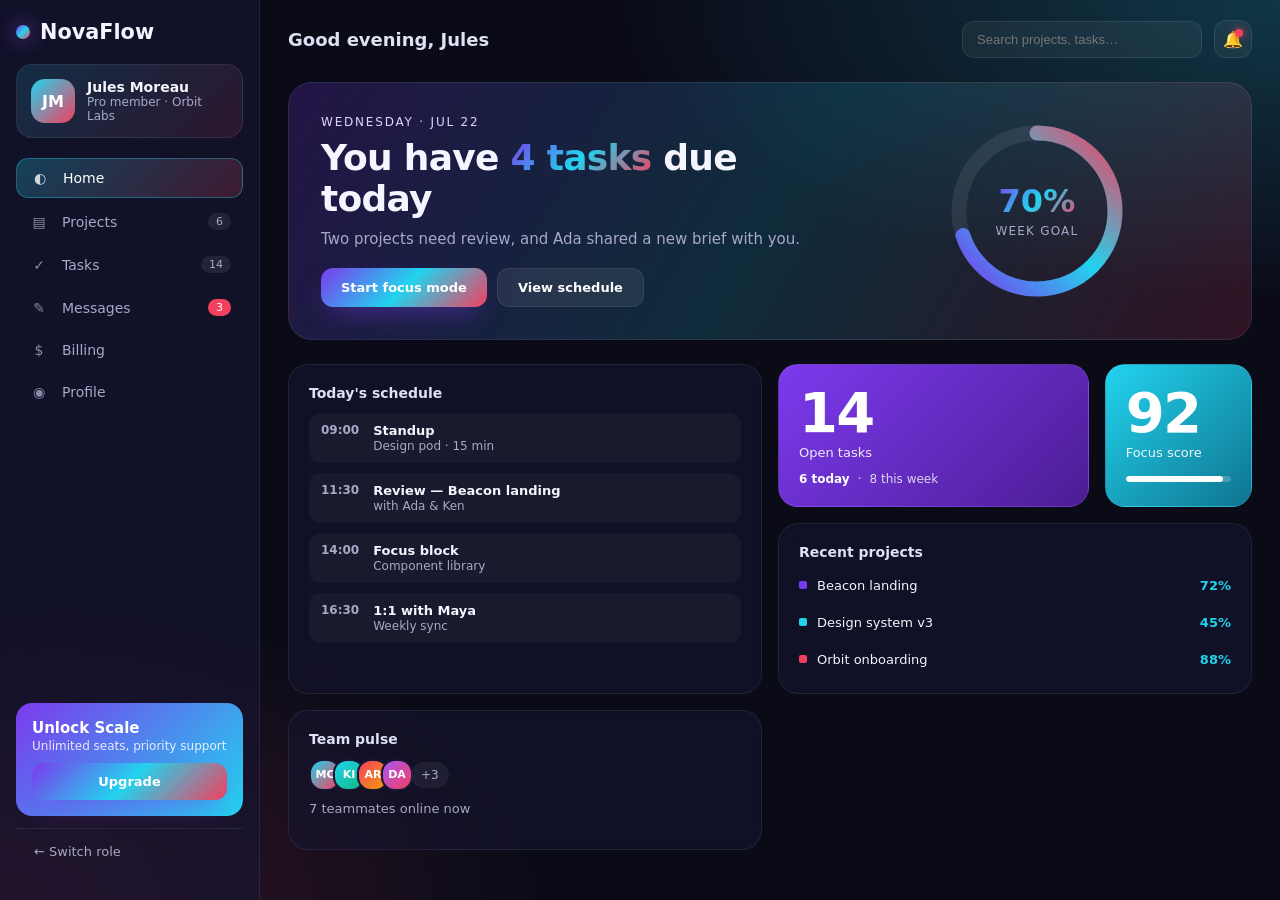
<file: userdashboard.html>
<!DOCTYPE html>
<html lang="en">
<head>
<meta charset="UTF-8" />
<meta name="viewport" content="width=device-width, initial-scale=1" />
<title>NovaFlow — Member Workspace</title>
<link rel="stylesheet" href="css/dashboards.css" />
<link rel="stylesheet" href="css/user.css" />
</head>
<body class="app user-app">

<aside class="sidebar u-side" id="sidebar">
  <div class="sb-head">
    <div class="brand"><span class="logo-dot"></span><span>NovaFlow</span></div>
    <button class="sb-close" id="sbClose" aria-label="Close">✕</button>
  </div>
  <div class="u-profile">
    <div class="avatar user-av">JM</div>
    <div>
      <div class="sb-name">Jules Moreau</div>
      <div class="sb-sub">Pro member · Orbit Labs</div>
    </div>
  </div>
  <nav class="sb-nav">
    <button class="sb-link active" data-module="home"><span class="ic">◐</span>Home</button>
    <button class="sb-link" data-module="projects"><span class="ic">▤</span>Projects <span class="count">6</span></button>
    <button class="sb-link" data-module="tasks"><span class="ic">✓</span>Tasks <span class="count">14</span></button>
    <button class="sb-link" data-module="messages"><span class="ic">✎</span>Messages <span class="count hot">3</span></button>
    <button class="sb-link" data-module="billing"><span class="ic">$</span>Billing</button>
    <button class="sb-link" data-module="profile"><span class="ic">◉</span>Profile</button>
  </nav>
  <div class="upgrade-card">
    <div class="up-title">Unlock Scale</div>
    <div class="up-sub">Unlimited seats, priority support</div>
    <button class="btn btn-grad" style="width:100%;margin-top:10px">Upgrade</button>
  </div>
  <div class="sb-foot"><a href="index.html" class="sb-back">← Switch role</a></div>
</aside>
<div class="backdrop" id="backdrop"></div>

<main class="main u-main">
  <header class="u-top">
    <button class="menu-btn" id="menuBtn"><span></span><span></span><span></span></button>
    <div class="greeting" id="greeting">Good afternoon, Jules</div>
    <div class="u-top-actions">
      <div class="search"><input placeholder="Search projects, tasks…"/></div>
      <button class="icon-btn">🔔<span class="dot"></span></button>
    </div>
  </header>

  <!-- Home -->
  <section class="module" data-module="home">
    <div class="home-hero">
      <div class="home-hero-txt">
        <div class="eyebrow">Wednesday · Jul 22</div>
        <h1>You have <span class="grad-text">4 tasks</span> due today</h1>
        <p>Two projects need review, and Ada shared a new brief with you.</p>
        <div class="hero-cta">
          <button class="btn btn-grad">Start focus mode</button>
          <button class="btn btn-ghost">View schedule</button>
        </div>
      </div>
      <div class="home-hero-viz">
        <div class="ring">
          <svg viewBox="0 0 120 120" width="180" height="180">
            <circle cx="60" cy="60" r="52" stroke="rgba(255,255,255,.08)" stroke-width="10" fill="none"/>
            <circle cx="60" cy="60" r="52" stroke="url(#g1)" stroke-width="10" fill="none" stroke-dasharray="326" stroke-dashoffset="98" stroke-linecap="round" transform="rotate(-90 60 60)"/>
            <defs><linearGradient id="g1" x1="0" y1="0" x2="1" y2="1"><stop offset="0" stop-color="#7c3aed"/><stop offset=".5" stop-color="#22d3ee"/><stop offset="1" stop-color="#f43f5e"/></linearGradient></defs>
          </svg>
          <div class="ring-txt"><b>70%</b><span>Week goal</span></div>
        </div>
      </div>
    </div>

    <div class="bento">
      <div class="bento-card b-1">
        <h3>Today's schedule</h3>
        <div class="sched">
          <div class="ev"><span class="ev-t">09:00</span><div><b>Standup</b><span>Design pod · 15 min</span></div></div>
          <div class="ev"><span class="ev-t">11:30</span><div><b>Review — Beacon landing</b><span>with Ada &amp; Ken</span></div></div>
          <div class="ev"><span class="ev-t">14:00</span><div><b>Focus block</b><span>Component library</span></div></div>
          <div class="ev"><span class="ev-t">16:30</span><div><b>1:1 with Maya</b><span>Weekly sync</span></div></div>
        </div>
      </div>
      <div class="bento-card b-2">
        <div class="b2-num">14</div>
        <div class="b2-lbl">Open tasks</div>
        <div class="b2-split"><span class="s-hi">6 today</span><span>·</span><span>8 this week</span></div>
      </div>
      <div class="bento-card b-3">
        <div class="b3-num">92</div>
        <div class="b3-lbl">Focus score</div>
        <div class="b3-bar"><i style="width:92%"></i></div>
      </div>
      <div class="bento-card b-4">
        <h3>Recent projects</h3>
        <ul class="mini-list">
          <li><i class="pd" style="background:var(--violet)"></i>Beacon landing<span>72%</span></li>
          <li><i class="pd" style="background:var(--cyan)"></i>Design system v3<span>45%</span></li>
          <li><i class="pd" style="background:var(--rose)"></i>Orbit onboarding<span>88%</span></li>
        </ul>
      </div>
      <div class="bento-card b-5">
        <h3>Team pulse</h3>
        <div class="team-row">
          <div class="avatar user-av" style="width:32px;height:32px;font-size:11px">MC</div>
          <div class="avatar" style="background:linear-gradient(135deg,#22d3ee,#10b981);width:32px;height:32px;font-size:11px">KI</div>
          <div class="avatar" style="background:linear-gradient(135deg,#f43f5e,#f59e0b);width:32px;height:32px;font-size:11px">AR</div>
          <div class="avatar" style="background:linear-gradient(135deg,#a855f7,#f43f5e);width:32px;height:32px;font-size:11px">DA</div>
          <div class="more">+3</div>
        </div>
        <p>7 teammates online now</p>
      </div>
    </div>
  </section>

  <!-- Projects -->
  <section class="module hidden" data-module="projects">
    <div class="section-head"><div><h1>Projects</h1><p>Track progress across your active work</p></div>
      <button class="btn btn-grad">+ New project</button></div>
    <div class="proj-grid">
      <article class="proj-card">
        <div class="proj-color" style="background:linear-gradient(135deg,#7c3aed,#a855f7)"></div>
        <div class="proj-body">
          <span class="proj-tag">In progress</span>
          <h3>Beacon landing redesign</h3>
          <p>Marketing site refresh for the Q3 launch</p>
          <div class="progress"><i style="width:72%"></i></div>
          <div class="proj-meta"><span>72% complete</span><span>Due Aug 8</span></div>
          <div class="proj-team"><span class="avatar user-av xs">JM</span><span class="avatar xs" style="background:#22d3ee">KI</span><span class="avatar xs" style="background:#f43f5e">MC</span></div>
        </div>
      </article>
      <article class="proj-card">
        <div class="proj-color" style="background:linear-gradient(135deg,#22d3ee,#10b981)"></div>
        <div class="proj-body">
          <span class="proj-tag">Review</span>
          <h3>Design system v3</h3>
          <p>Tokens, components, motion guidelines</p>
          <div class="progress"><i style="width:45%;background:linear-gradient(90deg,#22d3ee,#10b981)"></i></div>
          <div class="proj-meta"><span>45% complete</span><span>Due Sep 1</span></div>
          <div class="proj-team"><span class="avatar user-av xs">JM</span><span class="avatar xs" style="background:#a855f7">AR</span></div>
        </div>
      </article>
      <article class="proj-card">
        <div class="proj-color" style="background:linear-gradient(135deg,#f43f5e,#f59e0b)"></div>
        <div class="proj-body">
          <span class="proj-tag hot">Blocked</span>
          <h3>Orbit onboarding</h3>
          <p>New customer setup flow &amp; docs</p>
          <div class="progress"><i style="width:88%;background:linear-gradient(90deg,#f43f5e,#f59e0b)"></i></div>
          <div class="proj-meta"><span>88% complete</span><span>Due Jul 30</span></div>
          <div class="proj-team"><span class="avatar user-av xs">JM</span><span class="avatar xs" style="background:#22d3ee">KI</span><span class="avatar xs" style="background:#a3e635">DA</span></div>
        </div>
      </article>
      <article class="proj-card">
        <div class="proj-color" style="background:linear-gradient(135deg,#a3e635,#10b981)"></div>
        <div class="proj-body">
          <span class="proj-tag">Planning</span>
          <h3>Mobile app MVP</h3>
          <p>iOS + Android beta preview</p>
          <div class="progress"><i style="width:18%;background:linear-gradient(90deg,#a3e635,#10b981)"></i></div>
          <div class="proj-meta"><span>18% complete</span><span>Due Oct 15</span></div>
          <div class="proj-team"><span class="avatar user-av xs">JM</span></div>
        </div>
      </article>
    </div>
  </section>

  <!-- Tasks — kanban -->
  <section class="module hidden" data-module="tasks">
    <div class="section-head"><div><h1>Tasks</h1><p>Kanban board · drag mentally, we'll track completion</p></div>
      <button class="btn btn-grad">+ New task</button></div>
    <div class="kanban">
      <div class="kcol">
        <div class="kcol-head"><span class="kdot" style="background:var(--muted)"></span>Backlog<span class="kcount">5</span></div>
        <div class="kcard"><span class="ktag t-cyan">Design</span><h4>Redesign pricing table</h4><div class="kmeta"><span>Beacon</span><span>Aug 2</span></div></div>
        <div class="kcard"><span class="ktag t-violet">Research</span><h4>User interviews · SMBs</h4><div class="kmeta"><span>Orbit</span><span>Aug 5</span></div></div>
        <div class="kcard"><span class="ktag t-amber">Content</span><h4>Draft launch email</h4><div class="kmeta"><span>Beacon</span><span>Aug 6</span></div></div>
      </div>
      <div class="kcol">
        <div class="kcol-head"><span class="kdot" style="background:var(--cyan)"></span>In progress<span class="kcount">4</span></div>
        <div class="kcard"><span class="ktag t-violet">Design</span><h4>Hero animation prototype</h4><div class="kmeta"><span>Beacon</span><span>Today</span></div><div class="progress sm"><i style="width:65%"></i></div></div>
        <div class="kcard"><span class="ktag t-cyan">Dev</span><h4>Component tokens migration</h4><div class="kmeta"><span>DS v3</span><span>Fri</span></div><div class="progress sm"><i style="width:40%;background:var(--cyan)"></i></div></div>
        <div class="kcard"><span class="ktag t-amber">Docs</span><h4>Onboarding walkthrough</h4><div class="kmeta"><span>Orbit</span><span>Thu</span></div><div class="progress sm"><i style="width:80%;background:var(--rose)"></i></div></div>
      </div>
      <div class="kcol">
        <div class="kcol-head"><span class="kdot" style="background:var(--amber)"></span>Review<span class="kcount">3</span></div>
        <div class="kcard"><span class="ktag t-cyan">Design</span><h4>Nav variants v2</h4><div class="kmeta"><span>Beacon</span><span>Waiting on Ada</span></div></div>
        <div class="kcard"><span class="ktag t-violet">Dev</span><h4>Motion tokens PR</h4><div class="kmeta"><span>DS v3</span><span>2 reviewers</span></div></div>
      </div>
      <div class="kcol">
        <div class="kcol-head"><span class="kdot" style="background:var(--lime)"></span>Done<span class="kcount">12</span></div>
        <div class="kcard done"><span class="ktag t-green">Shipped</span><h4>Empty states illustrations</h4><div class="kmeta"><span>DS v3</span><span>Yesterday</span></div></div>
        <div class="kcard done"><span class="ktag t-green">Shipped</span><h4>Auth redirect fix</h4><div class="kmeta"><span>Orbit</span><span>Mon</span></div></div>
      </div>
    </div>
  </section>

  <!-- Messages -->
  <section class="module hidden" data-module="messages">
    <div class="section-head"><div><h1>Messages</h1><p>Team conversations in one place</p></div></div>
    <div class="chat-wrap">
      <div class="chat-list">
        <div class="chat-item active">
          <div class="avatar" style="background:linear-gradient(135deg,#7c3aed,#a855f7);width:40px;height:40px">MC</div>
          <div class="ci-body"><div class="ci-head"><b>Maya Chen</b><span>2m</span></div><span class="ci-msg">Ready to review the hero variants?</span></div>
          <span class="unread">2</span>
        </div>
        <div class="chat-item">
          <div class="avatar" style="background:linear-gradient(135deg,#22d3ee,#10b981);width:40px;height:40px">KI</div>
          <div class="ci-body"><div class="ci-head"><b>Ken Ito</b><span>1h</span></div><span class="ci-msg">Merged the tokens PR 🎉</span></div>
        </div>
        <div class="chat-item">
          <div class="avatar" style="background:linear-gradient(135deg,#f43f5e,#f59e0b);width:40px;height:40px">AR</div>
          <div class="ci-body"><div class="ci-head"><b>Ada Reyes</b><span>3h</span></div><span class="ci-msg">Shared new brief · Beacon</span></div>
          <span class="unread">1</span>
        </div>
        <div class="chat-item">
          <div class="avatar" style="background:linear-gradient(135deg,#a3e635,#10b981);width:40px;height:40px">DS</div>
          <div class="ci-body"><div class="ci-head"><b>#design-pod</b><span>1d</span></div><span class="ci-msg">Rin: Motion draft is live</span></div>
        </div>
      </div>
      <div class="chat-panel">
        <div class="chat-head">
          <div class="avatar" style="background:linear-gradient(135deg,#7c3aed,#a855f7);width:40px;height:40px">MC</div>
          <div><b>Maya Chen</b><div style="color:var(--lime);font-size:12px">● online</div></div>
        </div>
        <div class="chat-body">
          <div class="bubble b-in">Hey! Are you free for a quick review?</div>
          <div class="bubble b-out">Yes, opening the file now.</div>
          <div class="bubble b-in">Ready to review the hero variants?</div>
          <div class="bubble b-in">I like V2 the most so far.</div>
          <div class="bubble b-out">Same. I'll polish the motion timing tonight.</div>
        </div>
        <div class="chat-input">
          <input placeholder="Write a message…"/>
          <button class="btn btn-grad">Send</button>
        </div>
      </div>
    </div>
  </section>

  <!-- Billing -->
  <section class="module hidden" data-module="billing">
    <div class="section-head"><div><h1>Billing</h1><p>Your plan, usage and invoices</p></div></div>
    <div class="bill-grid">
      <div class="plan-card">
        <div class="plan-tag">Current plan</div>
        <h2>Pro</h2>
        <div class="plan-price">$24<span>/ user / month</span></div>
        <ul class="plan-list">
          <li>✓ Unlimited projects</li>
          <li>✓ Advanced analytics</li>
          <li>✓ Priority support</li>
          <li>✓ 100GB storage</li>
        </ul>
        <button class="btn btn-grad" style="width:100%">Upgrade to Scale</button>
      </div>
      <div class="card">
        <h3>Usage this month</h3>
        <div class="usage"><div class="u-row"><span>Storage</span><span>62 / 100 GB</span></div><div class="progress"><i style="width:62%"></i></div></div>
        <div class="usage"><div class="u-row"><span>Team seats</span><span>8 / 20</span></div><div class="progress"><i style="width:40%;background:var(--cyan)"></i></div></div>
        <div class="usage"><div class="u-row"><span>API calls</span><span>184k / 500k</span></div><div class="progress"><i style="width:37%;background:var(--rose)"></i></div></div>
        <div class="usage"><div class="u-row"><span>Active projects</span><span>6</span></div><div class="progress"><i style="width:30%;background:var(--lime)"></i></div></div>
      </div>
      <div class="card wide">
        <h3>Invoices</h3>
        <table class="tbl">
          <thead><tr><th>Invoice</th><th>Plan</th><th>Amount</th><th>Status</th><th>Date</th><th></th></tr></thead>
          <tbody>
            <tr><td>INV-2411</td><td>Pro · 8 seats</td><td>$192.00</td><td><span class="tag t-green">Paid</span></td><td>Jul 1, 2026</td><td><a href="#" style="color:var(--cyan)">Download</a></td></tr>
            <tr><td>INV-2384</td><td>Pro · 8 seats</td><td>$192.00</td><td><span class="tag t-green">Paid</span></td><td>Jun 1, 2026</td><td><a href="#" style="color:var(--cyan)">Download</a></td></tr>
            <tr><td>INV-2361</td><td>Pro · 7 seats</td><td>$168.00</td><td><span class="tag t-green">Paid</span></td><td>May 1, 2026</td><td><a href="#" style="color:var(--cyan)">Download</a></td></tr>
          </tbody>
        </table>
      </div>
    </div>
  </section>

  <!-- Profile -->
  <section class="module hidden" data-module="profile">
    <div class="profile-hero">
      <div class="avatar user-av xl">JM</div>
      <div>
        <h1>Jules Moreau</h1>
        <p>Product Designer · Orbit Labs · Paris, FR</p>
        <div class="badges">
          <span class="tag t-violet">Pro Member</span>
          <span class="tag t-cyan">Verified</span>
          <span class="tag t-green">2FA On</span>
        </div>
      </div>
    </div>
    <div class="prof-grid">
      <div class="card">
        <h3>Personal information</h3>
        <label class="lbl">Full name<input value="Jules Moreau"/></label>
        <label class="lbl">Email<input value="jules@orbit.co"/></label>
        <label class="lbl">Role<input value="Product Designer"/></label>
        <label class="lbl">Timezone<input value="Europe/Paris (UTC+2)"/></label>
        <button class="btn btn-grad">Save changes</button>
      </div>
      <div class="card">
        <h3>Preferences</h3>
        <div class="toggle-row"><span>Dark mode</span><label class="switch"><input type="checkbox" checked><i></i></label></div>
        <div class="toggle-row"><span>Email digests</span><label class="switch"><input type="checkbox" checked><i></i></label></div>
        <div class="toggle-row"><span>Weekly focus report</span><label class="switch"><input type="checkbox"><i></i></label></div>
        <div class="toggle-row"><span>Sound effects</span><label class="switch"><input type="checkbox" checked><i></i></label></div>
      </div>
      <div class="card">
        <h3>Achievements</h3>
        <div class="ach-grid">
          <div class="ach"><div class="ach-ico" style="background:var(--grad)">★</div><b>Streak · 21 days</b><span>Daily check-ins</span></div>
          <div class="ach"><div class="ach-ico" style="background:linear-gradient(135deg,#22d3ee,#10b981)">✓</div><b>100 tasks done</b><span>This quarter</span></div>
          <div class="ach"><div class="ach-ico" style="background:linear-gradient(135deg,#f43f5e,#f59e0b)">◆</div><b>Top contributor</b><span>Design pod</span></div>
          <div class="ach"><div class="ach-ico" style="background:linear-gradient(135deg,#a3e635,#10b981)">↑</div><b>Level 12</b><span>3,240 XP</span></div>
        </div>
      </div>
    </div>
  </section>
</main>

<script src="js/user.js"></script>
</body>
</html>
</file>
<file: css/common.css>
/* ===== Nebula — Shared Design System ===== */
:root {
  --bg: #0a0e1a;
  --bg-soft: #111729;
  --surface: #161e33;
  --surface-2: #1c2742;
  --border: rgba(255, 255, 255, 0.08);
  --border-strong: rgba(255, 255, 255, 0.16);

  --text: #f1f5f9;
  --text-soft: #cbd5e1;
  --text-muted: #8a96b0;

  --primary: #22d3ee;
  --primary-2: #0ea5e9;
  --accent: #f472b6;
  --accent-2: #fb7185;
  --lime: #a3e635;
  --amber: #fbbf24;

  --grad-primary: linear-gradient(135deg, #22d3ee 0%, #0ea5e9 50%, #6366f1 100%);
  --grad-warm: linear-gradient(135deg, #f472b6 0%, #fb7185 50%, #fbbf24 100%);
  --grad-cool: linear-gradient(135deg, #a3e635 0%, #22d3ee 100%);

  --shadow-lg: 0 24px 60px -12px rgba(0, 0, 0, 0.55);
  --shadow-glow: 0 0 40px -8px rgba(34, 211, 238, 0.45);

  --radius: 18px;
  --radius-sm: 12px;
  --max: 1350px;

  --font: 'Inter', -apple-system, BlinkMacSystemFont, 'Segoe UI', Roboto, sans-serif;
  --font-display: 'Space Grotesk', 'Inter', sans-serif;
}

* { margin: 0; padding: 0; box-sizing: border-box; }

*,
*::before,
*::after{
    box-sizing:border-box;
}

html { scroll-behavior: smooth; }

body {
  font-family: var(--font);
  background: var(--bg);
  color: var(--text);
  line-height: 1.6;
  overflow-x: hidden;
  -webkit-font-smoothing: antialiased;
}

a { color: inherit; text-decoration: none; }
ul { list-style: none; }
img { max-width: 100%; display: block; }

/* ===== Layout ===== */
.container {
  width: 100%;
  max-width: var(--max);
  margin: 0 auto;
  padding: 0 24px;
}

section { padding: 100px 0; position: relative; }

.eyebrow {
  display: inline-flex;
  align-items: center;
  gap: 8px;
  font-size: 0.78rem;
  font-weight: 600;
  letter-spacing: 0.14em;
  text-transform: uppercase;
  color: var(--primary);
  padding: 7px 14px;
  border: 1px solid rgba(34, 211, 238, 0.3);
  border-radius: 999px;
  background: rgba(34, 211, 238, 0.08);
}

h1, h2, h3, h4 { font-family: var(--font-display); font-weight: 700; line-height: 1.12; letter-spacing: -0.02em; }

.section-head { max-width: 640px; margin-bottom: 56px; }
.section-head.center { margin-left: auto; margin-right: auto; text-align: center; }
.section-head h2 { font-size: clamp(2rem, 4vw, 3.1rem); margin: 18px 0 16px; }
.section-head p { color: var(--text-soft); font-size: 1.08rem; }

/* ===== Buttons ===== */
.btn {
  display: inline-flex;
  align-items: center;
  justify-content: center;
  gap: 9px;
  font-weight: 600;
  font-size: 0.95rem;
  padding: 13px 24px;
  border-radius: 999px;
  border: 1px solid transparent;
  cursor: pointer;
  transition: transform 0.2s ease, box-shadow 0.2s ease, background 0.2s ease;
  white-space: nowrap;
}
.btn:active { transform: translateY(1px); }

.btn-primary {
  background: var(--grad-primary);
  color: #04121a;
  box-shadow: 0 8px 24px -8px rgba(34, 211, 238, 0.6);
}
.btn-primary:hover { transform: translateY(-2px); box-shadow: 0 14px 32px -8px rgba(34, 211, 238, 0.8); }

.btn-ghost {
  background: rgba(255, 255, 255, 0.04);
  color: var(--text);
  border-color: var(--border-strong);
}
.btn-ghost:hover { background: rgba(255, 255, 255, 0.09); transform: translateY(-2px); }

.btn-warm {
  background: var(--grad-warm);
  color: #2a0a18;
  box-shadow: 0 8px 24px -8px rgba(244, 114, 182, 0.5);
}
.btn-warm:hover { transform: translateY(-2px); }

.btn-lg { padding: 16px 30px; font-size: 1.02rem; }

/* ===== Navbar ===== */
.nav {
  position: fixed;
  top: 0; left: 0; right: 0;
  z-index: 100;
  padding: 18px 0;
  transition: background 0.3s ease, border-color 0.3s ease, padding 0.3s ease;
  border-bottom: 1px solid transparent;
}
.nav.scrolled {
  background: rgba(10, 14, 26, 0.82);
  backdrop-filter: blur(18px);
  border-bottom-color: var(--border);
  padding: 12px 0;
}
.nav-inner { display: flex; align-items: center; justify-content: space-between; }



/* .brand { display: flex; align-items: center; gap: 11px; font-family: var(--font-display); font-weight: 700; font-size: 1.3rem; }
.brand-mark {
  width: 38px; height: 38px;
  border-radius: 11px;
  background: var(--grad-primary);
  display: grid; place-items: center;
  box-shadow: var(--shadow-glow);
  position: relative;
}
.brand-mark::after {
  content: '';
  position: absolute; inset: 4px;
  border-radius: 8px;
  background: var(--bg);
}
.brand-mark svg { position: relative; z-index: 1; } */

.nav-links { display: flex; align-items: center; gap: 6px; }
.nav-links a {
  padding: 9px 15px;
  border-radius: 999px;
  font-size: 0.93rem;
  font-weight: 500;
  color: var(--text-soft);
  transition: color 0.2s, background 0.2s;
}
.nav-links a:hover { color: var(--text); background: rgba(255, 255, 255, 0.05); }
.nav-links a.active { color: var(--primary); background: rgba(34, 211, 238, 0.1); }

.nav-actions { display: flex; align-items: center; gap: 12px; }
.nav-actions .login-link {
  font-weight: 600; font-size: 0.93rem; color: var(--text-soft);
  padding: 9px 16px; border-radius: 999px; transition: color 0.2s;
}
.nav-actions .login-link:hover { color: var(--text); }

/* Hamburger */
.hamburger {
  display: none;
  flex-direction: column;
  gap: 5px;
  width: 44px; height: 44px;
  border: 1px solid var(--border-strong);
  border-radius: 12px;
  background: rgba(255, 255, 255, 0.04);
  cursor: pointer;
  align-items: center;
  justify-content: center;
  z-index: 120;
  transition: background 0.2s;
}
.hamburger span {
  width: 20px; height: 2px;
  background: var(--text);
  border-radius: 2px;
  transition: transform 0.3s ease, opacity 0.2s ease;
}
.hamburger.open span:nth-child(1) { transform: translateY(7px) rotate(45deg); }
.hamburger.open span:nth-child(2) { opacity: 0; }
.hamburger.open span:nth-child(3) { transform: translateY(-7px) rotate(-45deg); }

/* ===== Mobile menu: full height, half width ===== */
.mobile-menu {
  position: fixed;
  top: 0; right: 0;
  height: 100vh;
  width: 50vw;
  min-width: 280px;
  max-width: 420px;
  background: linear-gradient(180deg, #111729 0%, #0a0e1a 100%);
  border-left: 1px solid var(--border-strong);
  z-index: 110;
  transform: translateX(100%);
  transition: transform 0.42s cubic-bezier(0.16, 1, 0.3, 1);
  display: flex;
  flex-direction: column;
  padding: 90px 28px 32px;
  overflow-y: auto;
  box-shadow: -24px 0 60px -20px rgba(0, 0, 0, 0.7);
}
.mobile-menu.open { transform: translateX(0); }
.mobile-menu::before {
  content: '';
  position: absolute;
  top: 0; right: 0;
  width: 240px; height: 240px;
  background: radial-gradient(circle, rgba(34, 211, 238, 0.18), transparent 70%);
  pointer-events: none;
}
.mobile-menu a.mm-link {
  display: block;
  padding: 16px 14px;
  font-size: 1.18rem;
  font-weight: 600;
  font-family: var(--font-display);
  color: var(--text-soft);
  border-radius: 12px;
  border-bottom: 1px solid var(--border);
  transition: color 0.2s, padding-left 0.2s, background 0.2s;
}
.mobile-menu a.mm-link:hover { color: var(--primary); padding-left: 22px; background: rgba(34, 211, 238, 0.06); }
.mobile-menu a.mm-link.active { color: var(--primary); }
.mobile-menu .mm-login {
  margin-top: 22px;
  width: 100%;
  font-size: 1.02rem;
  padding: 15px;
}
.mobile-menu .mm-cta { margin-top: 12px; width: 100%; }
.mobile-menu .mm-foot { margin-top: auto; padding-top: 28px; color: var(--text-muted); font-size: 0.82rem; }

.menu-backdrop {
  position: fixed; inset: 0;
  background: rgba(4, 8, 18, 0.6);
  backdrop-filter: blur(3px);
  z-index: 105;
  opacity: 0; pointer-events: none;
  transition: opacity 0.3s ease;
}
.menu-backdrop.open { opacity: 1; pointer-events: auto; }

@media (max-width: 880px) {
  .nav-links, .nav-actions .login-link, .nav-actions .btn { display: none; }
  .hamburger { display: flex; }
}

/* Mobile Contact */

.mm-contact{

    margin-top:30px;

    padding-top:24px;

    border-top:1px solid var(--border);

}

.mm-contact h4{

    font-size:.9rem;

    font-weight:700;

    color:var(--text);

    margin-bottom:18px;

    font-family:var(--font-display);

}

.mm-contact a{

    display:flex;

    align-items:center;

    gap:12px;

    padding:10px 0;

    color:var(--text-soft);

    font-size:.92rem;

    transition:.25s;

}

.mm-contact a:hover{

    color:var(--primary);

    transform:translateX(6px);

}

.mm-contact i{

    width:34px;

    height:34px;

    display:grid;

    place-items:center;

    border-radius:10px;

    background:rgba(255,255,255,.05);

    border:1px solid var(--border);

    color:var(--primary);

    flex-shrink:0;

}


/* ===== Footer ===== */
.footer {
  border-top: 1px solid var(--border);
  background: var(--bg-soft);
  padding: 72px 0 32px;
  position: relative;
}
.footer-grid {
  display: grid;
  grid-template-columns: 1.6fr repeat(3, 1fr);
  gap: 40px;
  margin-bottom: 48px;
}
.footer-brand p { color: var(--text-muted); margin: 16px 0 20px; max-width: 320px; font-size: 0.95rem; }
.socials { display: flex; gap: 10px; }
.socials a {
  width: 38px; height: 38px;
  border-radius: 10px;
  border: 1px solid var(--border);
  display: grid; place-items: center;
  color: var(--text-soft);
  transition: all 0.2s;
}
.socials a:hover { color: var(--primary); border-color: var(--primary); transform: translateY(-3px); }
.footer-col h4 { font-size: 0.82rem; letter-spacing: 0.12em; text-transform: uppercase; color: var(--text-muted); margin-bottom: 18px; }
.footer-col a { display: block; color: var(--text-soft); padding: 6px 0; font-size: 0.95rem; transition: color 0.2s; }
.footer-col a:hover { color: var(--primary); }
.footer-bottom {
  border-top: 1px solid var(--border);
  padding-top: 24px;
  display: flex; justify-content: space-between; align-items: center;
  flex-wrap: wrap; gap: 12px;
  color: var(--text-muted); font-size: 0.88rem;
}

@media (max-width: 760px) {
  .footer-grid { grid-template-columns: 1fr 1fr; gap: 32px; }
  .footer-brand { grid-column: 1 / -1; }
}
@media (max-width: 480px) {
  .footer-grid { grid-template-columns: 1fr; }
  .footer-bottom { flex-direction: column; text-align: center; }
}

/* Newsletter */

.footer-newsletter p{
    color:var(--text-soft);
    margin:16px 0 20px;
    line-height:1.7;
    font-size:.92rem;
}

.newsletter-form{
    display:flex;
    flex-direction:column;
    gap:14px;
}

.newsletter-input{
    display:flex;
    align-items:center;
    gap:12px;
    padding:14px 16px;
    border:1px solid var(--border);
    border-radius:14px;
    background:rgba(255,255,255,.04);
    transition:.3s;
}

.newsletter-input:focus-within{
    border-color:var(--primary);
    box-shadow:0 0 0 3px rgba(34,211,238,.12);
}

.newsletter-input i{
    color:var(--primary);
    font-size:15px;
}

.newsletter-input input{
    flex:1;
    border:none;
    outline:none;
    background:transparent;
    color:var(--text);
    font-size:.95rem;
}

.newsletter-input input::placeholder{
    color:var(--text-muted);
}

.newsletter-form button{
    width:100%;
}

.footer-newsletter small{
    display:block;
    margin-top:14px;
    color:var(--text-muted);
    font-size:.8rem;
}

/* ===== Reveal on scroll ===== */
.reveal { opacity: 0; transform: translateY(28px); transition: opacity 0.7s ease, transform 0.7s ease; }
.reveal.in { opacity: 1; transform: none; }
.reveal.d1 { transition-delay: 0.08s; }
.reveal.d2 { transition-delay: 0.16s; }
.reveal.d3 { transition-delay: 0.24s; }
.reveal.d4 { transition-delay: 0.32s; }

@media (prefers-reduced-motion: reduce) {
  .reveal { opacity: 1; transform: none; transition: none; }
  * { animation: none !important; transition: none !important; }
}

/* ===== Background blobs (shared) ===== */
.bg-blobs { position: fixed; inset: 0; z-index: -1; overflow: hidden; pointer-events: none; }
.blob { position: absolute; border-radius: 50%; filter: blur(90px); opacity: 0.5; }
.blob-1 { width: 520px; height: 520px; background: #0ea5e9; top: -120px; left: -120px; }
.blob-2 { width: 460px; height: 460px; background: #f472b6; bottom: -160px; right: -100px; opacity: 0.32; }
.blob-3 { width: 380px; height: 380px; background: #a3e635; top: 40%; left: 55%; opacity: 0.22; }

/* scrollbar */
::-webkit-scrollbar { width: 10px; }
::-webkit-scrollbar-track { background: var(--bg); }
::-webkit-scrollbar-thumb { background: var(--surface-2); border-radius: 999px; }
::-webkit-scrollbar-thumb:hover { background: #2a3a5e; }





.brand{
    display:flex;
    align-items:center;
    gap:12px;
    font-family:var(--font-display);
    font-size:1.3rem;
    font-weight:700;
}

.brand-mark{
    width:180px;
    height:auto;
    display:flex;
    align-items:center;
    justify-content:center;
    border-radius:12px;
    overflow:hidden;
    flex-shrink:0;
}

.brand-mark img{
    width:100%;
    height:100%;
    object-fit:contain;
    display:block;
}

.brand-name{
    color:var(--text);
    letter-spacing:-0.02em;
}

.brand-logo{
    height:42px;
    width:auto;
    display:block;
}
</file>
<file: css/home.css>
/* ===== Home page ===== */
.hero {
  padding: 160px 0 80px;
  position: relative;
  overflow: hidden;
}
.hero-inner {
  display: grid;
  grid-template-columns: 1fr 1fr;
  gap: 56px;
  align-items: center;
}
.hero-copy h1 {
  font-size: clamp(2.6rem, 5.4vw, 4.6rem);
  margin: 22px 0;
}
.hero-copy p {
  color: var(--text-soft);
  font-size: 1.18rem;
  max-width: 520px;
  margin-bottom: 32px;
}
.grad-text {
  background: var(--grad-primary);
  -webkit-background-clip: text;
  background-clip: text;
  color: transparent;
}
.grad-text-warm {
  background: var(--grad-warm);
  -webkit-background-clip: text;
  background-clip: text;
  color: transparent;
}
.hero-cta { display: flex; gap: 14px; flex-wrap: wrap; margin-bottom: 40px; }
.hero-stats { display: flex; gap: 36px; flex-wrap: wrap; }
.hero-stats strong { display: block; font-family: var(--font-display); font-size: 1.7rem; color: var(--text); }
.hero-stats span { color: var(--text-muted); font-size: 0.86rem; }

/* Hero dashboard mock */
.hero-visual { position: relative; }
.dash-card {
  background: linear-gradient(180deg, #18213a 0%, #111729 100%);
  border: 1px solid var(--border-strong);
  border-radius: 22px;
  box-shadow: var(--shadow-lg);
  overflow: hidden;
  animation: float 6s ease-in-out infinite;
}
@keyframes float { 0%,100%{transform:translateY(0)} 50%{transform:translateY(-10px)} }
.dash-head {
  display: flex; justify-content: space-between; align-items: center;
  padding: 14px 18px;
  border-bottom: 1px solid var(--border);
  font-size: 0.8rem; color: var(--text-muted);
}
.dash-dots { display: flex; gap: 6px; }
.dash-dots i { width: 10px; height: 10px; border-radius: 50%; background: #2a3a5e; }
.dash-dots i:nth-child(1){background:#fb7185} .dash-dots i:nth-child(2){background:#fbbf24} .dash-dots i:nth-child(3){background:#a3e635}
.dash-body { padding: 22px; }
.dash-top { display: flex; justify-content: space-between; align-items: flex-end; margin-bottom: 22px; }
.dash-label { font-size: 0.78rem; color: var(--text-muted); text-transform: uppercase; letter-spacing: 0.1em; }
.dash-value { font-family: var(--font-display); font-size: 2.4rem; font-weight: 700; margin: 4px 0; }
.dash-delta { font-size: 0.84rem; font-weight: 600; }
.dash-delta.up { color: var(--lime); }
.dash-spark { width: 110px; height: 44px; }
.dash-chart { display: flex; align-items: flex-end; gap: 8px; height: 120px; margin-bottom: 22px; }
.dash-chart .bar {
  flex: 1;
  height: var(--h);
  background: var(--grad-primary);
  border-radius: 6px 6px 2px 2px;
  opacity: 0.85;
  animation: grow 1s ease forwards;
  transform-origin: bottom;
}
@keyframes grow { from { transform: scaleY(0) } to { transform: scaleY(1) } }
.dash-rows { display: flex; flex-direction: column; gap: 10px; }
.dash-row {
  display: flex; align-items: center; gap: 10px;
  font-size: 0.9rem; color: var(--text-soft);
  padding: 10px 12px;
  background: rgba(255,255,255,0.03);
  border-radius: 10px;
}
.dash-row b { margin-left: auto; color: var(--text); font-weight: 600; }
.dot { width: 8px; height: 8px; border-radius: 50%; }
.float-pill {
  position: absolute;
  display: flex; align-items: center; gap: 8px;
  padding: 10px 16px;
  background: rgba(22,30,51,0.92);
  border: 1px solid var(--border-strong);
  border-radius: 999px;
  font-size: 0.82rem; font-weight: 600;
  backdrop-filter: blur(8px);
  box-shadow: var(--shadow-lg);
}
.float-pill span { width: 8px; height: 8px; border-radius: 50%; }
.pill-1 { top: 18%; left: -28px; animation: float 5s ease-in-out infinite; }
.pill-2 { bottom: 14%; right: -22px; animation: float 7s ease-in-out infinite reverse; }

/* Marquee */
/*==============================
        MARQUEE
==============================*/

.marquee{
    position:relative;
    overflow:hidden;
    padding:22px 0;
    margin-top:40px;

    border-top:1px solid var(--border);
    border-bottom:1px solid var(--border);

    background:rgba(255,255,255,.02);
}

.marquee::before,
.marquee::after{
    content:"";
    position:absolute;
    top:0;
    width:120px;
    height:100%;
    z-index:2;
    pointer-events:none;
}

.marquee::before{
    left:0;
    background:linear-gradient(to right,var(--bg),transparent);
}

.marquee::after{
    right:0;
    background:linear-gradient(to left,var(--bg),transparent);
}

.marquee-track{
    display:flex;
    width:max-content;
    animation:marquee 25s linear infinite;
}

.marquee-track:hover{
    animation-play-state:paused;
}

.marquee-track span{
    flex-shrink:0;
    padding-right:80px;

    font-size:16px;
    font-weight:600;
    letter-spacing:2px;

    color:var(--text-muted);
    text-transform:uppercase;
}

@keyframes marquee{

    from{
        transform:translateX(0);
    }

    to{
        transform:translateX(-50%);
    }

}

/* Logos */
.logos { padding: 70px 0; }
.logos-title { text-align: center; color: var(--text-muted); font-size: 0.9rem; letter-spacing: 0.1em; text-transform: uppercase; margin-bottom: 36px; }
.logo-grid { display: grid; grid-template-columns: repeat(6, 1fr); gap: 20px; }
.logo-item {
  display: grid; place-items: center;
  padding: 22px;
  border: 1px solid var(--border);
  border-radius: 14px;
  font-family: var(--font-display);
  font-weight: 600;
  color: var(--text-soft);
  font-size: 1.05rem;
  transition: all 0.25s;
}
.logo-item:hover { color: var(--text); border-color: var(--border-strong); transform: translateY(-4px); }

/* ===========================
        LOGOS SECTION
=========================== */

.logos{
    position:relative;
    padding:90px 0;
    overflow:hidden;
}

.logos::before{
    content:"";
    position:absolute;
    width:320px;
    height:320px;
    left:-120px;
    top:-120px;
    /* background:radial-gradient(circle,#22d3ee55,transparent 70%); */
    filter:blur(40px);
}

.logos::after{
    content:"";
    position:absolute;
    width:320px;
    height:320px;
    right:-120px;
    bottom:-120px;
    /* background:radial-gradient(circle,#6366f155,transparent 70%); */
    filter:blur(40px);
}

.logos-title{
    text-align:center;
    color:var(--text-muted);
    font-size:.9rem;
    letter-spacing:.18em;
    text-transform:uppercase;
    margin-bottom:45px;
}

.logo-grid{
    display:grid;
    grid-template-columns:repeat(6,1fr);
    gap:22px;
}

.logo-item{
    position:relative;
    display:grid;
    place-items:center;

    padding:24px;

    border-radius:18px;

    font-family:var(--font-display);
    font-weight:700;
    font-size:1.08rem;

    color:#fff;

    overflow:hidden;

    transition:.35s;
}

/* Different Gradient for Every Card */

.logo-item:nth-child(1){
    background:linear-gradient(135deg,#06b6d4,#3b82f6);
}

.logo-item:nth-child(2){
    background:linear-gradient(135deg,#8b5cf6,#ec4899);
}

.logo-item:nth-child(3){
    background:linear-gradient(135deg,#22c55e,#06b6d4);
}

.logo-item:nth-child(4){
    background:linear-gradient(135deg,#f59e0b,#ef4444);
}

.logo-item:nth-child(5){
    background:linear-gradient(135deg,#14b8a6,#6366f1);
}

.logo-item:nth-child(6){
    background:linear-gradient(135deg,#ec4899,#8b5cf6);
}

/* Shine Effect */

.logo-item::before{

    content:"";

    position:absolute;

    top:-120%;

    left:-40%;

    width:40%;

    height:300%;

    background:rgba(255,255,255,.25);

    transform:rotate(25deg);

    transition:.6s;

}

.logo-item:hover::before{

    left:120%;

}

.logo-item:hover{

    transform:translateY(-8px) scale(1.05);

    box-shadow:
    0 15px 40px rgba(0,0,0,.35),
    0 0 30px rgba(34,211,238,.35);

}

.logo-item:hover{

    letter-spacing:1px;

}

/* Responsive */

@media(max-width:1100px){

.logo-grid{

    grid-template-columns:repeat(3,1fr);

}

}

@media(max-width:700px){

.logo-grid{

    grid-template-columns:repeat(2,1fr);

}

}

@media(max-width:480px){

.logo-grid{

    grid-template-columns:1fr;

}

}

/* Split */
.split-inner { display: grid; grid-template-columns: 1fr 1fr; gap: 56px; align-items: center; }
.split-copy h2 { font-size: clamp(1.9rem, 3.6vw, 2.9rem); margin: 18px 0 18px; }
.split-copy p { color: var(--text-soft); font-size: 1.08rem; margin-bottom: 24px; }
.check-list { display: flex; flex-direction: column; gap: 14px; margin-bottom: 30px; }
.check-list li { display: flex; align-items: center; gap: 12px; color: var(--text-soft); }
.check { display: grid; place-items: center; width: 24px; height: 24px; border-radius: 50%; background: rgba(163,230,53,0.15); color: var(--lime); font-size: 0.8rem; font-weight: 700; flex-shrink: 0; }

.code-card {
  background: #0d1424;
  border: 1px solid var(--border-strong);
  border-radius: 16px;
  overflow: hidden;
  box-shadow: var(--shadow-lg);
}
.code-head { display: flex; justify-content: space-between; align-items: center; padding: 12px 16px; border-bottom: 1px solid var(--border); font-size: 0.82rem; color: var(--text-muted); }
.code-badge { color: var(--lime); font-size: 0.72rem; font-weight: 600; padding: 3px 8px; border: 1px solid rgba(163,230,53,0.3); border-radius: 999px; }
.code-block { font-family: 'JetBrains Mono', 'Courier New', monospace; font-size: 0.86rem; padding: 20px; line-height: 1.7; color: #cbd5e1; overflow-x: auto; }
.kw { color: #f472b6; } .fn { color: #22d3ee; } .num { color: #fbbf24; }
.code-result { padding: 12px 16px; border-top: 1px solid var(--border); font-size: 0.8rem; }
.ok { color: var(--lime); }

/* Band */
.band { padding: 0; }
.band-inner {
  display: grid;
  grid-template-columns: repeat(4, 1fr);
  gap: 24px;
  padding: 56px 24px;
  background: linear-gradient(135deg, rgba(34,211,238,0.06), rgba(244,114,182,0.04));
  border: 8px solid var(--border);
  border-radius: 24px;
}
.band-item { text-align: center; }
.band-item strong { display: block; font-family: var(--font-display); font-size: 2.4rem; background: var(--grad-primary); -webkit-background-clip: text; background-clip: text; color: transparent; }
.band-item p { color: var(--text-muted); font-size: 0.92rem; margin-top: 4px; }

/* Quotes */
.quote-grid { display: grid; grid-template-columns: repeat(3, 1fr); gap: 24px; }
.quote-card {
  background: var(--surface);
  border: 1px solid var(--border);
  border-radius: 18px;
  padding: 28px;
  transition: transform 0.25s, border-color 0.25s;
}
.quote-card:hover { transform: translateY(-6px); border-color: var(--border-strong); }
.stars { color: var(--amber); letter-spacing: 2px; margin-bottom: 14px; }
.quote-card blockquote { color: var(--text-soft); font-size: 1.02rem; line-height: 1.7; margin-bottom: 22px; }
.quote-card figcaption { display: flex; align-items: center; gap: 12px; }
.avatar { width: 42px; height: 42px; border-radius: 50%; display: grid; place-items: center; color: #04121a; font-weight: 700; }
.quote-card figcaption strong { display: block; font-size: 0.95rem; }
.quote-card figcaption span { color: var(--text-muted); font-size: 0.84rem; }

/* CTA final */
.cta-final { padding: 80px 0 120px; }
.cta-box {
  position: relative;
  text-align: center;
  padding: 72px 40px;
  border-radius: 28px;
  background: linear-gradient(135deg, #161e33 0%, #1c2742 100%);
  border: 1px solid var(--border-strong);
  overflow: hidden;
}
.cta-glow {
  position: absolute;
  top: -50%; left: 50%;
  transform: translateX(-50%);
  width: 600px; height: 600px;
  background: radial-gradient(circle, rgba(34,211,238,0.18), transparent 60%);
  pointer-events: none;
}
.cta-box h2 { font-size: clamp(2rem, 4vw, 3rem); margin-bottom: 14px; position: relative; }
.cta-box p { color: var(--text-soft); margin-bottom: 30px; position: relative; }
.cta-actions { display: flex; gap: 14px; justify-content: center; flex-wrap: wrap; position: relative; }

/* ===== Responsive ===== */
@media (max-width: 980px) {
  .hero-inner { grid-template-columns: 1fr; gap: 48px; }
  .hero-visual { max-width: 520px; }
  .split-inner { grid-template-columns: 1fr; gap: 40px; }
  .logo-grid { grid-template-columns: repeat(3, 1fr); }
  .quote-grid { grid-template-columns: 1fr; }
  .band-inner { grid-template-columns: repeat(2, 1fr); gap: 32px; }
}
@media (max-width: 560px) {
  .hero { padding: 130px 0 60px; }
  .logo-grid { grid-template-columns: repeat(2, 1fr); }
  .hero-stats { gap: 22px; }
  .pill-1, .pill-2 { display: none; }
  .band-inner { padding: 36px 18px; }
}

/* --------------------------------------------------------------------------------------- */
/*==================================================
                PROBLEM SECTION
==================================================*/

.problem{
    padding:110px 0;
}

.problem-grid{
    display:grid;
    grid-template-columns:1fr 1fr;
    gap:70px;
    align-items:center;
    margin-top:70px;
}

/*========================
LEFT
========================*/

.problem-left{
    display:grid;
    gap:22px;
}

.problem-card{

    display:flex;

    gap:18px;

    align-items:flex-start;

    padding:24px;

    border-radius:20px;

    background:rgba(255,255,255,.03);

    border:1px solid rgba(255,255,255,.08);

    transition:.35s;

    backdrop-filter:blur(12px);

}

.problem-card:hover{

    transform:translateY(-8px);

    border-color:rgba(34,211,238,.4);

    box-shadow:0 20px 50px rgba(0,0,0,.35);

}

.problem-icon{

    width:58px;

    height:58px;

    border-radius:16px;

    display:flex;

    justify-content:center;

    align-items:center;

    background:rgba(34,211,238,.15);

    color:#22d3ee;

    font-size:22px;

    flex-shrink:0;

}

.problem-icon.pink{

    color:#f472b6;

    background:rgba(244,114,182,.15);

}

.problem-icon.green{

    color:#a3e635;

    background:rgba(163,230,53,.15);

}

.problem-icon.orange{

    color:#fbbf24;

    background:rgba(251,191,36,.15);

}

.problem-card h4{

    margin-bottom:8px;

    font-size:22px;

}

.problem-card p{

    color:var(--text-soft);

}

/*========================
RIGHT
========================*/

.problem-right{

    display:flex;

    justify-content:center;

}

.network{

    width:520px;

    height:520px;

    position:relative;

}

.center-node{

    position:absolute;

    top:50%;

    left:50%;

    transform:translate(-50%,-50%);

}

.pulse{

    width:180px;

    height:180px;

    border-radius:50%;

    background:rgba(34,211,238,.08);

    animation:pulse 3s infinite;

}

.core{

    position:absolute;

    top:50%;

    left:50%;

    transform:translate(-50%,-50%);

    width:120px;

    height:120px;

    border-radius:50%;

    background:linear-gradient(135deg,#22d3ee,#6366f1);

    display:flex;

    flex-direction:column;

    justify-content:center;

    align-items:center;

    font-weight:700;

    color:#06121b;

    box-shadow:0 0 50px rgba(34,211,238,.5);

}

.core i{

    font-size:28px;

    margin-bottom:8px;

}

.tool{

    position:absolute;

    padding:14px 20px;

    border-radius:50px;

    background:#161e33;

    border:1px solid rgba(255,255,255,.08);

    font-weight:600;

    box-shadow:0 20px 40px rgba(0,0,0,.3);

    animation:float 5s ease-in-out infinite;

}

.tool1{top:20px;left:180px;}
.tool2{top:120px;right:10px;}
.tool3{bottom:120px;right:20px;}
.tool4{bottom:20px;left:180px;}
.tool5{top:140px;left:0;}
.tool6{bottom:140px;left:0;}

.problem-stats{

    margin-top:80px;

    display:grid;

    grid-template-columns:repeat(4,1fr);

    gap:25px;

}

.problem-stats div{

    text-align:center;

    padding:30px;

    /* border-color: 2px solid #0ea5e9; */

    border-radius:20px;

    background:rgba(255,255,255,.03);

    border:1px solid rgba(255,255,255,.08);

}

.problem-stats h3{

    font-size:42px;

    margin-bottom:8px;

    background:var(--grad-primary);

    -webkit-background-clip:text;

    color:transparent;

}

.problem-stats span{

    color:var(--text-muted);

}

.problem-stats div{
    position:relative;
    overflow:hidden;

    padding:30px;
    border-radius:20px;

    background:rgba(255,255,255,.03);
}

.problem-stats div::before{

    content:"";

    position:absolute;
    inset:0;

    padding:1px;

    border-radius:20px;

    background:linear-gradient(
        135deg,
        #22d3ee,
        #3b82f6,
        #8b5cf6
    );

    -webkit-mask:
        linear-gradient(#fff 0 0) content-box,
        linear-gradient(#fff 0 0);

    -webkit-mask-composite:xor;
    mask-composite:exclude;

    opacity:.45;

    transition:.35s;

}

.problem-stats div:hover::before{
    opacity:1;
}

@keyframes pulse{

    0%{

        transform:scale(.8);

        opacity:.8;

    }

    70%{

        transform:scale(1.3);

        opacity:0;

    }

    100%{

        transform:scale(1.3);

        opacity:0;

    }

}

@media(max-width:980px){

.problem-grid{

grid-template-columns:1fr;

}

.network{

width:100%;

height:420px;

}

.problem-stats{

grid-template-columns:repeat(2,1fr);

}

}

@media(max-width:600px){

.problem-stats{

grid-template-columns:1fr;

}

}

/*====================================
        MOBILE
====================================*/

@media (max-width:600px){

.network{
    width:300px;
    height:300px;
}

.pulse{
    width:110px;
    height:110px;
}

.core{
    width:80px;
    height:80px;
    font-size:14px;
}

.core i{
    font-size:20px;
}

.tool{
    padding:8px 12px;
    font-size:11px;
    border-radius:30px;
}

.tool1{
    top:0;
    left:50%;
    transform:translateX(-50%);
}

.tool2{
    top:55px;
    right:-5px;
}

.tool3{
    bottom:95px;
    right:-5%;
}

.tool4{
    bottom:0;
    left:50%;
    transform:translateX(-50%);
}

.tool5{
    top:55px;
    left:-5px;
}

.tool6{
    bottom:55px;
    left:-5px;
}

.problem-stats{
    grid-template-columns:1fr;
}

}

/*==============================
        BENTO GRID
==============================*/

.bento{
    padding:120px 0;
}

.bento-grid{

    display:grid;

    grid-template-columns:repeat(3,1fr);

    grid-auto-rows:260px;

    gap:24px;

    margin-top:70px;

}

.bento-card{

    background:linear-gradient(180deg,#161e33,#111729);

    border:1px solid rgba(255,255,255,.08);

    border-radius:24px;

    padding:30px;

    position:relative;

    overflow:hidden;

    transition:.35s;

}

.bento-card:hover{

    transform:translateY(-10px);

    border-color:#22d3ee;

    box-shadow:0 25px 60px rgba(0,0,0,.4);

}

.bento-card::before{

    content:"";

    position:absolute;

    width:220px;

    height:220px;

    right:-100px;

    top:-100px;

    background:radial-gradient(circle,
    rgba(34,211,238,.18),
    transparent);

}

.large{

    grid-column:span 2;

}

.wide{

    grid-column:span 2;

}

.card-icon{

    width:58px;

    height:58px;

    border-radius:18px;

    display:flex;

    justify-content:center;

    align-items:center;

    background:rgba(34,211,238,.15);

    color:#22d3ee;

    font-size:22px;

    margin-bottom:20px;

}

.card-icon.cyan{
background:rgba(34,211,238,.15);
color:#22d3ee;
}

.card-icon.green{
background:rgba(163,230,53,.15);
color:#a3e635;
}

.card-icon.orange{
background:rgba(251,191,36,.15);
color:#fbbf24;
}

.card-icon.pink{
background:rgba(244,114,182,.15);
color:#f472b6;
}

.card-icon.purple{
background:rgba(99,102,241,.15);
color:#6366f1;
}

.bento-card h3{

    margin-bottom:12px;

    font-size:28px;

}

.bento-card p{

    color:var(--text-soft);

    max-width:380px;

}

/* Mini Chart */

.mini-chart{

    display:flex;

    align-items:flex-end;

    gap:10px;

    height:120px;

    margin-top:35px;

}

.mini-chart div{

    flex:1;

    border-radius:8px 8px 2px 2px;

    background:var(--grad-primary);

    animation:grow 1s ease;

}

/* Live */

.live-dot{

    width:14px;

    height:14px;

    border-radius:50%;

    background:#22d3ee;

    position:absolute;

    bottom:30px;

    left:30px;

    box-shadow:0 0 15px #22d3ee;

    animation:pulseLive 2s infinite;

}

/* Progress */

.progress-wrap{

    margin-top:35px;

}

.progress{

    width:100%;

    height:8px;

    background:rgba(255,255,255,.08);

    border-radius:30px;

    overflow:hidden;

}

.progress span{

    display:block;

    width:82%;

    height:100%;

    background:var(--grad-primary);

}

/* Responsive */

@media(max-width:980px){

.bento-grid{

grid-template-columns:1fr;

grid-auto-rows:auto;

}

.large,
.wide{

grid-column:auto;

}

}

@keyframes pulseLive{

0%,100%{

transform:scale(1);

opacity:1;

}

50%{

transform:scale(1.5);

opacity:.4;

}

}

/*=====================================
        AI SHOWCASE
=====================================*/

.ai-showcase{

    padding:120px 0;

}

.ai-grid{

    display:grid;

    grid-template-columns:1fr 1fr;

    gap:70px;

    align-items:center;

}

/* LEFT */

.ai-content p{

    color:var(--text-soft);

    margin:24px 0;

    font-size:18px;

}

.ai-content h2{

    font-size:56px;

    margin-top:20px;

}

.ai-list{

    display:grid;

    gap:18px;

    margin:40px 0;

}

.ai-list li{

    display:flex;

    gap:14px;

    align-items:center;

    color:var(--text-soft);

}

.ai-list span{

    width:28px;

    height:28px;

    display:flex;

    align-items:center;

    justify-content:center;

    border-radius:50%;

    background:rgba(34,211,238,.15);

    color:#22d3ee;

}

/* CHAT */

.chat-window{

    background:linear-gradient(180deg,#161e33,#111729);

    border-radius:28px;

    overflow:hidden;

    border:1px solid rgba(255,255,255,.08);

    box-shadow:0 30px 80px rgba(0,0,0,.4);

}

.chat-header{

    display:flex;

    justify-content:space-between;

    align-items:center;

    padding:20px 26px;

    border-bottom:1px solid rgba(255,255,255,.08);

}

.chat-status{

    display:flex;

    align-items:center;

    gap:10px;

    font-weight:600;

}

.chat-status span{

    width:10px;

    height:10px;

    border-radius:50%;

    background:#22d3ee;

    box-shadow:0 0 12px #22d3ee;

    animation:pulseLive 2s infinite;

}

.chat-body{

    padding:30px;

    display:flex;

    flex-direction:column;

    gap:20px;

}

.msg{

    max-width:80%;

    padding:16px 20px;

    border-radius:18px;

    line-height:1.7;

}

.user{

    align-self:flex-end;

    background:linear-gradient(135deg,#22d3ee,#6366f1);

    color:#05131d;

    font-weight:600;

}

.ai{

    align-self:flex-start;

    background:rgba(255,255,255,.05);

    border:1px solid rgba(255,255,255,.06);

}

.chart-box{

    display:flex;

    align-items:flex-end;

    gap:10px;

    height:120px;

    padding:20px;

    border-radius:18px;

    background:rgba(255,255,255,.03);

}

.chart-box div{

    flex:1;

    border-radius:8px 8px 2px 2px;

    background:var(--grad-primary);

    animation:grow .8s ease;

}

.chat-input{

    display:flex;

    justify-content:space-between;

    align-items:center;

    padding:20px 26px;

    border-top:1px solid rgba(255,255,255,.08);

    color:var(--text-muted);

}

.chat-input button{

    width:46px;

    height:46px;

    border:none;

    border-radius:50%;

    cursor:pointer;

    color:#06131d;

    background:var(--grad-primary);

}

@media(max-width:980px){

.ai-grid{

grid-template-columns:1fr;

}

.ai-content h2{

font-size:42px;

}

}

/*=====================================
        INTEGRATIONS
=====================================*/

.integrations{

    padding:120px 0;

}

.integration-wrapper{

    margin-top:70px;

}

.integration-grid{

    display:grid;

    grid-template-columns:repeat(4,1fr);

    gap:24px;

}

.integration-card{

    background:linear-gradient(180deg,#161e33,#111729);

    border:1px solid rgba(255,255,255,.08);

    border-radius:22px;

    padding:35px;

    text-align:center;

    transition:.35s;

    position:relative;

    overflow:hidden;

}

.integration-card::before{

    content:"";

    position:absolute;

    width:180px;

    height:180px;

    right:-80px;

    top:-80px;

    background:radial-gradient(circle,
    rgba(34,211,238,.15),
    transparent);

}

.integration-card:hover{

    transform:translateY(-10px);

    border-color:#22d3ee;

    box-shadow:0 25px 60px rgba(0,0,0,.35);

}

.integration-card i{

    font-size:42px;

    margin-bottom:22px;

    color:#22d3ee;

}

.integration-card span{

    display:block;

    font-weight:600;

    color:var(--text);

}

.integration-bottom{

    display:flex;

    justify-content:center;

    gap:70px;

    margin-top:70px;

    flex-wrap:wrap;

}

.integration-stat{

    text-align:center;

}

.integration-stat h3{

    font-size:46px;

    background:var(--grad-primary);

    -webkit-background-clip:text;

    color:transparent;

    margin-bottom:10px;

}

.integration-stat span{

    color:var(--text-muted);

}

/* Responsive */

@media(max-width:980px){

.integration-grid{

grid-template-columns:repeat(2,1fr);

}

}

@media(max-width:600px){

.integration-grid{

grid-template-columns:1fr;

}

.integration-bottom{

gap:35px;

}

}

/*==================================
        HOW IT WORKS
===================================*/

.how-it-works{

    padding:120px 0;

}

.workflow{

    display:flex;

    align-items:flex-start;

    justify-content:center;

    margin-top:80px;

    gap:0;

}

.workflow-step{

    flex:1;

    position:relative;

    text-align:center;

    padding:0 20px;

}

.step-number{

    font-size:14px;

    font-weight:700;

    letter-spacing:2px;

    color:#22d3ee;

    margin-bottom:25px;

}

.step-icon{

    width:90px;

    height:90px;

    margin:auto;

    border-radius:24px;

    background:rgba(34,211,238,.12);

    border:1px solid rgba(34,211,238,.3);

    display:flex;

    align-items:center;

    justify-content:center;

    font-size:34px;

    color:#22d3ee;

    transition:.35s;

}

.step-icon.cyan{

    color:#22d3ee;

}

.step-icon.pink{

    color:#f472b6;

    background:rgba(244,114,182,.12);

    border-color:rgba(244,114,182,.3);

}

.step-icon.green{

    color:#a3e635;

    background:rgba(163,230,53,.12);

    border-color:rgba(163,230,53,.3);

}

.workflow-step:hover .step-icon{

    transform:translateY(-8px) rotate(-5deg);

    box-shadow:0 20px 40px rgba(0,0,0,.35);

}

.workflow-step h3{

    margin-top:28px;

    margin-bottom:15px;

    font-size:28px;

}

.workflow-step p{

    color:var(--text-soft);

    max-width:240px;

    margin:auto;

}

.workflow-line{

    flex:.25;

    height:2px;

    background:linear-gradient(
        to right,
        rgba(34,211,238,.5),
        rgba(99,102,241,.4)
    );

    margin-top:92px;

    position:relative;

}

.workflow-line::after{

    content:"";

    position:absolute;

    top:50%;

    left:0;

    width:14px;

    height:14px;

    background:#22d3ee;

    border-radius:50%;

    transform:translateY(-50%);

    animation:flow 2.8s linear infinite;

}

@keyframes flow{

    from{

        left:0;

    }

    to{

        left:100%;

    }

}

/* Responsive */

@media(max-width:991px){

.workflow{

flex-direction:column;

gap:50px;

}

.workflow-line{

width:2px;

height:80px;

margin:0 auto;

}

.workflow-line::after{

left:50%;

top:0;

transform:translateX(-50%);

animation:flowVertical 2.8s linear infinite;

}

@keyframes flowVertical{

from{

top:0;

}

to{

top:100%;

}

}

}

/*====================================
        SUCCESS STORY
====================================*/

.success-story{

    padding:120px 0;

}

.story-box{

    display:grid;

    grid-template-columns:1fr 1fr;

    gap:60px;

    align-items:center;

    margin-top:70px;

}

.story-image{

    position:relative;

}

.story-image img{

    width:100%;

    border-radius:28px;

    object-fit:cover;

    height:600px;

}

.story-tag{

    position:absolute;

    left:30px;

    bottom:30px;

    background:rgba(15,20,35,.9);

    backdrop-filter:blur(12px);

    padding:15px 22px;

    border-radius:40px;

    display:flex;

    gap:12px;

    align-items:center;

    border:1px solid rgba(255,255,255,.08);

}

.story-tag i{

    color:#22d3ee;

}

.story-content{

    display:flex;

    flex-direction:column;

}

.company{

    display:flex;

    align-items:center;

    gap:18px;

    margin-bottom:35px;

}

.company-logo{

    width:70px;

    height:70px;

    border-radius:18px;

    background:var(--grad-primary);

    display:flex;

    align-items:center;

    justify-content:center;

    font-size:26px;

    font-weight:700;

    color:#05131d;

}

.company span{

    color:var(--text-muted);

}

.story-content blockquote{

    font-size:22px;

    line-height:1.8;

    color:var(--text-soft);

    margin-bottom:45px;

}

.story-metrics{

    display:grid;

    grid-template-columns:repeat(2,1fr);

    gap:25px;

    margin-bottom:45px;

}

.story-metrics div{

    background:rgba(255,255,255,.03);

    border:1px solid rgba(255,255,255,.08);

    padding:28px;

    border-radius:20px;

}

.story-metrics h3{

    font-size:46px;

    margin-bottom:10px;

    background:var(--grad-primary);

    -webkit-background-clip:text;

    color:transparent;

}

.story-metrics span{

    color:var(--text-muted);

}

.story-metrics div:nth-child(1){
    border:2px solid rgba(34,211,238,.35);
}

.story-metrics div:nth-child(2){
    border:2px solid rgba(139,92,246,.35);
}

.story-metrics div:nth-child(3){
    border:2px solid rgba(16,185,129,.35);
}

.story-metrics div:nth-child(4){
    border:2px solid rgba(244,63,94,.35);
}

.story-metrics div:hover{
    transform:translateY(-6px);
}

.story-metrics div:nth-child(1):hover{
    box-shadow:0 15px 35px rgba(34,211,238,.18);
}

.story-metrics div:nth-child(2):hover{
    box-shadow:0 15px 35px rgba(139,92,246,.18);
}

.story-metrics div:nth-child(3):hover{
    box-shadow:0 15px 35px rgba(16,185,129,.18);
}

.story-metrics div:nth-child(4):hover{
    box-shadow:0 15px 35px rgba(244,63,94,.18);
}

@media(max-width:991px){

.story-box{

grid-template-columns:1fr;

}

.story-image img{

height:420px;

}

.story-metrics{

grid-template-columns:1fr;

}

}

/*====================================
        LIVE ACTIVITY
====================================*/

.live-activity{

    padding:120px 0;

}

.activity-board{

    margin-top:70px;

    max-width:900px;

    margin-inline:auto;

    background:linear-gradient(180deg,#161e33,#111729);

    border:1px solid rgba(255,255,255,.08);

    border-radius:28px;

    overflow:hidden;

    box-shadow:0 30px 70px rgba(0,0,0,.35);

}

.activity-header{

    display:flex;

    justify-content:space-between;

    align-items:center;

    padding:24px 30px;

    border-bottom:1px solid rgba(255,255,255,.08);

}

.live-status{

    display:flex;

    align-items:center;

    gap:12px;

    font-weight:600;

}

.live-status span{

    width:12px;

    height:12px;

    border-radius:50%;

    background:#22d3ee;

    box-shadow:0 0 15px #22d3ee;

    animation:pulseLive 2s infinite;

}

.activity-list{

    padding:12px;

}

.activity-item{

    display:flex;

    align-items:center;

    gap:20px;

    padding:18px;

    border-radius:18px;

    transition:.3s;

}

.activity-item:hover{

    background:rgba(255,255,255,.04);

}

.activity-icon{

    width:58px;

    height:58px;

    border-radius:18px;

    display:flex;

    justify-content:center;

    align-items:center;

    font-size:22px;

}

.success{

    background:rgba(34,197,94,.12);

    color:#22c55e;

}

.ai{

    background:rgba(34,211,238,.12);

    color:#22d3ee;

}

.sync{

    background:rgba(251,191,36,.12);

    color:#fbbf24;

}

.chart{

    background:rgba(99,102,241,.12);

    color:#6366f1;

}

.team{

    background:rgba(244,114,182,.12);

    color:#f472b6;

}

.activity-info{

    flex:1;

}

.activity-info h4{

    margin-bottom:6px;

    font-size:18px;

}

.activity-info span{

    color:var(--text-muted);

    font-size:14px;

}

.activity-tag{

    padding:10px 18px;

    border-radius:30px;

    background:rgba(34,211,238,.12);

    color:#22d3ee;

    font-size:14px;

    font-weight:600;

    border:1px solid rgba(34,211,238,.25);

}

@media(max-width:768px){

.activity-item{

flex-direction:column;

align-items:flex-start;

}

.activity-tag{

margin-left:78px;

}

}
</file>
<file: css/about.css>
/* ===== About page ===== */
.about-hero { padding: 150px 0 60px; }
.about-hero-inner { display: grid; grid-template-columns: 1.4fr 1fr; gap: 48px; align-items: center; }
.about-copy h1 { font-size: clamp(2.2rem, 4.6vw, 3.6rem); margin: 18px 0 20px; }
.about-copy p { color: var(--text-soft); font-size: 1.12rem; max-width: 540px; }
.grad-text-warm { background: var(--grad-warm); -webkit-background-clip: text; background-clip: text; color: transparent; }
.grad-text { background: var(--grad-primary); -webkit-background-clip: text; background-clip: text; color: transparent; }

.about-stats{
    display:grid;
    grid-template-columns:repeat(2,1fr);
    gap:22px;
}

.about-stats > div{
    position:relative;
    overflow:hidden;

    background:rgba(255,255,255,.03);

    border:1px solid rgba(255,255,255,.08);

    border-radius:22px;

    padding:30px 22px;

    text-align:center;

    backdrop-filter:blur(12px);

    transition:.35s;
}

/* Gradient Outline */

.about-stats > div::before{
    content:"";
    position:absolute;
    inset:0;
    padding:1.5px;
    border-radius:22px;

    background:linear-gradient(
        135deg,
        #22d3ee,
        #6366f1,
        #8b5cf6
    );

    -webkit-mask:
        linear-gradient(#fff 0 0) content-box,
        linear-gradient(#fff 0 0);

    -webkit-mask-composite:xor;
    mask-composite:exclude;

    opacity:.45;
    transition:.35s;
}

/* Corner Accent */

.about-stats > div::after{
    content:"";
    position:absolute;
    top:0;
    right:0;

    width:70px;
    height:70px;

    background:radial-gradient(circle,
        rgba(34,211,238,.35),
        transparent 70%);
}

.about-stats > div:hover{

    transform:translateY(-8px);

    box-shadow:
        0 18px 40px rgba(0,0,0,.35),
        0 0 25px rgba(34,211,238,.18);

}

.about-stats > div:hover::before{
    opacity:1;
}

.about-stats strong{

    display:block;

    font-family:var(--font-display);

    font-size:2.3rem;

    background:var(--grad-primary);

    -webkit-background-clip:text;
    -webkit-text-fill-color:transparent;

    margin-bottom:10px;

}

.about-stats span{

    color:var(--text-muted);

    font-size:.9rem;

    letter-spacing:.08em;

    text-transform:uppercase;

}
/* Values */
.values { padding: 80px 0; }
.values-grid { display: grid; grid-template-columns: repeat(2, 1fr); gap: 20px; }
.value-card {
  position: relative;
  background: var(--surface);
  border: 1px solid var(--border);
  border-radius: 20px;
  padding: 32px 28px;
  transition: transform 0.25s, border-color 0.25s;
  overflow: hidden;
}
.value-card::after {
  content: '';
  position: absolute;
  bottom: 0; left: 0; height: 3px; width: 0;
  background: var(--grad-primary);
  transition: width 0.4s ease;
}
.value-card:hover { transform: translateY(-4px); border-color: var(--border-strong); }
.value-card:hover::after { width: 100%; }
.value-num { font-family: var(--font-display); font-size: 1.1rem; font-weight: 700; color: var(--primary); margin-bottom: 14px; }
.value-card h3 { font-size: 1.3rem; margin-bottom: 10px; }
.value-card p { color: var(--text-soft); font-size: 0.98rem; }

/* Timeline */
.timeline-section { padding: 60px 0 80px; }
.timeline { position: relative; max-width: 760px; margin: 0 auto; padding-left: 28px; }
.timeline::before {
  content: '';
  position: absolute;
  left: 6px; top: 8px; bottom: 8px;
  width: 2px;
  background: linear-gradient(180deg, var(--primary), var(--accent), transparent);
}
.tl-item { position: relative; padding-bottom: 36px; }
.tl-item:last-child { padding-bottom: 0; }
.tl-dot {
  position: absolute;
  left: -28px; top: 6px;
  width: 14px; height: 14px;
  border-radius: 50%;
  background: var(--bg);
  border: 3px solid var(--primary);
  box-shadow: 0 0 0 4px rgba(34,211,238,0.15);
}
.tl-card {
  background: var(--surface);
  border: 1px solid var(--border);
  border-radius: 16px;
  padding: 22px 24px;
  transition: border-color 0.25s, transform 0.25s;
}
.tl-card:hover { border-color: var(--border-strong); transform: translateX(6px); }
.tl-date { font-size: 0.78rem; font-weight: 700; letter-spacing: 0.08em; text-transform: uppercase; color: var(--primary); }
.tl-card h3 { font-size: 1.2rem; margin: 8px 0 8px; }
.tl-card p { color: var(--text-soft); font-size: 0.96rem; }

/* Team */
.team { padding: 60px 0; }
.team-grid { display: grid; grid-template-columns: repeat(4, 1fr); gap: 20px; }
.team-card {
  background: var(--surface);
  border: 1px solid var(--border);
  border-radius: 20px;
  padding: 28px 22px;
  text-align: center;
  transition: transform 0.3s, border-color 0.3s, box-shadow 0.3s;
}
.team-card:hover { transform: translateY(-6px); border-color: var(--border-strong); box-shadow: var(--shadow-lg); }
.team-avatar {
  width: 76px; height: 76px;
  border-radius: 50%;
  display: grid; place-items: center;
  margin: 0 auto 16px;
  font-family: var(--font-display);
  font-weight: 700;
  font-size: 1.5rem;
  color: #04121a;
}
.team-card h3 { font-size: 1.15rem; margin-bottom: 2px; }
.team-card span { color: var(--primary); font-size: 0.84rem; font-weight: 600; }
.team-card p { color: var(--text-muted); font-size: 0.88rem; margin-top: 12px; }

/* CTA */
.careers-cta { padding: 60px 0 120px; }
.cta-box { position: relative; text-align: center; padding: 64px 40px; border-radius: 28px; background: linear-gradient(135deg, #161e33 0%, #1c2742 100%); border: 1px solid var(--border-strong); overflow: hidden; }
.cta-glow { position: absolute; top: -50%; left: 50%; transform: translateX(-50%); width: 600px; height: 600px; background: radial-gradient(circle, rgba(34,211,238,0.18), transparent 60%); pointer-events: none; }
.cta-box h2 { font-size: clamp(1.9rem, 4vw, 2.8rem); margin-bottom: 14px; position: relative; }
.cta-box p { color: var(--text-soft); margin-bottom: 28px; position: relative; }
.cta-actions { display: flex; gap: 14px; justify-content: center; flex-wrap: wrap; position: relative; }

@media (max-width: 900px) {
  .about-hero-inner { grid-template-columns: 1fr; gap: 36px; }
  .values-grid { grid-template-columns: 1fr; }
  .team-grid { grid-template-columns: repeat(2, 1fr); }
}
@media (max-width: 560px) {
  .team-grid { grid-template-columns: 1fr; }
  .about-stats { grid-template-columns: 1fr 1fr; }
}

/*====================================
        MISSION & VISION
====================================*/

.mission{

    padding:120px 0;

}

.mission-grid{

    display:grid;

    grid-template-columns:1fr 1fr;

    gap:70px;

    align-items:center;

    margin-top:70px;

}

.mission-content{

    display:flex;

    flex-direction:column;

    gap:25px;

}

.mission-card{

    background:var(--surface);

    border:1px solid var(--border);

    border-radius:24px;

    padding:35px;

    transition:.35s;

}

.mission-card:hover{

    transform:translateY(-8px);

    border-color:var(--border-strong);

    box-shadow:var(--shadow-lg);

}

.mission-icon{

    width:70px;

    height:70px;

    border-radius:20px;

    display:flex;

    align-items:center;

    justify-content:center;

    background:rgba(34,211,238,.12);

    color:#22d3ee;

    font-size:30px;

    margin-bottom:22px;

}

.mission-icon.vision{

    background:rgba(251,191,36,.12);

    color:#fbbf24;

}

.mission-card h3{

    font-size:28px;

    margin-bottom:15px;

}

.mission-card p{

    color:var(--text-soft);

    line-height:1.8;

}

.mission-image{

    position:relative;

}

.mission-image img{

    width:100%;

    height:620px;

    object-fit:cover;

    border-radius:28px;

}

.floating-badge{

    position:absolute;

    bottom:30px;

    left:30px;

    background:rgba(12,18,30,.88);

    backdrop-filter:blur(18px);

    border:1px solid rgba(255,255,255,.08);

    border-radius:20px;

    padding:20px 26px;

}

.floating-badge strong{

    display:block;

    font-size:34px;

    background:var(--grad-primary);

    -webkit-background-clip:text;

    color:transparent;

}

.floating-badge span{

    color:var(--text-muted);

}

@media(max-width:991px){

.mission-grid{

grid-template-columns:1fr;

}

.mission-image img{

height:420px;

}

}

/*====================================
        WHY CHOOSE NEBULA
====================================*/

.why-nebula{

    padding:120px 0;

}

.why-grid{

    display:grid;

    grid-template-columns:1fr 1fr;

    gap:70px;

    align-items:center;

}

.why-content .eyebrow{
    margin-bottom: 10px;
}

.why-image{

    position:relative;

}

.why-image img{

    width:100%;

    height:650px;

    object-fit:cover;

    border-radius:28px;

}

.experience-card{

    position:absolute;

    right:30px;

    bottom:30px;

    padding:22px 28px;

    border-radius:22px;

    background:rgba(10,15,28,.88);

    backdrop-filter:blur(18px);

    border:1px solid rgba(255,255,255,.08);

}

.experience-card strong{

    display:block;

    font-size:38px;

    background:var(--grad-primary);

    -webkit-background-clip:text;

    color:transparent;

}

.experience-card span{

    color:var(--text-muted);

}

.why-content p{

    color:var(--text-soft);

    margin:22px 0 36px;

}

.why-list{

    display:grid;

    gap:28px;

}

.why-item{

    display:flex;

    gap:20px;

}

.why-icon{

    width:68px;

    height:68px;

    border-radius:20px;

    flex-shrink:0;

    display:flex;

    justify-content:center;

    align-items:center;

    background:rgba(34,211,238,.12);

    color:#22d3ee;

    font-size:28px;

}

.why-item h3{

    margin-bottom:8px;

    font-size:22px;

}

.why-item p{

    margin:0;

    color:var(--text-muted);

}

@media(max-width:991px){

.why-grid{

grid-template-columns:1fr;

}

.why-image img{

height:420px;

}

}

/*====================================
        LIFE AT NEBULA
====================================*/

.life-nebula{

    padding:120px 0;

}

.life-gallery{

    display:grid;

    grid-template-columns:2fr 1fr 1fr;

    grid-template-rows:260px 260px;

    gap:22px;

    margin-top:70px;

}

.gallery-large{

    grid-row:span 2;

}

.life-gallery img{

    width:100%;

    height:100%;

    object-fit:cover;

    border-radius:24px;

    transition:.35s;

}

.life-gallery img:hover{

    transform:scale(1.03);

}

.culture-grid{

    display:grid;

    grid-template-columns:repeat(4,1fr);

    gap:22px;

    margin-top:60px;

}

.culture-card{

    text-align:center;

    background:var(--surface);

    border:1px solid var(--border);

    border-radius:22px;

    padding:35px 25px;

    transition:.35s;

}

.culture-card:hover{

    transform:translateY(-8px);

    border-color:var(--border-strong);

}

.culture-card i{

    font-size:34px;

    color:#22d3ee;

    margin-bottom:20px;

}

.culture-card h3{

    margin-bottom:12px;

}

.culture-card p{

    color:var(--text-soft);

}

@media(max-width:991px){

.life-gallery{

grid-template-columns:1fr;

grid-template-rows:auto;

}

.gallery-large{

grid-row:auto;

}

.culture-grid{

grid-template-columns:repeat(2,1fr);

}

}

@media(max-width:600px){

.culture-grid{

grid-template-columns:1fr;

}

}

/*====================================
        GLOBAL PRESENCE
====================================*/

.global-presence{

    padding:120px 0;

}

.map-wrapper{

    position:relative;

    margin-top:70px;

}

.map-wrapper img{

    width:100%;

    border-radius:28px;

    height:550px;

    object-fit:cover;

    opacity:.9;

}

.map-card{

    position:absolute;

    padding:12px 18px;

    border-radius:40px;

    background:rgba(10,15,28,.88);

    backdrop-filter:blur(16px);

    border:1px solid rgba(255,255,255,.08);

    color:#fff;

    font-size:14px;

    font-weight:600;

}

.sf{

    top:22%;

    left:13%;

}

.london{

    top:18%;

    left:45%;

}

.dubai{

    top:40%;

    left:56%;

}

.singapore{

    top:58%;

    left:73%;

}

.global-stats{

    display:grid;

    grid-template-columns:repeat(4,1fr);

    gap:22px;

    margin-top:60px;

}

.global-card{

    background:var(--surface);

    border:1px solid var(--border);

    border-radius:20px;

    padding:35px;

    text-align:center;

    transition:.35s;

}

.global-card:hover{

    transform:translateY(-8px);

    border-color:var(--border-strong);

}

.global-card h3{

    font-size:48px;

    margin-bottom:10px;

    background:var(--grad-primary);

    -webkit-background-clip:text;

    color:transparent;

}

.global-card span{

    color:var(--text-muted);

}

@media(max-width:991px){

.global-stats{

grid-template-columns:repeat(2,1fr);

}

.map-wrapper img{

height:420px;

}

}

@media(max-width:600px){

.global-stats{

grid-template-columns:1fr;

}

.map-card{

display:none;

}

}

/*====================================
        LEADERSHIP TEAM
====================================*/

.leadership{

    padding:120px 0;

}

.leadership-grid{

    display:grid;

    grid-template-columns:repeat(4,1fr);

    gap:26px;

    margin-top:70px;

}

.leader-card{

    background:var(--surface);

    border:1px solid var(--border);

    border-radius:24px;

    overflow:hidden;

    transition:.35s;

    text-align:center;

}

.leader-card:hover{

    transform:translateY(-10px);

    border-color:var(--border-strong);

    box-shadow:var(--shadow-lg);

}

.leader-image{

    overflow:hidden;

}

.leader-image img{

    width:100%;

    height:320px;

    object-fit:cover;

    transition:.45s;

}

.leader-card:hover img{

    transform:scale(1.08);

}

.leader-card h3{

    margin-top:22px;

}

.leader-card span{

    display:block;

    color:var(--primary);

    margin:6px 0 18px;

    font-weight:600;

}

.leader-card p{

    color:var(--text-soft);

    padding:0 22px;

}

.leader-social{

    display:flex;

    justify-content:center;

    gap:14px;

    margin:25px 0 28px;

}

.leader-social a{

    width:42px;

    height:42px;

    border-radius:50%;

    display:flex;

    justify-content:center;

    align-items:center;

    background:rgba(255,255,255,.05);

    color:var(--text);

    transition:.3s;

}

.leader-social a:hover{

    background:var(--primary);

    color:#05131d;

}

@media(max-width:991px){

.leadership-grid{

grid-template-columns:repeat(2,1fr);

}

}

@media(max-width:600px){

.leadership-grid{

grid-template-columns:1fr;

}

}

/*====================================
        OFFICE GALLERY
====================================*/

.office-gallery{
    padding:120px 0;
}

.office-grid{
    display:grid;
    grid-template-columns:2fr 1fr 1fr;
    grid-auto-rows:260px;
    gap:22px;
    margin-top:70px;
}

.office-item{
    position:relative;
    overflow:hidden;
    border-radius:24px;
    cursor:pointer;
}

.office-item.large{
    grid-row:span 2;
}

.office-item img{
    width:100%;
    height:100%;
    object-fit:cover;
    transition:.6s ease;
}

.office-item:hover img{
    transform:scale(1.08);
}

.office-overlay{
    position:absolute;
    inset:0;
    display:flex;
    flex-direction:column;
    justify-content:flex-end;
    padding:28px;
    background:linear-gradient(
        to top,
        rgba(0,0,0,.75),
        rgba(0,0,0,.15),
        transparent
    );
    opacity:0;
    transition:.35s;
}

.office-item:hover .office-overlay{
    opacity:1;
}

.office-overlay h3{
    color:#fff;
    font-size:24px;
    margin-bottom:6px;
}

.office-overlay span{
    color:#d1d5db;
    font-size:15px;
}

@media(max-width:992px){

.office-grid{
    grid-template-columns:1fr 1fr;
}

.office-item.large{
    grid-column:span 2;
    grid-row:span 1;
    height:360px;
}

}

@media(max-width:768px){

.office-grid{
    grid-template-columns:1fr;
}

.office-item.large{
    grid-column:auto;
    height:300px;
}

.office-item{
    height:250px;
}

}
</file>
<file: css/dashboards.css>
/* NovaFlow Dashboards — shared tokens */
:root{
  --bg:#0b0b18;
  --bg-2:#12122a;
  --panel:#171734;
  --panel-2:#1e1e46;
  --line:rgba(255,255,255,.08);
  --text:#f5f5ff;
  --muted:#a8a8c8;
  --violet:#7c3aed;
  --violet-2:#a855f7;
  --cyan:#22d3ee;
  --rose:#f43f5e;
  --lime:#a3e635;
  --amber:#f59e0b;
  --emerald:#10b981;
  --grad:linear-gradient(135deg,#7c3aed 0%,#22d3ee 50%,#f43f5e 100%);
  --grad-2:linear-gradient(135deg,#a855f7,#22d3ee);
  --shadow:0 20px 60px -20px rgba(124,58,237,.45);
  --radius:16px;
}
*{box-sizing:border-box;margin:0;padding:0}
html,body{height:100%}
body{
  font-family:'Inter',system-ui,-apple-system,Segoe UI,Roboto,sans-serif;
  background:radial-gradient(1200px 600px at 10% -10%,rgba(124,58,237,.35),transparent 60%),
             radial-gradient(900px 500px at 100% 0%,rgba(34,211,238,.25),transparent 60%),
             var(--bg);
  color:var(--text);
  min-height:100vh;
  -webkit-font-smoothing:antialiased;
}
a{color:inherit;text-decoration:none}
button{font:inherit;cursor:pointer;border:0;background:transparent;color:inherit}

/* Picker */
.picker-body{display:flex;align-items:center;justify-content:center;padding:40px 20px}
.picker-wrap{max-width:1100px;width:100%}
.picker-brand{display:flex;align-items:center;gap:10px;font-weight:800;font-size:20px;margin-bottom:24px}
.logo-dot{width:14px;height:14px;border-radius:50%;background:var(--grad);box-shadow:0 0 20px rgba(168,85,247,.7)}
.picker-wrap h1{font-size:clamp(28px,4vw,44px);font-weight:800;letter-spacing:-.02em;background:var(--grad);-webkit-background-clip:text;background-clip:text;color:transparent}
.picker-wrap>p{color:var(--muted);margin:8px 0 28px;font-size:16px}
.picker-grid{display:grid;grid-template-columns:1fr 1fr;gap:22px}
@media(max-width:820px){.picker-grid{grid-template-columns:1fr}}
.picker-card{
  position:relative;padding:28px;border-radius:24px;
  background:linear-gradient(180deg,rgba(255,255,255,.04),rgba(255,255,255,.01));
  border:1px solid var(--line);
  transition:transform .25s ease, box-shadow .25s ease, border-color .25s;
  overflow:hidden;
}
.picker-card::before{content:"";position:absolute;inset:-1px;border-radius:24px;padding:1px;background:var(--grad);-webkit-mask:linear-gradient(#000,#000) content-box,linear-gradient(#000,#000);-webkit-mask-composite:xor;mask-composite:exclude;opacity:0;transition:opacity .25s}
.picker-card:hover{transform:translateY(-4px);box-shadow:var(--shadow)}
.picker-card:hover::before{opacity:1}
.pc-badge{display:inline-block;padding:6px 12px;border-radius:999px;background:rgba(255,255,255,.06);border:1px solid var(--line);font-size:12px;color:var(--muted);letter-spacing:.06em;text-transform:uppercase}
.picker-card h2{margin:14px 0 8px;font-size:26px}
.picker-card p{color:var(--muted)}
.picker-card ul{list-style:none;margin:14px 0 20px;color:#d8d8f0;font-size:14px}
.picker-card ul li{padding:4px 0}
.pc-cta{font-weight:600;color:#fff}
.picker-card.admin{background:linear-gradient(180deg,rgba(124,58,237,.18),rgba(124,58,237,.04))}
.picker-card.user{background:linear-gradient(180deg,rgba(34,211,238,.16),rgba(244,63,94,.06))}



.brand{
    display:flex;
    align-items:center;
    gap:12px;
    font-family:var(--font-display);
    font-size:1.3rem;
    font-weight:700;
}

.brand-mark{
    width:180px;
    height:auto;
    display:flex;
    align-items:center;
    justify-content:center;
    border-radius:12px;
    overflow:hidden;
    flex-shrink:0;
}

.brand-mark img{
    width:100%;
    height:100%;
    object-fit:contain;
    display:block;
}

.brand-name{
    color:var(--text);
    letter-spacing:-0.02em;
}

.brand-logo{
    height:42px;
    width:auto;
    display:block;
}

/*=========================================
            SIDEBAR LOGOUT
=========================================*/

.sb-foot{
    margin-top:auto;
    padding:20px 18px;
    border-top:1px solid rgba(255,255,255,.08);
}

.sb-logout{

    display:flex;
    align-items:center;
    justify-content:center;
    gap:12px;

    width:100%;

    padding:15px 18px;

    border-radius:16px;

    text-decoration:none;

    color:#f8fafc;

    font-weight:600;
    font-size:15px;

    background:linear-gradient(
        135deg,
        rgba(239,68,68,.18),
        rgba(244,63,94,.12)
    );

    border:1px solid rgba(239,68,68,.25);

    transition:.35s;

    overflow:hidden;

    position:relative;
}

/* Shine */

.sb-logout::before{

    content:"";

    position:absolute;

    top:0;
    left:-100%;

    width:100%;
    height:100%;

    background:linear-gradient(
        90deg,
        transparent,
        rgba(255,255,255,.18),
        transparent
    );

    transition:.6s;

}

.sb-logout:hover::before{
    left:100%;
}

.sb-logout i{

    width:42px;
    height:42px;

    display:flex;
    align-items:center;
    justify-content:center;

    border-radius:12px;

    background:rgba(255,255,255,.08);

    color:#ff6b6b;

    font-size:18px;

    transition:.35s;

}

.sb-logout:hover{

    transform:translateY(-4px);

    border-color:#ef4444;

    background:linear-gradient(
        135deg,
        rgba(239,68,68,.28),
        rgba(244,63,94,.20)
    );

    box-shadow:
        0 18px 40px rgba(239,68,68,.18);

}

.sb-logout:hover i{

    transform:rotate(-12deg);

    background:#ef4444;

    color:#fff;

}

.sb-logout:active{
    transform:scale(.98);
}

body.menu-open{
    overflow:hidden;
    position:fixed;
    width:100%;
    height:100vh;
}
</file>
<file: css/admin.css>
/* Admin dashboard — layout & modules */
.app{display:flex;min-height:100vh}

/* Sidebar */
.sidebar{
  width:260px;flex-shrink:0;
  background:linear-gradient(180deg,#12122a 0%,#0b0b18 100%);
  border-right:1px solid var(--line);
  display:flex;flex-direction:column;
  padding:20px 16px;
  position:sticky;top:0;height:100vh;
  z-index:40;
}
.sb-head{display:flex;align-items:center;justify-content:space-between}
.brand{display:flex;align-items:center;gap:10px;font-weight:800}
.sb-close{display:none;font-size:20px;color:var(--muted)}
.sb-role{display:flex;align-items:center;gap:12px;margin:20px 0;padding:12px;border-radius:14px;background:rgba(255,255,255,.04);border:1px solid var(--line)}
.avatar{width:40px;height:40px;border-radius:50%;display:grid;place-items:center;font-weight:700;color:#fff;flex-shrink:0}
.avatar.sm{width:34px;height:34px;font-size:13px}
.admin-av{background:var(--grad)}
.sb-name{font-weight:600;font-size:14px}
.sb-sub{font-size:12px;color:var(--muted)}
.sb-nav{display:flex;flex-direction:column;gap:4px;flex:1}
.sb-link{
  display:flex;align-items:center;gap:12px;padding:11px 12px;border-radius:10px;
  color:var(--muted);font-size:14px;font-weight:500;text-align:left;
  transition:all .18s;
}
.sb-link .ic{width:22px;text-align:center;font-size:14px;opacity:.8}
.sb-link:hover{background:rgba(255,255,255,.05);color:#fff}
.sb-link.active{background:var(--grad);color:#fff;box-shadow:0 8px 20px -8px rgba(124,58,237,.6)}
.sb-foot{padding-top:12px;border-top:1px solid var(--line);margin-top:12px}
.sb-back{color:var(--muted);font-size:13px}
.sb-back:hover{color:#fff}

.backdrop{display:none;position:fixed;inset:0;background:rgba(4,4,15,.6);backdrop-filter:blur(4px);z-index:35}
.backdrop.show{display:block}

/* Main */
.main{flex:1;min-width:0;padding:20px 28px 60px}
.topbar{display:flex;align-items:center;gap:16px;margin-bottom:24px}
.menu-btn{display:none;flex-direction:column;gap:4px;padding:10px;border-radius:10px;background:rgba(255,255,255,.05);border:1px solid var(--line)}
.menu-btn span{width:20px;height:2px;background:#fff;border-radius:2px}
.crumbs{display:flex;align-items:center;gap:8px;font-size:14px;color:var(--muted);flex:1;min-width:0}
.c-role{color:#fff;font-weight:600}
.c-page{color:var(--cyan);font-weight:600}
.top-actions{display:flex;align-items:center;gap:12px}
.search input{
  background:rgba(255,255,255,.05);border:1px solid var(--line);
  padding:10px 14px;border-radius:10px;color:#fff;width:260px;outline:none;font-size:13px;
}
.search input:focus{border-color:var(--violet-2)}
.icon-btn{position:relative;width:38px;height:38px;border-radius:10px;background:rgba(255,255,255,.05);border:1px solid var(--line);display:grid;place-items:center;font-size:14px}
.icon-btn .dot{position:absolute;top:8px;right:8px;width:8px;height:8px;border-radius:50%;background:var(--rose);box-shadow:0 0 8px var(--rose)}

/* Hero band */
.hero-band{
  display:flex;justify-content:space-between;align-items:center;gap:20px;flex-wrap:wrap;
  padding:22px 26px;border-radius:20px;margin-bottom:24px;
  background:linear-gradient(120deg,rgba(124,58,237,.28),rgba(34,211,238,.22) 60%,rgba(244,63,94,.2));
  border:1px solid var(--line);
}
.eyebrow{font-size:12px;letter-spacing:.15em;text-transform:uppercase;color:#e0d4ff;margin-bottom:6px}
.hero-band h1{font-size:24px;font-weight:700}
.hero-actions{display:flex;gap:10px}
.btn{padding:10px 18px;border-radius:10px;font-weight:600;font-size:13px;transition:transform .15s}
.btn:hover{transform:translateY(-1px)}
.btn-ghost{background:rgba(255,255,255,.08);border:1px solid var(--line);color:#fff}
.btn-grad{background:var(--grad);color:#fff;box-shadow:0 10px 24px -10px rgba(124,58,237,.7)}

/* Section head */
.section-head{display:flex;justify-content:space-between;align-items:end;gap:16px;flex-wrap:wrap;margin-bottom:22px}
.section-head h1{font-size:28px;font-weight:800;letter-spacing:-.02em}
.section-head p{color:var(--muted);font-size:14px;margin-top:4px}

/* KPI */
.kpi-grid{display:grid;grid-template-columns:repeat(4,1fr);gap:16px;margin-bottom:24px}
.kpi-grid.three{grid-template-columns:repeat(3,1fr)}
.kpi{position:relative;padding:20px;border-radius:16px;overflow:hidden;border:1px solid var(--line);color:#fff}
.kpi-violet{background:linear-gradient(135deg,#7c3aed,#4c1d95)}
.kpi-cyan{background:linear-gradient(135deg,#22d3ee,#0e7490)}
.kpi-rose{background:linear-gradient(135deg,#f43f5e,#9f1239)}
.kpi-lime{background:linear-gradient(135deg,#a3e635,#3f6212);color:#0b0b18}
.kpi-label{font-size:12px;text-transform:uppercase;letter-spacing:.12em;opacity:.85}
.kpi-value{font-size:28px;font-weight:800;margin:6px 0 2px;letter-spacing:-.02em}
.kpi-delta{font-size:12px;opacity:.9}
.kpi-delta.up::before,.kpi-delta.down::before{margin-right:2px}
.spark{position:absolute;right:14px;bottom:14px;width:100px;height:30px;opacity:.6}

/* Cards */
.card{background:var(--panel);border:1px solid var(--line);border-radius:16px;padding:22px;margin-bottom:22px}
.card.no-pad{padding:0;overflow:hidden}
.card h3{font-size:16px;font-weight:700;margin-bottom:14px}
.card-head{display:flex;justify-content:space-between;align-items:center;margin-bottom:16px;flex-wrap:wrap;gap:10px}
.card-head h3{margin:0}
.pill-row{display:flex;gap:6px}
.pill{padding:6px 12px;border-radius:999px;font-size:12px;color:var(--muted);background:rgba(255,255,255,.04);border:1px solid var(--line);cursor:pointer}
.pill.active{background:var(--grad-2);color:#fff;border-color:transparent}

.two-col{display:grid;grid-template-columns:2fr 1fr;gap:20px;margin-bottom:22px}

/* Bar chart */
.bar-chart{display:flex;align-items:end;gap:10px;height:180px;padding:10px 0}
.bar-chart .b{flex:1;background:var(--grad);border-radius:8px 8px 4px 4px;position:relative;min-height:8px;transition:transform .2s}
.bar-chart .b:hover{transform:translateY(-4px)}
.bar-chart .b span{position:absolute;bottom:-20px;left:50%;transform:translateX(-50%);font-size:10px;color:var(--muted)}

/* Activity */
.activity{list-style:none;display:flex;flex-direction:column;gap:12px}
.activity li{display:flex;align-items:center;gap:10px;font-size:13px;color:#d8d8f0}
.activity .t{margin-left:auto;color:var(--muted);font-size:12px}
.dot{width:8px;height:8px;border-radius:50%;flex-shrink:0}
.d-violet{background:var(--violet-2)}
.d-cyan{background:var(--cyan)}
.d-rose{background:var(--rose)}
.d-lime{background:var(--lime)}

/* Regions */
.region-grid{display:flex;flex-direction:column;gap:12px}
.region{display:grid;grid-template-columns:140px 1fr 50px;align-items:center;gap:16px;font-size:13px}
.region .bar{height:8px;background:rgba(255,255,255,.06);border-radius:999px;overflow:hidden}
.region .bar i{display:block;height:100%;background:var(--violet-2);border-radius:999px}
.region b{text-align:right;color:#fff}

/* Filters */
.filter-row{display:flex;gap:10px;margin-bottom:16px;flex-wrap:wrap}
.finput{background:rgba(255,255,255,.05);border:1px solid var(--line);padding:10px 14px;border-radius:10px;color:#fff;font-size:13px;outline:none;flex:1;min-width:150px}

/* Tables */
.tbl{width:100%;border-collapse:collapse;font-size:13px}
.tbl th,.tbl td{padding:14px 20px;text-align:left;border-bottom:1px solid var(--line)}
.tbl th{font-size:11px;letter-spacing:.1em;text-transform:uppercase;color:var(--muted);background:rgba(255,255,255,.02)}
.tbl tbody tr:hover{background:rgba(255,255,255,.03)}
.tbl .u{display:flex;align-items:center;gap:10px}
.tag{padding:4px 10px;border-radius:999px;font-size:11px;font-weight:600}
.t-green{background:rgba(16,185,129,.15);color:#6ee7b7}
.t-amber{background:rgba(245,158,11,.15);color:#fcd34d}
.t-red{background:rgba(244,63,94,.15);color:#fda4af}
.t-violet{background:rgba(168,85,247,.18);color:#e9d5ff}
.t-cyan{background:rgba(34,211,238,.15);color:#a5f3fc}

/* Products */
.prod-grid{display:grid;grid-template-columns:repeat(3,1fr);gap:18px}
.prod-card{padding:22px;border-radius:16px;background:var(--panel);border:1px solid var(--line);position:relative}
.prod-tag{display:inline-block;padding:4px 10px;border-radius:6px;font-size:11px;letter-spacing:.1em;text-transform:uppercase;background:var(--grad);color:#fff;font-weight:700}
.prod-tag.alt{background:linear-gradient(135deg,#22d3ee,#10b981)}
.prod-tag.alt2{background:linear-gradient(135deg,#f43f5e,#f59e0b)}
.prod-card h3{margin:12px 0 4px;font-size:18px}
.prod-card p{color:var(--muted);font-size:13px}
.prod-stats{display:flex;gap:16px;margin:14px 0;font-size:13px;color:#e0e0f5}
.prod-stats span{padding:6px 10px;background:rgba(255,255,255,.04);border-radius:8px}
.flags{display:flex;flex-wrap:wrap;gap:6px}
.flag{padding:4px 10px;border-radius:6px;font-size:11px;background:rgba(255,255,255,.05);color:var(--muted);border:1px solid var(--line)}
.flag.on{background:rgba(16,185,129,.15);color:#6ee7b7;border-color:transparent}

/* Reports */
.reports-grid{display:grid;grid-template-columns:repeat(4,1fr);gap:16px}
.rep{padding:20px;border-radius:16px;background:var(--panel);border:1px solid var(--line)}
.rep-ico{width:48px;height:48px;border-radius:12px;display:grid;place-items:center;font-size:20px;color:#fff;font-weight:700;margin-bottom:12px}
.rep h4{font-size:15px;margin-bottom:4px}
.rep p{font-size:13px;color:var(--muted);margin-bottom:10px}
.rep-meta{font-size:11px;color:var(--cyan);letter-spacing:.08em;text-transform:uppercase}

/* Timeline */
.timeline{position:relative;padding-left:24px}
.timeline::before{content:"";position:absolute;left:6px;top:6px;bottom:6px;width:2px;background:linear-gradient(180deg,var(--violet),var(--cyan),var(--rose))}
.tl-item{display:flex;gap:16px;padding:14px 0;font-size:14px;position:relative}
.tl-dot{position:absolute;left:-24px;top:20px;width:14px;height:14px;border-radius:50%;border:3px solid var(--bg)}
.tl-meta{font-size:12px;color:var(--muted);margin-top:4px}
.timeline code{padding:2px 6px;background:rgba(255,255,255,.06);border-radius:4px;font-size:12px}

/* Settings */
.settings-grid{display:grid;grid-template-columns:repeat(3,1fr);gap:18px}
.lbl{display:flex;flex-direction:column;gap:6px;font-size:12px;color:var(--muted);margin-bottom:12px}
.lbl input{background:rgba(255,255,255,.05);border:1px solid var(--line);padding:10px 12px;border-radius:8px;color:#fff;outline:none}
.toggle-row{display:flex;justify-content:space-between;align-items:center;padding:10px 0;font-size:14px}
.switch{position:relative;width:40px;height:22px;display:inline-block}
.switch input{opacity:0;width:0;height:0}
.switch i{position:absolute;inset:0;background:rgba(255,255,255,.1);border-radius:999px;transition:.2s}
.switch i::before{content:"";position:absolute;top:3px;left:3px;width:16px;height:16px;background:#fff;border-radius:50%;transition:.2s}
.switch input:checked + i{background:var(--grad)}
.switch input:checked + i::before{transform:translateX(18px)}
.integ{display:flex;justify-content:space-between;align-items:center;padding:12px 0;border-bottom:1px solid var(--line);font-size:14px}
.integ:last-child{border-bottom:0}

.hidden{display:none}
.module{animation:fade .35s ease}
@keyframes fade{from{opacity:0;transform:translateY(6px)}to{opacity:1;transform:none}}

/* Responsive */
@media(max-width:1100px){
  .kpi-grid{grid-template-columns:repeat(2,1fr)}
  .two-col{grid-template-columns:1fr}
  .prod-grid{grid-template-columns:1fr 1fr}
  .reports-grid{grid-template-columns:1fr 1fr}
  .settings-grid{grid-template-columns:1fr}
}
@media(max-width:768px){
  .sidebar{
    position:fixed;left:0;top:0;
    height:100vh;width:50vw;min-width:220px;
    transform:translateX(-105%);
    transition:transform .3s ease;
    box-shadow:20px 0 60px rgba(0,0,0,.6);
  }
  .sidebar.open{transform:translateX(0)}
  .sb-close{display:block}
  .menu-btn{display:flex}
  .main{padding:16px}
  .search input{width:160px}
  .kpi-grid,.kpi-grid.three{grid-template-columns:1fr 1fr}
  .prod-grid,.reports-grid{grid-template-columns:1fr}
  .tbl th,.tbl td{padding:12px}
  .hero-band h1{font-size:20px}
  .section-head h1{font-size:22px}
  .topbar{
    position:sticky;
    top:0;
    z-index:30;

    display:flex;
    align-items:center;
    gap:16px;

    margin-bottom:24px;
    padding:14px 20px;

    background:rgba(11,11,24,.75);
    backdrop-filter:blur(18px);
    -webkit-backdrop-filter:blur(18px);

    border:1px solid rgba(255,255,255,.08);
    border-radius:18px;

    box-shadow:0 10px 30px rgba(0,0,0,.25);
  }

}
@media(max-width:480px){
  .kpi-grid,.kpi-grid.three{grid-template-columns:1fr}
  .search{display:none}
  .region{grid-template-columns:100px 1fr 40px;font-size:12px}
}
</file>
<file: css/contact.css>
/* ===== Contact page ===== */
.contact-hero { padding: 150px 0 30px; text-align: center; }
.contact-hero h1 { font-size: clamp(2.4rem, 5vw, 4rem); margin: 20px 0 18px; }
.contact-hero p { color: var(--text-soft); font-size: 1.15rem; max-width: 540px; margin: 0 auto; }
.grad-text { background: var(--grad-primary); -webkit-background-clip: text; background-clip: text; color: transparent; }

.contact-body { padding: 40px 0 60px; }
.contact-grid { display: grid; grid-template-columns: 1.5fr 1fr; gap: 32px; align-items: start; }

/* Form */
/*=========================================
            CONTACT BODY
=========================================*/

.contact-body{
    padding:60px 0 100px;
}

.contact-grid{
    display:grid;
    grid-template-columns:minmax(0,1.5fr) minmax(320px,420px);
    gap:32px;
    align-items:start;
}

/*=========================================
            FORM CARD
=========================================*/

.form-card{
    width:100%;
    max-width:100%;
    background:var(--surface);
    border:1px solid var(--border);
    border-radius:24px;
    padding:36px;
    box-shadow:var(--shadow-lg);
    overflow:hidden;
}

.field{
    position:relative;
    margin-bottom:20px;
}

.field-row{
    display:grid;
    grid-template-columns:repeat(2,minmax(0,1fr));
    gap:18px;
}

.field label{
    display:block;
    margin-bottom:8px;
    color:var(--text-soft);
    font-size:.9rem;
    font-weight:600;
}

.field input,
.field textarea{
    width:100%;
    max-width:100%;

    padding:14px 16px;

    border:1px solid var(--border-strong);
    border-radius:12px;

    background:var(--bg-soft);

    color:var(--text);

    font-size:.95rem;

    resize:vertical;

    transition:.3s;
}

.field textarea{
    min-height:140px;
}

.field input:focus,
.field textarea:focus{
    outline:none;
    border-color:var(--primary);
    box-shadow:0 0 0 3px rgba(34,211,238,.15);
}

/*=========================================
            CHIPS
=========================================*/

.chip-group{
    display:flex;
    flex-wrap:wrap;
    gap:10px;
}

.chip{
    flex:0 0 auto;
}

.chip span{
    display:inline-block;
    padding:10px 18px;
    border-radius:999px;
    border:1px solid var(--border-strong);
    background:rgba(255,255,255,.03);
}

/*=========================================
            SIDE
=========================================*/

.contact-side{
    display:flex;
    flex-direction:column;
    gap:18px;
    width:100%;
}

.info-block{
    width:100%;
    padding:24px;
    border-radius:18px;
    background:var(--surface);
    border:1px solid var(--border);
    transition:.3s;
}

.info-block:hover{
    transform:translateY(-5px);
}

/*=========================================
            MOBILE
=========================================*/

@media (max-width:992px){

.contact-grid{
    grid-template-columns:1fr;
}

.contact-side{
    order:2;
}

.form-card{
    order:1;
}

}

@media (max-width:768px){

.form-card{
    padding:24px;
}

.field-row{
    grid-template-columns:1fr;
}

.chip-group{
    gap:8px;
}

.chip span{
    width:100%;
    text-align:center;
}

}

@media (max-width:480px){

.form-card{
    padding:20px 16px;
}

.field input,
.field textarea{
    padding:13px;
}

.submit-btn{
    width:100%;
}

}

/*=========================================
        CONTACT INFO SECTION
=========================================*/

.contact-side{
    display:flex;
    flex-direction:column;
    gap:22px;
}

.info-block{
    position:relative;
    overflow:hidden;

    padding:28px;

    border-radius:24px;

    background:
        linear-gradient(145deg,
        rgba(255,255,255,.08),
        rgba(255,255,255,.03));

    border:1px solid rgba(255,255,255,.08);

    backdrop-filter:blur(20px);

    transition:.4s;
}

/* Gradient Border */

.info-block::before{

    content:"";

    position:absolute;

    inset:0;

    padding:1.5px;

    border-radius:24px;

    background:linear-gradient(
        135deg,
        #22d3ee,
        #3b82f6,
        #8b5cf6,
        #ec4899
    );

    -webkit-mask:
        linear-gradient(#fff 0 0) content-box,
        linear-gradient(#fff 0 0);

    -webkit-mask-composite:xor;
    mask-composite:exclude;

    opacity:.25;

    transition:.4s;

}

/* Glow */

.info-block::after{

    content:"";

    position:absolute;

    width:180px;
    height:180px;

    top:-90px;
    right:-90px;

    border-radius:50%;

    background:radial-gradient(circle,
        rgba(34,211,238,.30),
        transparent 70%);

    transition:.4s;

}

.info-block:hover{

    transform:translateY(-10px);

    border-color:transparent;

    box-shadow:
        0 20px 60px rgba(0,0,0,.35),
        0 0 30px rgba(34,211,238,.18);

}

.info-block:hover::before{
    opacity:1;
}

.info-block:hover::after{
    transform:scale(1.2);
}

/*=========================================
            ICONS
=========================================*/

.info-icon{

    width:64px;
    height:64px;

    display:flex;
    align-items:center;
    justify-content:center;

    border-radius:20px;

    color:#fff;

    font-size:24px;

    margin-bottom:20px;

    box-shadow:0 15px 35px rgba(0,0,0,.25);

}

/* Individual Colors */

.info-block:nth-child(1) .info-icon{
    background:linear-gradient(135deg,#22d3ee,#3b82f6);
}

.info-block:nth-child(2) .info-icon{
    background:linear-gradient(135deg,#8b5cf6,#ec4899);
}

.info-block:nth-child(3) .info-icon{
    background:linear-gradient(135deg,#22c55e,#14b8a6);
}

.info-block:nth-child(4) .info-icon{
    background:linear-gradient(135deg,#f59e0b,#ef4444);
}

/*=========================================
            TEXT
=========================================*/

.info-block h3{
    font-size:24px;
    margin-bottom:10px;
    color:#fff;
}

.info-block p{
    color:#b8c4d8;
    line-height:1.8;
    margin-bottom:16px;
}

.info-block a{
    display:inline-flex;
    align-items:center;
    gap:8px;

    color:#22d3ee;

    font-weight:600;

    transition:.3s;
}

.info-block a:hover{
    color:#60a5fa;
    transform:translateX(6px);
}

/* Highlight Card */

.info-block.highlight{

    background:linear-gradient(
        145deg,
        rgba(59,130,246,.18),
        rgba(139,92,246,.12)
    );

}

/*=========================================
        PREMIUM RADIO CHIPS
=========================================*/

.chip-group{
    display:grid;
    grid-template-columns:repeat(2,1fr);
    gap:16px;
}

.chip{
    position:relative;
    cursor:pointer;
}

.chip input{
    display:none;
}

.chip span{

    position:relative;

    display:flex;
    align-items:center;
    justify-content:center;

    min-height:40px;

    border-radius:18px;

    background:rgba(255,255,255,.04);

    border:1px solid rgba(255,255,255,.08);

    color:var(--text-soft);

    font-weight:600;

    font-size:15px;

    transition:.35s;

    overflow:hidden;

}

/* Glow */

.chip span::before{

    content:"";

    position:absolute;

    inset:0;

    background:linear-gradient(
        135deg,
        rgba(34,211,238,.15),
        rgba(99,102,241,.12)
    );

    opacity:0;

    transition:.35s;

}

/* Circle Indicator */

.chip span::after{

    content:"";

    position:absolute;

    top:14px;
    right:14px;

    width:10px;
    height:10px;

    border-radius:50%;

    border:2px solid rgba(255,255,255,.35);

    transition:.35s;

}

/* Hover */

.chip:hover span{

    transform:translateY(-5px);

    border-color:#22d3ee;

    box-shadow:
        0 15px 35px rgba(0,0,0,.25),
        0 0 20px rgba(34,211,238,.12);

}

/* Selected */

.chip input:checked + span{

    color:#fff;

    border-color:#22d3ee;

    background:linear-gradient(
        135deg,
        rgba(34,211,238,.18),
        rgba(59,130,246,.18)
    );

    box-shadow:
        0 18px 40px rgba(34,211,238,.18);

}

.chip input:checked + span::before{

    opacity:1;

}

.chip input:checked + span::after{

    background:#22d3ee;

    border-color:#22d3ee;

    box-shadow:0 0 0 5px rgba(34,211,238,.18);

}

/* FAQ accordion */
.faq-section { padding: 60px 0 120px; }
.faq-accordion { max-width: 760px; margin: 0 auto; display: flex; flex-direction: column; gap: 12px; }
.faq-acc-item {
  background: var(--surface);
  border: 1px solid var(--border);
  border-radius: 14px;
  overflow: hidden;
  transition: border-color 0.2s;
}
.faq-acc-item.open { border-color: var(--border-strong); }
.faq-acc-head {
  width: 100%;
  display: flex; justify-content: space-between; align-items: center;
  padding: 20px 22px;
  background: transparent;
  border: none;
  color: var(--text);
  font-family: var(--font-display);
  font-size: 1.04rem;
  font-weight: 600;
  text-align: left;
  cursor: pointer;
}
.acc-icon {
  font-size: 1.5rem;
  color: var(--primary);
  transition: transform 0.3s;
  line-height: 1;
}
.faq-acc-item.open .acc-icon { transform: rotate(45deg); }
.faq-acc-body {
  max-height: 0;
  overflow: hidden;
  transition: max-height 0.35s ease;
}
.faq-acc-body p { padding: 0 22px 20px; color: var(--text-soft); font-size: 0.96rem; }

@media (max-width: 900px) {
  .contact-grid { grid-template-columns: 1fr; }
}
@media (max-width: 560px) {
  .field-row { grid-template-columns: 1fr; gap: 0; }
  .form-card { padding: 26px 20px; }
}

/*==================================================
                GLOBAL OFFICES
==================================================*/

.global-offices{
    padding:120px 0;
    position:relative;
    overflow:hidden;
}

.global-offices::before{
    content:"";
    position:absolute;
    width:500px;
    height:500px;
    top:-220px;
    left:-180px;
    border-radius:50%;
    background:radial-gradient(circle,
        rgba(34,211,238,.10),
        transparent 70%);
    pointer-events:none;
}

.global-offices::after{
    content:"";
    position:absolute;
    width:420px;
    height:420px;
    right:-150px;
    bottom:-150px;
    border-radius:50%;
    background:radial-gradient(circle,
        rgba(244,114,182,.08),
        transparent 70%);
    pointer-events:none;
}

/*====================================
            LAYOUT
====================================*/

.office-wrapper{

    margin-top:70px;

    display:grid;

    grid-template-columns:300px 1fr 300px;

    align-items:center;

    gap:40px;

}

/*====================================
            OFFICE COLUMN
====================================*/

.office-column{

    display:flex;

    flex-direction:column;

    gap:24px;

}

/*====================================
            OFFICE CARD
====================================*/

.office-card{

    display:flex;

    align-items:flex-start;

    gap:18px;

    padding:24px;

    border-radius:22px;

    background:rgba(255,255,255,.03);

    border:1px solid var(--border);

    backdrop-filter:blur(18px);

    transition:.35s;

    position:relative;

    overflow:hidden;

}

.office-card::before{

    content:"";

    position:absolute;

    inset:0;

    background:linear-gradient(
        135deg,
        rgba(34,211,238,.08),
        transparent 70%
    );

    opacity:0;

    transition:.35s;

}

.office-card:hover{

    transform:translateY(-8px);

    border-color:var(--border-strong);

    box-shadow:0 20px 40px rgba(0,0,0,.28);

}

.office-card:hover::before{

    opacity:1;

}

/*====================================
            ICON
====================================*/

.office-icon{

    width:60px;

    height:60px;

    border-radius:18px;

    display:grid;

    place-items:center;

    flex-shrink:0;

    background:linear-gradient(
        135deg,
        #22d3ee,
        #4f46e5
    );

    color:#fff;

    font-size:22px;

    box-shadow:0 12px 28px rgba(34,211,238,.28);

    transition:.35s;

}

.office-card:hover .office-icon{

    transform:rotate(-10deg) scale(1.08);

}

/*====================================
            TEXT
====================================*/

.office-card h3{

    font-size:22px;

    margin-bottom:4px;

}

.office-card span{

    display:inline-block;

    margin-bottom:10px;

    color:var(--primary);

    font-size:14px;

    font-weight:600;

}

.office-card p{

    color:var(--text-soft);

    line-height:1.7;

    font-size:15px;

}

/*====================================
            WORLD MAP
====================================*/

.office-map{

    position:relative;

    display:flex;

    justify-content:center;

    align-items:center;

}

.office-map img{

    width:100%;

    max-width:700px;

    opacity:.75;

    filter:brightness(.95);

}

/*====================================
            LOCATION MARKERS
====================================*/

.marker{

    position:absolute;

    width:16px;

    height:16px;

    border-radius:50%;

    background:#22d3ee;

    box-shadow:
        0 0 0 8px rgba(34,211,238,.12),
        0 0 25px rgba(34,211,238,.45);

    animation:pulseMarker 2s infinite;

}

/* Approximate marker positions */

.marker.sf{

    top:36%;
    left:18%;

}

.marker.london{

    top:28%;
    left:46%;

}

.marker.dubai{

    top:43%;
    left:57%;

}

.marker.singapore{

    top:56%;
    left:71%;

}

@keyframes pulseMarker{

    0%{

        transform:scale(.8);

        box-shadow:
            0 0 0 0 rgba(34,211,238,.55);

    }

    70%{

        transform:scale(1.15);

        box-shadow:
            0 0 0 16px rgba(34,211,238,0);

    }

    100%{

        transform:scale(.8);

    }

}

/*====================================
        RESPONSIVE
====================================*/

@media(max-width:1100px){

.office-wrapper{

    grid-template-columns:1fr;

}

.office-column{

    flex-direction:row;

    flex-wrap:wrap;

    justify-content:center;

}

.office-card{

    flex:1 1 320px;

}

.office-map{

    order:-1;

    margin-bottom:25px;

}

}

@media(max-width:768px){

.global-offices{

    padding:90px 0;

}

.office-wrapper{

    gap:30px;

}

.office-column{

    flex-direction:column;

}

.office-card{

    padding:20px;

}

.office-icon{

    width:54px;
    height:54px;

    font-size:20px;

}

.office-card h3{

    font-size:20px;

}

.office-map img{

    max-width:100%;

}

}

/*==================================================
            SUPPORT CHANNELS
==================================================*/

.support-channels{
    padding:110px 0;
    background:#08111F;
    position:relative;
    overflow:hidden;
}

.support-channels::before{
    content:"";
    position:absolute;
    width:500px;
    height:500px;
    background:radial-gradient(circle,#3B82F622 0%,transparent 70%);
    top:-220px;
    left:-180px;
    pointer-events:none;
}

.support-channels::after{
    content:"";
    position:absolute;
    width:450px;
    height:450px;
    background:radial-gradient(circle,#8B5CF622 0%,transparent 70%);
    right:-180px;
    bottom:-220px;
    pointer-events:none;
}

.support-grid{
    margin-top:70px;
    display:grid;
    grid-template-columns:repeat(4,1fr);
    gap:28px;
}

/*=========================================
            CARD
=========================================*/

.support-card{
    position:relative;
    background:rgba(255,255,255,.04);
    border:1px solid rgba(255,255,255,.08);
    backdrop-filter:blur(18px);
    border-radius:28px;
    padding:38px 30px;
    transition:.45s;
    overflow:hidden;
}

.support-card::before{
    content:"";
    position:absolute;
    inset:0;
    background:linear-gradient(145deg,
    rgba(255,255,255,.08),
    transparent 65%);
    opacity:0;
    transition:.45s;
}

.support-card:hover{
    transform:translateY(-10px);
    border-color:#4F8CFF;
    box-shadow:0 18px 50px rgba(79,140,255,.18);
}

.support-card:hover::before{
    opacity:1;
}

/*=========================================
            FEATURED CARD
=========================================*/

.support-card.featured{
    background:linear-gradient(180deg,
    rgba(59,130,246,.15),
    rgba(255,255,255,.05));
    border-color:#4F8CFF;
}

.support-badge{
    position:absolute;
    top:22px;
    right:22px;
    background:#4F8CFF;
    color:#fff;
    padding:6px 16px;
    border-radius:50px;
    font-size:12px;
    font-weight:700;
    letter-spacing:.5px;
}

/*=========================================
            ICON
=========================================*/

.support-icon{
    width:72px;
    height:72px;
    border-radius:22px;
    display:flex;
    align-items:center;
    justify-content:center;
    margin-bottom:22px;
    background:linear-gradient(135deg,#4F8CFF,#8B5CF6);
    color:#fff;
    font-size:28px;
    box-shadow:0 15px 35px rgba(79,140,255,.35);
}

/*=========================================
            TEXT
=========================================*/

.support-tag{
    display:inline-block;
    padding:6px 16px;
    border-radius:30px;
    background:rgba(79,140,255,.12);
    color:#7FB2FF;
    font-size:12px;
    font-weight:700;
    margin-bottom:16px;
}

.support-card h3{
    color:#fff;
    font-size:26px;
    margin-bottom:14px;
}

.support-card p{
    color:#9AA8C3;
    line-height:1.8;
    margin-bottom:28px;
}

/*=========================================
            META
=========================================*/

.support-meta{
    display:flex;
    flex-direction:column;
    gap:12px;
    margin-bottom:30px;
}

.support-meta span{
    display:flex;
    align-items:center;
    gap:10px;
    color:#D6E3FF;
    font-size:15px;
}

.support-meta i{
    color:#5EA0FF;
}

/*=========================================
            BUTTON
=========================================*/

.support-btn{
    display:flex;
    justify-content:space-between;
    align-items:center;
    text-decoration:none;
    color:#fff;
    padding:15px 22px;
    border-radius:16px;
    border:1px solid rgba(255,255,255,.08);
    background:rgba(255,255,255,.05);
    transition:.35s;
    font-weight:600;
}

.support-btn:hover{
    background:#4F8CFF;
    border-color:#4F8CFF;
    transform:translateX(5px);
}

.support-btn i{
    transition:.35s;
}

.support-btn:hover i{
    transform:translateX(6px);
}

/*=========================================
            RESPONSIVE
=========================================*/

@media(max-width:1200px){

.support-grid{
    grid-template-columns:repeat(2,1fr);
}

}

@media(max-width:768px){

.support-channels{
    padding:80px 6%;
}

.support-grid{
    grid-template-columns:1fr;
}

.support-card{
    padding:32px 24px;
}

.support-card h3{
    font-size:22px;
}

.support-icon{
    width:64px;
    height:64px;
    font-size:24px;
}

}

/* ======================================================================== */
/*==================================================
                CONTACT HERO
==================================================*/
/*==================================================
                NEBULA CONTACT HERO
==================================================*/

.nbx-contact-hero{
    position:relative;
    overflow:hidden;
    background:#08111F;
    padding:160px 8% 120px;
    isolation:isolate;
}

/*=========================================
            GRID BACKGROUND
=========================================*/

.nbx-grid-bg{
    position:absolute;
    inset:0;
    background-image:
        linear-gradient(rgba(255,255,255,.045) 1px,transparent 1px),
        linear-gradient(90deg,rgba(255,255,255,.045) 1px,transparent 1px);
    background-size:60px 60px;
    opacity:.45;
    mask-image:radial-gradient(circle at center,#000 45%,transparent 95%);
    animation:nbxGridMove 18s linear infinite;
}

@keyframes nbxGridMove{

    from{
        transform:translateY(0);
    }

    to{
        transform:translateY(60px);
    }

}

/*=========================================
            GLOW EFFECT
=========================================*/

.nbx-glow{
    position:absolute;
    width:560px;
    height:560px;
    border-radius:50%;
    filter:blur(110px);
    opacity:.45;
    z-index:-1;
}

.nbx-glow-left{

    background:#2563EB;

    top:-180px;
    left:-180px;

    animation:nbxGlow 10s ease-in-out infinite;

}

.nbx-glow-right{

    background:#7C3AED;

    right:-180px;
    bottom:-180px;

    animation:nbxGlow 12s ease-in-out infinite alternate;

}

@keyframes nbxGlow{

    from{

        transform:translateY(0);

    }

    to{

        transform:translateY(-35px);

    }

}

/*=========================================
            HERO LAYOUT
=========================================*/

.nbx-hero-wrapper{

    display:grid;

    grid-template-columns:1.05fr .95fr;

    gap:110px;

    align-items:center;

    position:relative;

    z-index:2;

}

/*=========================================
            LEFT CONTENT
=========================================*/

.nbx-content{

    max-width:620px;

}

.nbx-badge{

    display:inline-flex;

    align-items:center;

    gap:12px;

    padding:12px 24px;

    border-radius:50px;

    background:rgba(255,255,255,.05);

    border:1px solid rgba(255,255,255,.08);

    color:#C6DBFF;

    font-size:14px;

    backdrop-filter:blur(18px);

    margin-bottom:28px;

}

.nbx-badge i{

    color:#60A5FA;

}

.nbx-title{

    color:#fff;

    font-size:68px;

    line-height:1.05;

    letter-spacing:-2px;

    margin-bottom:28px;

}

.nbx-title span{

    display:block;

    background:linear-gradient(90deg,#60A5FA,#A855F7);

    -webkit-background-clip:text;

    -webkit-text-fill-color:transparent;

}

.nbx-description{

    color:#94A3B8;

    font-size:18px;

    line-height:1.9;

    margin-bottom:45px;

}

/*=========================================
            BUTTONS
=========================================*/

.nbx-actions{

    display:flex;

    gap:18px;

    margin-bottom:50px;

}

.nbx-btn-primary,
.nbx-btn-secondary{

    display:inline-flex;

    align-items:center;

    gap:12px;

    padding:18px 34px;

    border-radius:16px;

    text-decoration:none;

    font-weight:600;

    transition:.35s;

}

.nbx-btn-primary{

    color:#fff;

    background:linear-gradient(135deg,#2563EB,#3B82F6);

    box-shadow:0 15px 40px rgba(37,99,235,.35);

}

.nbx-btn-primary:hover{

    transform:translateY(-5px);

    box-shadow:0 22px 55px rgba(37,99,235,.45);

}

.nbx-btn-primary i{

    transition:.35s;

}

.nbx-btn-primary:hover i{

    transform:translateX(6px);

}

.nbx-btn-secondary{

    color:#E5E7EB;

    border:1px solid rgba(255,255,255,.08);

    background:rgba(255,255,255,.05);

    backdrop-filter:blur(18px);

}

.nbx-btn-secondary:hover{

    transform:translateY(-5px);

    background:rgba(255,255,255,.09);

}

/*=========================================
            METRICS
=========================================*/

.nbx-metrics{

    display:grid;

    grid-template-columns:repeat(3,1fr);

    gap:18px;

}

.nbx-metric{

    display:flex;

    align-items:center;

    gap:15px;

    padding:18px;

    border-radius:18px;

    background:rgba(255,255,255,.05);

    border:1px solid rgba(255,255,255,.08);

    backdrop-filter:blur(18px);

    transition:.35s;

}

.nbx-metric:hover{

    transform:translateY(-6px);

    border-color:#3B82F6;

    box-shadow:0 16px 35px rgba(59,130,246,.15);

}

.nbx-metric i{

    width:52px;

    height:52px;

    display:flex;

    justify-content:center;

    align-items:center;

    border-radius:16px;

    color:#fff;

    background:linear-gradient(135deg,#3B82F6,#8B5CF6);

    font-size:18px;

}

.nbx-metric strong{

    display:block;

    color:#fff;

    font-size:20px;

    margin-bottom:4px;

}

.nbx-metric span{

    color:#94A3B8;

    font-size:13px;

}

/*==================================================
                RIGHT DASHBOARD
==================================================*/

.nbx-dashboard{
    position:relative;
    display:flex;
    justify-content:center;
    align-items:center;
    min-height:650px;
}

/*=========================================
            DASHBOARD CARD
=========================================*/

.nbx-dashboard-card{
    width:100%;
    max-width:470px;
    position:relative;
    padding:35px;
    border-radius:30px;
    overflow:hidden;
    background:rgba(255,255,255,.06);
    backdrop-filter:blur(22px);
    border:1px solid rgba(255,255,255,.08);
    box-shadow:
        0 30px 80px rgba(0,0,0,.35),
        inset 0 1px 0 rgba(255,255,255,.08);
    transition:.4s;
}

.nbx-dashboard-card::before{
    content:"";
    position:absolute;
    inset:0;
    pointer-events:none;
    background:linear-gradient(
        145deg,
        rgba(255,255,255,.10),
        transparent 65%
    );
}

.nbx-dashboard-card:hover{

    transform:translateY(-8px);

    border-color:rgba(59,130,246,.45);

    box-shadow:
        0 40px 90px rgba(37,99,235,.18),
        0 0 80px rgba(59,130,246,.08);

}

/*=========================================
            HEADER
=========================================*/

.nbx-dashboard-header{

    display:flex;

    justify-content:space-between;

    align-items:center;

    margin-bottom:35px;

}

.nbx-dashboard-header h3{

    color:#fff;

    font-size:26px;

    margin-bottom:4px;

}

.nbx-dashboard-header p{

    color:#94A3B8;

    font-size:14px;

}

.nbx-live-dot{

    width:14px;

    height:14px;

    border-radius:50%;

    background:#22C55E;

    animation:nbxPulse 2s infinite;

}

@keyframes nbxPulse{

    0%{

        box-shadow:0 0 0 0 rgba(34,197,94,.7);

    }

    70%{

        box-shadow:0 0 0 14px rgba(34,197,94,0);

    }

    100%{

        box-shadow:0 0 0 0 rgba(34,197,94,0);

    }

}

/*=========================================
            SUPPORT LIST
=========================================*/

.nbx-support-list{

    display:flex;

    flex-direction:column;

    gap:18px;

    margin-bottom:35px;

}

.nbx-support-row{

    display:flex;

    align-items:center;

    padding:18px 20px;

    border-radius:18px;

    background:rgba(255,255,255,.04);

    border:1px solid rgba(255,255,255,.06);

}

.nbx-support-row p{

    flex:1;

    margin-left:15px;

    color:#fff;

    font-weight:600;

}

.nbx-support-row small{

    color:#94A3B8;

}

.nbx-status{

    width:12px;

    height:12px;

    border-radius:50%;

}

.nbx-online{

    background:#22C55E;

}

.nbx-busy{

    background:#F97316;

}

/*=========================================
            QUEUE
=========================================*/

.nbx-queue{

    margin-bottom:35px;

}

.nbx-queue-head{

    display:flex;

    justify-content:space-between;

    margin-bottom:12px;

}

.nbx-queue-head span{

    color:#CBD5E1;

}

.nbx-queue-head strong{

    color:#fff;

}

.nbx-queue-track{

    height:12px;

    overflow:hidden;

    border-radius:50px;

    background:rgba(255,255,255,.08);

}

.nbx-queue-fill{

    width:82%;

    height:100%;

    border-radius:50px;

    background:linear-gradient(90deg,#3B82F6,#8B5CF6);

    animation:nbxProgress 4s ease-in-out infinite alternate;

}

@keyframes nbxProgress{

    from{

        width:72%;

    }

    to{

        width:86%;

    }

}


/* ===================== BORDER COLORS ====================== */
.nbx-badge{
    border:2px solid rgba(34,211,238,.35);
    border-radius:50px;
}

.nbx-metric{
    border:2px solid rgba(255,255,255,.08);
    border-radius:18px;
    transition:.35s ease;
}

.nbx-metric:nth-child(1){
    border-color:rgba(245,158,11,.35);
}

.nbx-metric:nth-child(2){
    border-color:rgba(34,211,238,.35);
}

.nbx-metric:nth-child(3){
    border-color:rgba(16,185,129,.35);
}

.nbx-metric:hover{
    transform:translateY(-6px);
}

.nbx-dashboard-card{
    border:2px solid rgba(139,92,246,.35);
    border-radius:28px;
}

.nbx-support-row{
    border:2px solid rgba(255,255,255,.08);
    border-radius:16px;
    transition:.3s;
}

.nbx-support-row:nth-child(1){
    border-color:rgba(34,211,238,.35);
}

.nbx-support-row:nth-child(2){
    border-color:rgba(16,185,129,.35);
}

.nbx-support-row:nth-child(3){
    border-color:rgba(245,158,11,.35);
}

.nbx-support-row:hover{
    transform:translateX(6px);
}

/*==================================
        SUPPORT CARDS
==================================*/

.support-card{
    position:relative;
    overflow:hidden;

    border:2px solid rgba(255,255,255,.08);
    border-radius:24px;

    background:rgba(255,255,255,.03);

    transition:all .35s ease;
}

/* Email Support */
.support-card:nth-child(1){
    border-color:rgba(34,211,238,.35);
}

/* Live Chat */
.support-card:nth-child(2){
    border-color:rgba(139,92,246,.35);
}

/* Phone Support */
.support-card:nth-child(3){
    border-color:rgba(16,185,129,.35);
}

/* Book Meeting */
.support-card:nth-child(4){
    border-color:rgba(245,158,11,.35);
}

/* Hover Effects */

.support-card:nth-child(1):hover{
    border-color:#22d3ee;
    box-shadow:0 18px 40px rgba(34,211,238,.18);
    transform:translateY(-8px);
}

.support-card:nth-child(2):hover{
    border-color:#8b5cf6;
    box-shadow:0 18px 40px rgba(139,92,246,.18);
    transform:translateY(-8px);
}

.support-card:nth-child(3):hover{
    border-color:#10b981;
    box-shadow:0 18px 40px rgba(16,185,129,.18);
    transform:translateY(-8px);
}

.support-card:nth-child(4):hover{
    border-color:#f59e0b;
    box-shadow:0 18px 40px rgba(245,158,11,.18);
    transform:translateY(-8px);
}


/* ---- */
/*==================================
        OFFICE CARDS
==================================*/

.office-card{
    border:2px solid rgba(255,255,255,.08);
    border-radius:22px;

    background:rgba(255,255,255,.03);

    transition:all .35s ease;
}

/* San Francisco */
.office-card:nth-child(1){
    border-color:rgba(34,211,238,.35);
}

/* London */
.office-column:first-child .office-card:nth-child(2){
    border-color:rgba(139,92,246,.35);
}

/* Dubai */
.office-column:last-child .office-card:nth-child(1){
    border-color:rgba(16,185,129,.35);
}

/* Singapore */
.office-column:last-child .office-card:nth-child(2){
    border-color:rgba(245,158,11,.35);
}

/* Hover */

.office-card:nth-child(1):hover{
    border-color:#22d3ee;
    box-shadow:0 18px 40px rgba(34,211,238,.18);
    transform:translateY(-8px);
}

.office-column:first-child .office-card:nth-child(2):hover{
    border-color:#8b5cf6;
    box-shadow:0 18px 40px rgba(139,92,246,.18);
    transform:translateY(-8px);
}

.office-column:last-child .office-card:nth-child(1):hover{
    border-color:#10b981;
    box-shadow:0 18px 40px rgba(16,185,129,.18);
    transform:translateY(-8px);
}

.office-column:last-child .office-card:nth-child(2):hover{
    border-color:#f59e0b;
    box-shadow:0 18px 40px rgba(245,158,11,.18);
    transform:translateY(-8px);
}

/*==================================
        WORLD MAP
==================================*/

.office-map{
    border:2px solid rgba(59,130,246,.35);
    border-radius:24px;
    overflow:hidden;

    transition:.35s ease;
}

.office-map:hover{
    border-color:#3b82f6;
    box-shadow:0 20px 45px rgba(59,130,246,.18);
}

/* ------------------------------------------------------------ */
/*==================================
        MAP CARD
==================================*/

.map-card{
    overflow:hidden;

    border:2px solid rgba(34,211,238,.35);

    border-radius:26px;

    background:rgba(255,255,255,.03);

    transition:.35s ease;
}

.map-card:hover{
    border-color:#22d3ee;
    box-shadow:0 22px 45px rgba(34,211,238,.16);
}


/*==================================
        LOCATION GRID
==================================*/

.location-card{
    display:grid;
    grid-template-columns:repeat(2,1fr);
    gap:24px;

    margin-top:40px;
}


/*==================================
        LOCATION ITEM
==================================*/

.location-item{
    display:flex;
    align-items:center;
    gap:18px;

    padding:28px;

    background:rgba(255,255,255,.03);

    border:2px solid rgba(255,255,255,.08);

    border-radius:22px;

    transition:all .35s ease;
}

/* Head Office */

.location-item:nth-child(1){
    border-color:rgba(34,211,238,.35);
}

.location-item:nth-child(1):hover{
    border-color:#22d3ee;
    box-shadow:0 18px 40px rgba(34,211,238,.18);
}

/* Phone */

.location-item:nth-child(2){
    border-color:rgba(139,92,246,.35);
}

.location-item:nth-child(2):hover{
    border-color:#8b5cf6;
    box-shadow:0 18px 40px rgba(139,92,246,.18);
}

/* Email */

.location-item:nth-child(3){
    border-color:rgba(16,185,129,.35);
}

.location-item:nth-child(3):hover{
    border-color:#10b981;
    box-shadow:0 18px 40px rgba(16,185,129,.18);
}

/* Working Hours */

.location-item:nth-child(4){
    border-color:rgba(245,158,11,.35);
}

.location-item:nth-child(4):hover{
    border-color:#f59e0b;
    box-shadow:0 18px 40px rgba(245,158,11,.18);
}

.location-item:hover{
    transform:translateY(-8px);
}


/*==================================
        ICONS
==================================*/

.location-icon{
    width:58px;
    height:58px;

    display:flex;
    align-items:center;
    justify-content:center;

    border-radius:16px;

    font-size:22px;

    color:#22d3ee;

    background:rgba(34,211,238,.12);
}

.location-icon.phone{
    color:#8b5cf6;
    background:rgba(139,92,246,.12);
}

.location-icon.mail{
    color:#10b981;
    background:rgba(16,185,129,.12);
}

.location-icon.time{
    color:#f59e0b;
    background:rgba(245,158,11,.12);
}


/*==================================
        TEXT
==================================*/

.location-item h4{
    margin-bottom:8px;
    font-size:20px;
    font-weight:700;
}

.location-item p{
    margin:0;
    color:#aab3c5;
    line-height:1.7;
}


/*==================================
        RESPONSIVE
==================================*/

@media(max-width:991px){

    .location-card{
        grid-template-columns:1fr;
    }

}

@media(max-width:768px){

    .location-item{
        padding:22px;
    }

    .map-card iframe{
        height:350px;
    }

}







/* ================== hero page mediaquerry ====================== */
/*======================================
        1200px
======================================*/

@media (max-width:1200px){

    .nbx-hero-wrapper{
        gap:50px;
    }

    .nbx-title{
        font-size:54px;
    }

    .nbx-dashboard-card{
        padding:28px;
    }

}


/*======================================
        992px
======================================*/

@media (max-width:992px){

    .nbx-contact-hero{
        padding:120px 0 80px;
    }

    .nbx-hero-wrapper{
        grid-template-columns:1fr;
        gap:60px;
    }

    .nbx-content{
        text-align:center;
    }

    .nbx-badge{
        margin:auto;
    }

    .nbx-actions{
        justify-content:center;
        flex-wrap:wrap;
    }

    .nbx-metrics{
        justify-content:center;
        flex-wrap:wrap;
    }

    .nbx-dashboard{
        max-width:650px;
        width:100%;
        margin:auto;
    }

}


/*======================================
        768px
======================================*/

@media (max-width:768px){

    .nbx-contact-hero{
        padding:100px 0 70px;
    }

    .nbx-title{
        font-size:42px;
        line-height:1.2;
    }

    .nbx-description{
        font-size:16px;
    }

    .nbx-actions{
        flex-direction:column;
        width:100%;
        gap:15px;
    }

    .nbx-btn-primary,
    .nbx-btn-secondary{
        width:100%;
        justify-content:center;
    }

    .nbx-metrics{
        display:grid;
        grid-template-columns:1fr;
        gap:16px;
    }

    .nbx-metric{
        width:100%;
    }

    .nbx-dashboard-card{
        padding:24px;
    }

    .nbx-support-row{
        padding:14px;
    }

    .nbx-footer-stats{
        grid-template-columns:1fr;
        gap:15px;
    }

}


/*======================================
        576px
======================================*/

@media (max-width:576px){

    .nbx-title{
        font-size:34px;
    }

    .nbx-badge{
        font-size:13px;
        padding:10px 16px;
    }

    .nbx-dashboard-card{
        padding:20px;
        border-radius:22px;
    }

    .nbx-dashboard-header h3{
        font-size:20px;
    }

    .nbx-dashboard-header p{
        font-size:13px;
    }

    .nbx-support-row{
        flex-wrap:wrap;
        gap:10px;
    }

    .nbx-support-row p{
        font-size:15px;
    }

    .nbx-support-row small{
        margin-left:auto;
    }

    .nbx-queue-head{
        font-size:14px;
    }

    .nbx-footer-stats div{
        padding:16px;
    }

}


/*======================================
        420px
======================================*/

@media (max-width:420px){

    .nbx-contact-hero{
        padding:90px 0 60px;
    }

    .nbx-title{
        font-size:28px;
    }

    .nbx-description{
        font-size:15px;
    }

    .nbx-dashboard-card{
        padding:18px;
    }

    .nbx-badge{
        font-size:12px;
    }

    .nbx-metric{
        padding:14px;
    }

    .nbx-footer-stats{
        gap:12px;
    }

}
</file>
<file: css/error.css>
:root{

--bg:#0a0e1a;
--card:rgba(17,23,41,.75);
--border:rgba(255,255,255,.1);

--text:#f8fafc;
--muted:#94a3b8;

--primary:#22d3ee;
--primary2:#6366f1;

--gradient:linear-gradient(135deg,#22d3ee,#6366f1);

}

*{
margin:0;
padding:0;
box-sizing:border-box;
}

body{

font-family:Inter,sans-serif;

background:var(--bg);

color:var(--text);

min-height:100vh;

display:flex;

justify-content:center;

align-items:center;

overflow:hidden;

position:relative;

}

body::before{

content:"";

position:absolute;

width:600px;

height:600px;

background:#22d3ee22;

filter:blur(120px);

top:-150px;

left:-120px;

}

body::after{

content:"";

position:absolute;

width:500px;

height:500px;

background:#6366f122;

filter:blur(120px);

bottom:-150px;

right:-120px;

}

.card{

position:relative;

width:90%;

max-width:700px;

padding:60px;

background:var(--card);

border:1px solid var(--border);

backdrop-filter:blur(18px);

border-radius:28px;

text-align:center;

box-shadow:0 20px 60px rgba(0,0,0,.45);

z-index:2;

}

.error{

font-family:"Space Grotesk",sans-serif;

font-size:140px;

font-weight:700;

line-height:1;

background:var(--gradient);

-webkit-background-clip:text;

color:transparent;

margin-bottom:10px;

}

h1{

font-size:42px;

margin-bottom:16px;

}

p{

color:var(--muted);

font-size:18px;

line-height:1.8;

margin-bottom:40px;

}

.actions{

display:flex;

justify-content:center;

gap:16px;

flex-wrap:wrap;

}

.btn{

padding:15px 28px;

border-radius:999px;

font-weight:600;

text-decoration:none;

transition:.3s;

}

.primary{

background:var(--gradient);

color:#05121a;

}

.primary:hover{

transform:translateY(-3px);

box-shadow:0 15px 35px rgba(34,211,238,.35);

}

.secondary{

border:1px solid rgba(255,255,255,.15);

background:rgba(255,255,255,.05);

color:white;

}

.secondary:hover{

background:rgba(255,255,255,.1);

transform:translateY(-3px);

}

.icon{

font-size:70px;

margin-bottom:20px;

animation:float 3s ease-in-out infinite;

}

@keyframes float{

0%,100%{

transform:translateY(0);

}

50%{

transform:translateY(-12px);

}

}

@media(max-width:768px){

.card{

padding:40px 24px;

}

.error{

font-size:90px;

}

h1{

font-size:30px;

}

p{

font-size:16px;

}

}
</file>
<file: css/features.css>
/* ===== Features page ===== */
.page-hero {
  padding: 150px 0 70px;
  text-align: center;
}
.page-hero h1 { font-size: clamp(2.4rem, 5vw, 4rem); margin: 20px 0 18px; }
.page-hero p { color: var(--text-soft); font-size: 1.15rem; max-width: 580px; margin: 0 auto 32px; }
.page-hero-cta { display: flex; gap: 14px; justify-content: center; flex-wrap: wrap; }
.grad-text-warm { background: var(--grad-warm); -webkit-background-clip: text; background-clip: text; color: transparent; }
.grad-text { background: var(--grad-primary); -webkit-background-clip: text; background-clip: text; color: transparent; }

/* Bento */
.bento { padding-top: 40px; }
.bento-grid {
  display: grid;
  grid-template-columns: repeat(3, 1fr);
  grid-auto-rows: minmax(220px, auto);
  gap: 20px;
}
.bento-cell {
  background: var(--surface);
  border: 1px solid var(--border);
  border-radius: 20px;
  padding: 28px;
  display: flex;
  flex-direction: column;
  position: relative;
  overflow: hidden;
  transition: transform 0.3s ease, border-color 0.3s ease, box-shadow 0.3s ease;
}
.bento-cell::before {
  content: '';
  position: absolute;
  top: 0; left: 0; right: 0; height: 2px;
  background: linear-gradient(90deg, transparent, var(--c, var(--primary)), transparent);
  opacity: 0;
  transition: opacity 0.3s;
}
.bento-cell:hover { transform: translateY(-6px); border-color: var(--border-strong); box-shadow: var(--shadow-lg); }
.bento-cell:hover::before { opacity: 1; }
.bento-cell.big { grid-column: span 2; }
.bento-cell.wide { grid-column: span 2; }
.bento-icon {
  width: 52px; height: 52px;
  border-radius: 14px;
  display: grid; place-items: center;
  font-size: 1.5rem;
  background: color-mix(in srgb, var(--c) 14%, transparent);
  border: 1px solid color-mix(in srgb, var(--c) 30%, transparent);
  margin-bottom: 18px;
}
.bento-cell h3 { font-size: 1.25rem; margin-bottom: 10px; }
.bento-cell p { color: var(--text-soft); font-size: 0.97rem; }

.bento-graph { margin-top: auto; padding-top: 20px; }
.mini-chart { display: flex; align-items: flex-end; gap: 6px; height: 80px; }
.mini-chart div { flex: 1; height: var(--h); background: var(--grad-primary); border-radius: 5px 5px 2px 2px; opacity: 0.8; }

.logo-chips { display: flex; flex-wrap: wrap; gap: 8px; margin-top: 18px; }
.logo-chips span {
  padding: 6px 12px;
  font-size: 0.82rem;
  font-weight: 500;
  color: var(--text-soft);
  background: rgba(255,255,255,0.04);
  border: 1px solid var(--border);
  border-radius: 999px;
}

.badge-row { display: flex; flex-wrap: wrap; gap: 10px; margin-top: 18px; }
.sec-badge {
  padding: 7px 14px;
  font-size: 0.78rem;
  font-weight: 600;
  letter-spacing: 0.06em;
  color: var(--lime);
  background: rgba(163,230,53,0.1);
  border: 1px solid rgba(163,230,53,0.25);
  border-radius: 8px;
}

/* Workflow */
.workflow { padding-top: 60px; }
.steps { display: grid; grid-template-columns: repeat(3, 1fr); gap: 24px; }
.step {
  background: var(--surface);
  border: 1px solid var(--border);
  border-radius: 20px;
  padding: 36px 28px;
  position: relative;
  transition: transform 0.25s, border-color 0.25s;
}
.step:hover { transform: translateY(-4px); border-color: var(--border-strong); }
.step-num {
  font-family: var(--font-display);
  font-size: 2.6rem;
  font-weight: 700;
  background: var(--grad-primary);
  -webkit-background-clip: text;
  background-clip: text;
  color: transparent;
  margin-bottom: 16px;
}
.step h3 { font-size: 1.3rem; margin-bottom: 10px; }
.step p { color: var(--text-soft); }

/* CTA */
.cta-final { padding: 80px 0 120px; }
.cta-box {
  position: relative; text-align: center;
  padding: 72px 40px;
  border-radius: 28px;
  background: linear-gradient(135deg, #161e33 0%, #1c2742 100%);
  border: 1px solid var(--border-strong);
  overflow: hidden;
}
.cta-glow { position: absolute; top: -50%; left: 50%; transform: translateX(-50%); width: 600px; height: 600px; background: radial-gradient(circle, rgba(34,211,238,0.18), transparent 60%); pointer-events: none; }
.cta-box h2 { font-size: clamp(2rem, 4vw, 3rem); margin-bottom: 14px; position: relative; }
.cta-box p { color: var(--text-soft); margin-bottom: 30px; position: relative; }
.cta-actions { display: flex; gap: 14px; justify-content: center; flex-wrap: wrap; position: relative; }

@media (max-width: 900px) {
  .bento-grid { grid-template-columns: repeat(2, 1fr); }
  .bento-cell.big, .bento-cell.wide { grid-column: span 2; }
  .steps { grid-template-columns: 1fr; }
}
@media (max-width: 560px) {
  .bento-grid { grid-template-columns: 1fr; }
  .bento-cell.big, .bento-cell.wide { grid-column: span 1; }
}


/*==================================================
        INTERACTIVE PRODUCT DASHBOARD
==================================================*/

.dashboard-preview{
    padding:120px 0;
}

.dashboard-window{
    margin-top:70px;
    background:linear-gradient(180deg,#111827,#0b1220);
    border:1px solid var(--border);
    border-radius:28px;
    overflow:hidden;
    box-shadow:var(--shadow-lg);
}

/*====================================
            TOP BAR
====================================*/

.dashboard-top{

    display:flex;
    align-items:center;
    justify-content:space-between;

    padding:20px 28px;

    border-bottom:1px solid var(--border);

    background:rgba(255,255,255,.02);

}

.window-buttons{

    display:flex;
    gap:10px;

}

.window-buttons span{

    width:12px;
    height:12px;
    border-radius:50%;

}

.window-buttons span:nth-child(1){

    background:#ff5f57;

}

.window-buttons span:nth-child(2){

    background:#febc2e;

}

.window-buttons span:nth-child(3){

    background:#28c840;

}

.dashboard-search{

    width:360px;
    max-width:45%;

    display:flex;
    align-items:center;
    gap:12px;

    padding:12px 18px;

    border-radius:14px;

    background:rgba(255,255,255,.04);

    color:var(--text-soft);

}

.dashboard-search i{

    color:var(--primary);

}

.dashboard-user{

    position:relative;

}

.dashboard-user img{

    width:42px;
    height:42px;

    border-radius:50%;

}

.online-dot{

    position:absolute;

    right:2px;
    bottom:2px;

    width:10px;
    height:10px;

    border-radius:50%;

    background:#34d399;

    border:2px solid #0b1220;

}

/*====================================
            KPI
====================================*/

.dashboard-kpis{

    display:grid;

    grid-template-columns:repeat(4,1fr);

    gap:22px;

    padding:30px;

}

.kpi-card{

    background:rgba(255,255,255,.03);

    border:1px solid var(--border);

    border-radius:18px;

    padding:24px;

    transition:.35s;

}

.kpi-card:hover{

    transform:translateY(-6px);

    border-color:var(--border-strong);

}

.kpi-card small{

    display:block;

    color:var(--text-soft);

    margin-bottom:12px;

}

.kpi-card h3{

    font-size:34px;

    margin-bottom:8px;

}

.growth{

    color:#22c55e;

    font-size:14px;

    font-weight:600;

}

/*====================================
            GRID
====================================*/

.dashboard-grid{

    display:grid;

    grid-template-columns:2fr 1fr;

    gap:28px;

    padding:0 30px 30px;

}

/*====================================
            CHART
====================================*/

.chart-panel{

    background:rgba(255,255,255,.03);

    border:1px solid var(--border);

    border-radius:22px;

    padding:26px;

}

.panel-head{

    display:flex;

    justify-content:space-between;

    align-items:center;

    margin-bottom:20px;

}

.panel-head h3{

    font-size:22px;

}

.panel-head span{

    color:var(--text-soft);

}

.chart-area{

    height:250px;

}

.chart-area svg{

    width:100%;
    height:100%;

}

.chart-area polyline{

    stroke-dasharray:1500;

    stroke-dashoffset:1500;

    animation:drawLine 2s ease forwards;

}

@keyframes drawLine{

    to{

        stroke-dashoffset:0;

    }

}

/*====================================
        RIGHT PANELS
====================================*/

.side-panels{

    display:flex;

    flex-direction:column;

    gap:24px;

}

.ai-panel,
.system-panel{

    background:rgba(255,255,255,.03);

    border:1px solid var(--border);

    border-radius:22px;

    padding:24px;

}

.ai-panel ul{

    list-style:none;

    margin-top:18px;

}

.ai-panel li{

    margin-bottom:18px;

    color:var(--text-soft);

    line-height:1.6;

}

.ai-panel strong{

    color:#22d3ee;

}

.health-row{

    display:flex;

    justify-content:space-between;

    padding:14px 0;

    border-bottom:1px solid rgba(255,255,255,.05);

}

.health-row:last-child{

    border-bottom:none;

}

.green{

    color:#22c55e;

}

/*====================================
        ACTIVITY
====================================*/

.activity-panel{

    margin:0 30px 30px;

    background:rgba(255,255,255,.03);

    border:1px solid var(--border);

    border-radius:22px;

    padding:24px;

}

.activity-list{

    display:flex;

    flex-direction:column;

    gap:16px;

    margin-top:20px;

}

.activity-item{

    display:flex;

    align-items:center;

    gap:16px;

    padding:16px 18px;

    border-radius:14px;

    background:rgba(255,255,255,.03);

    transition:.3s;

}

.activity-item:hover{

    background:rgba(255,255,255,.06);

}

.activity-item i{

    color:#22d3ee;

    font-size:18px;

}

.activity-item span{

    flex:1;

    color:var(--text);

}

.activity-item small{

    color:var(--text-soft);

}

/*====================================
            HOVER GLOW
====================================*/

.kpi-card,
.chart-panel,
.ai-panel,
.system-panel,
.activity-panel{

    position:relative;

    overflow:hidden;

}

.kpi-card::after,
.chart-panel::after,
.ai-panel::after,
.system-panel::after,
.activity-panel::after{

    content:"";

    position:absolute;

    width:220px;

    height:220px;

    border-radius:50%;

    background:rgba(34,211,238,.08);

    top:-120px;

    right:-120px;

    filter:blur(40px);

    opacity:0;

    transition:.4s;

}

.kpi-card:hover::after,
.chart-panel:hover::after,
.ai-panel:hover::after,
.system-panel:hover::after,
.activity-panel:hover::after{

    opacity:1;

}

/*=========================================
            DASHBOARD CARDS
=========================================*/

.kpi-card,
.chart-panel,
.ai-panel,
.system-panel,
.activity-panel{

    border:3x solid rgba(255,255,255,.08);
    border-radius:22px;

    background:rgba(255,255,255,.03);

    transition:.35s ease;

}

.activity-panel{
    border:8x solid rgba(255,255,255,.08);
}

.kpi-card:hover,
.chart-panel:hover,
.ai-panel:hover,
.system-panel:hover,
.activity-panel:hover{

    transform:translateY(-6px);

}

/* Revenue */

.kpi-card:nth-child(1){
    border-color:rgba(34,211,238,.35);
}

.kpi-card:nth-child(1):hover{
    box-shadow:0 15px 35px rgba(34,211,238,.18);
}

/* Users */

.kpi-card:nth-child(2){
    border-color:rgba(139,92,246,.35);
}

.kpi-card:nth-child(2):hover{
    box-shadow:0 15px 35px rgba(139,92,246,.18);
}

/* Conversion */

.kpi-card:nth-child(3){
    border-color:rgba(16,185,129,.35);
}

.kpi-card:nth-child(3):hover{
    box-shadow:0 15px 35px rgba(16,185,129,.18);
}

/* API */

.kpi-card:nth-child(4){
    border-color:rgba(244,63,94,.35);
}

.kpi-card:nth-child(4):hover{
    box-shadow:0 15px 35px rgba(244,63,94,.18);
}

.chart-panel{
    border-color:rgba(34,211,238,.30);
}

.chart-panel:hover{
    box-shadow:0 18px 40px rgba(34,211,238,.16);
}

.ai-panel{
    border-color:rgba(139,92,246,.30);
}

.ai-panel:hover{
    box-shadow:0 18px 40px rgba(139,92,246,.16);
}

.system-panel{
    border-color:rgba(16,185,129,.30);
}

.system-panel:hover{
    box-shadow:0 18px 40px rgba(16,185,129,.16);
}

.activity-panel{
    border-color:rgba(245,158,11,.30);
}

.activity-panel:hover{
    box-shadow:0 18px 40px rgba(245,158,11,.16);
}


/*====================================
            RESPONSIVE
====================================*/

@media(max-width:992px){

.dashboard-kpis{

grid-template-columns:repeat(2,1fr);

}

.dashboard-grid{

grid-template-columns:1fr;

}

.dashboard-search{

display:none;

}

}

@media(max-width:768px){

.dashboard-top{

padding:18px;

}

.dashboard-kpis{

grid-template-columns:1fr;

padding:20px;

}

.dashboard-grid{

padding:0 20px 20px;

}

.activity-panel{

margin:0 20px 20px;

}

}

@media(max-width:576px){

.panel-head{

flex-direction:column;
align-items:flex-start;
gap:8px;

}

.kpi-card h3{

font-size:28px;

}

}

/* AI Pulse */

.pulse{
    animation:aiPulse .8s ease;
}

@keyframes aiPulse{

0%{
transform:scale(1);
}

50%{
transform:scale(1.03);
box-shadow:0 0 30px rgba(34,211,238,.25);
}

100%{
transform:scale(1);
}

}

/* KPI Highlight */

.kpi-card.active{

border-color:#22d3ee;

box-shadow:0 0 30px rgba(34,211,238,.18);

transition:.35s;

}

/*==================================================
            AI POWERED ANALYTICS
==================================================*/

.ai-analytics{
    padding:120px 0;
    position:relative;
    overflow:hidden;
}

.ai-analytics::before{
    content:"";
    position:absolute;
    width:550px;
    height:550px;
    top:-220px;
    right:-180px;
    border-radius:50%;
    background:radial-gradient(circle,
        rgba(79,70,229,.18),
        transparent 70%);
    pointer-events:none;
}

.ai-analytics::after{
    content:"";
    position:absolute;
    width:420px;
    height:420px;
    bottom:-180px;
    left:-120px;
    border-radius:50%;
    background:radial-gradient(circle,
        rgba(34,211,238,.12),
        transparent 70%);
    pointer-events:none;
}

/*====================================
            GRID
====================================*/

.analytics-grid{
    display:grid;
    grid-template-columns:46% 54%;
    gap:32px;
    align-items:center;
}

.analytics-image img{
    width:100%;
    height:500px;
    object-fit:cover;
    border-radius:36px;
}

/*==========================================
        1200px
==========================================*/

@media (max-width:1200px){

.analytics-grid{
    grid-template-columns:.95fr 1.05fr;
    gap:50px;
}

.analytics-image img{
    width:100%;
    height:650px;
    object-fit:cover;
}

.analytics-stats{
    gap:16px;
}

}


/*==========================================
        992px
==========================================*/

@media (max-width:992px){

.ai-analytics{
    padding:90px 0;
}

.analytics-grid{
    grid-template-columns:1fr;
    gap:60px;
}

.analytics-content{
    order:2;
}

.analytics-image{
    order:1;
    max-width:750px;
    margin:0 auto;
}

.analytics-image img{
    width:100%;
    height:520px;
    object-fit:cover;
    border-radius:28px;
}

.analytics-stats{
    grid-template-columns:repeat(3,1fr);
}

}


/*==========================================
        768px
==========================================*/

@media (max-width:768px){

.ai-analytics{
    padding:70px 0;
}

.analytics-grid{
    gap:40px;
}

.analytics-content h2{
    margin-bottom:20px;
}

.analytics-features{
    gap:18px;
}

.feature-box{
    padding:18px;
}

.feature-icon{
    width:50px;
    height:50px;
    font-size:18px;
}

.analytics-image img{
    height:420px;
    border-radius:24px;
}

.analytics-stats{
    grid-template-columns:1fr;
    gap:15px;
}

.analytics-content .btn-primary{
    width:100%;
    justify-content:center;
}

}

.btn{
    margin-top: 10px;
}

/*==========================================
        576px
==========================================*/

@media (max-width:576px){

.analytics-image img{
    height:320px;
    border-radius:20px;
}

.feature-box{
    flex-direction:column;
    text-align:center;
    align-items:center;
}

.feature-icon{
    margin-bottom:10px;
}

.analytics-content{
    text-align:center;
}

.analytics-content > p{
    max-width:100%;
}

.analytics-stats div{
    padding:20px;
}

.analytics-stats h3{
    font-size:28px;
}

.analytics-content .btn-primary{
    width:100%;
}

}
/*====================================
            LEFT
====================================*/

.analytics-content h2{

    margin:18px 0 24px;
    max-width:650px;

}

.analytics-content>p{

    color:var(--text-soft);
    line-height:1.8;
    margin-bottom:42px;
    max-width:600px;

}

/*====================================
        FEATURE LIST
====================================*/

.analytics-features{

    display:grid;
    gap:22px;
    margin-bottom:45px;

}

.feature-box{

    display:flex;
    gap:18px;
    align-items:flex-start;

    padding:22px;

    border-radius:22px;

    background:rgba(255,255,255,.03);

    border:1px solid var(--border);

    transition:.35s;

    position:relative;

    overflow:hidden;

}

.feature-box::before{

    content:"";

    position:absolute;

    left:0;
    top:0;

    width:4px;
    height:100%;

    background:var(--grad-primary);

    transform:scaleY(0);

    transition:.35s;

}

.feature-box:hover{

    transform:translateY(-6px);

    border-color:var(--border-strong);

}

.feature-box:hover::before{

    transform:scaleY(1);

}

.feature-icon{

    width:58px;
    height:58px;

    display:grid;
    place-items:center;

    border-radius:18px;

    background:rgba(255,255,255,.05);

    color:var(--primary);

    font-size:22px;

    flex-shrink:0;

}

.feature-box h4{

    margin-bottom:8px;

}

.feature-box p{

    color:var(--text-soft);
    line-height:1.7;

}

/*====================================
            STATS
====================================*/

.analytics-stats{

    display:grid;

    grid-template-columns:repeat(3,1fr);

    gap:20px;

    margin-bottom:42px;

}

.analytics-stats div{

    background:rgba(255,255,255,.03);

    border:1px solid var(--border);

    border-radius:18px;

    text-align:center;

    padding:26px 20px;

    transition:.35s;

}

.analytics-stats div:hover{

    transform:translateY(-5px);

    border-color:var(--border-strong);

}

.analytics-stats h3{

    font-size:34px;

    margin-bottom:8px;

    background:var(--grad-primary);

    -webkit-background-clip:text;
    -webkit-text-fill-color:transparent;

}

.analytics-stats span{

    color:var(--text-soft);

}

/*====================================
            BUTTON
====================================*/

.analytics-content .btn-primary{

    display:inline-flex;
    align-items:center;
    gap:12px;

}

/*==================================================
            TEAM COLLABORATION
==================================================*/

.team-collaboration{
    padding:70px 0;
    position:relative;
    overflow:hidden;
}

.team-collaboration::before{
    content:"";
    position:absolute;
    width:500px;
    height:500px;
    top:-180px;
    left:-180px;
    border-radius:50%;
    background:radial-gradient(circle,
        rgba(79,70,229,.15),
        transparent 70%);
    pointer-events:none;
}

.team-grid{
    display:grid;
    grid-template-columns:1.1fr .9fr;
    align-items:center;
    gap:80px;
}

/*====================================
            IMAGE
====================================*/

.team-image{
    position:relative;
}

.team-image img{
    width:100%;
    
    display:block;
    border-radius:28px;
    border:1px solid var(--border);
    box-shadow:var(--shadow-lg);
    transition:.5s;
}

.team-image:hover img{
    transform:scale(1.03);
}

/*====================================
        FLOATING CARDS
====================================*/

.team-card{

    position:absolute;

    display:flex;
    align-items:center;
    gap:14px;

    background:rgba(17,24,39,.88);

    backdrop-filter:blur(18px);

    border:1px solid rgba(255,255,255,.08);

    border-radius:18px;

    padding:18px 20px;

    box-shadow:0 20px 50px rgba(0,0,0,.35);

    animation:floatCard 5s ease-in-out infinite;

}

.team-card i{

    width:48px;
    height:48px;

    display:grid;
    place-items:center;

    border-radius:14px;

    background:var(--grad-primary);

    color:#fff;

    font-size:18px;

}

.team-card strong{

    display:block;
    margin-bottom:4px;

}

.team-card span{

    color:var(--text-soft);
    font-size:14px;

}

.card-one{

    top:35px;
    left:-40px;

}

.card-two{

    right:-35px;
    bottom:45px;

    animation-delay:2s;

}

@keyframes floatCard{

0%,100%{

transform:translateY(0);

}

50%{

transform:translateY(-10px);

}

}

/*====================================
            CONTENT
====================================*/

.team-content h2{

    margin:18px 0 22px;

}

.team-content>p{

    color:var(--text-soft);
    line-height:1.8;
    margin-bottom:40px;

}

/*====================================
        FEATURES
====================================*/

.team-features{

    display:grid;
    gap:20px;

}

.team-feature{

    display:flex;
    align-items:flex-start;
    gap:18px;

    padding:22px;

    border:1px solid var(--border);

    border-radius:20px;

    background:rgba(255,255,255,.03);

    transition:.35s;

}

.team-feature:hover{

    transform:translateX(10px);

    border-color:var(--border-strong);

}

.team-feature i{

    width:40px;
    height:40px;

    display:grid;
    place-items:center;

    border-radius:50%;

    background:rgba(34,211,238,.12);

    color:#22d3ee;

    flex-shrink:0;

}

.team-feature h4{

    margin-bottom:6px;

}

.team-feature p{

    color:var(--text-soft);

    line-height:1.7;

}

/*====================================
            STATS
====================================*/

.team-stats{

    display:grid;
    grid-template-columns:repeat(3,1fr);

    gap:20px;

    margin:45px 0;

}

.team-stats div{

    text-align:center;

    padding:24px;

    border-radius:18px;

    border:1px solid var(--border);

    background:rgba(255,255,255,.03);

    transition:.35s;

}

.team-stats div:hover{

    transform:translateY(-6px);

    border-color:var(--border-strong);

}

.team-stats h3{

    font-size:34px;

    margin-bottom:8px;

    background:var(--grad-primary);

    -webkit-background-clip:text;
    -webkit-text-fill-color:transparent;

}

.team-stats span{

    color:var(--text-soft);

}

/*====================================
            BUTTON
====================================*/

.team-content .btn-primary{

    display:inline-flex;
    align-items:center;
    gap:12px;

}

/*====================================
        GLOW EFFECT
====================================*/

.team-image::after{

    content:"";

    position:absolute;

    width:260px;
    height:260px;

    border-radius:50%;

    background:rgba(34,211,238,.12);

    right:-80px;
    bottom:-80px;

    filter:blur(70px);

    z-index:-1;

}

/*====================================
        RESPONSIVE
====================================*/

@media(max-width:992px){

.team-grid{

grid-template-columns:1fr;
gap:60px;

}

.team-image{

order:2;

}

.team-content{

order:1;

}

.card-one{

left:20px;

}

.card-two{

right:20px;

}

}

@media(max-width:768px){

.team-stats{

grid-template-columns:1fr;

}

.team-card{

position:static;

margin-top:20px;

}

.team-image{

display:flex;
flex-direction:column;
gap:20px;

}

.team-feature{

padding:18px;

}

}

@media(max-width:576px){

.team-feature{

flex-direction:column;
text-align:center;

}

.team-feature i{

margin:auto;

}

.team-content h2{

font-size:38px;

}

}

/*==================================================
            SMART AUTOMATION
==================================================*/

.smart-automation{
    padding:120px 0;
    position:relative;
    overflow:hidden;
}

.smart-automation::before{
    content:"";
    position:absolute;
    width:520px;
    height:520px;
    right:-180px;
    top:-180px;
    border-radius:50%;
    background:radial-gradient(circle,
        rgba(99,102,241,.15),
        transparent 70%);
    pointer-events:none;
}

.automation-grid{
    display:grid;
    grid-template-columns:.95fr 1.05fr;
    align-items:center;
    gap:80px;
}

/*====================================
            CONTENT
====================================*/

.automation-content h2{
    margin:18px 0 22px;
    max-width:620px;
}

.automation-content>p{
    color:var(--text-soft);
    line-height:1.8;
    margin-bottom:42px;
}

/*====================================
        FEATURE LIST
====================================*/

.automation-list{
    display:grid;
    gap:20px;
    margin-bottom:40px;
}

.automation-item{

    display:flex;
    align-items:flex-start;
    gap:18px;

    padding:22px;

    background:rgba(255,255,255,.03);

    border:1px solid var(--border);

    border-radius:20px;

    transition:.35s;

}

.automation-item:hover{

    transform:translateX(10px);

    border-color:var(--border-strong);

    background:rgba(255,255,255,.05);

}

.automation-item i{

    width:56px;
    height:56px;

    display:grid;
    place-items:center;

    border-radius:18px;

    background:var(--grad-primary);

    color:#fff;

    font-size:20px;

    flex-shrink:0;

}

.automation-item h4{

    margin-bottom:8px;

}

.automation-item p{

    color:var(--text-soft);

    line-height:1.7;

}

/*====================================
            IMAGE
====================================*/

.automation-image{

    position:relative;

}

.automation-image img{

    width:100%;

    display:block;

    border-radius:28px;

    border:1px solid var(--border);

    box-shadow:var(--shadow-lg);

    transition:.45s;

}

.automation-image:hover img{

    transform:scale(1.03);

}

/*====================================
        WORKFLOW CARD
====================================*/

.workflow-card{

    position:absolute;

    left:50%;

    bottom:-40px;

    transform:translateX(-50%);

    width:82%;

    padding:28px;

    border-radius:24px;

    backdrop-filter:blur(20px);

    background:rgba(15,23,42,.92);

    border:1px solid rgba(255,255,255,.08);

    box-shadow:0 25px 60px rgba(0,0,0,.45);

}

/*====================================
        WORKFLOW STEPS
====================================*/

.workflow-step{

    display:flex;
    align-items:center;
    gap:14px;

    padding:14px 0;

    color:var(--text);

    transition:.35s;

}

.workflow-step i{

    width:42px;
    height:42px;

    display:grid;
    place-items:center;

    border-radius:50%;

    background:rgba(34,211,238,.12);

    color:#22d3ee;

    transition:.35s;

}

.workflow-step.active i{

    background:var(--grad-primary);

    color:#fff;

    box-shadow:0 0 18px rgba(79,70,229,.35);

}

.workflow-step:hover{

    transform:translateX(8px);

}

.workflow-step:hover i{

    transform:rotate(10deg) scale(1.08);

}

.workflow-line{

    width:2px;

    height:28px;

    margin-left:20px;

    background:linear-gradient(
        to bottom,
        #22d3ee,
        #7c3aed
    );

    opacity:.5;

}

/*====================================
            BUTTON
====================================*/

.automation-content .btn-primary{

    display:inline-flex;

    align-items:center;

    gap:12px;

}

/*====================================
            GLOW
====================================*/

.workflow-card::before{

    content:"";

    position:absolute;

    width:220px;

    height:220px;

    right:-70px;

    top:-70px;

    border-radius:50%;

    background:rgba(34,211,238,.10);

    filter:blur(60px);

    z-index:-1;

}

/*====================================
        RESPONSIVE
====================================*/

@media(max-width:992px){

.automation-grid{

grid-template-columns:1fr;

gap:70px;

}

.workflow-card{

position:relative;

left:auto;
bottom:auto;

transform:none;

width:100%;

margin-top:30px;

}

}

@media(max-width:768px){

.automation-item{

padding:18px;

}

.workflow-card{

padding:22px;

}

}

@media(max-width:576px){

.automation-item{

flex-direction:column;

text-align:center;

}

.automation-item i{

margin:auto;

}

.workflow-step{

font-size:14px;

}

}

/*==================================================
            MOBILE EXPERIENCE
==================================================*/

.mobile-experience{
    padding:120px 0;
    position:relative;
    overflow:hidden;
}

.mobile-experience::before{
    content:"";
    position:absolute;
    width:500px;
    height:500px;
    left:-180px;
    top:-180px;
    border-radius:50%;
    background:radial-gradient(circle,
        rgba(34,211,238,.12),
        transparent 70%);
    pointer-events:none;
}

.mobile-grid{
    display:grid;
    grid-template-columns:.9fr 1.1fr;
    align-items:center;
    gap:80px;
}

/*====================================
            PHONE
====================================*/

.mobile-showcase{
    position:relative;
    display:flex;
    justify-content:center;
}

.phone-frame{
    width:320px;
    padding:14px;
    border-radius:42px;
    background:#0b1220;
    border:1px solid var(--border);
    box-shadow:var(--shadow-lg);
    animation:phoneFloat 5s ease-in-out infinite;
}

.phone-frame img{
    width:100%;
    display:block;
    border-radius:30px;
}

@keyframes phoneFloat{

0%,100%{
transform:translateY(0);
}

50%{
transform:translateY(-12px);
}

}

/*====================================
        FLOATING CARDS
====================================*/

.mobile-card{

    position:absolute;

    display:flex;
    align-items:center;
    gap:14px;

    padding:18px;

    border-radius:18px;

    background:rgba(17,24,39,.92);

    backdrop-filter:blur(20px);

    border:1px solid rgba(255,255,255,.08);

    box-shadow:0 20px 50px rgba(0,0,0,.35);

}

.mobile-card i{

    width:48px;
    height:48px;

    display:grid;
    place-items:center;

    border-radius:14px;

    background:var(--grad-primary);

    color:#fff;

}

.mobile-card strong{

    display:block;
    margin-bottom:4px;

}

.mobile-card span{

    color:var(--text-soft);
    font-size:14px;

}

.card-top{

    top:50px;
    left:-20px;

    animation:floatCard 4s ease-in-out infinite;

}

.card-bottom{

    bottom:60px;
    right:-30px;

    animation:floatCard 4s ease-in-out infinite;
    animation-delay:2s;

}

/*====================================
            CONTENT
====================================*/

.mobile-content h2{

    margin:18px 0 22px;

}

.mobile-content>p{

    color:var(--text-soft);

    line-height:1.8;

    margin-bottom:40px;

}

/*==================================================
            LIVE OPERATIONS CENTER
==================================================*/

.operations-center{
    padding:120px 0;
    position:relative;
    overflow:hidden;
}

.operations-center::before{
    content:"";
    position:absolute;
    width:700px;
    height:700px;
    top:-300px;
    right:-250px;
    border-radius:50%;
    background:radial-gradient(circle,
        rgba(59,130,246,.12),
        transparent 70%);
    pointer-events:none;
}

.operations-center::after{
    content:"";
    position:absolute;
    width:500px;
    height:500px;
    left:-180px;
    bottom:-180px;
    border-radius:50%;
    background:radial-gradient(circle,
        rgba(34,211,238,.08),
        transparent 70%);
    pointer-events:none;
}

/*=================================
        SECTION HEADING
=================================*/

.section-heading.center{
    max-width:760px;
    margin:0 auto 70px;
    text-align:center;
}

.section-heading.center p{
    margin-top:20px;
    color:var(--text-soft);
    line-height:1.8;
}

/*=================================
        METRICS GRID
=================================*/

.ops-metrics{
    display:grid;
    grid-template-columns:repeat(4,1fr);
    gap:24px;
    margin-bottom:60px;
}

.metric-card{
    padding:24px;
    border-radius:22px;
    background:rgba(255,255,255,.03);
    border:1px solid var(--border);
    backdrop-filter:blur(18px);
    transition:.35s;
}

.metric-card:hover{
    transform:translateY(-8px);
    border-color:var(--border-strong);
    box-shadow:0 20px 45px rgba(0,0,0,.25);
}

.metric-header{
    display:flex;
    justify-content:space-between;
    align-items:center;
    margin-bottom:18px;
}

.metric-header span{
    color:var(--text-soft);
}

.metric-header strong{
    font-size:22px;
    color:#fff;
}

/*=================================
        PROGRESS BAR
=================================*/

.progress{
    height:8px;
    border-radius:20px;
    background:rgba(255,255,255,.08);
    overflow:hidden;
}

.progress-fill{
    height:100%;
    border-radius:20px;
    background:linear-gradient(90deg,#22d3ee,#4f46e5);
    animation:growBar 2s ease forwards;
}

.cpu{width:84%;}
.memory{width:67%;}
.network{width:92%;}
.storage{width:54%;}

@keyframes growBar{

from{
    width:0;
}

}

/*=================================
            MAP
=================================*/

.operations-map{

    margin:60px 0;

    position:relative;

    border-radius:30px;

    overflow:hidden;

    border:1px solid var(--border);

    background:rgba(255,255,255,.03);

    backdrop-filter:blur(16px);

    padding:50px;

}

.operations-map img{

    width:100%;
    display:block;
    opacity:.35;

}

/*=================================
        SERVER POINTS
=================================*/

.server{

    position:absolute;

    padding:10px 18px;

    border-radius:50px;

    background:rgba(17,24,39,.92);

    border:1px solid rgba(34,211,238,.25);

    color:#fff;

    font-size:13px;

    backdrop-filter:blur(20px);

    box-shadow:0 0 20px rgba(34,211,238,.15);

}

.server::before{

    content:"";

    width:10px;
    height:10px;

    border-radius:50%;

    background:#22d3ee;

    position:absolute;

    left:-5px;
    top:50%;

    transform:translateY(-50%);

    animation:pulse 2s infinite;

}

@keyframes pulse{

0%{
transform:translateY(-50%) scale(1);
opacity:1;
}

70%{
transform:translateY(-50%) scale(2.3);
opacity:0;
}

100%{
transform:translateY(-50%) scale(1);
opacity:0;
}

}

.ny{
top:36%;
left:18%;
}

.london{
top:28%;
left:42%;
}

.dubai{
top:42%;
left:55%;
}

.singapore{
top:62%;
left:70%;
}

.tokyo{
top:33%;
right:9%;
}

/*=================================
        BOTTOM GRID
=================================*/

.operations-grid{
    display:grid;
    grid-template-columns:1fr 380px;
    gap:30px;
    margin-top:40px;
}

.activity-panel,
.status-panel{

    padding:34px;

    border-radius:24px;

    background:rgba(255,255,255,.03);

    border:1px solid var(--border);

    backdrop-filter:blur(18px);

}

.activity-panel h3,
.status-panel h3{

    margin-bottom:25px;

}

.activity-panel ul{

    list-style:none;

    display:flex;

    flex-direction:column;

    gap:18px;

}

.activity-panel li{

    display:flex;

    align-items:center;

    gap:14px;

    color:var(--text-soft);

    transition:.3s;

}

.activity-panel li:hover{

    color:#fff;

    transform:translateX(8px);

}

.activity-panel i{

    color:#22c55e;

}

/*=================================
        STATUS
=================================*/

.status-item{

    display:flex;

    justify-content:space-between;

    align-items:center;

    padding:18px 0;

    border-bottom:1px solid rgba(255,255,255,.06);

}

.status-item:last-child{

    border:none;

}

.healthy{

    color:#22c55e;
    font-weight:600;

}

.warning{

    color:#f59e0b;
    font-weight:600;

}

/*=================================
        FOOTER KPI
=================================*/

.operations-footer{

    margin-top:60px;

    display:grid;

    grid-template-columns:repeat(4,1fr);

    gap:24px;

}

.operations-footer div{

    text-align:center;

    padding:30px;

    border-radius:22px;

    background:rgba(255,255,255,.03);

    border:1px solid var(--border);

    transition:.35s;

}

.operations-footer div:hover{

    transform:translateY(-8px);

    border-color:var(--border-strong);

}

.operations-footer h4{

    font-size:34px;

    margin-bottom:10px;

    background:linear-gradient(90deg,#22d3ee,#4f46e5);

    -webkit-background-clip:text;

    -webkit-text-fill-color:transparent;

}

.operations-footer span{

    color:var(--text-soft);

}

/*=================================
        RESPONSIVE
=================================*/

@media(max-width:1100px){

.ops-metrics{
grid-template-columns:repeat(2,1fr);
}

.operations-grid{
grid-template-columns:1fr;
}

.operations-footer{
grid-template-columns:repeat(2,1fr);
}

}

@media(max-width:768px){

.operations-map{
padding:20px;
}

.server{
display:none;
}

.operations-footer,
.ops-metrics{
grid-template-columns:1fr;
}

.activity-panel,
.status-panel{
padding:24px;
}

}

@media(max-width:576px){

.metric-header strong{
font-size:18px;
}

.operations-footer h4{
font-size:28px;
}

}

.eyebrow{
    margin-bottom: 10px;
}

/*==================================
        TOP METRIC CARDS
==================================*/

.metric-card{
    border:2px solid rgba(34,211,238,.35);
    border-radius:20px;
    background:rgba(255,255,255,.03);
    transition:.35s ease;
}

.metric-card:hover{
    border-color:#22d3ee;
    transform:translateY(-6px);
    box-shadow:0 18px 40px rgba(34,211,238,.15);
}

/* Different colors */

.metric-card:nth-child(1){
    border-color:rgba(34,211,238,.35);
}

.metric-card:nth-child(2){
    border-color:rgba(139,92,246,.35);
}

.metric-card:nth-child(3){
    border-color:rgba(16,185,129,.35);
}

.metric-card:nth-child(4){
    border-color:rgba(244,63,94,.35);
}

.operations-map{
    border:2px solid rgba(34,211,238,.30);
    border-radius:24px;
}

.activity-panel{
    border:2px solid rgba(139,92,246,.35);
    border-radius:24px;
    background:rgba(255,255,255,.03);
}

.status-panel{
    border:2px solid rgba(16,185,129,.35);
    border-radius:24px;
    background:rgba(255,255,255,.03);
}

/* .operations-footer{
    display:grid;
    grid-template-columns:repeat(4,1fr);
    gap:20px;
} */

.operations-footer > div{
    /* padding:26px;
    text-align:center; */

    border:2px solid rgba(245,158,11,.35);

    border-radius:20px;

    background:rgba(255,255,255,.03);

    transition:.35s ease;
}

.operations-footer > div:hover{
    transform:translateY(-6px);
    border-color:#f59e0b;
    box-shadow:0 18px 40px rgba(245,158,11,.18);
}

/* .steps{
    display:grid;
    grid-template-columns:repeat(3,1fr);
    gap:24px;
} */

.step{
    /* padding:35px 28px;
    border-radius:22px; */

    background:rgba(255,255,255,.03);

    border:2px solid rgba(255,255,255,.08);

    transition:all .35s ease;
}

/* Step 1 */
.step:nth-child(1){
    border-color:rgba(34,211,238,.35);
}

/* Step 2 */
.step:nth-child(2){
    border-color:rgba(139,92,246,.35);
}

/* Step 3 */
.step:nth-child(3){
    border-color:rgba(16,185,129,.35);
}

.step:hover{
    transform:translateY(-8px);
}

.step:nth-child(1):hover{
    border-color:#22d3ee;
    box-shadow:0 18px 40px rgba(34,211,238,.18);
}

.step:nth-child(2):hover{
    border-color:#8b5cf6;
    box-shadow:0 18px 40px rgba(139,92,246,.18);
}

.step:nth-child(3):hover{
    border-color:#10b981;
    box-shadow:0 18px 40px rgba(16,185,129,.18);
}
</file>
<file: css/login.css>
/* ===== Login page — glassmorphism split ===== */
.login-main { min-height: 100vh; padding: 90px 0 40px; display: flex; align-items: center; }
.login-split {
  width: 100%;
  max-width: 1080px;
  margin: 0 auto;
  display: grid;
  grid-template-columns: 1fr 1fr;
  gap: 0;
  border-radius: 28px;
  overflow: hidden;
  box-shadow: var(--shadow-lg);
  border: 1px solid var(--border-strong);
}

/* LEFT glass form */
.login-left {
  padding: 56px 48px;
  background: rgba(17, 23, 41, 0.72);
  backdrop-filter: blur(22px);
  -webkit-backdrop-filter: blur(22px);
  display: flex;
  align-items: center;
  justify-content: center;
}
.glass-card { width: 100%; max-width: 380px; }
.login-logo { margin-bottom: 26px; }
.brand-mark.lg { width: 52px; height: 52px; border-radius: 14px; }
.brand-mark.lg::after { inset: 5px; border-radius: 10px; }
.brand-mark.lg svg { width: 22px; height: 22px; }

.glass-card h1 { font-size: 1.9rem; margin-bottom: 8px; }
.login-sub { color: var(--text-soft); font-size: 0.96rem; margin-bottom: 26px; }

.social-row { display: flex; gap: 12px; margin-bottom: 20px; }
.social-btn {
  flex: 1;
  display: flex; align-items: center; justify-content: center; gap: 8px;
  padding: 12px;
  background: rgba(255,255,255,0.05);
  border: 1px solid var(--border-strong);
  border-radius: 12px;
  color: var(--text);
  font-family: var(--font);
  font-weight: 600;
  font-size: 0.9rem;
  cursor: pointer;
  transition: background 0.2s, border-color 0.2s, transform 0.2s;
}
.social-btn:hover { background: rgba(255,255,255,0.1); border-color: var(--primary); transform: translateY(-2px); }

.divider { text-align: center; margin: 22px 0; position: relative; }
.divider::before, .divider::after {
  content: ''; position: absolute; top: 50%; width: 38%; height: 1px; background: var(--border);
}
.divider::before { left: 0; } .divider::after { right: 0; }
.divider span { color: var(--text-muted); font-size: 0.82rem; background: rgba(17,23,41,0.72); padding: 0 10px; }

.field { margin-bottom: 18px; position: relative; }
.field label { display: block; font-size: 0.84rem; font-weight: 600; color: var(--text-soft); margin-bottom: 7px; }
.field input {
  width: 100%;
  background: rgba(10,14,26,0.6);
  border: 1px solid var(--border-strong);
  border-radius: 12px;
  padding: 13px 16px;
  color: var(--text);
  font-family: var(--font);
  font-size: 0.96rem;
  transition: border-color 0.2s, box-shadow 0.2s;
}
.field input::placeholder { color: var(--text-muted); }
.field input:focus { outline: none; border-color: var(--primary); box-shadow: 0 0 0 3px rgba(34,211,238,0.15); }
.field.invalid input { border-color: var(--accent-2); }
.err { display: none; color: var(--accent-2); font-size: 0.8rem; margin-top: 6px; }
.field.invalid .err { display: block; }

.pass-wrap { position: relative; }
.pass-wrap input { padding-right: 46px; }
.toggle-pass{
    position:absolute;
    top:50%;
    right:14px;

    transform:translateY(-50%);

    width:36px;
    height:36px;

    display:flex;
    align-items:center;
    justify-content:center;

    border:none;
    outline:none;
    border-radius:50%;

    background:transparent;

    color:#94a3b8;

    cursor:pointer;

    transition:all .3s ease;
}

.toggle-pass:hover{
    background:rgba(239,68,68,.12);
    color:#ef4444;
    transform:translateY(-50%) rotate(90deg);
}

.toggle-pass:active{
    transform:translateY(-50%) scale(.9);
}

.toggle-pass i{
    font-size:28px;
}

.row-between { display: flex; justify-content: space-between; align-items: center; margin-bottom: 22px; font-size: 0.88rem; }
.check-row { display: flex; align-items: center; gap: 8px; color: var(--text-soft); cursor: pointer; }
.check-row input { accent-color: var(--primary); width: 16px; height: 16px; }
.forgot { color: var(--primary); font-weight: 600; }
.forgot:hover { text-decoration: underline; }

.submit-btn { width: 100%; }
.submit-btn.loading { pointer-events: none; opacity: 0.85; }
.spinner { width: 18px; height: 18px; border: 2px solid rgba(4,18,26,0.3); border-top-color: #04121a; border-radius: 50%; animation: spin 0.7s linear infinite; }
@keyframes spin { to { transform: rotate(360deg) } }

.login-error { margin-top: 14px; padding: 12px 16px; background: rgba(251,113,133,0.1); border: 1px solid rgba(251,113,133,0.3); border-radius: 10px; color: var(--accent-2); font-weight: 600; font-size: 0.9rem; }
.signup-link { text-align: center; margin-top: 24px; color: var(--text-muted); font-size: 0.9rem; }
.signup-link a { color: var(--primary); font-weight: 600; }

/* RIGHT showcase */
.login-right {
  position: relative;
  background: linear-gradient(135deg, #0ea5e9 0%, #6366f1 50%, #f472b6 100%);
  padding: 56px 48px;
  display: flex;
  align-items: center;
  overflow: hidden;
}
.login-right::before {
  content: '';
  position: absolute; inset: 0;
  background: radial-gradient(circle at 70% 20%, rgba(255,255,255,0.18), transparent 50%);
  pointer-events: none;
}
.showcase { position: relative; color: #fff; }
.showcase .eyebrow { background: rgba(255,255,255,0.15); border-color: rgba(255,255,255,0.3); color: #fff; }
.showcase h2 { font-size: clamp(1.8rem, 3vw, 2.4rem); margin: 16px 0 14px; color: #fff; }
.showcase > p { color: rgba(255,255,255,0.9); font-size: 1rem; margin-bottom: 26px; }
.grad-text { background: linear-gradient(90deg, #fbbf24, #fff); -webkit-background-clip: text; background-clip: text; color: transparent; }

.perks { display: flex; flex-direction: column; gap: 14px; margin-bottom: 30px; }
.perks li { display: flex; align-items: center; gap: 12px; color: rgba(255,255,255,0.95); font-size: 0.96rem; }
.perk-icon {
  display: grid; place-items: center;
  width: 34px; height: 34px;
  border-radius: 10px;
  background: rgba(255,255,255,0.15);
  border: 1px solid rgba(255,255,255,0.25);
  font-size: 1rem;
  flex-shrink: 0;
}

.showcase-quote {
  padding: 22px;
  background: rgba(255,255,255,0.1);
  border: 1px solid rgba(255,255,255,0.2);
  border-radius: 16px;
  backdrop-filter: blur(8px);
}
.showcase-quote blockquote { color: #fff; font-size: 0.98rem; line-height: 1.6; margin-bottom: 16px; }
.showcase-quote figcaption { display: flex; align-items: center; gap: 12px; }
.showcase-quote .avatar { width: 38px; height: 38px; border-radius: 50%; display: grid; place-items: center; color: #2a0a18; font-weight: 700; }
.showcase-quote figcaption strong { display: block; color: #fff; font-size: 0.9rem; }
.showcase-quote figcaption span { color: rgba(255,255,255,0.8); font-size: 0.82rem; }

.footer-compact { padding: 24px 0; border-top: 1px solid var(--border); }

@media (max-width: 880px) {
  .login-split { grid-template-columns: 1fr; max-width: 460px; }
  .login-right { display: none; }
  .login-left { padding: 40px 32px; }
}
@media (max-width: 480px) {
  .login-left { padding: 32px 22px; }
  .social-row { flex-direction: column; }
}

.role-group{

    margin-bottom:22px;

}

.role-title{

    display:block;

    color:var(--text-soft);

    font-size:.85rem;

    font-weight:600;

    margin-bottom:10px;

}

.role-options{

    display:grid;

    grid-template-columns:1fr 1fr;

    gap:12px;

}

.role-card{

    position:relative;

    display:flex;

    align-items:center;

    justify-content:center;

    gap:10px;

    padding:14px;

    cursor:pointer;

    border-radius:12px;

    border:1px solid var(--border-strong);

    background:rgba(255,255,255,.05);

    transition:.3s;

}

.role-card:hover{

    border-color:var(--primary);

}

.role-card input{

    accent-color:var(--primary);

}

.role-card span{

    color:var(--text);

    font-weight:600;

}

.role-card:has(input:checked){

    border-color:var(--primary);

    background:rgba(34,211,238,.12);

    box-shadow:0 0 0 1px rgba(34,211,238,.25);

}

/* .nav-inner{
  display: flex;
  justify-content: space-between;
} */
</file>
<file: css/pricing.css>
/* ===== Pricing page ===== */
.page-hero { padding: 150px 0 40px; text-align: center; }
.page-hero h1 { font-size: clamp(2.4rem, 5vw, 4rem); margin: 20px 0 18px; }
.page-hero p { color: var(--text-soft); font-size: 1.15rem; max-width: 560px; margin: 0 auto; }
.grad-text { background: var(--grad-primary); -webkit-background-clip: text; background-clip: text; color: transparent; }

/* Billing toggle */
.billing-toggle {
  display: inline-flex;
  align-items: center;
  gap: 14px;
  margin-top: 36px;
  padding: 10px 18px;
  background: var(--surface);
  border: 1px solid var(--border);
  border-radius: 999px;
}
.toggle-label { font-size: 0.92rem; font-weight: 600; color: var(--text-muted); transition: color 0.2s; }
.toggle-label.active { color: var(--text); }
.toggle {
  position: relative;
  width: 52px; height: 28px;
  border-radius: 999px;
  background: var(--surface-2);
  border: 1px solid var(--border-strong);
  cursor: pointer;
  transition: background 0.3s;
  padding: 0;
}
.toggle[aria-pressed="true"] { background: var(--grad-primary); }
.toggle-knob {
  position: absolute;
  top: 3px; left: 3px;
  width: 20px; height: 20px;
  border-radius: 50%;
  background: #fff;
  transition: transform 0.3s cubic-bezier(0.16, 1, 0.3, 1);
  box-shadow: 0 2px 6px rgba(0,0,0,0.4);
}
.toggle[aria-pressed="true"] .toggle-knob { transform: translateX(24px); }
.save-badge {
  font-size: 0.76rem; font-weight: 700;
  color: var(--lime);
  background: rgba(163,230,53,0.12);
  border: 1px solid rgba(163,230,53,0.3);
  padding: 4px 10px;
  border-radius: 999px;
}

/* Plans */
.pricing-section { padding: 50px 0 80px; }
.plans { display: grid; grid-template-columns: repeat(3, 1fr); gap: 24px; align-items: start; }
.plan {
  position: relative;
  background: var(--surface);
  border: 1px solid var(--border);
  border-radius: 22px;
  padding: 32px 28px;
  transition: transform 0.3s, border-color 0.3s, box-shadow 0.3s;
}
.plan:hover { transform: translateY(-6px); border-color: var(--border-strong); }
.plan.featured {
  background: linear-gradient(180deg, #1a2542 0%, #161e33 100%);
  border-color: rgba(34,211,238,0.4);
  box-shadow: 0 0 50px -12px rgba(34,211,238,0.35);
  transform: scale(1.03);
}
.plan.featured:hover { transform: scale(1.03) translateY(-6px); }
.plan-ribbon {
  position: absolute;
  top: -14px; left: 50%;
  transform: translateX(-50%);
  background: var(--grad-primary);
  color: #04121a;
  font-size: 0.74rem;
  font-weight: 700;
  letter-spacing: 0.08em;
  text-transform: uppercase;
  padding: 6px 16px;
  border-radius: 999px;
  box-shadow: 0 8px 20px -6px rgba(34,211,238,0.6);
}
.plan-head h3 { font-size: 1.4rem; margin-bottom: 8px; }
.plan-head p { color: var(--text-muted); font-size: 0.92rem; min-height: 42px; }
.plan-price { display: flex; align-items: baseline; gap: 2px; margin: 22px 0 6px; }
.plan-price .currency { font-size: 1.4rem; color: var(--text-soft); font-weight: 600; }
.plan-price .amount { font-family: var(--font-display); font-size: 3.4rem; font-weight: 700; line-height: 1; }
.plan-price .amount.custom { font-size: 2.2rem; color: var(--text); }
.plan-price .per { color: var(--text-muted); font-size: 1rem; }
.plan-note { color: var(--text-muted); font-size: 0.86rem; margin-bottom: 22px; }
.plan-btn { width: 100%; margin-bottom: 26px; }
.plan-features { display: flex; flex-direction: column; gap: 12px; }
.plan-features li { display: flex; align-items: center; gap: 10px; font-size: 0.94rem; color: var(--text-soft); }
.plan-features li.muted { color: var(--text-muted); }
.tick { display: grid; place-items: center; width: 20px; height: 20px; border-radius: 50%; background: rgba(34,211,238,0.14); color: var(--primary); font-size: 0.74rem; font-weight: 700; flex-shrink: 0; }
.plan-features li.muted .tick { background: rgba(255,255,255,0.04); color: var(--text-muted); }

/* Compare table */
.compare { padding: 40px 0; }
.table-wrap { overflow-x: auto; border: 1px solid var(--border); border-radius: 20px; background: var(--surface); }
.compare-table { width: 100%; border-collapse: collapse; min-width: 640px; }
.compare-table th, .compare-table td { padding: 16px 20px; text-align: left; border-bottom: 1px solid var(--border); font-size: 0.95rem; }
.compare-table thead th { font-family: var(--font-display); font-size: 0.92rem; color: var(--text-muted); text-transform: uppercase; letter-spacing: 0.08em; }
.compare-table th.hl, .compare-table td.hl { background: rgba(34,211,238,0.05); }
.compare-table td { color: var(--text-soft); }
.compare-table tbody tr:hover { background: rgba(255,255,255,0.02); }
.compare-table .v { color: var(--lime); font-weight: 700; }
.compare-table .x { color: var(--text-muted); }

/* FAQ */
.faq { padding: 60px 0 40px; }
.faq-list { max-width: 760px; margin: 0 auto; display: flex; flex-direction: column; gap: 14px; }
.faq-item {
  background: var(--surface);
  border: 1px solid var(--border);
  border-radius: 14px;
  padding: 4px 22px;
  transition: border-color 0.2s;
}
.faq-item[open] { border-color: var(--border-strong); }
.faq-item summary {
  cursor: pointer;
  font-weight: 600;
  font-size: 1.04rem;
  padding: 18px 0;
  list-style: none;
  display: flex; justify-content: space-between; align-items: center;
}
.faq-item summary::-webkit-details-marker { display: none; }
.faq-item summary::after {
  content: '+';
  font-size: 1.5rem;
  color: var(--primary);
  transition: transform 0.2s;
  line-height: 1;
}
.faq-item[open] summary::after { transform: rotate(45deg); }
.faq-item p { color: var(--text-soft); padding: 0 0 18px; font-size: 0.97rem; }

/* CTA */
.cta-final { padding: 60px 0 120px; }
.cta-box { position: relative; text-align: center; padding: 64px 40px; border-radius: 28px; background: linear-gradient(135deg, #161e33 0%, #1c2742 100%); border: 1px solid var(--border-strong); overflow: hidden; }
.cta-glow { position: absolute; top: -50%; left: 50%; transform: translateX(-50%); width: 600px; height: 600px; background: radial-gradient(circle, rgba(34,211,238,0.18), transparent 60%); pointer-events: none; }
.cta-box h2 { font-size: clamp(1.9rem, 4vw, 2.8rem); margin-bottom: 14px; position: relative; }
.cta-box p { color: var(--text-soft); margin-bottom: 28px; position: relative; }
.cta-actions { display: flex; gap: 14px; justify-content: center; flex-wrap: wrap; position: relative; }

@media (max-width: 900px) {
  .plans { grid-template-columns: 1fr; max-width: 480px; margin: 0 auto; }
  .plan.featured { transform: none; }
  .plan.featured:hover { transform: translateY(-6px); }
}
@media (max-width: 560px) {
  .billing-toggle { flex-wrap: wrap; justify-content: center; }
}

/*==================================================
                ROI CALCULATOR
==================================================*/

.roi-calculator{
    padding:120px 0;
    position:relative;
    overflow:hidden;
}

.roi-calculator::before{
    content:"";
    position:absolute;
    width:600px;
    height:600px;
    left:-220px;
    top:-220px;
    border-radius:50%;
    background:radial-gradient(circle,
        rgba(34,211,238,.10),
        transparent 70%);
    pointer-events:none;
}

.roi-wrapper{

    display:grid;
    grid-template-columns:420px 1fr;

    gap:40px;

    padding:40px;

    border-radius:30px;

    background:rgba(15,23,42,.78);

    backdrop-filter:blur(20px);

    border:1px solid var(--border);

    box-shadow:0 25px 60px rgba(0,0,0,.35);

}

/*=====================================
            LEFT PANEL
=====================================*/

.roi-form h2{

    margin-bottom:14px;

}

.roi-form p{

    color:var(--text-soft);

    line-height:1.7;

    margin-bottom:35px;

}

.form-group{

    margin-bottom:28px;

}

.form-group label{

    display:block;

    margin-bottom:10px;

    font-weight:600;

}

.form-group input,
.form-group select{

    width:100%;

    padding:15px 18px;

    border-radius:14px;

    background:rgba(255,255,255,.04);

    border:1px solid var(--border);

    color:var(--text);

    font-size:15px;

    outline:none;

    transition:.3s;

}

.form-group input:focus,
.form-group select:focus{

    border-color:#22d3ee;

    box-shadow:0 0 0 4px rgba(34,211,238,.12);

}

.range-value{

    display:flex;

    justify-content:space-between;

    margin-top:10px;

    color:var(--text-soft);

    font-size:14px;

}

.calculate-btn{

    width:100%;

    margin-top:15px;

}

/*=====================================
            RIGHT PANEL
=====================================*/

.roi-results{

    display:grid;

    grid-template-columns:repeat(2,1fr);

    gap:24px;

}

.result-card{

    position:relative;

    padding:34px;

    border-radius:24px;

    background:rgba(255,255,255,.03);

    border:1px solid var(--border);

    overflow:hidden;

    transition:.35s;

}

.result-card:hover{

    transform:translateY(-8px);

    border-color:var(--border-strong);

}

.result-card::before{

    content:"";

    position:absolute;

    inset:0;

    background:linear-gradient(
        135deg,
        rgba(34,211,238,.08),
        transparent 60%
    );

    opacity:0;

    transition:.35s;

}

.result-card:hover::before{

    opacity:1;

}

.result-icon{

    width:62px;
    height:62px;

    display:grid;
    place-items:center;

    border-radius:18px;

    background:linear-gradient(135deg,#22d3ee,#4f46e5);

    color:#fff;

    font-size:24px;

    margin-bottom:24px;

}

.result-card h3{

    font-size:42px;

    margin-bottom:8px;

    font-family:var(--font-display);

    background:var(--grad-primary);

    -webkit-background-clip:text;

    -webkit-text-fill-color:transparent;

}

.result-card span{

    color:var(--text-soft);

    line-height:1.6;

}

/*=====================================
            RESPONSIVE
=====================================*/

@media(max-width:1100px){

.roi-wrapper{

grid-template-columns:1fr;

}

}

@media(max-width:768px){

.roi-results{

grid-template-columns:1fr;

}

.roi-wrapper{

padding:25px;

}

.result-card{

padding:28px;

}

}

@media(max-width:576px){

.result-card h3{

font-size:34px;

}

.form-group input,
.form-group select{

padding:14px;

}

}

/* ================ BORDER COLOR =============== */

.result-card{
    border:2px solid rgba(255,255,255,.08);
    border-radius:20px;

    background:rgba(255,255,255,.03);

    transition:.35s ease;
}

/* Savings */

.result-card:nth-child(1){
    border-color:rgba(34,211,238,.35);
}

/* Time */

.result-card:nth-child(2){
    border-color:rgba(139,92,246,.35);
}

/* ROI */

.result-card:nth-child(3){
    border-color:rgba(16,185,129,.35);
}

/* Productivity */

.result-card:nth-child(4){
    border-color:rgba(244,63,94,.35);
}

/* Hover */

.result-card:hover{
    transform:translateY(-8px);
}

.result-card:nth-child(1):hover{
    box-shadow:0 18px 40px rgba(34,211,238,.18);
}

.result-card:nth-child(2):hover{
    box-shadow:0 18px 40px rgba(139,92,246,.18);
}

.result-card:nth-child(3):hover{
    box-shadow:0 18px 40px rgba(16,185,129,.18);
}

.result-card:nth-child(4):hover{
    box-shadow:0 18px 40px rgba(244,63,94,.18);
}

/*==================================================
            ENTERPRISE SECURITY
==================================================*/

.security{
    padding:120px 0;
    position:relative;
    overflow:hidden;
}

.security::before{
    content:"";
    position:absolute;
    width:550px;
    height:550px;
    top:-220px;
    right:-180px;
    border-radius:50%;
    background:radial-gradient(circle,
        rgba(34,211,238,.10),
        transparent 70%);
    pointer-events:none;
}

.security::after{
    content:"";
    position:absolute;
    width:450px;
    height:450px;
    bottom:-180px;
    left:-180px;
    border-radius:50%;
    background:radial-gradient(circle,
        rgba(79,70,229,.08),
        transparent 70%);
    pointer-events:none;
}

/*====================================
            GRID
====================================*/

.security-grid{

    margin-top:70px;

    display:grid;

    grid-template-columns:repeat(4,1fr);

    gap:24px;

}

/*====================================
            CARD
====================================*/

.security-card{

    position:relative;

    padding:35px 28px;

    border-radius:24px;

    text-align:center;

    background:rgba(255,255,255,.03);

    backdrop-filter:blur(20px);

    border:1px solid var(--border);

    overflow:hidden;

    transition:.35s;

}

.security-card::before{

    content:"";

    position:absolute;

    inset:0;

    background:linear-gradient(
        135deg,
        rgba(34,211,238,.10),
        transparent 65%
    );

    opacity:0;

    transition:.35s;

}

.security-card:hover{

    transform:translateY(-10px);

    border-color:var(--border-strong);

    box-shadow:0 20px 45px rgba(0,0,0,.30);

}

.security-card:hover::before{

    opacity:1;

}

/*====================================
            ICON
====================================*/

.security-card i{

    width:72px;
    height:72px;

    margin:auto auto 22px;

    display:grid;
    place-items:center;

    border-radius:22px;

    background:linear-gradient(
        135deg,
        #22d3ee,
        #4f46e5
    );

    color:#fff;

    font-size:28px;

    box-shadow:0 15px 35px rgba(34,211,238,.25);

    transition:.35s;

}

.security-card:hover i{

    transform:rotate(-8deg) scale(1.08);

}

/*====================================
            TEXT
====================================*/

.security-card h3{

    margin-bottom:10px;

    font-size:22px;

}

.security-card p{

    color:var(--text-soft);

    line-height:1.7;

    font-size:15px;

}

/*====================================
        VERIFIED BADGE
====================================*/

.security-card .verified{

    display:inline-flex;

    align-items:center;

    gap:6px;

    margin-top:18px;

    padding:6px 12px;

    border-radius:50px;

    background:rgba(34,211,238,.10);

    color:#22d3ee;

    font-size:13px;

    font-weight:600;

}

/*====================================
        RESPONSIVE
====================================*/

@media(max-width:1100px){

.security-grid{

grid-template-columns:repeat(2,1fr);

}

}

@media(max-width:768px){

.security{

padding:90px 0;

}

.security-grid{

grid-template-columns:1fr;

gap:20px;

}

.security-card{

padding:30px 22px;

}

.security-card i{

width:64px;
height:64px;

font-size:24px;

}

}

.table-wrap{
    border:2px solid rgba(34,211,238,.30);
    border-radius:24px;
    overflow:hidden;

    background:rgba(255,255,255,.03);

    transition:.35s ease;
}

.table-wrap:hover{
    box-shadow:0 20px 45px rgba(34,211,238,.12);
}

.compare-table{
    width:100%;
    border-collapse:collapse;
}

.compare-table th,
.compare-table td{
    border:2px solid rgba(255,255,255,.08);
    padding:18px 24px;
}
/* ------------------------------------ */
.security-card{
    position:relative;
    overflow:hidden;

    padding:32px 26px;

    background:rgba(255,255,255,.03);

    border:2px solid rgba(255,255,255,.08);

    border-radius:22px;

    transition:all .35s ease;
}

/* Hover */

.security-card:hover{
    transform:translateY(-8px);
}

/* 1 - SOC 2 */
.security-card:nth-child(1){
    border-color:rgba(34,211,238,.35);
}
.security-card:nth-child(1):hover{
    box-shadow:0 18px 40px rgba(34,211,238,.18);
}

/* 2 - ISO */
.security-card:nth-child(2){
    border-color:rgba(139,92,246,.35);
}
.security-card:nth-child(2):hover{
    box-shadow:0 18px 40px rgba(139,92,246,.18);
}

/* 3 - GDPR */
.security-card:nth-child(3){
    border-color:rgba(16,185,129,.35);
}
.security-card:nth-child(3):hover{
    box-shadow:0 18px 40px rgba(16,185,129,.18);
}

/* 4 - HIPAA */
.security-card:nth-child(4){
    border-color:rgba(244,63,94,.35);
}
.security-card:nth-child(4):hover{
    box-shadow:0 18px 40px rgba(244,63,94,.18);
}

/* 5 - AES */
.security-card:nth-child(5){
    border-color:rgba(245,158,11,.35);
}
.security-card:nth-child(5):hover{
    box-shadow:0 18px 40px rgba(245,158,11,.18);
}

/* 6 - SSO */
.security-card:nth-child(6){
    border-color:rgba(59,130,246,.35);
}
.security-card:nth-child(6):hover{
    box-shadow:0 18px 40px rgba(59,130,246,.18);
}

/* 7 - Audit Logs */
.security-card:nth-child(7){
    border-color:rgba(168,85,247,.35);
}
.security-card:nth-child(7):hover{
    box-shadow:0 18px 40px rgba(168,85,247,.18);
}

/* 8 - SLA */
.security-card:nth-child(8){
    border-color:rgba(20,184,166,.35);
}
.security-card:nth-child(8):hover{
    box-shadow:0 18px 40px rgba(20,184,166,.18);
}
</file>
<file: css/signup.css>
/* ===== Signup Page Additions ===== */

.glass-card{
    max-width:420px;
}

.field{
    margin-bottom:16px;
}

.pass-wrap{
    position:relative;
}

.pass-wrap input{
    padding-right:48px;
}

.toggle-pass{
    position:absolute;
    top:50%;
    right:12px;
    transform:translateY(-50%);
    background:none;
    border:none;
    color:#ffffff;
    font-size:18px;
    cursor:pointer;
    opacity:.75;
    transition:.25s;
}

.toggle-pass:hover{
    opacity:1;
}

.check-row{
    display:flex;
    align-items:center;
    gap:10px;
    cursor:pointer;
    color:var(--text-soft);
    font-size:.9rem;
}

.check-row input{
    width:16px;
    height:16px;
    accent-color:var(--primary);
}

.role-group{
    margin:22px 0;
}

.role-title{
    display:block;
    margin-bottom:10px;
    color:var(--text-soft);
    font-weight:600;
    font-size:.85rem;
}

.role-options{
    display:grid;
    grid-template-columns:repeat(2,1fr);
    gap:12px;
}

.role-card{
    display:flex;
    justify-content:center;
    align-items:center;
    gap:10px;
    padding:14px;
    border-radius:12px;
    cursor:pointer;
    background:rgba(255,255,255,.05);
    border:1px solid var(--border-strong);
    transition:.3s;
}

.role-card:hover{
    border-color:var(--primary);
}

.role-card input{
    accent-color:var(--primary);
}

.role-card:has(input:checked){
    border-color:var(--primary);
    background:rgba(34,211,238,.12);
    box-shadow:0 0 0 1px rgba(34,211,238,.25);
}

.submit-btn{
    width:100%;
    margin-top:6px;
}

.success-box,
.error-box{
    margin-top:16px;
    padding:14px;
    border-radius:12px;
    font-weight:600;
    display:none;
}

.success-box{
    background:rgba(34,197,94,.12);
    border:1px solid rgba(34,197,94,.35);
    color:#4ade80;
}

.error-box{
    background:rgba(251,113,133,.12);
    border:1px solid rgba(251,113,133,.35);
    color:#fb7185;
}

.password-rules{
    margin-top:10px;
    font-size:.82rem;
    color:var(--text-muted);
    line-height:1.7;
}

.password-rules li.valid{
    color:#4ade80;
}

.password-rules li.invalid{
    color:#fb7185;
}

@media (max-width:880px){

    .glass-card{
        max-width:100%;
    }

}

@media (max-width:480px){

    .role-options{
        grid-template-columns:1fr;
    }

    .check-row{
        align-items:flex-start;
    }

}
</file>
<file: css/user.css>
/* User workspace — distinct visual pattern (softer glass, bento-first) */
.app{display:flex;min-height:100vh}
.user-app{background:
  radial-gradient(1100px 500px at 100% 0%,rgba(34,211,238,.22),transparent 60%),
  radial-gradient(900px 500px at 0% 100%,rgba(244,63,94,.18),transparent 60%),
  #0b0b18;
}

.sidebar{
  width:260px;flex-shrink:0;padding:20px 16px;
  background:rgba(23,23,52,.6);backdrop-filter:blur(20px);
  border-right:1px solid var(--line);
  display:flex;flex-direction:column;
  position:sticky;top:0;height:100vh;z-index:40;
}
.sb-head{display:flex;align-items:center;justify-content:space-between}
.brand{display:flex;align-items:center;gap:10px;font-weight:800}
.sb-close{display:none;font-size:20px;color:var(--muted)}
.u-profile{display:flex;align-items:center;gap:12px;margin:20px 0;padding:14px;border-radius:16px;background:linear-gradient(135deg,rgba(34,211,238,.15),rgba(244,63,94,.12));border:1px solid var(--line)}
.avatar{width:44px;height:44px;border-radius:14px;display:grid;place-items:center;font-weight:700;color:#fff;flex-shrink:0}
.user-av{background:linear-gradient(135deg,#22d3ee,#f43f5e)}
.user-av.xl{width:88px;height:88px;font-size:28px;border-radius:24px}
.avatar.xs{width:26px;height:26px;font-size:10px;border-radius:8px;border:2px solid var(--panel)}
.sb-name{font-weight:600;font-size:14px}
.sb-sub{font-size:12px;color:var(--muted)}
.sb-nav{display:flex;flex-direction:column;gap:4px;flex:1}
.sb-link{display:flex;align-items:center;gap:12px;padding:11px 12px;border-radius:12px;color:var(--muted);font-size:14px;font-weight:500;text-align:left;transition:all .18s}
.sb-link .ic{width:22px;text-align:center;opacity:.8}
.sb-link:hover{background:rgba(255,255,255,.05);color:#fff}
.sb-link.active{background:linear-gradient(135deg,rgba(34,211,238,.25),rgba(244,63,94,.2));color:#fff;border:1px solid rgba(34,211,238,.35)}
.count{margin-left:auto;padding:2px 8px;border-radius:999px;background:rgba(255,255,255,.08);font-size:11px;color:var(--muted)}
.count.hot{background:var(--rose);color:#fff}
.upgrade-card{padding:16px;border-radius:16px;background:linear-gradient(135deg,#7c3aed,#22d3ee);color:#fff;margin-top:12px}
.up-title{font-weight:700;font-size:15px}
.up-sub{font-size:12px;opacity:.85;margin-top:2px}
.sb-foot{padding-top:12px;margin-top:12px}
.sb-back{color:var(--muted);font-size:13px}
.sb-back:hover{color:#fff}

.backdrop{display:none;position:fixed;inset:0;background:rgba(4,4,15,.6);backdrop-filter:blur(4px);z-index:35}
.backdrop.show{display:block}

.main{flex:1;min-width:0;padding:20px 28px 60px}
.u-top{display:flex;align-items:center;gap:16px;margin-bottom:24px}
.menu-btn{display:none;flex-direction:column;gap:4px;padding:10px;border-radius:10px;background:rgba(255,255,255,.05);border:1px solid var(--line)}
.menu-btn span{width:20px;height:2px;background:#fff;border-radius:2px}
.greeting{flex:1;font-size:18px;font-weight:600;color:#e0e0f5}
.u-top-actions{display:flex;align-items:center;gap:12px}
.search input{background:rgba(255,255,255,.05);border:1px solid var(--line);padding:10px 14px;border-radius:12px;color:#fff;width:240px;outline:none;font-size:13px}
.icon-btn{position:relative;width:38px;height:38px;border-radius:12px;background:rgba(255,255,255,.05);border:1px solid var(--line);display:grid;place-items:center}
.icon-btn .dot{position:absolute;top:8px;right:8px;width:8px;height:8px;border-radius:50%;background:var(--rose);box-shadow:0 0 8px var(--rose)}

/* Home hero */
.home-hero{display:grid;grid-template-columns:1.4fr 1fr;gap:24px;padding:32px;border-radius:24px;background:linear-gradient(120deg,rgba(124,58,237,.22),rgba(34,211,238,.16),rgba(244,63,94,.16));border:1px solid var(--line);margin-bottom:24px;align-items:center}
.eyebrow{font-size:12px;letter-spacing:.15em;text-transform:uppercase;color:#e0d4ff;margin-bottom:8px}
.home-hero h1{font-size:clamp(24px,3vw,36px);font-weight:800;letter-spacing:-.02em;line-height:1.15}
.grad-text{background:var(--grad);-webkit-background-clip:text;background-clip:text;color:transparent}
.home-hero p{color:var(--muted);margin:10px 0 20px;font-size:15px}
.hero-cta{display:flex;gap:10px;flex-wrap:wrap}
.btn{padding:11px 20px;border-radius:12px;font-weight:600;font-size:13px;transition:transform .15s}
.btn:hover{transform:translateY(-1px)}
.btn-ghost{background:rgba(255,255,255,.08);border:1px solid var(--line);color:#fff}
.btn-grad{background:var(--grad);color:#fff;box-shadow:0 12px 28px -10px rgba(124,58,237,.6)}
.home-hero-viz{display:grid;place-items:center}
.ring{position:relative;display:grid;place-items:center}
.ring-txt{position:absolute;text-align:center}
.ring-txt b{display:block;font-size:32px;font-weight:800;background:var(--grad);-webkit-background-clip:text;background-clip:text;color:transparent}
.ring-txt span{font-size:12px;color:var(--muted);letter-spacing:.1em;text-transform:uppercase}

/* Bento */
.bento{display:grid;grid-template-columns:repeat(6,1fr);grid-auto-rows:minmax(140px,auto);gap:16px}
.bento-card{padding:20px;border-radius:20px;background:rgba(23,23,52,.5);border:1px solid var(--line);backdrop-filter:blur(10px)}
.bento-card h3{font-size:14px;font-weight:700;margin-bottom:12px;color:#e0e0f5}
.b-1{grid-column:span 3;grid-row:span 2}
.b-2{grid-column:span 2;background:linear-gradient(135deg,#7c3aed,#4c1d95)}
.b-3{grid-column:span 1;background:linear-gradient(135deg,#22d3ee,#0e7490)}
.b-4{grid-column:span 3}
.b-5{grid-column:span 3}
.sched{display:flex;flex-direction:column;gap:10px}
.ev{display:flex;gap:14px;padding:10px 12px;background:rgba(255,255,255,.04);border-radius:12px;font-size:13px}
.ev-t{color:var(--cyan);font-weight:700;font-variant-numeric:tabular-nums}
.ev b{display:block}
.ev span{color:var(--muted);font-size:12px}
.b2-num,.b3-num{font-size:56px;font-weight:800;line-height:1;letter-spacing:-.03em;color:#fff}
.b2-lbl,.b3-lbl{font-size:13px;opacity:.9;margin-top:4px;color:#fff}
.b2-split{margin-top:12px;display:flex;gap:8px;font-size:12px;color:rgba(255,255,255,.8)}
.s-hi{color:#fff;font-weight:700}
.b3-bar{margin-top:16px;height:6px;background:rgba(255,255,255,.2);border-radius:999px;overflow:hidden}
.b3-bar i{display:block;height:100%;background:#fff;border-radius:999px}
.mini-list{list-style:none;display:flex;flex-direction:column;gap:10px}
.mini-list li{display:flex;align-items:center;gap:10px;font-size:13px;padding:6px 0}
.mini-list li span{margin-left:auto;color:var(--cyan);font-weight:600}
.pd{width:8px;height:8px;border-radius:2px}
.team-row{display:flex;gap:-6px;align-items:center;margin-bottom:10px}
.team-row .avatar{margin-right:-8px;border:2px solid var(--panel)}
.more{margin-left:6px;padding:6px 10px;background:rgba(255,255,255,.06);border-radius:999px;font-size:12px;color:var(--muted)}
.bento-card p{color:var(--muted);font-size:13px}

/* Section head */
.section-head{display:flex;justify-content:space-between;align-items:end;gap:16px;flex-wrap:wrap;margin-bottom:22px}
.section-head h1{font-size:28px;font-weight:800;letter-spacing:-.02em}
.section-head p{color:var(--muted);font-size:14px;margin-top:4px}

/* Projects */
.proj-grid{display:grid;grid-template-columns:repeat(auto-fill,minmax(280px,1fr));gap:18px}
.proj-card{position:relative;background:rgba(23,23,52,.5);border:1px solid var(--line);border-radius:20px;overflow:hidden;transition:transform .2s}
.proj-card:hover{transform:translateY(-3px)}
.proj-color{height:80px}
.proj-body{padding:20px}
.proj-tag{display:inline-block;padding:4px 10px;border-radius:6px;font-size:11px;letter-spacing:.1em;text-transform:uppercase;background:rgba(255,255,255,.08);color:var(--cyan);font-weight:700;margin-bottom:10px}
.proj-tag.hot{background:rgba(244,63,94,.2);color:#fda4af}
.proj-card h3{font-size:17px;margin-bottom:4px}
.proj-card p{color:var(--muted);font-size:13px;margin-bottom:14px}
.progress{height:8px;background:rgba(255,255,255,.06);border-radius:999px;overflow:hidden}
.progress i{display:block;height:100%;background:var(--grad);border-radius:999px}
.progress.sm{height:4px;margin-top:8px}
.proj-meta{display:flex;justify-content:space-between;margin:10px 0 14px;font-size:12px;color:var(--muted)}
.proj-team{display:flex}
.proj-team .avatar{margin-right:-6px}

/* Kanban */
.kanban{display:grid;grid-template-columns:repeat(4,1fr);gap:14px}
.kcol{background:rgba(23,23,52,.4);border:1px solid var(--line);border-radius:16px;padding:14px;min-height:400px}
.kcol-head{display:flex;align-items:center;gap:8px;font-size:13px;font-weight:600;margin-bottom:12px;color:#e0e0f5}
.kdot{width:8px;height:8px;border-radius:50%}
.kcount{margin-left:auto;padding:2px 8px;background:rgba(255,255,255,.06);border-radius:999px;font-size:11px;color:var(--muted)}
.kcard{background:var(--panel);border:1px solid var(--line);border-radius:12px;padding:14px;margin-bottom:10px;cursor:grab;transition:transform .15s}
.kcard:hover{transform:translateY(-2px);border-color:var(--violet-2)}
.kcard h4{font-size:14px;margin:8px 0}
.kmeta{display:flex;justify-content:space-between;font-size:11px;color:var(--muted)}
.ktag{padding:3px 8px;border-radius:6px;font-size:10px;font-weight:700;letter-spacing:.08em;text-transform:uppercase}
.t-violet{background:rgba(168,85,247,.18);color:#e9d5ff}
.t-cyan{background:rgba(34,211,238,.15);color:#a5f3fc}
.t-amber{background:rgba(245,158,11,.15);color:#fcd34d}
.t-green{background:rgba(16,185,129,.15);color:#6ee7b7}
.t-red{background:rgba(244,63,94,.15);color:#fda4af}
.kcard.done{opacity:.7}
.kcard.done h4{text-decoration:line-through;color:var(--muted)}

/* Chat */
.chat-wrap{display:grid;grid-template-columns:320px 1fr;gap:0;background:rgba(23,23,52,.5);border:1px solid var(--line);border-radius:20px;overflow:hidden;height:600px}
.chat-list{border-right:1px solid var(--line);overflow-y:auto}
.chat-item{display:flex;gap:12px;padding:14px;border-bottom:1px solid var(--line);cursor:pointer;transition:background .15s}
.chat-item:hover{background:rgba(255,255,255,.03)}
.chat-item.active{background:linear-gradient(135deg,rgba(124,58,237,.15),rgba(34,211,238,.1))}
.ci-body{flex:1;min-width:0}
.ci-head{display:flex;justify-content:space-between;font-size:13px}
.ci-head span{color:var(--muted);font-size:11px}
.ci-msg{font-size:12px;color:var(--muted);white-space:nowrap;overflow:hidden;text-overflow:ellipsis;display:block}
.unread{background:var(--rose);color:#fff;padding:2px 8px;border-radius:999px;font-size:11px;font-weight:700;align-self:center}
.chat-panel{display:flex;flex-direction:column}
.chat-head{display:flex;align-items:center;gap:12px;padding:16px;border-bottom:1px solid var(--line)}
.chat-body{flex:1;padding:20px;overflow-y:auto;display:flex;flex-direction:column;gap:10px}
.bubble{max-width:70%;padding:10px 14px;border-radius:16px;font-size:14px;line-height:1.4}
.b-in{background:rgba(255,255,255,.06);align-self:flex-start;border-bottom-left-radius:4px}
.b-out{background:var(--grad);color:#fff;align-self:flex-end;border-bottom-right-radius:4px}
.chat-input{display:flex;gap:10px;padding:14px;border-top:1px solid var(--line)}
.chat-input input{flex:1;background:rgba(255,255,255,.05);border:1px solid var(--line);padding:10px 14px;border-radius:10px;color:#fff;outline:none;font-size:13px}

/* Billing */
.bill-grid{display:grid;grid-template-columns:1fr 1.2fr;gap:20px}
.card{background:rgba(23,23,52,.5);border:1px solid var(--line);border-radius:20px;padding:24px;backdrop-filter:blur(10px)}
.card h3{font-size:16px;font-weight:700;margin-bottom:16px}
.card.wide{grid-column:1/-1}
.plan-card{background:linear-gradient(160deg,#7c3aed 0%,#22d3ee 100%);color:#fff;border-radius:20px;padding:28px;position:relative;overflow:hidden}
.plan-card::after{content:"";position:absolute;right:-40px;top:-40px;width:160px;height:160px;border-radius:50%;background:rgba(255,255,255,.1)}
.plan-tag{display:inline-block;padding:4px 10px;border-radius:6px;background:rgba(255,255,255,.2);font-size:11px;letter-spacing:.1em;text-transform:uppercase;font-weight:700}
.plan-card h2{font-size:36px;margin:12px 0 4px;position:relative}
.plan-price{font-size:24px;font-weight:800;margin-bottom:18px;position:relative}
.plan-price span{font-size:13px;font-weight:400;opacity:.85}
.plan-list{list-style:none;margin-bottom:20px;position:relative}
.plan-list li{padding:6px 0;font-size:13px}
.usage{margin-bottom:16px}
.u-row{display:flex;justify-content:space-between;font-size:13px;margin-bottom:6px;color:#e0e0f5}
.tbl{width:100%;border-collapse:collapse;font-size:13px}
.tbl th,.tbl td{padding:12px 16px;text-align:left;border-bottom:1px solid var(--line)}
.tbl th{font-size:11px;letter-spacing:.1em;text-transform:uppercase;color:var(--muted)}
.tag{padding:4px 10px;border-radius:999px;font-size:11px;font-weight:600}

/* Profile */
.profile-hero{display:flex;align-items:center;gap:24px;padding:28px;border-radius:24px;background:linear-gradient(120deg,rgba(124,58,237,.25),rgba(34,211,238,.18));border:1px solid var(--line);margin-bottom:24px;flex-wrap:wrap}
.profile-hero h1{font-size:28px;font-weight:800}
.profile-hero p{color:var(--muted);margin:6px 0 12px}
.badges{display:flex;gap:8px;flex-wrap:wrap}
.prof-grid{display:grid;grid-template-columns:1fr 1fr 1fr;gap:20px}
.lbl{display:flex;flex-direction:column;gap:6px;font-size:12px;color:var(--muted);margin-bottom:12px}
.lbl input{background:rgba(255,255,255,.05);border:1px solid var(--line);padding:10px 12px;border-radius:10px;color:#fff;outline:none}
.toggle-row{display:flex;justify-content:space-between;align-items:center;padding:10px 0;font-size:14px}
.switch{position:relative;width:40px;height:22px;display:inline-block}
.switch input{opacity:0;width:0;height:0}
.switch i{position:absolute;inset:0;background:rgba(255,255,255,.1);border-radius:999px;transition:.2s}
.switch i::before{content:"";position:absolute;top:3px;left:3px;width:16px;height:16px;background:#fff;border-radius:50%;transition:.2s}
.switch input:checked + i{background:var(--grad)}
.switch input:checked + i::before{transform:translateX(18px)}
.ach-grid{display:grid;grid-template-columns:1fr 1fr;gap:12px}
.ach{padding:12px;border-radius:12px;background:rgba(255,255,255,.04);border:1px solid var(--line);text-align:center}
.ach-ico{width:44px;height:44px;border-radius:14px;display:grid;place-items:center;margin:0 auto 8px;font-size:18px;font-weight:700;color:#fff}
.ach b{display:block;font-size:13px}
.ach span{font-size:11px;color:var(--muted)}

.hidden{display:none}
.module{animation:fade .35s ease}
@keyframes fade{from{opacity:0;transform:translateY(6px)}to{opacity:1;transform:none}}

/* Responsive */
@media(max-width:1100px){
  .home-hero{grid-template-columns:1fr}
  .bento{grid-template-columns:repeat(2,1fr)}
  .b-1,.b-2,.b-3,.b-4,.b-5{grid-column:span 1;grid-row:auto}
  .b-1{grid-column:span 2}
  .kanban{grid-template-columns:1fr 1fr}
  .bill-grid,.prof-grid{grid-template-columns:1fr}
  .chat-wrap{grid-template-columns:1fr;height:auto}
  .chat-list{max-height:300px;border-right:0;border-bottom:1px solid var(--line)}
}
@media(max-width:768px){
  .sidebar{
    position:fixed;left:0;top:0;
    height:100vh;width:50vw;min-width:220px;
    transform:translateX(-105%);
    transition:transform .3s ease;
    box-shadow:20px 0 60px rgba(0,0,0,.6);
  }
  .sidebar.open{transform:translateX(0)}
  .sb-close{display:block}
  .menu-btn{display:flex}
  .main{padding:16px}
  .search input{width:140px}
  .bento{grid-template-columns:1fr}
  .b-1{grid-column:span 1}
  .kanban{grid-template-columns:1fr}
  .section-head h1{font-size:22px}
  .greeting{font-size:15px}

  .u-top{
    position:sticky;
    top:0;
    z-index:30;


    display:flex;
    align-items:center;
    justify-content: space-between;
    gap:16px;

    margin-bottom:24px;
    padding:14px 20px;

    background:rgba(11,11,24,.75);
    backdrop-filter:blur(18px);
    -webkit-backdrop-filter:blur(18px);

    border:1px solid rgba(255,255,255,.08);
    border-radius:18px;

    box-shadow:0 10px 30px rgba(0,0,0,.25);
  }

}
@media(max-width:480px){
  .search{display:none}
  .home-hero{padding:22px}
}

/* -------------------------------------- */
.welcome-banner{
    display:flex;
    justify-content:space-between;
    align-items:center;

    gap:20px;

    padding:20px 26px;

    margin-bottom:24px;

    border:2px solid rgba(34,211,238,.30);
    border-radius:20px;

    background:linear-gradient(
        135deg,
        rgba(34,211,238,.06),
        rgba(139,92,246,.04)
    );
}

.welcome-left{
    display:flex;
    flex-direction:column;
    gap:8px;
}

.welcome-tag{
    display:inline-flex;
    align-items:center;
    gap:8px;

    width:max-content;

    padding:6px 14px;

    border-radius:30px;

    border:2px solid rgba(34,211,238,.25);

    background:rgba(34,211,238,.08);

    color:#22d3ee;

    font-size:13px;
    font-weight:600;
}

.welcome-left h2{
    margin:0;
    font-size:28px;
    font-weight:700;
    color:#fff;
}

.welcome-left h2 .profileName{
    color:#22d3ee;
}

.welcome-card{
    display:flex;
    align-items:center;
    gap:12px;

    padding:12px 18px;

    border:2px solid rgba(139,92,246,.30);
    border-radius:16px;

    background:rgba(255,255,255,.04);

    color:#cfd8e3;
}

.welcome-card i{
    color:#8b5cf6;
    font-size:20px;
}

.mobile-logo{
  display: none;
}

@media(max-width:768px){

    .welcome-banner{
        flex-direction:column;
        align-items:flex-start;
    }

    .welcome-left h2{
        font-size:22px;
    }

    .welcome-card{
        width:100%;
        justify-content:center;
    }

    .mobile-logo{
      display: block;
    }

}
</file>
